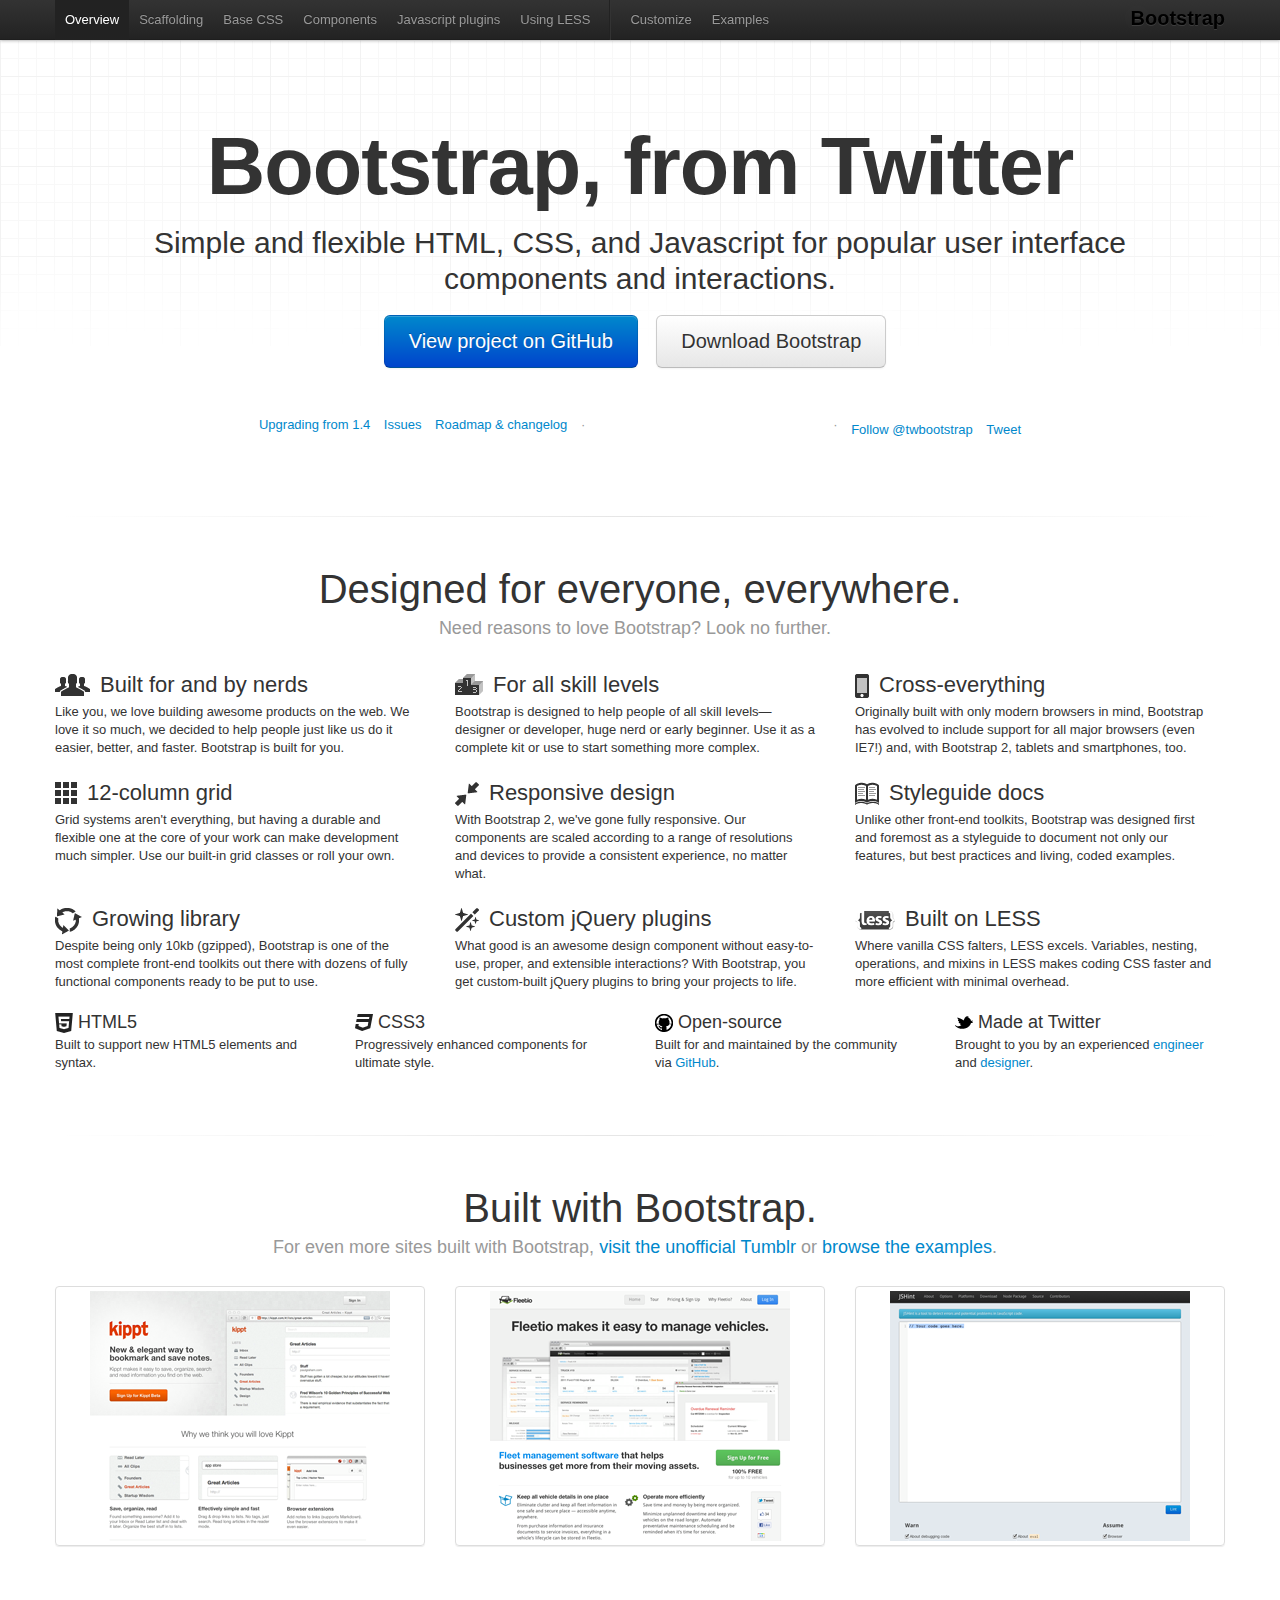
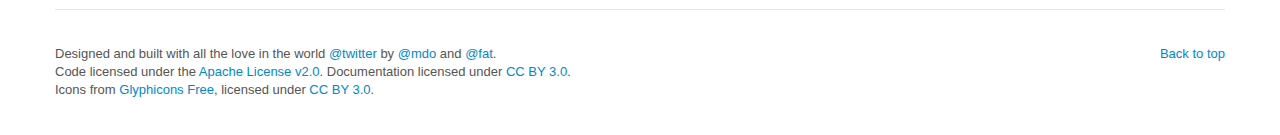
<file: docs/webpage/docs/index.html>
<!DOCTYPE html>
<html lang="en">
  <head>
    <meta charset="utf-8">
    <title>Bootstrap, from Twitter</title>
    <meta name="viewport" content="width=device-width, initial-scale=1.0">
    <meta name="description" content="">
    <meta name="author" content="">

    <!-- Le styles -->
    <link href="assets/css/bootstrap.css" rel="stylesheet">
    <link href="assets/css/bootstrap-responsive.css" rel="stylesheet">
    <link href="assets/css/docs.css" rel="stylesheet">
    <link href="assets/js/google-code-prettify/prettify.css" rel="stylesheet">

    <!-- Le HTML5 shim, for IE6-8 support of HTML5 elements -->
    <!--[if lt IE 9]>
      <script src="http://html5shim.googlecode.com/svn/trunk/html5.js"></script>
    <![endif]-->

    <!-- Le fav and touch icons -->
    <link rel="shortcut icon" href="assets/ico/favicon.ico">
    <link rel="apple-touch-icon" href="assets/ico/apple-touch-icon.png">
    <link rel="apple-touch-icon" sizes="72x72" href="assets/ico/apple-touch-icon-72x72.png">
    <link rel="apple-touch-icon" sizes="114x114" href="assets/ico/apple-touch-icon-114x114.png">
  </head>

  <body data-spy="scroll" data-target=".subnav" data-offset="50">


  <!-- Navbar
    ================================================== -->
    <div class="navbar navbar-fixed-top">
      <div class="navbar-inner">
        <div class="container">
          <a class="btn btn-navbar" data-toggle="collapse" data-target=".nav-collapse">
            <span class="icon-bar"></span>
            <span class="icon-bar"></span>
            <span class="icon-bar"></span>
          </a>
          <a class="brand" href="./index.html">Bootstrap</a>
          <div class="nav-collapse">
            <ul class="nav">
              <li class="active">
                <a href="./index.html">Overview</a>
              </li>
              <li class="">
                <a href="./scaffolding.html">Scaffolding</a>
              </li>
              <li class="">
                <a href="./base-css.html">Base CSS</a>
              </li>
              <li class="">
                <a href="./components.html">Components</a>
              </li>
              <li class="">
                <a href="./javascript.html">Javascript plugins</a>
              </li>
              <li class="">
                <a href="./less.html">Using LESS</a>
              </li>
              <li class="divider-vertical"></li>
              <li class="">
                <a href="./download.html">Customize</a>
              </li>
              <li class="">
                <a href="./examples.html">Examples</a>
              </li>
            </ul>
          </div>
        </div>
      </div>
    </div>

    <div class="container">

<!-- Masthead
================================================== -->
<header class="jumbotron masthead">
  <div class="inner">
    <h1>Bootstrap, from Twitter</h1>
    <p>Simple and flexible HTML, CSS, and Javascript for popular user interface components and interactions.</p>
    <p class="download-info">
      <a href="https://github.com/twitter/bootstrap/" class="btn btn-primary btn-large">View project on GitHub</a>
      <a href="assets/bootstrap.zip" class="btn btn-large">Download Bootstrap</a>
    </p>
  </div>

  <ul class="quick-links">
    <li><a href="./upgrading.html">Upgrading from 1.4</a></li>
    <li><a href="https://github.com/twitter/bootstrap/issues?state=open">Issues</a></li>
    <li><a href="https://github.com/twitter/bootstrap/wiki">Roadmap &amp; changelog</a></li>
    <li class="divider">&middot;</li>
    <li>
      <iframe class="github-btn" src="http://markdotto.github.com/github-buttons/github-btn.html?user=twitter&repo=bootstrap&type=watch&count=true" allowtransparency="true" frameborder="0" scrolling="0" width="112px" height="20px"></iframe>
    </li>
    <li>
      <iframe class="github-btn" src="http://markdotto.github.com/github-buttons/github-btn.html?user=twitter&repo=bootstrap&type=fork&count=true" allowtransparency="true" frameborder="0" scrolling="0" width="95px" height="20px"></iframe>
    </li>
    <li class="divider">&middot;</li>
    <li class="follow-btn">
      <a href="https://twitter.com/twbootstrap" class="twitter-follow-button" data-width="225px" data-link-color="#0069D6" data-show-count="true">Follow @twbootstrap</a>
    </li>
    <li class="tweet-btn">
      <a href="https://twitter.com/share" class="twitter-share-button" data-url="http://twitter.github.com/bootstrap/" data-count="horizontal" data-via="twbootstrap" data-related="mdo:Creator of Twitter Bootstrap">Tweet</a>
    </li>
  </ul>
</header>

<hr class="soften">

<div class="marketing">
  <h1>Designed for everyone, everywhere.</h1>
  <p class="marketing-byline">Need reasons to love Bootstrap? Look no further.</p>
  <div class="row">
    <div class="span4">
      <img class="bs-icon" src="assets/img/glyphicons/glyphicons_042_group.png">
      <h2>Built for and by nerds</h2>
      <p>Like you, we love building awesome products on the web. We love it so much, we decided to help people just like us do it easier, better, and faster. Bootstrap is built for you.</p>
    </div>
    <div class="span4">
      <img class="bs-icon" src="assets/img/glyphicons/glyphicons_079_podium.png">
      <h2>For all skill levels</h2>
      <p>Bootstrap is designed to help people of all skill levels&mdash;designer or developer, huge nerd or early beginner. Use it as a complete kit or use to start something more complex.</p>
    </div>
    <div class="span4">
      <img class="bs-icon" src="assets/img/glyphicons/glyphicons_163_iphone.png">
      <h2>Cross-everything</h2>
      <p>Originally built with only modern browsers in mind, Bootstrap has evolved to include support for all major browsers (even IE7!) and, with Bootstrap 2, tablets and smartphones, too.</p>
    </div>
  </div><!--/row-->
  <div class="row">
    <div class="span4">
      <img class="bs-icon" src="assets/img/glyphicons/glyphicons_155_show_thumbnails.png">
      <h2>12-column grid</h2>
      <p>Grid systems aren't everything, but having a durable and flexible one at the core of your work can make development much simpler. Use our built-in grid classes or roll your own.</p>
    </div>
    <div class="span4">
      <img class="bs-icon" src="assets/img/glyphicons/glyphicons_214_resize_small.png">
      <h2>Responsive design</h2>
      <p>With Bootstrap 2, we've gone fully responsive. Our components are scaled according to a range of resolutions and devices to provide a consistent experience, no matter what.</p>
    </div>
    <div class="span4">
      <img class="bs-icon" src="assets/img/glyphicons/glyphicons_266_book_open.png">
      <h2>Styleguide docs</h2>
      <p>Unlike other front-end toolkits, Bootstrap was designed first and foremost as a styleguide to document not only our features, but best practices and living, coded examples.</p>
    </div>
  </div><!--/row-->
  <div class="row">
    <div class="span4">
      <img class="bs-icon" src="assets/img/glyphicons/glyphicons_082_roundabout.png">
      <h2>Growing library</h2>
      <p>Despite being only 10kb (gzipped), Bootstrap is one of the most complete front-end toolkits out there with dozens of fully functional components ready to be put to use.</p>
    </div>
    <div class="span4">
      <img class="bs-icon" src="assets/img/glyphicons/glyphicons_009_magic.png">
      <h2>Custom jQuery plugins</h2>
      <p>What good is an awesome design component without easy-to-use, proper, and extensible interactions? With Bootstrap, you get custom-built jQuery plugins to bring your projects to life.</p>
    </div>
    <div class="span4">
      <img class="bs-icon" src="assets/img/less-small.png">
      <h2>Built on LESS</h2>
      <p>Where vanilla CSS falters, LESS excels. Variables, nesting, operations, and mixins in LESS makes coding CSS faster and more efficient with minimal overhead.</p>
    </div>
  </div><!--/row-->
  <div class="row">
    <div class="span3">
      <img class="small-bs-icon" src="assets/img/icon-html5.png">
      <h3>HTML5</h3>
      <p>Built to support new HTML5 elements and syntax.</p>
    </div>
    <div class="span3">
      <img class="small-bs-icon" src="assets/img/icon-css3.png">
      <h3>CSS3</h3>
      <p>Progressively enhanced components for ultimate style.</p>
    </div>
    <div class="span3">
      <img class="small-bs-icon" src="assets/img/icon-github.png">
      <h3>Open-source</h3>
      <p>Built for and maintained by the community via <a href="https://github.com">GitHub</a>.</p>
    </div>
    <div class="span3">
      <img class="small-bs-icon" src="assets/img/icon-twitter.png">
      <h3>Made at Twitter</h3>
      <p>Brought to you by an experienced <a href="http://twitter.com/fat">engineer</a> and <a href="http://twitter.com/mdo">designer</a>.</p>
    </div>
  </div><!--/row-->

  <hr class="soften">

  <h1>Built with Bootstrap.</h1>
  <p class="marketing-byline">For even more sites built with Bootstrap, <a href="http://builtwithbootstrap.tumblr.com/" target="_blank">visit the unofficial Tumblr</a> or <a href="./examples.html">browse the examples</a>.</p>
  <ul class="thumbnails example-sites">
    <li class="span4">
      <a class="thumbnail" href="http://kippt.com/" target="_blank">
        <img src="assets/img/example-sites/kippt.png" alt="Kippt">
      </a>
    </li>
    <li class="span4">
      <a class="thumbnail" href="http://www.fleetio.com/" target="_blank">
        <img src="assets/img/example-sites/fleetio.png" alt="Fleetio">
      </a>
    </li>
    <li class="span4">
      <a class="thumbnail" href="http://www.jshint.com/" target="_blank">
        <img src="assets/img/example-sites/jshint.png" alt="JS Hint">
      </a>
    </li>
  </ul>

</div><!-- /.marketing -->

     <!-- Footer
      ================================================== -->
      <footer class="footer">
        <p class="pull-right"><a href="#">Back to top</a></p>
        <p>Designed and built with all the love in the world <a href="http://twitter.com/twitter" target="_blank">@twitter</a> by <a href="http://twitter.com/mdo" target="_blank">@mdo</a> and <a href="http://twitter.com/fat" target="_blank">@fat</a>.</p>
        <p>Code licensed under the <a href="http://www.apache.org/licenses/LICENSE-2.0" target="_blank">Apache License v2.0</a>. Documentation licensed under <a href="http://creativecommons.org/licenses/by/3.0/">CC BY 3.0</a>.</p>
        <p>Icons from <a href="http://glyphicons.com">Glyphicons Free</a>, licensed under <a href="http://creativecommons.org/licenses/by/3.0/">CC BY 3.0</a>.</p>
      </footer>

    </div><!-- /container -->



    <!-- Le javascript
    ================================================== -->
    <!-- Placed at the end of the document so the pages load faster -->
    <script type="text/javascript" src="http://platform.twitter.com/widgets.js"></script>
    <script src="assets/js/jquery.js"></script>
    <script src="assets/js/google-code-prettify/prettify.js"></script>
    <script src="assets/js/bootstrap-transition.js"></script>
    <script src="assets/js/bootstrap-alert.js"></script>
    <script src="assets/js/bootstrap-modal.js"></script>
    <script src="assets/js/bootstrap-dropdown.js"></script>
    <script src="assets/js/bootstrap-scrollspy.js"></script>
    <script src="assets/js/bootstrap-tab.js"></script>
    <script src="assets/js/bootstrap-tooltip.js"></script>
    <script src="assets/js/bootstrap-popover.js"></script>
    <script src="assets/js/bootstrap-button.js"></script>
    <script src="assets/js/bootstrap-collapse.js"></script>
    <script src="assets/js/bootstrap-carousel.js"></script>
    <script src="assets/js/bootstrap-typeahead.js"></script>
    <script src="assets/js/application.js"></script>


  </body>
</html>
</file>
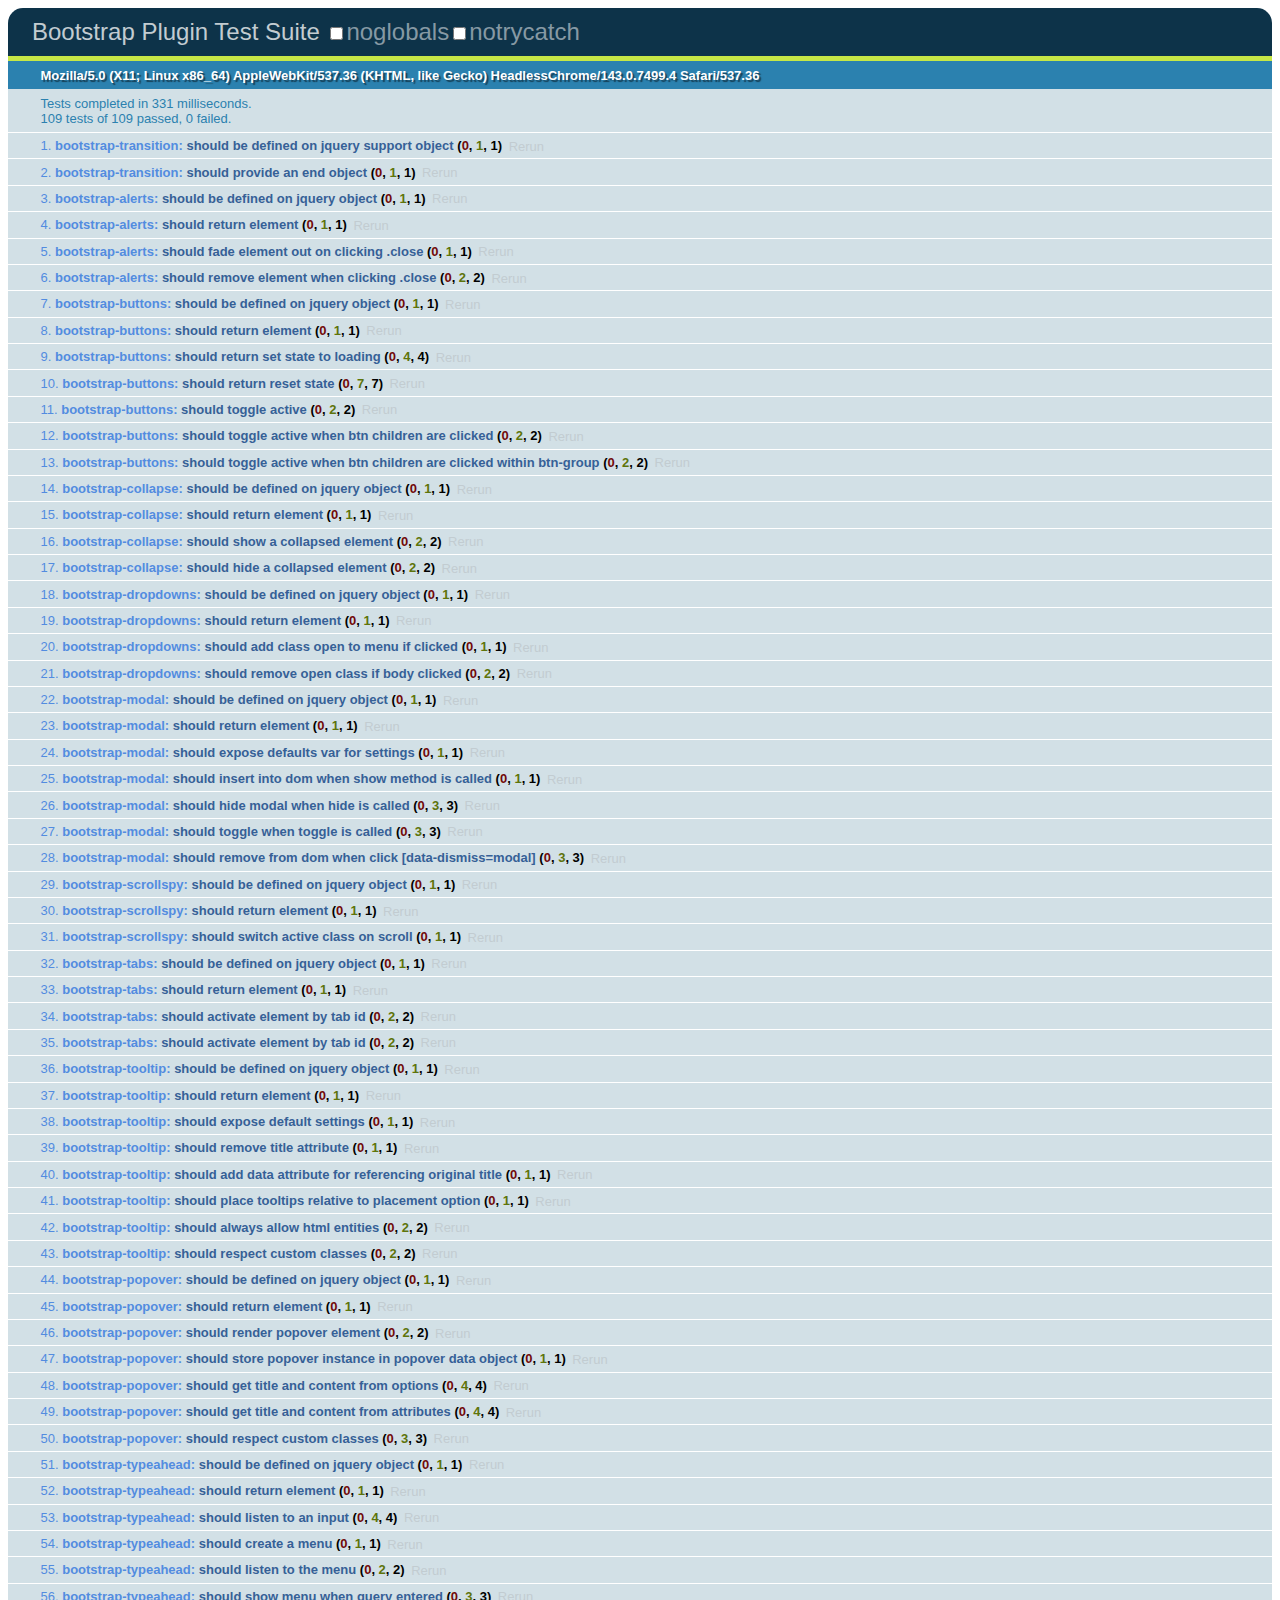
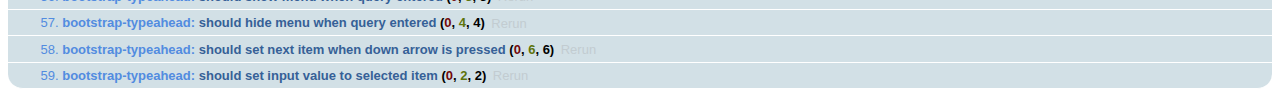
<file: docs/webpage/js/tests/index.html>
<!DOCTYPE HTML>
<html>
<head>
  <title>Bootstrap Plugin Test Suite</title>

  <!-- jquery -->
  <!--<script src="http://code.jquery.com/jquery-1.7.min.js"></script>-->
  <script src="vendor/jquery.js"></script>

  <!-- qunit -->
  <link rel="stylesheet" href="vendor/qunit.css" type="text/css" media="screen" />
  <script src="vendor/qunit.js"></script>

  <!--  plugin sources -->
  <script src="../../js/bootstrap-transition.js"></script>
  <script src="../../js/bootstrap-alert.js"></script>
  <script src="../../js/bootstrap-button.js"></script>
  <script src="../../js/bootstrap-collapse.js"></script>
  <script src="../../js/bootstrap-dropdown.js"></script>
  <script src="../../js/bootstrap-modal.js"></script>
  <script src="../../js/bootstrap-scrollspy.js"></script>
  <script src="../../js/bootstrap-tab.js"></script>
  <script src="../../js/bootstrap-tooltip.js"></script>
  <script src="../../js/bootstrap-popover.js"></script>
  <script src="../../js/bootstrap-typeahead.js"></script>

  <!-- unit tests -->
  <script src="unit/bootstrap-transition.js"></script>
  <script src="unit/bootstrap-alert.js"></script>
  <script src="unit/bootstrap-button.js"></script>
  <script src="unit/bootstrap-collapse.js"></script>
  <script src="unit/bootstrap-dropdown.js"></script>
  <script src="unit/bootstrap-modal.js"></script>
  <script src="unit/bootstrap-scrollspy.js"></script>
  <script src="unit/bootstrap-tab.js"></script>
  <script src="unit/bootstrap-tooltip.js"></script>
  <script src="unit/bootstrap-popover.js"></script>
  <script src="unit/bootstrap-typeahead.js"></script>

<body>
  <div>
    <h1 id="qunit-header">Bootstrap Plugin Test Suite</h1>
    <h2 id="qunit-banner"></h2>
    <h2 id="qunit-userAgent"></h2>
    <ol id="qunit-tests"></ol>
    <div id="qunit-fixture"></div>
  </div>
</body>
</html>
</file>
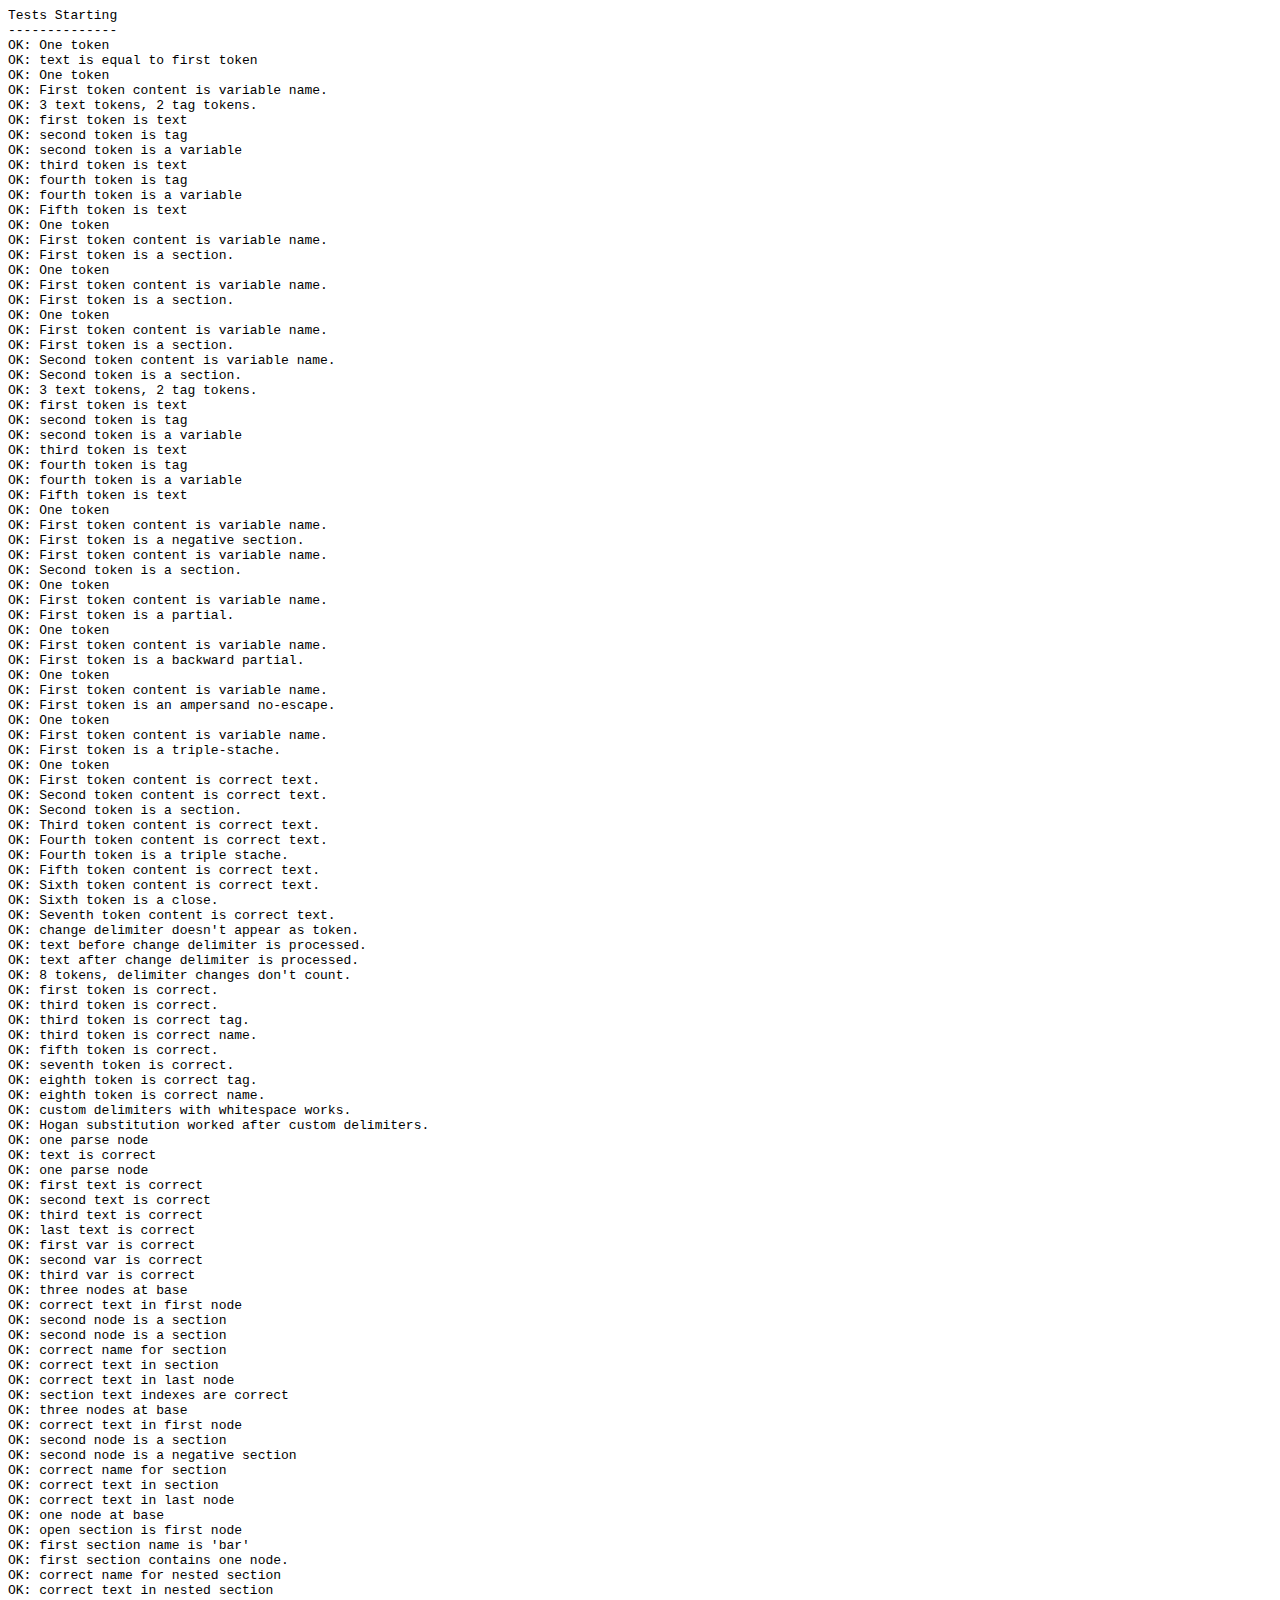
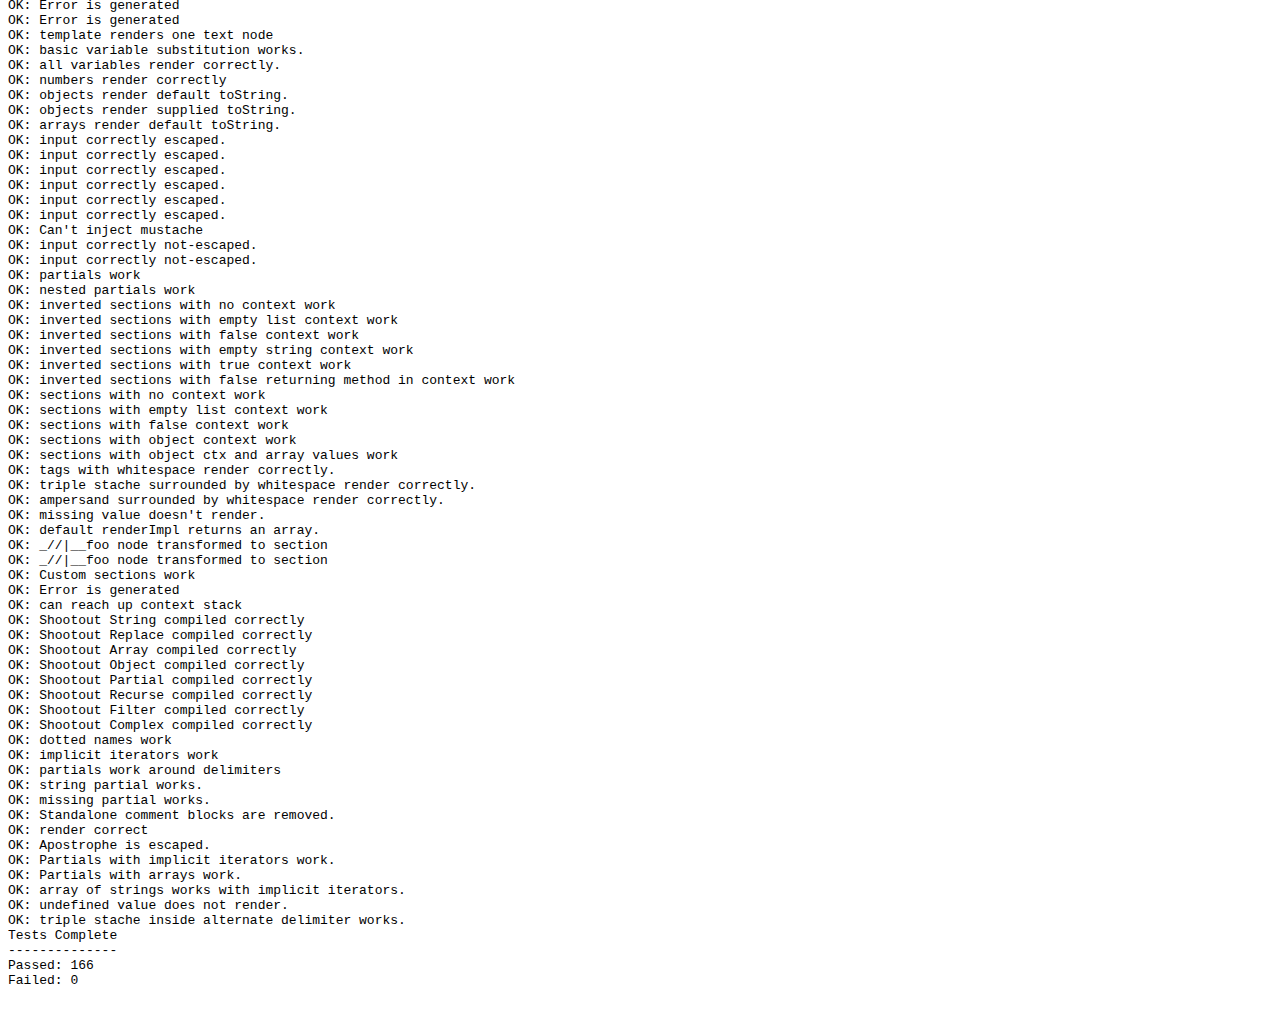
<file: docs/webpage/docs/build/node_modules/hogan.js/test/index.html>
<html>
<head>
	<title>test</title>
	<script src="https://raw.github.com/douglascrockford/JSON-js/master/json2.js"></script>
</head>
<body>
  <code id="console"></code>
  <script>var Hogan = {};</script>
  <script src="../lib/template.js"></script>
  <script src="../lib/compiler.js"></script>
  <script src="./index.js"></script>
</body>
</html>
</file>
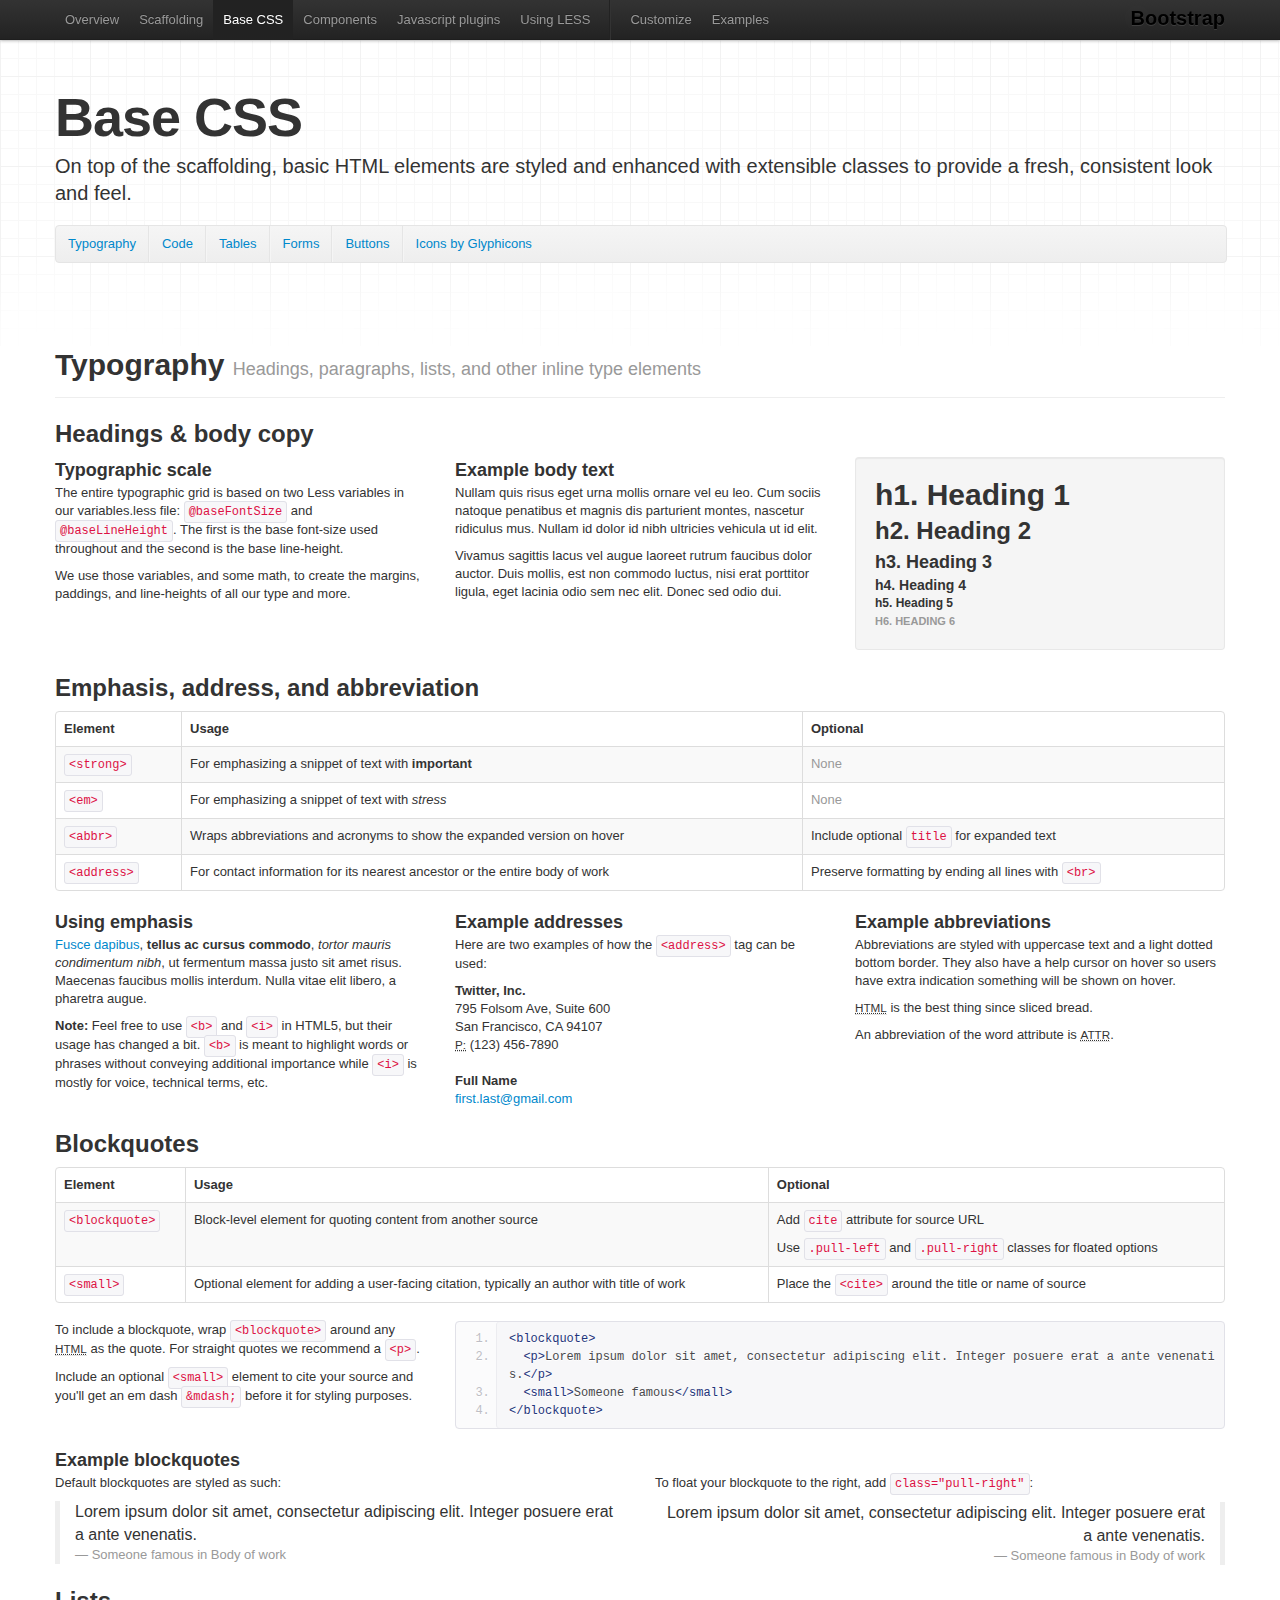
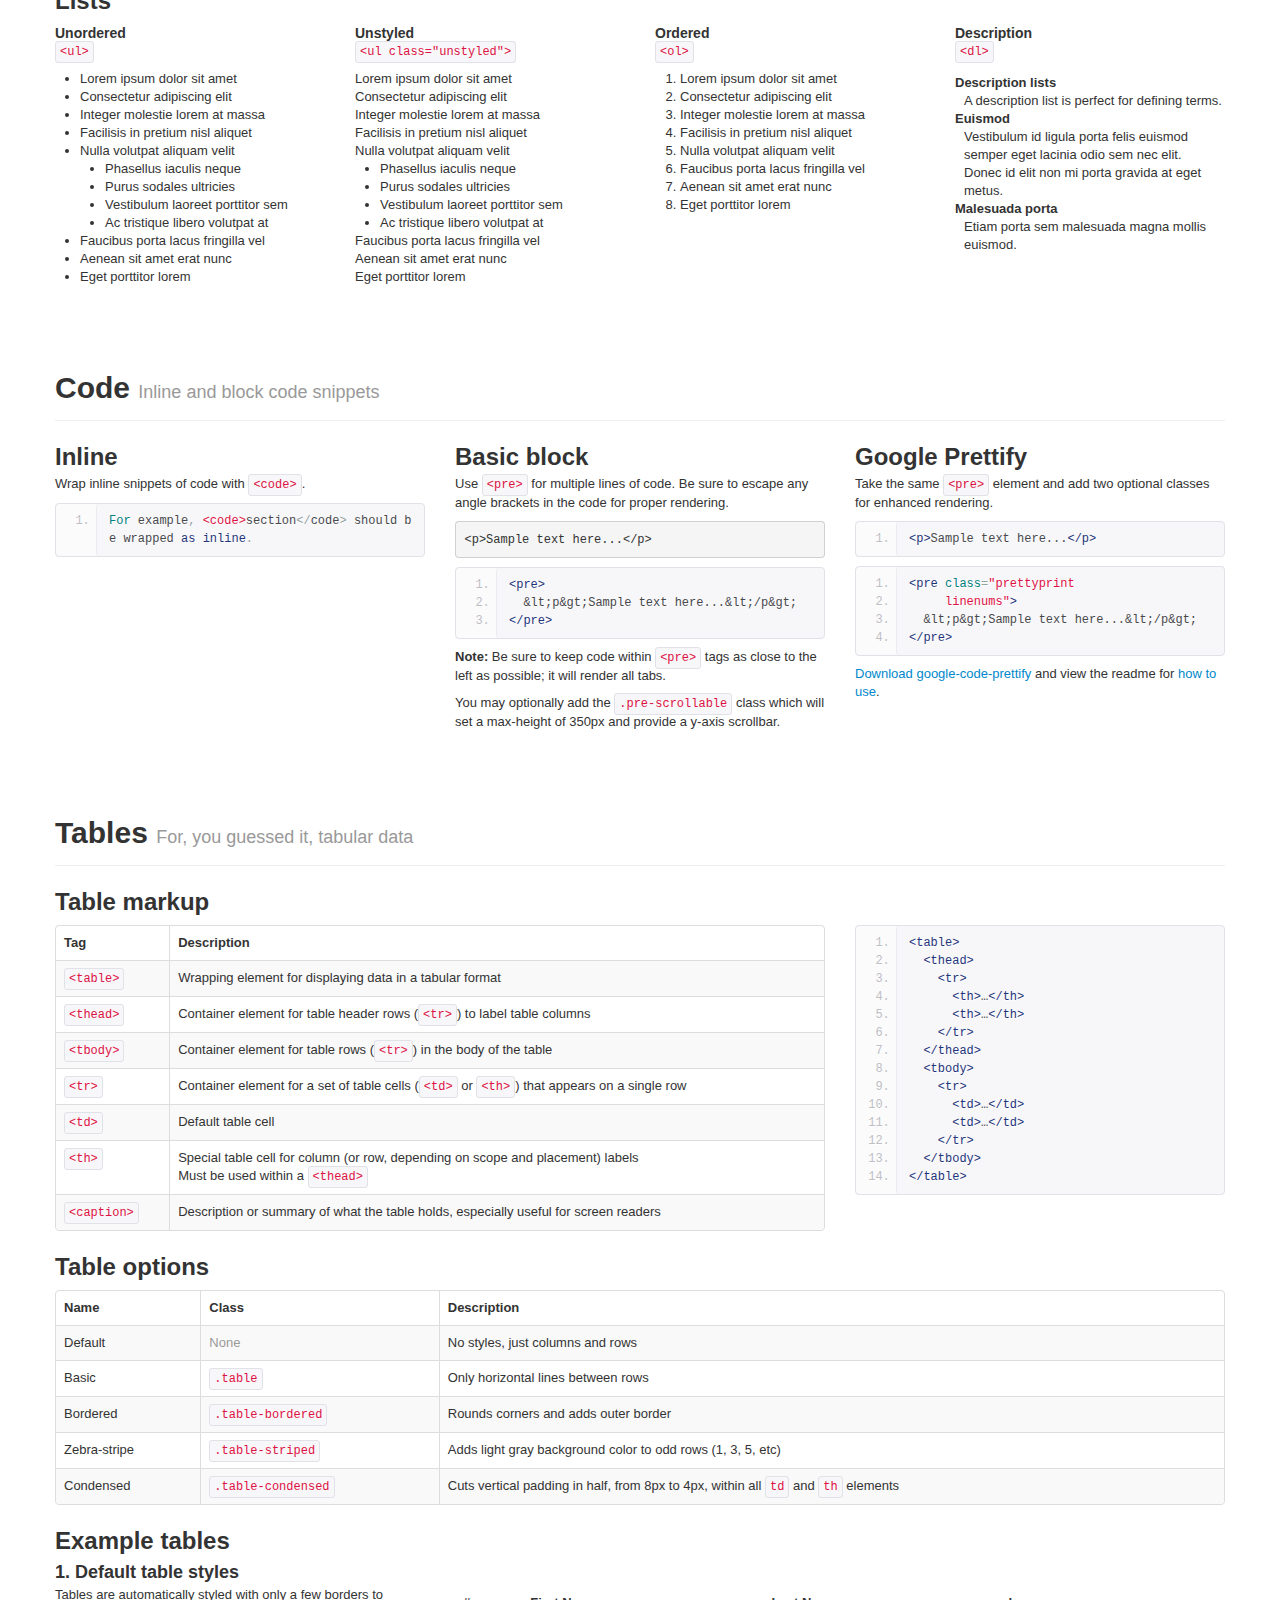
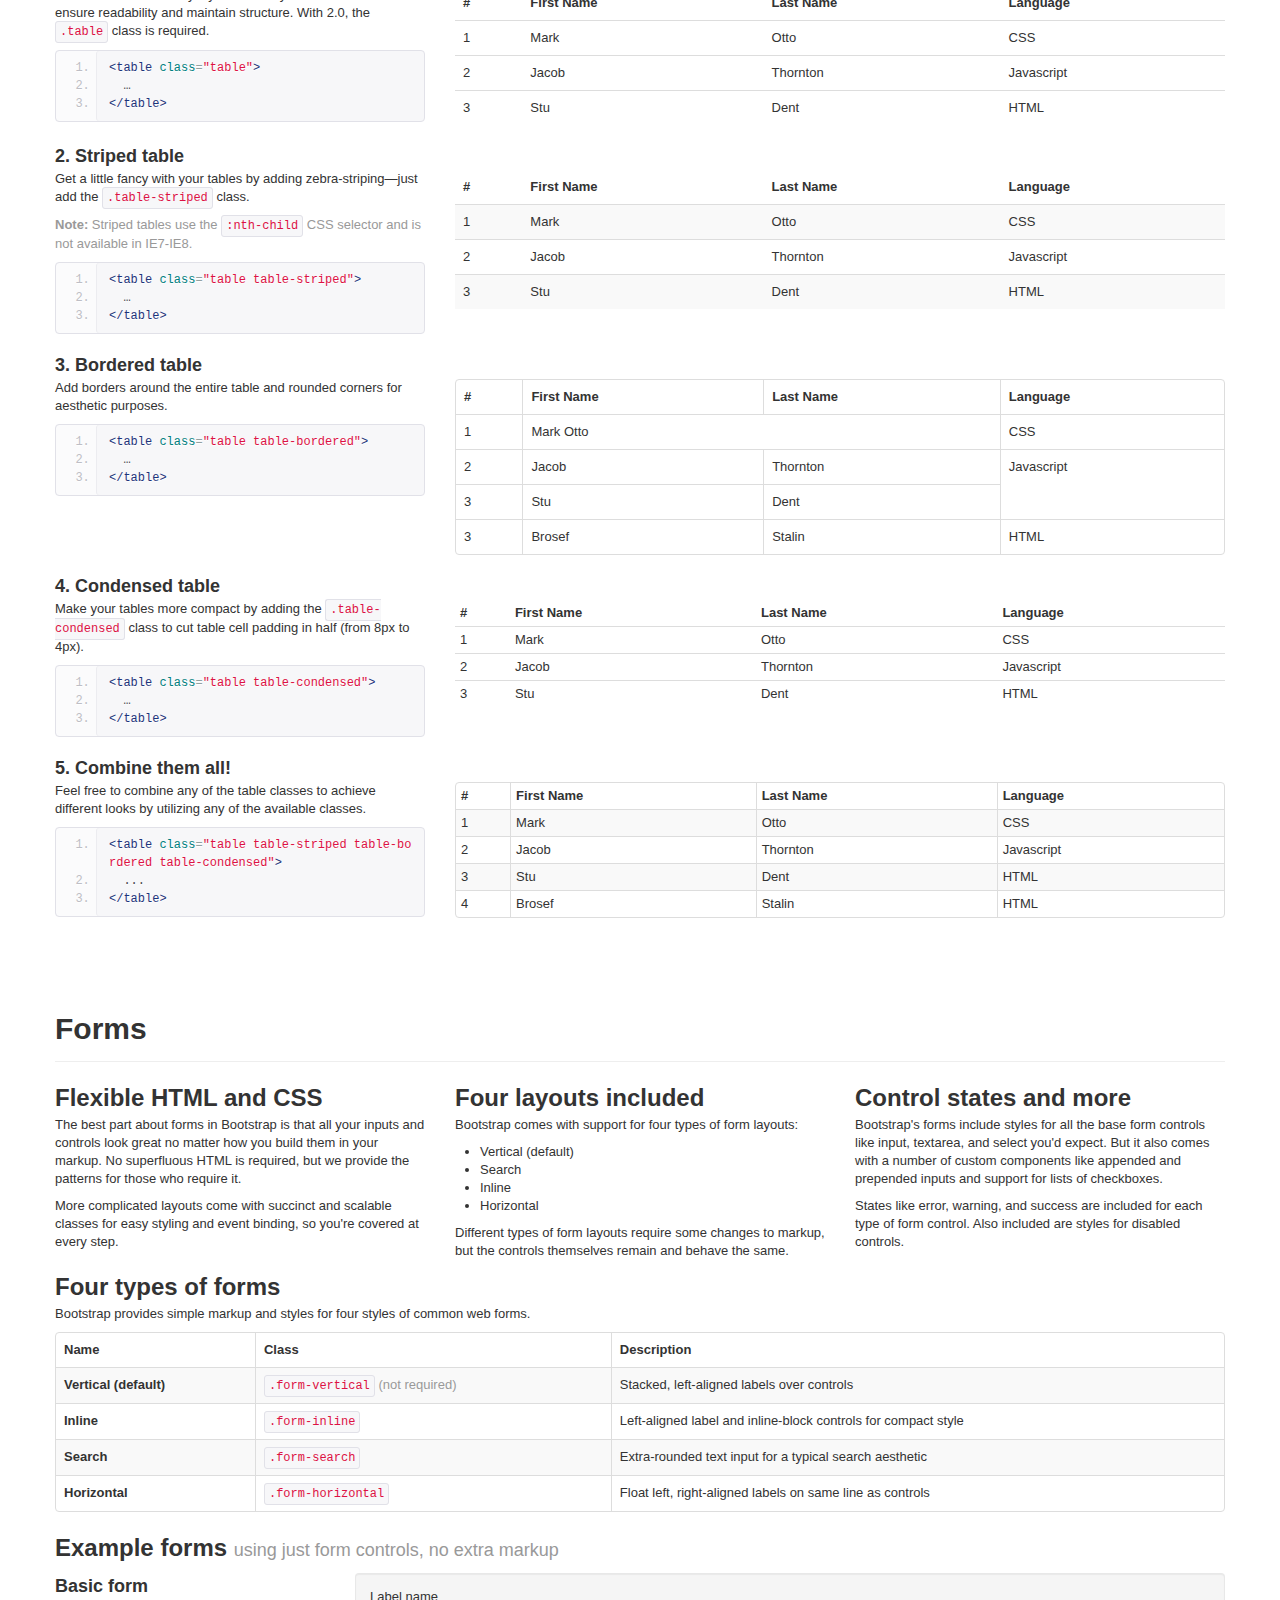
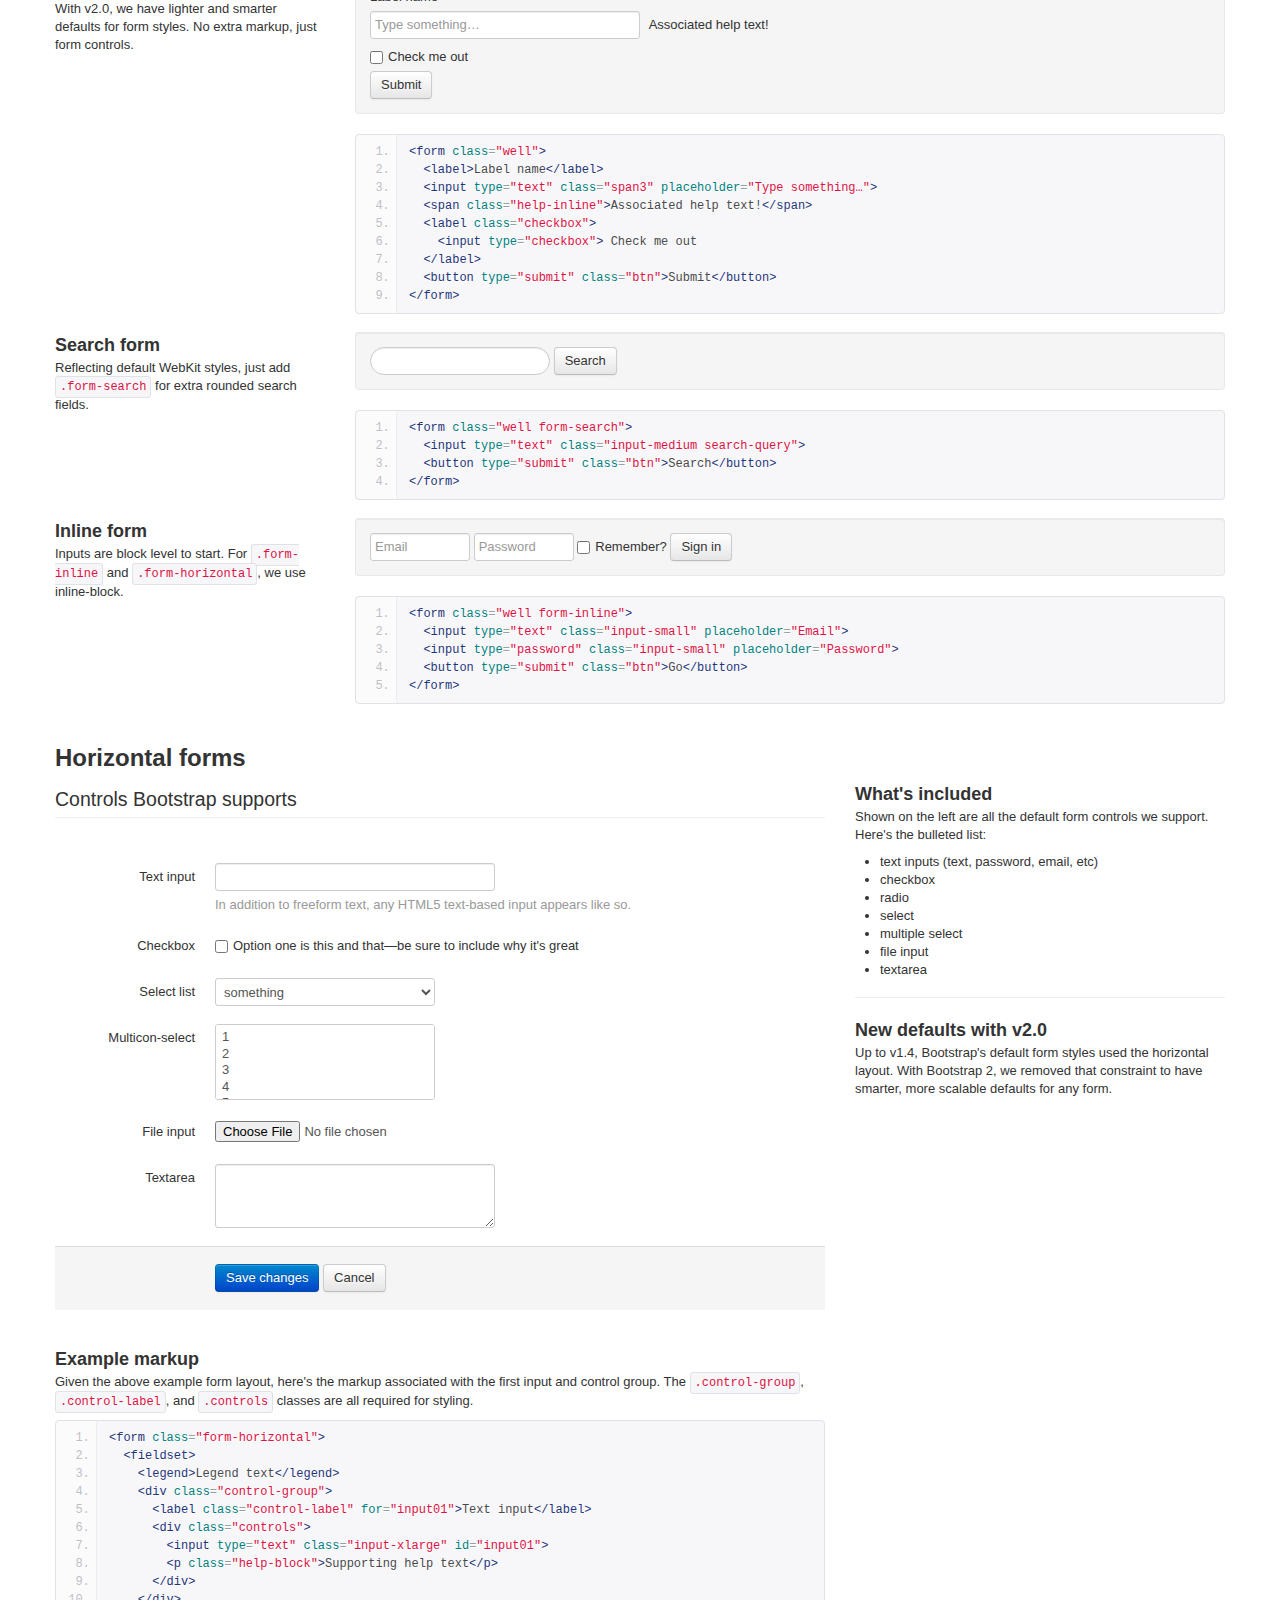
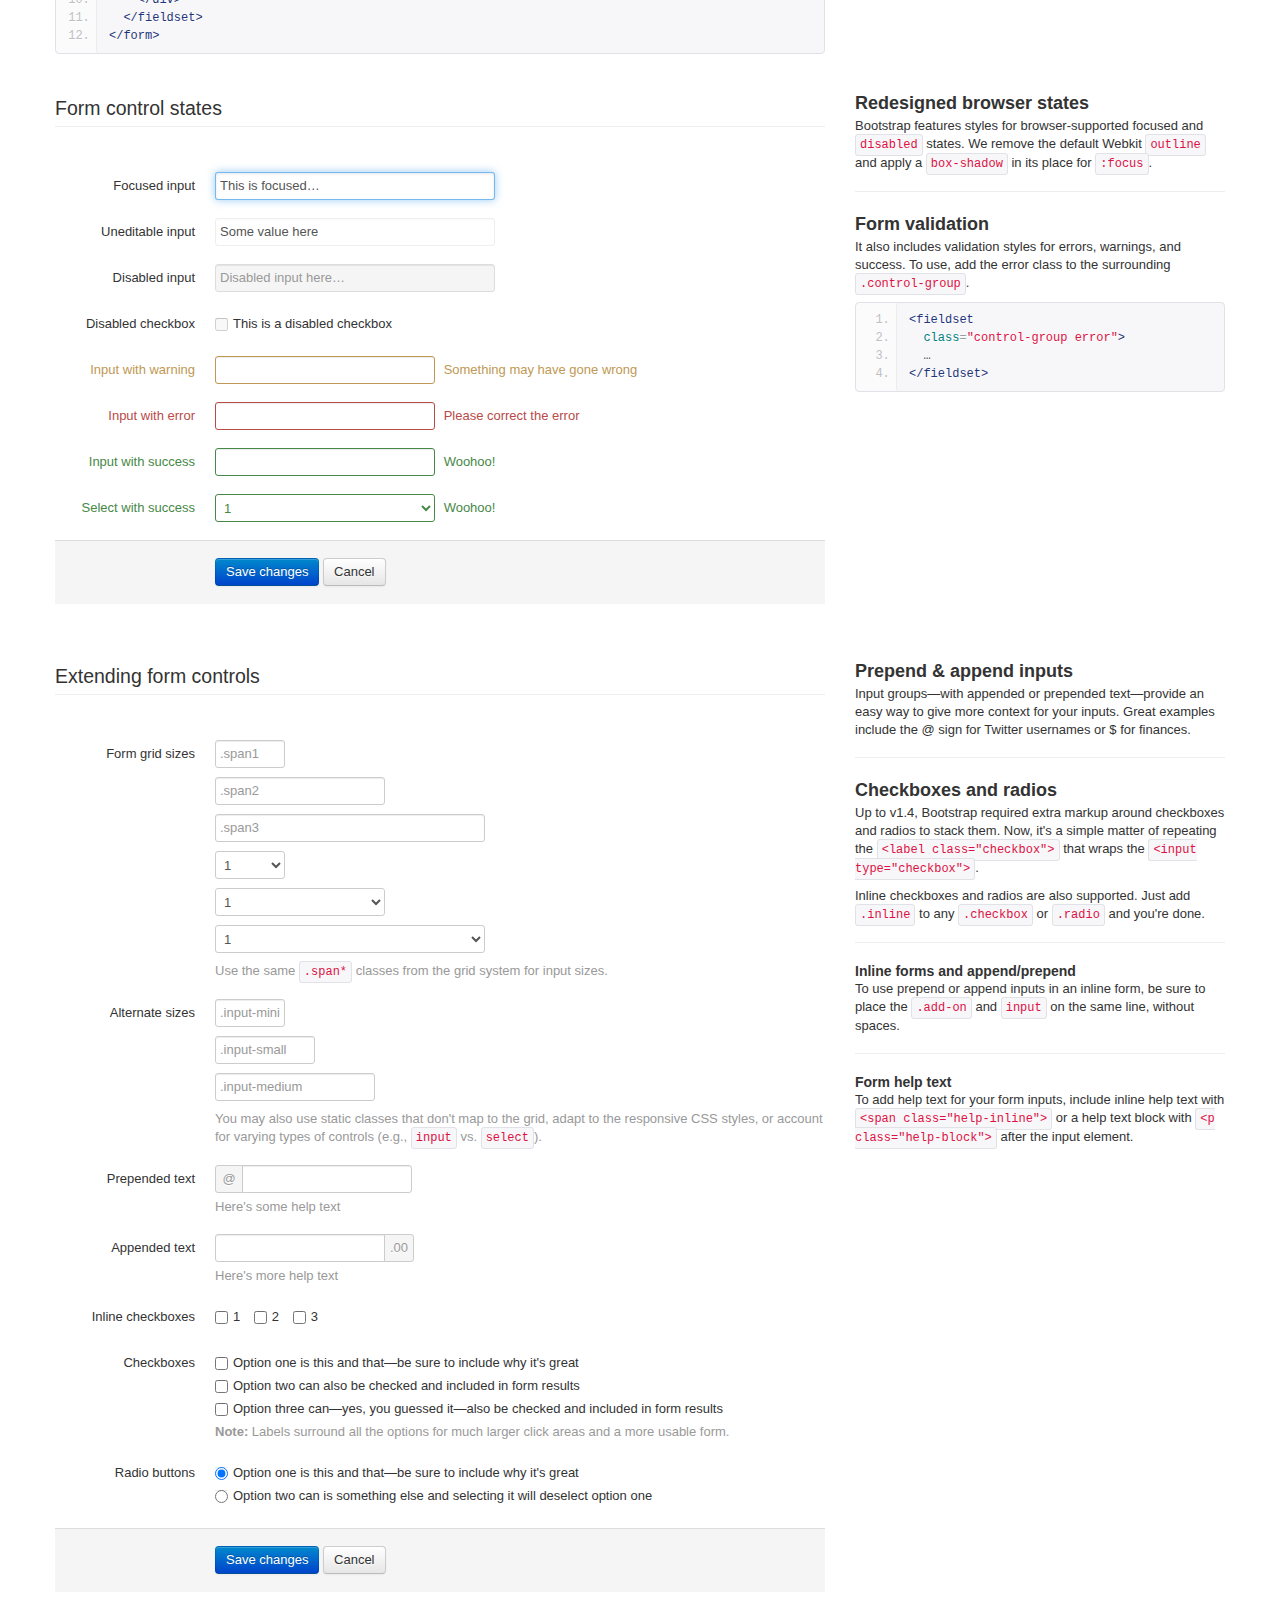
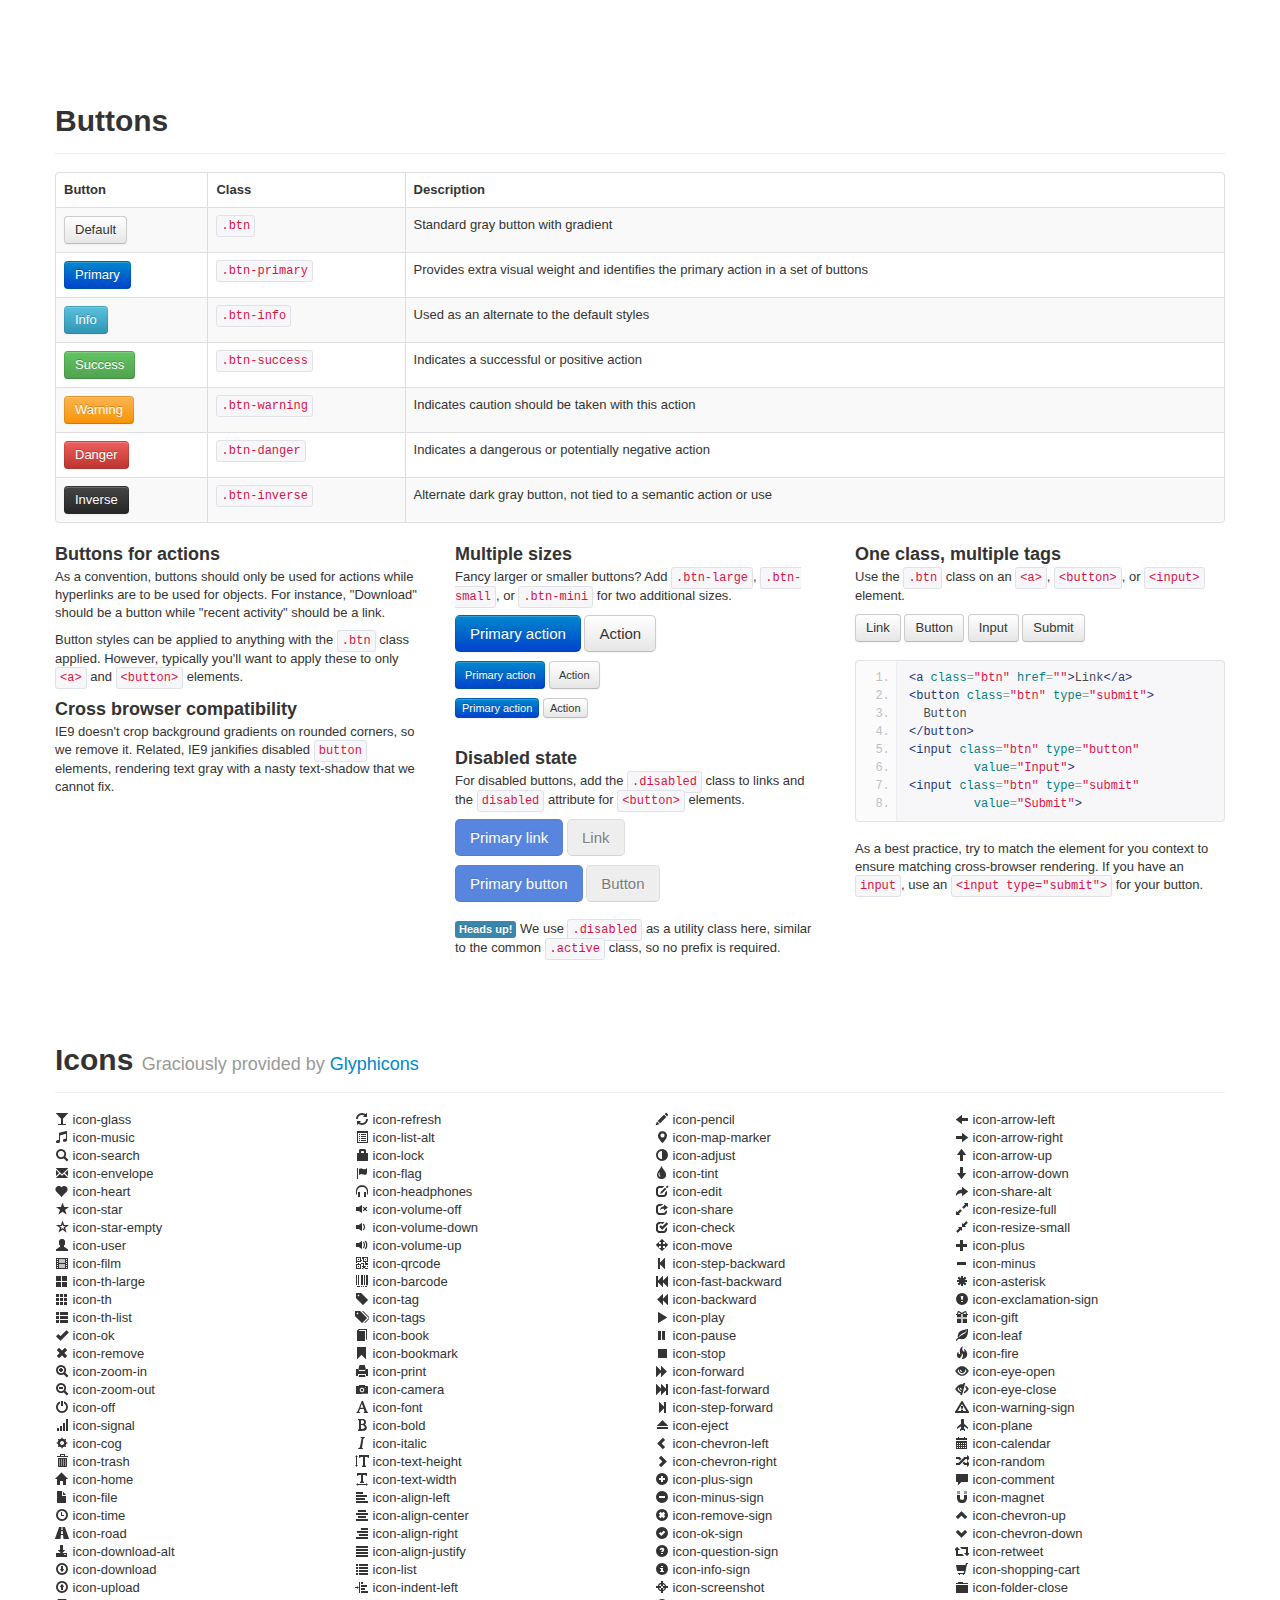
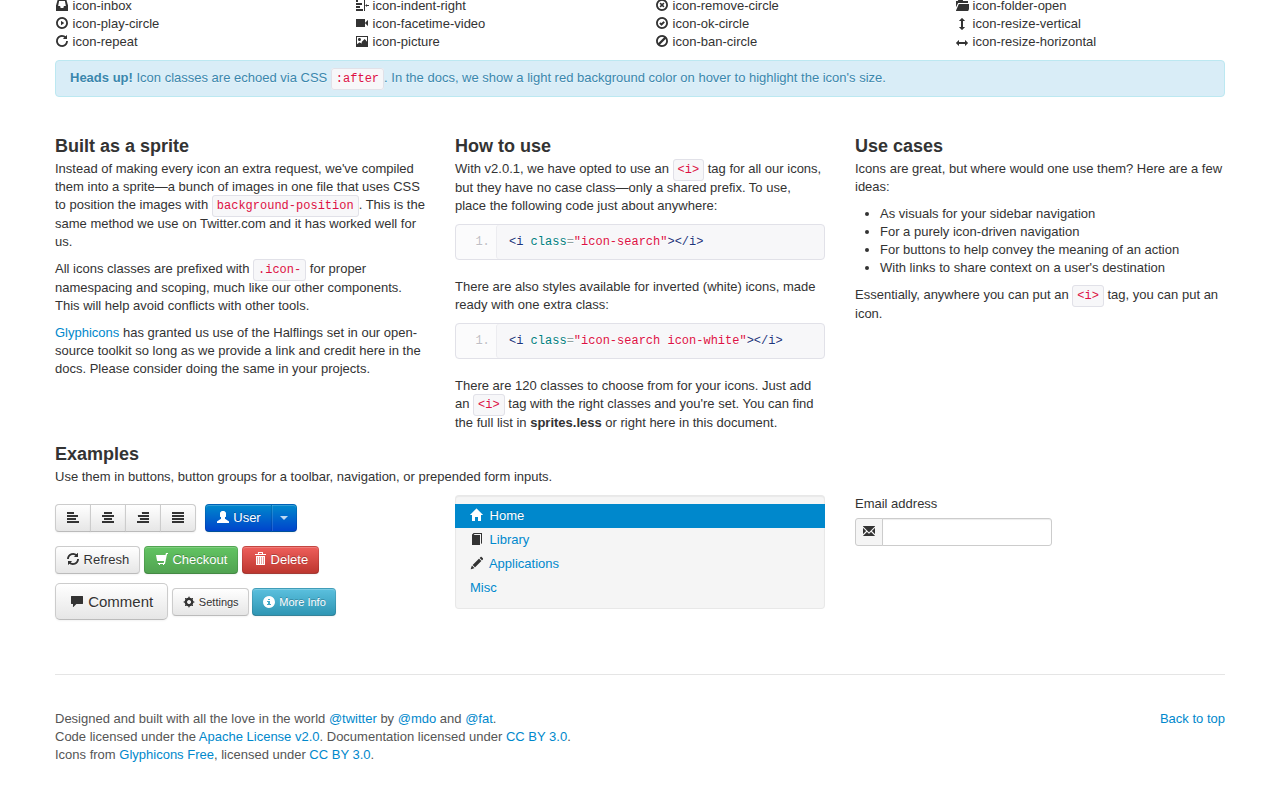
<file: docs/webpage/docs/base-css.html>
<!DOCTYPE html>
<html lang="en">
  <head>
    <meta charset="utf-8">
    <title>Bootstrap, from Twitter</title>
    <meta name="viewport" content="width=device-width, initial-scale=1.0">
    <meta name="description" content="">
    <meta name="author" content="">

    <!-- Le styles -->
    <link href="assets/css/bootstrap.css" rel="stylesheet">
    <link href="assets/css/bootstrap-responsive.css" rel="stylesheet">
    <link href="assets/css/docs.css" rel="stylesheet">
    <link href="assets/js/google-code-prettify/prettify.css" rel="stylesheet">

    <!-- Le HTML5 shim, for IE6-8 support of HTML5 elements -->
    <!--[if lt IE 9]>
      <script src="http://html5shim.googlecode.com/svn/trunk/html5.js"></script>
    <![endif]-->

    <!-- Le fav and touch icons -->
    <link rel="shortcut icon" href="assets/ico/favicon.ico">
    <link rel="apple-touch-icon" href="assets/ico/apple-touch-icon.png">
    <link rel="apple-touch-icon" sizes="72x72" href="assets/ico/apple-touch-icon-72x72.png">
    <link rel="apple-touch-icon" sizes="114x114" href="assets/ico/apple-touch-icon-114x114.png">
  </head>

  <body data-spy="scroll" data-target=".subnav" data-offset="50">


  <!-- Navbar
    ================================================== -->
    <div class="navbar navbar-fixed-top">
      <div class="navbar-inner">
        <div class="container">
          <a class="btn btn-navbar" data-toggle="collapse" data-target=".nav-collapse">
            <span class="icon-bar"></span>
            <span class="icon-bar"></span>
            <span class="icon-bar"></span>
          </a>
          <a class="brand" href="./index.html">Bootstrap</a>
          <div class="nav-collapse">
            <ul class="nav">
              <li class="">
                <a href="./index.html">Overview</a>
              </li>
              <li class="">
                <a href="./scaffolding.html">Scaffolding</a>
              </li>
              <li class="active">
                <a href="./base-css.html">Base CSS</a>
              </li>
              <li class="">
                <a href="./components.html">Components</a>
              </li>
              <li class="">
                <a href="./javascript.html">Javascript plugins</a>
              </li>
              <li class="">
                <a href="./less.html">Using LESS</a>
              </li>
              <li class="divider-vertical"></li>
              <li class="">
                <a href="./download.html">Customize</a>
              </li>
              <li class="">
                <a href="./examples.html">Examples</a>
              </li>
            </ul>
          </div>
        </div>
      </div>
    </div>

    <div class="container">

<!-- Masthead
================================================== -->
<header class="jumbotron subhead" id="overview">
  <h1>Base CSS</h1>
  <p class="lead">On top of the scaffolding, basic HTML elements are styled and enhanced with extensible classes to provide a fresh, consistent look and feel.</p>
  <div class="subnav">
    <ul class="nav nav-pills">
      <li><a href="#typography">Typography</a></li>
      <li><a href="#code">Code</a></li>
      <li><a href="#tables">Tables</a></li>
      <li><a href="#forms">Forms</a></li>
      <li><a href="#buttons">Buttons</a></li>
      <li><a href="#icons">Icons by Glyphicons</a></li>
    </ul>
  </div>
</header>


<!-- Typography
================================================== -->
<section id="typography">
  <div class="page-header">
    <h1>Typography <small>Headings, paragraphs, lists, and other inline type elements</small></h1>
  </div>

  <h2>Headings &amp; body copy</h2>

  <!-- Headings & Paragraph Copy -->
  <div class="row">
    <div class="span4">
      <h3>Typographic scale</h3>
      <p>The entire typographic grid is based on two Less variables in our variables.less file: <code>@baseFontSize</code> and <code>@baseLineHeight</code>. The first is the base font-size used throughout and the second is the base line-height.</p>
      <p>We use those variables, and some math, to create the margins, paddings, and line-heights of all our type and more.</p>
    </div>
    <div class="span4">
      <h3>Example body text</h3>
      <p>Nullam quis risus eget urna mollis ornare vel eu leo. Cum sociis natoque penatibus et magnis dis parturient montes, nascetur ridiculus mus. Nullam id dolor id nibh ultricies vehicula ut id elit.</p>
      <p>Vivamus sagittis lacus vel augue laoreet rutrum faucibus dolor auctor. Duis mollis, est non commodo luctus, nisi erat porttitor ligula, eget lacinia odio sem nec elit. Donec sed odio dui.</p>
    </div>
    <div class="span4">
      <div class="well">
        <h1>h1. Heading 1</h1>
        <h2>h2. Heading 2</h2>
        <h3>h3. Heading 3</h3>
        <h4>h4. Heading 4</h4>
        <h5>h5. Heading 5</h5>
        <h6>h6. Heading 6</h6>
      </div>
    </div>
  </div>

  <!-- Misc Elements -->
  <h2>Emphasis, address, and abbreviation</h2>
  <table class="table table-bordered table-striped">
    <thead>
      <tr>
        <th>Element</th>
        <th>Usage</th>
        <th>Optional</th>
      </tr>
    </thead>
    <tbody>
      <tr>
        <td>
          <code>&lt;strong&gt;</code>
        </td>
        <td>
          For emphasizing a snippet of text with <strong>important</strong>
        </td>
        <td>
          <span class="muted">None</span>
        </td>
      </tr>
      <tr>
        <td>
          <code>&lt;em&gt;</code>
        </td>
        <td>
          For emphasizing a snippet of text with <em>stress</em>
        </td>
        <td>
          <span class="muted">None</span>
        </td>
      </tr>
      <tr>
        <td>
          <code>&lt;abbr&gt;</code>
        </td>
        <td>
          Wraps abbreviations and acronyms to show the expanded version on hover
        </td>
        <td>
          Include optional <code>title</code> for expanded text
        </td>
      </tr>
      <tr>
        <td>
          <code>&lt;address&gt;</code>
        </td>
        <td>
          For contact information for its nearest ancestor or the entire body of work
        </td>
        <td>
          Preserve formatting by ending all lines with <code>&lt;br&gt;</code>
        </td>
      </tr>
    </tbody>
  </table>

  <div class="row">
    <div class="span4">
      <h3>Using emphasis</h3>
      <p><a href="#">Fusce dapibus</a>, <strong>tellus ac cursus commodo</strong>, <em>tortor mauris condimentum nibh</em>, ut fermentum massa justo sit amet risus. Maecenas faucibus mollis interdum. Nulla vitae elit libero, a pharetra augue.</p>
      <p><strong>Note:</strong> Feel free to use <code>&lt;b&gt;</code> and <code>&lt;i&gt;</code> in HTML5, but their usage has changed a bit. <code>&lt;b&gt;</code> is meant to highlight words or phrases without conveying additional importance while <code>&lt;i&gt;</code> is mostly for voice, technical terms, etc.</p>
    </div>
    <div class="span4">
      <h3>Example addresses</h3>
      <p>Here are two examples of how the <code>&lt;address&gt;</code> tag can be used:</p>
      <address>
        <strong>Twitter, Inc.</strong><br>
        795 Folsom Ave, Suite 600<br>
        San Francisco, CA 94107<br>
        <abbr title="Phone">P:</abbr> (123) 456-7890
      </address>
      <address>
        <strong>Full Name</strong><br>
        <a href="mailto:#">first.last@gmail.com</a>
      </address>
    </div>
    <div class="span4">
      <h3>Example abbreviations</h3>
      <p>Abbreviations are styled with uppercase text and a light dotted bottom border. They also have a help cursor on hover so users have extra indication something will be shown on hover.</p>
      <p><abbr title="HyperText Markup Language">HTML</abbr> is the best thing since sliced bread.</p>
      <p>An abbreviation of the word attribute is <abbr title="attribute">attr</abbr>.</p>
    </div>
  </div>


  <!-- Blockquotes -->
  <h2>Blockquotes</h2>
  <table class="table table-bordered table-striped">
    <thead>
      <tr>
        <th>Element</th>
        <th>Usage</th>
        <th>Optional</th>
      </tr>
    </thead>
    <tbody>
      <tr>
        <td>
          <code>&lt;blockquote&gt;</code>
        </td>
        <td>
          Block-level element for quoting content from another source
        </td>
        <td>
          <p>Add <code>cite</code> attribute for source URL</p>
          Use <code>.pull-left</code> and <code>.pull-right</code> classes for floated options
        </td>
      </tr>
      <tr>
        <td>
          <code>&lt;small&gt;</code>
        </td>
        <td>
          Optional element for adding a user-facing citation, typically an author with title of work
        </td>
        <td>
          Place the <code>&lt;cite&gt;</code> around the title or name of source
        </td>
      </tr>
    </tbody>
  </table>
  <div class="row">
    <div class="span4">
      <p>To include a blockquote, wrap <code>&lt;blockquote&gt;</code> around any <abbr title="HyperText Markup Language">HTML</abbr> as the quote. For straight quotes we recommend a <code>&lt;p&gt;</code>.</p>
      <p>Include an optional <code>&lt;small&gt;</code> element to cite your source and you'll get an em dash <code>&amp;mdash;</code> before it for styling purposes.</p>
    </div>
    <div class="span8">
<pre class="prettyprint linenums">
&lt;blockquote&gt;
  &lt;p&gt;Lorem ipsum dolor sit amet, consectetur adipiscing elit. Integer posuere erat a ante venenatis.&lt;/p&gt;
  &lt;small&gt;Someone famous&lt;/small&gt;
&lt;/blockquote&gt;
</pre>
    </div>
  </div><!--/row-->

  <h3>Example blockquotes</h3>
  <div class="row">
    <div class="span6">
      <p>Default blockquotes are styled as such:</p>
      <blockquote>
        <p>Lorem ipsum dolor sit amet, consectetur adipiscing elit. Integer posuere erat a ante venenatis.</p>
        <small>Someone famous in <cite title="">Body of work</cite></small>
      </blockquote>
    </div>
    <div class="span6">
      <p>To float your blockquote to the right, add <code>class="pull-right"</code>:</p>
      <blockquote class="pull-right">
        <p>Lorem ipsum dolor sit amet, consectetur adipiscing elit. Integer posuere erat a ante venenatis.</p>
        <small>Someone famous in <cite title="">Body of work</cite></small>
      </blockquote>
    </div>
  </div>


  <!-- Lists -->
  <h2>Lists</h2>
  <div class="row">
    <div class="span3">
      <h4>Unordered</h4>
      <p><code>&lt;ul&gt;</code></p>
      <ul>
        <li>Lorem ipsum dolor sit amet</li>
        <li>Consectetur adipiscing elit</li>
        <li>Integer molestie lorem at massa</li>
        <li>Facilisis in pretium nisl aliquet</li>
        <li>Nulla volutpat aliquam velit
          <ul>
            <li>Phasellus iaculis neque</li>
            <li>Purus sodales ultricies</li>
            <li>Vestibulum laoreet porttitor sem</li>
            <li>Ac tristique libero volutpat at</li>
          </ul>
        </li>
        <li>Faucibus porta lacus fringilla vel</li>
        <li>Aenean sit amet erat nunc</li>
        <li>Eget porttitor lorem</li>
      </ul>
    </div>
    <div class="span3">
      <h4>Unstyled</h4>
      <p><code>&lt;ul class="unstyled"&gt;</code></p>
      <ul class="unstyled">
        <li>Lorem ipsum dolor sit amet</li>
        <li>Consectetur adipiscing elit</li>
        <li>Integer molestie lorem at massa</li>
        <li>Facilisis in pretium nisl aliquet</li>
        <li>Nulla volutpat aliquam velit
          <ul>
            <li>Phasellus iaculis neque</li>
            <li>Purus sodales ultricies</li>
            <li>Vestibulum laoreet porttitor sem</li>
            <li>Ac tristique libero volutpat at</li>
          </ul>
        </li>
        <li>Faucibus porta lacus fringilla vel</li>
        <li>Aenean sit amet erat nunc</li>
        <li>Eget porttitor lorem</li>
      </ul>
    </div>
    <div class="span3">
      <h4>Ordered</h4>
      <p><code>&lt;ol&gt;</code></p>
      <ol>
        <li>Lorem ipsum dolor sit amet</li>
        <li>Consectetur adipiscing elit</li>
        <li>Integer molestie lorem at massa</li>
        <li>Facilisis in pretium nisl aliquet</li>
        <li>Nulla volutpat aliquam velit</li>
        <li>Faucibus porta lacus fringilla vel</li>
        <li>Aenean sit amet erat nunc</li>
        <li>Eget porttitor lorem</li>
      </ol>
    </div>
    <div class="span3">
      <h4>Description</h4>
      <p><code>&lt;dl&gt;</code></p>
      <dl>
        <dt>Description lists</dt>
        <dd>A description list is perfect for defining terms.</dd>
        <dt>Euismod</dt>
        <dd>Vestibulum id ligula porta felis euismod semper eget lacinia odio sem nec elit.</dd>
        <dd>Donec id elit non mi porta gravida at eget metus.</dd>
        <dt>Malesuada porta</dt>
        <dd>Etiam porta sem malesuada magna mollis euismod.</dd>
      </dl>
    </div>
  </div><!-- /row -->
</section>



<!-- Code
================================================== -->
<section id="code">
  <div class="page-header">
    <h1>Code <small>Inline and block code snippets</small></h1>
  </div>
  <div class="row">
    <div class="span4">
      <h2>Inline</h2>
      <p>Wrap inline snippets of code with <code>&lt;code&gt;</code>.</p>
<pre class="prettyprint linenums">
For example, &lt;code&gt;section&lt;/code&gt; should be wrapped as inline.
</pre>
    </div><!--/span-->
    <div class="span4">
      <h2>Basic block</h2>
      <p>Use <code>&lt;pre&gt;</code> for multiple lines of code. Be sure to escape any angle brackets in the code for proper rendering.</p>
<pre>
&lt;p&gt;Sample text here...&lt;/p&gt;
</pre>
<pre class="prettyprint linenums" style="margin-bottom: 9px;">
&lt;pre&gt;
  &amp;lt;p&amp;gt;Sample text here...&amp;lt;/p&amp;gt;
&lt;/pre&gt;
</pre>
      <p><strong>Note:</strong> Be sure to keep code within <code>&lt;pre&gt;</code> tags as close to the left as possible; it will render all tabs.</p>
      <p>You may optionally add the <code>.pre-scrollable</code> class which will set a max-height of 350px and provide a y-axis scrollbar.</p>
    </div><!--/span-->
    <div class="span4">
      <h2>Google Prettify</h2>
      <p>Take the same <code>&lt;pre&gt;</code> element and add two optional classes for enhanced rendering.</p>
<pre class="prettyprint linenums" style="margin-bottom: 9px;">
&lt;p&gt;Sample text here...&lt;/p&gt;
</pre>
<pre class="prettyprint linenums" style="margin-bottom: 9px;">
&lt;pre class="prettyprint
     linenums"&gt;
  &amp;lt;p&amp;gt;Sample text here...&amp;lt;/p&amp;gt;
&lt;/pre&gt;
</pre>
      <p><a href="http://code.google.com/p/google-code-prettify/">Download google-code-prettify</a> and view the readme for <a href="http://google-code-prettify.googlecode.com/svn/trunk/README.html">how to use</a>.</p>
    </div><!--/span-->
  </div><!--/row-->
</section>



<!-- Tables
================================================== -->
<section id="tables">
  <div class="page-header">
    <h1>Tables <small>For, you guessed it, tabular data</small></h1>
  </div>

  <h2>Table markup</h2>
  <div class="row">
    <div class="span8">
      <table class="table table-bordered table-striped">
        <thead>
          <tr>
            <th>Tag</th>
            <th>Description</th>
          </tr>
        </thead>
        <tbody>
          <tr>
            <td>
              <code>&lt;table&gt;</code>
            </td>
            <td>
              Wrapping element for displaying data in a tabular format
            </td>
          </tr>
          <tr>
            <td>
              <code>&lt;thead&gt;</code>
            </td>
            <td>
              Container element for table header rows (<code>&lt;tr&gt;</code>) to label table columns
            </td>
          </tr>
          <tr>
            <td>
              <code>&lt;tbody&gt;</code>
            </td>
            <td>
              Container element for table rows (<code>&lt;tr&gt;</code>) in the body of the table
            </td>
          </tr>
          <tr>
            <td>
              <code>&lt;tr&gt;</code>
            </td>
            <td>
              Container element for a set of table cells (<code>&lt;td&gt;</code> or <code>&lt;th&gt;</code>) that appears on a single row
            </td>
          </tr>
          <tr>
            <td>
              <code>&lt;td&gt;</code>
            </td>
            <td>
              Default table cell
            </td>
          </tr>
          <tr>
            <td>
              <code>&lt;th&gt;</code>
            </td>
            <td>
              Special table cell for column (or row, depending on scope and placement) labels<br>
              Must be used within a <code>&lt;thead&gt;</code>
            </td>
          </tr>
          <tr>
            <td>
              <code>&lt;caption&gt;</code>
            </td>
            <td>
              Description or summary of what the table holds, especially useful for screen readers
            </td>
          </tr>
        </tbody>
      </table>
    </div>
    <div class="span4">
<pre class="prettyprint linenums">
&lt;table&gt;
  &lt;thead&gt;
    &lt;tr&gt;
      &lt;th&gt;…&lt;/th&gt;
      &lt;th&gt;…&lt;/th&gt;
    &lt;/tr&gt;
  &lt;/thead&gt;
  &lt;tbody&gt;
    &lt;tr&gt;
      &lt;td&gt;…&lt;/td&gt;
      &lt;td&gt;…&lt;/td&gt;
    &lt;/tr&gt;
  &lt;/tbody&gt;
&lt;/table&gt;
</pre>
    </div>
  </div>

  <h2>Table options</h2>
  <table class="table table-bordered table-striped">
  <thead>
      <tr>
        <th>Name</th>
        <th>Class</th>
        <th>Description</th>
      </tr>
    </thead>
    <tbody>
      <tr>
        <td>Default</td>
        <td class="muted">None</td>
        <td>No styles, just columns and rows</td>
      </tr>
      <tr>
        <td>Basic</td>
        <td>
          <code>.table</code>
        </td>
        <td>Only horizontal lines between rows</td>
      </tr>
      <tr>
        <td>Bordered</td>
        <td>
          <code>.table-bordered</code>
        </td>
        <td>Rounds corners and adds outer border</td>
      </tr>
      <tr>
        <td>Zebra-stripe</td>
        <td>
          <code>.table-striped</code>
        </td>
        <td>Adds light gray background color to odd rows (1, 3, 5, etc)</td>
      </tr>
      <tr>
        <td>Condensed</td>
        <td>
          <code>.table-condensed</code>
        </td>
        <td>Cuts vertical padding in half, from 8px to 4px, within all <code>td</code> and <code>th</code> elements</td>
      </tr>
    </tbody>
  </table>


  <h2>Example tables</h2>

  <h3>1. Default table styles</h3>
  <div class="row">
    <div class="span4">
      <p>Tables are automatically styled with only a few borders to ensure readability and maintain structure. With 2.0, the <code>.table</code> class is required.</p>
<pre class="prettyprint linenums">
&lt;table class="table"&gt;
  …
&lt;/table&gt;</pre>
    </div>
    <div class="span8">
      <table class="table">
        <thead>
          <tr>
            <th>#</th>
            <th>First Name</th>
            <th>Last Name</th>
            <th>Language</th>
          </tr>
        </thead>
        <tbody>
          <tr>
            <td>1</td>
            <td>Mark</td>
            <td>Otto</td>
            <td>CSS</td>
          </tr>
          <tr>
            <td>2</td>
            <td>Jacob</td>
            <td>Thornton</td>
            <td>Javascript</td>
          </tr>
          <tr>
            <td>3</td>
            <td>Stu</td>
            <td>Dent</td>
            <td>HTML</td>
          </tr>
        </tbody>
      </table>
    </div>
  </div>


  <h3>2. Striped table</h3>
  <div class="row">
    <div class="span4">
      <p>Get a little fancy with your tables by adding zebra-striping&mdash;just add the <code>.table-striped</code> class.</p>
      <p class="muted"><strong>Note:</strong> Striped tables use the <code>:nth-child</code> CSS selector and is not available in IE7-IE8.</p>
<pre class="prettyprint linenums" style="margin-bottom: 18px;">
&lt;table class="table table-striped"&gt;
  …
&lt;/table&gt;</pre>
    </div>
    <div class="span8">
      <table class="table table-striped">
        <thead>
          <tr>
            <th>#</th>
            <th>First Name</th>
            <th>Last Name</th>
            <th>Language</th>
          </tr>
        </thead>
        <tbody>
          <tr>
            <td>1</td>
            <td>Mark</td>
            <td>Otto</td>
            <td>CSS</td>
          </tr>
          <tr>
            <td>2</td>
            <td>Jacob</td>
            <td>Thornton</td>
            <td>Javascript</td>
          </tr>
          <tr>
            <td>3</td>
            <td>Stu</td>
            <td>Dent</td>
            <td>HTML</td>
          </tr>
        </tbody>
      </table>
    </div>
  </div>


  <h3>3. Bordered table</h3>
  <div class="row">
    <div class="span4">
      <p>Add borders around the entire table and rounded corners for aesthetic purposes.</p>
<pre class="prettyprint linenums">
&lt;table class="table table-bordered"&gt;
  …
&lt;/table&gt;</pre>
    </div>
    <div class="span8">
      <table class="table table-bordered">
        <thead>
          <tr>
            <th>#</th>
            <th>First Name</th>
            <th>Last Name</th>
            <th>Language</th>
          </tr>
        </thead>
        <tbody>
          <tr>
            <td>1</td>
            <td colspan="2">Mark Otto</td>
            <td>CSS</td>
          </tr>
          <tr>
            <td>2</td>
            <td>Jacob</td>
            <td>Thornton</td>
            <td rowspan="2">Javascript</td>
          </tr>
          </tr>
            <td>3</td>
            <td>Stu</td>
            <td>Dent</td>
          </tr>
          <tr>
            <td>3</td>
            <td>Brosef</td>
            <td>Stalin</td>
            <td>HTML</td>
          </tr>
        </tbody>
      </table>
    </div>
  </div>


  <h3>4. Condensed table</h3>
  <div class="row">
    <div class="span4">
      <p>Make your tables more compact by adding the <code>.table-condensed</code> class to cut table cell padding in half (from 8px to 4px).</p>
<pre class="prettyprint linenums" style="margin-bottom: 18px;">
&lt;table class="table table-condensed"&gt;
  …
&lt;/table&gt;</pre>
    </div>
    <div class="span8">
      <table class="table table-condensed">
        <thead>
          <tr>
            <th>#</th>
            <th>First Name</th>
            <th>Last Name</th>
            <th>Language</th>
          </tr>
        </thead>
        <tbody>
          <tr>
            <td>1</td>
            <td>Mark</td>
            <td>Otto</td>
            <td>CSS</td>
          </tr>
          <tr>
            <td>2</td>
            <td>Jacob</td>
            <td>Thornton</td>
            <td>Javascript</td>
          </tr>
          <tr>
            <td>3</td>
            <td>Stu</td>
            <td>Dent</td>
            <td>HTML</td>
          </tr>
        </tbody>
      </table>
    </div>
  </div>



  <h3>5. Combine them all!</h3>
  <div class="row">
    <div class="span4">
      <p>Feel free to combine any of the table classes to achieve different looks by utilizing any of the available classes.</p>
<pre class="prettyprint linenums" style="margin-bottom: 18px;">
&lt;table class="table table-striped table-bordered table-condensed"&gt;
  ...
&lt;/table&gt;</pre>
    </div>
    <div class="span8">
      <table class="table table-striped table-bordered table-condensed">
        <thead>
          <tr>
            <th>#</th>
            <th class="yellow">First Name</th>
            <th class="blue">Last Name</th>
            <th class="green">Language</th>
          </tr>
        </thead>
        <tbody>
          <tr>
            <td>1</td>
            <td>Mark</td>
            <td>Otto</td>
            <td>CSS</td>
          </tr>
          <tr>
            <td>2</td>
            <td>Jacob</td>
            <td>Thornton</td>
            <td>Javascript</td>
          </tr>
          <tr>
            <td>3</td>
            <td>Stu</td>
            <td>Dent</td>
            <td>HTML</td>
          </tr>
          <tr>
            <td>4</td>
            <td>Brosef</td>
            <td>Stalin</td>
            <td>HTML</td>
          </tr>
        </tbody>
      </table>
    </div>
  </div>
</section>



<!-- Forms
================================================== -->
<section id="forms">
  <div class="page-header">
    <h1>Forms</h1>
  </div>
  <div class="row">
    <div class="span4">
      <h2>Flexible HTML and CSS</h2>
      <p>The best part about forms in Bootstrap is that all your inputs and controls look great no matter how you build them in your markup. No superfluous HTML is required, but we provide the patterns for those who require it.</p>
      <p>More complicated layouts come with succinct and scalable classes for easy styling and event binding, so you're covered at every step.</p>
    </div>
    <div class="span4">
      <h2>Four layouts included</h2>
      <p>Bootstrap comes with support for four types of form layouts:</p>
      <ul>
        <li>Vertical (default)</li>
        <li>Search</li>
        <li>Inline</li>
        <li>Horizontal</li>
      </ul>
      <p>Different types of form layouts require some changes to markup, but the controls themselves remain and behave the same.</p>
    </div>
    <div class="span4">
      <h2>Control states and more</h2>
      <p>Bootstrap's forms include styles for all the base form controls like input, textarea, and select you'd expect. But it also comes with a number of custom components like appended and prepended inputs and support for lists of checkboxes.</p>
      <p>States like error, warning, and success are included for each type of form control. Also included are styles for disabled controls.</p>
    </div>
  </div>

  <h2>Four types of forms</h2>
  <p>Bootstrap provides simple markup and styles for four styles of common web forms.</p>
  <table class="table table-bordered table-striped">
    <thead>
      <tr>
        <th>Name</th>
        <th>Class</th>
        <th>Description</th>
      </tr>
    </thead>
    <tbody>
      <tr>
        <th>Vertical (default)</th>
        <td><code>.form-vertical</code> <span class="muted">(not required)</span></td>
        <td>Stacked, left-aligned labels over controls</td>
      </tr>
      <tr>
        <th>Inline</th>
        <td><code>.form-inline</code></td>
        <td>Left-aligned label and inline-block controls for compact style</td>
      </tr>
      <tr>
        <th>Search</th>
        <td><code>.form-search</code></td>
        <td>Extra-rounded text input for a typical search aesthetic</td>
      </tr>
      <tr>
        <th>Horizontal</th>
        <td><code>.form-horizontal</code></td>
        <td>Float left, right-aligned labels on same line as controls</td>
      </tr>
    </tbody>
  </table>


  <h2>Example forms <small>using just form controls, no extra markup</small></h2>
  <div class="row">
    <div class="span3">
      <h3>Basic form</h3>
      <p>With v2.0, we have lighter and smarter defaults for form styles. No extra markup, just form controls.</p>
    </div>
    <div class="span9">
      <form class="well">
        <label>Label name</label>
        <input type="text" class="span3" placeholder="Type something…"> <span class="help-inline">Associated help text!</span>
        <label class="checkbox">
          <input type="checkbox"> Check me out
        </label>
        <button type="submit" class="btn">Submit</button>
      </form>
<pre class="prettyprint linenums">
&lt;form class="well"&gt;
  &lt;label&gt;Label name&lt;/label&gt;
  &lt;input type="text" class="span3" placeholder="Type something…"&gt;
  &lt;span class="help-inline"&gt;Associated help text!&lt;/span&gt;
  &lt;label class="checkbox"&gt;
    &lt;input type="checkbox"&gt; Check me out
  &lt;/label&gt;
  &lt;button type="submit" class="btn"&gt;Submit&lt;/button&gt;
&lt;/form&gt;
</pre>
    </div>
  </div> <!-- /row -->
  <div class="row">
    <div class="span3">
      <h3>Search form</h3>
      <p>Reflecting default WebKit styles, just add <code>.form-search</code> for extra rounded search fields.</p>
    </div>
    <div class="span9">
      <form class="well form-search">
        <input type="text" class="input-medium search-query">
        <button type="submit" class="btn">Search</button>
      </form>
<pre class="prettyprint linenums">
&lt;form class="well form-search"&gt;
  &lt;input type="text" class="input-medium search-query"&gt;
  &lt;button type="submit" class="btn"&gt;Search&lt;/button&gt;
&lt;/form&gt;
</pre>
    </div>
  </div> <!-- /row -->
  <div class="row">
    <div class="span3">
      <h3>Inline form</h3>
      <p>Inputs are block level to start. For <code>.form-inline</code> and <code>.form-horizontal</code>, we use inline-block.</p>
    </div>
    <div class="span9">
      <form class="well form-inline">
        <input type="text" class="input-small" placeholder="Email">
        <input type="password" class="input-small" placeholder="Password">
        <label class="checkbox">
          <input type="checkbox"> Remember?
        </label>
        <button type="submit" class="btn">Sign in</button>
      </form>
<pre class="prettyprint linenums">
&lt;form class="well form-inline"&gt;
  &lt;input type="text" class="input-small" placeholder="Email"&gt;
  &lt;input type="password" class="input-small" placeholder="Password"&gt;
  &lt;button type="submit" class="btn"&gt;Go&lt;/button&gt;
&lt;/form&gt;
</pre>
    </div>
  </div><!-- /row -->

  <br>

  <h2>Horizontal forms</h2>
  <div class="row">
    <div class="span8">
      <form class="form-horizontal">
        <fieldset>
          <legend>Controls Bootstrap supports</legend>
          <div class="control-group">
            <label class="control-label" for="input01">Text input</label>
            <div class="controls">
              <input type="text" class="input-xlarge" id="input01">
              <p class="help-block">In addition to freeform text, any HTML5 text-based input appears like so.</p>
            </div>
          </div>
          <div class="control-group">
            <label class="control-label" for="optionsCheckbox">Checkbox</label>
            <div class="controls">
              <label class="checkbox">
                <input type="checkbox" id="optionsCheckbox" value="option1">
                Option one is this and that&mdash;be sure to include why it's great
              </label>
            </div>
          </div>
          <div class="control-group">
            <label class="control-label" for="select01">Select list</label>
            <div class="controls">
              <select id="select01">
                <option>something</option>
                <option>2</option>
                <option>3</option>
                <option>4</option>
                <option>5</option>
              </select>
            </div>
          </div>
          <div class="control-group">
            <label class="control-label" for="multiSelect">Multicon-select</label>
            <div class="controls">
              <select multiple="multiple" id="multiSelect">
                <option>1</option>
                <option>2</option>
                <option>3</option>
                <option>4</option>
                <option>5</option>
              </select>
            </div>
          </div>
          <div class="control-group">
            <label class="control-label" for="fileInput">File input</label>
            <div class="controls">
              <input class="input-file" id="fileInput" type="file">
            </div>
          </div>
          <div class="control-group">
            <label class="control-label" for="textarea">Textarea</label>
            <div class="controls">
              <textarea class="input-xlarge" id="textarea" rows="3"></textarea>
            </div>
          </div>
          <div class="form-actions">
            <button type="submit" class="btn btn-primary">Save changes</button>
            <button class="btn">Cancel</button>
          </div>
        </fieldset>
      </form>
      <h3>Example markup</h3>
      <p>Given the above example form layout, here's the markup associated with the first input and control group. The <code>.control-group</code>, <code>.control-label</code>, and <code>.controls</code> classes are all required for styling.</p>
<pre class="prettyprint linenums">
&lt;form class="form-horizontal"&gt;
  &lt;fieldset&gt;
    &lt;legend&gt;Legend text&lt;/legend&gt;
    &lt;div class="control-group"&gt;
      &lt;label class="control-label" for="input01"&gt;Text input&lt;/label&gt;
      &lt;div class="controls"&gt;
        &lt;input type="text" class="input-xlarge" id="input01"&gt;
        &lt;p class="help-block"&gt;Supporting help text&lt;/p&gt;
      &lt;/div&gt;
    &lt;/div&gt;
  &lt;/fieldset&gt;
&lt;/form&gt;
</pre>
    </div>
    <div class="span4">
      <h3>What's included</h3>
      <p>Shown on the left are all the default form controls we support. Here's the bulleted list:</p>
      <ul>
        <li>text inputs (text, password, email, etc)</li>
        <li>checkbox</li>
        <li>radio</li>
        <li>select</li>
        <li>multiple select</li>
        <li>file input</li>
        <li>textarea</li>
      </ul>
      <hr>
      <h3>New defaults with v2.0</h3>
      <p>Up to v1.4, Bootstrap's default form styles used the horizontal layout. With Bootstrap 2, we removed that constraint to have smarter, more scalable defaults for any form.</p>
    </div>
  </div>

  <br>

  <div class="row">
    <div class="span8">
      <form class="form-horizontal">
        <fieldset>
          <legend>Form control states</legend>
          <div class="control-group">
            <label class="control-label" for="focusedInput">Focused input</label>
            <div class="controls">
              <input class="input-xlarge focused" id="focusedInput" type="text" value="This is focused…">
            </div>
          </div>
          <div class="control-group">
            <label class="control-label">Uneditable input</label>
            <div class="controls">
              <span class="input-xlarge uneditable-input">Some value here</span>
            </div>
          </div>
          <div class="control-group">
            <label class="control-label" for="disabledInput">Disabled input</label>
            <div class="controls">
              <input class="input-xlarge disabled" id="disabledInput" type="text" placeholder="Disabled input here…" disabled>
            </div>
          </div>
          <div class="control-group">
            <label class="control-label" for="optionsCheckbox2">Disabled checkbox</label>
            <div class="controls">
              <label class="checkbox">
                <input type="checkbox" id="optionsCheckbox2" value="option1" disabled>
                This is a disabled checkbox
              </label>
            </div>
          </div>
          <div class="control-group warning">
            <label class="control-label" for="inputWarning">Input with warning</label>
            <div class="controls">
              <input type="text" id="inputWarning">
              <span class="help-inline">Something may have gone wrong</span>
            </div>
          </div>
          <div class="control-group error">
            <label class="control-label" for="inputError">Input with error</label>
            <div class="controls">
              <input type="text" id="inputError">
              <span class="help-inline">Please correct the error</span>
            </div>
          </div>
          <div class="control-group success">
            <label class="control-label" for="inputSuccess">Input with success</label>
            <div class="controls">
              <input type="text" id="inputSuccess">
              <span class="help-inline">Woohoo!</span>
            </div>
          </div>
          <div class="control-group success">
            <label class="control-label" for="selectError">Select with success</label>
            <div class="controls">
              <select id="selectError">
                <option>1</option>
                <option>2</option>
                <option>3</option>
                <option>4</option>
                <option>5</option>
              </select>
              <span class="help-inline">Woohoo!</span>
            </div>
          </div>
          <div class="form-actions">
            <button type="submit" class="btn btn-primary">Save changes</button>
            <button class="btn">Cancel</button>
          </div>
        </fieldset>
      </form>
    </div>
    <div class="span4">
      <h3>Redesigned browser states</h3>
      <p>Bootstrap features styles for browser-supported focused and <code>disabled</code> states. We remove the default Webkit <code>outline</code> and apply a <code>box-shadow</code> in its place for <code>:focus</code>.</p>
      <hr>
      <h3>Form validation</h3>
      <p>It also includes validation styles for errors, warnings, and success. To use, add the error class to the surrounding <code>.control-group</code>.</p>
<pre class="prettyprint linenums">
&lt;fieldset
  class="control-group error"&gt;
  …
&lt;/fieldset&gt;
</pre>
    </div>
  </div>

  <br>

  <div class="row">
    <div class="span8">
      <form class="form-horizontal">
        <fieldset>
          <legend>Extending form controls</legend>
          <div class="control-group">
            <label class="control-label">Form grid sizes</label>
            <div class="controls docs-input-sizes">
              <input class="span1" type="text" placeholder=".span1">
              <input class="span2" type="text" placeholder=".span2">
              <input class="span3" type="text" placeholder=".span3">
              <select class="span1">
                <option>1</option>
                <option>2</option>
                <option>3</option>
                <option>4</option>
                <option>5</option>
              </select>
              <select class="span2">
                <option>1</option>
                <option>2</option>
                <option>3</option>
                <option>4</option>
                <option>5</option>
              </select>
              <select class="span3">
                <option>1</option>
                <option>2</option>
                <option>3</option>
                <option>4</option>
                <option>5</option>
              </select>
              <p class="help-block">Use the same <code>.span*</code> classes from the grid system for input sizes.</p>
            </div>
          </div>
          <div class="control-group">
            <label class="control-label">Alternate sizes</label>
            <div class="controls docs-input-sizes">
              <input class="input-mini" type="text" placeholder=".input-mini">
              <input class="input-small" type="text" placeholder=".input-small">
              <input class="input-medium" type="text" placeholder=".input-medium">
              <p class="help-block">You may also use static classes that don't map to the grid, adapt to the responsive CSS styles, or account for varying types of controls (e.g., <code>input</code> vs. <code>select</code>).</p>
            </div>
          </div>
          <div class="control-group">
            <label class="control-label" for="prependedInput">Prepended text</label>
            <div class="controls">
              <div class="input-prepend">
                <span class="add-on">@</span>
                <input class="span2" id="prependedInput" size="16" type="text">
              </div>
              <p class="help-block">Here's some help text</p>
            </div>
          </div>
          <div class="control-group">
            <label class="control-label" for="appendedInput">Appended text</label>
            <div class="controls">
              <div class="input-append">
                <input class="span2" id="appendedInput" size="16" type="text">
                <span class="add-on">.00</span>
              </div>
              <p class="help-block">Here's more help text</p>
            </div>
          </div>
          <div class="control-group">
            <label class="control-label" for="inlineCheckboxes">Inline checkboxes</label>
            <div class="controls">
              <label class="checkbox inline">
                <input type="checkbox" id="inlineCheckbox1" value="option1"> 1
              </label>
              <label class="checkbox inline">
                <input type="checkbox" id="inlineCheckbox2" value="option2"> 2
              </label>
              <label class="checkbox inline">
                <input type="checkbox" id="inlineCheckbox3" value="option3"> 3
              </label>
            </div>
          </div>
          <div class="control-group">
            <label class="control-label" for="optionsCheckboxList">Checkboxes</label>
            <div class="controls">
              <label class="checkbox">
                <input type="checkbox" name="optionsCheckboxList1" value="option1">
                Option one is this and that&mdash;be sure to include why it's great
              </label>
              <label class="checkbox">
                <input type="checkbox" name="optionsCheckboxList2" value="option2">
                Option two can also be checked and included in form results
              </label>
              <label class="checkbox">
                <input type="checkbox" name="optionsCheckboxList3" value="option3">
                Option three can&mdash;yes, you guessed it&mdash;also be checked and included in form results
              </label>
              <p class="help-block"><strong>Note:</strong> Labels surround all the options for much larger click areas and a more usable form.</p>
            </div>
          </div>
          <div class="control-group">
            <label class="control-label">Radio buttons</label>
            <div class="controls">
              <label class="radio">
                <input type="radio" name="optionsRadios" id="optionsRadios1" value="option1" checked>
                Option one is this and that&mdash;be sure to include why it's great
              </label>
              <label class="radio">
                <input type="radio" name="optionsRadios" id="optionsRadios2" value="option2">
                Option two can is something else and selecting it will deselect option one
              </label>
            </div>
          </div>
          <div class="form-actions">
            <button type="submit" class="btn btn-primary">Save changes</button>
            <button class="btn">Cancel</button>
          </div>
        </fieldset>
      </form>
    </div>
    <div class="span4">
      <h3>Prepend &amp; append inputs</h3>
      <p>Input groups&mdash;with appended or prepended text&mdash;provide an easy way to give more context for your inputs. Great examples include the @ sign for Twitter usernames or $ for finances.</p>
      <hr>
      <h3>Checkboxes and radios</h3>
      <p>Up to v1.4, Bootstrap required extra markup around checkboxes and radios to stack them. Now, it's a simple matter of repeating the <code>&lt;label class="checkbox"&gt;</code> that wraps the <code>&lt;input type="checkbox"&gt;</code>.</p>
      <p>Inline checkboxes and radios are also supported. Just add <code>.inline</code> to any <code>.checkbox</code> or <code>.radio</code> and you're done.</p>
      <hr>
      <h4>Inline forms and append/prepend</h4>
      <p>To use prepend or append inputs in an inline form, be sure to place the <code>.add-on</code> and <code>input</code> on the same line, without spaces.</p>
      <hr>
      <h4>Form help text</h4>
      <p>To add help text for your form inputs, include inline help text with <code>&lt;span class="help-inline"&gt;</code> or a help text block with <code>&lt;p class="help-block"&gt;</code> after the input element.</p>
    </div>
  </div><!-- /row -->
</section>



<!-- Buttons
================================================== -->
<section id="buttons">
  <div class="page-header">
    <h1>Buttons</h1>
  </div>
  <table class="table table-bordered table-striped">
    <thead>
      <tr>
        <th>Button</th>
        <th>Class</th>
        <th>Description</th>
      </tr>
    </thead>
    <tbody>
      <tr>
        <td><button class="btn" href="#">Default</button></td>
        <td><code>.btn</code></td>
        <td>Standard gray button with gradient</td>
      </tr>
      <tr>
        <td><button class="btn btn-primary" href="#">Primary</button></td>
        <td><code>.btn-primary</code></td>
        <td>Provides extra visual weight and identifies the primary action in a set of buttons</td>
      </tr>
      <tr>
        <td><button class="btn btn-info" href="#">Info</button></td>
        <td><code>.btn-info</code></td>
        <td>Used as an alternate to the default styles</td>
      </tr>
      <tr>
        <td><button class="btn btn-success" href="#">Success</button></td>
        <td><code>.btn-success</code></td>
        <td>Indicates a successful or positive action</td>
      </tr>
      <tr>
        <td><button class="btn btn-warning" href="#">Warning</button></td>
        <td><code>.btn-warning</code></td>
        <td>Indicates caution should be taken with this action</td>
      </tr>
      <tr>
        <td><button class="btn btn-danger" href="#">Danger</button></td>
        <td><code>.btn-danger</code></td>
        <td>Indicates a dangerous or potentially negative action</td>
      </tr>
  	  <tr>
        <td><button class="btn btn-inverse" href="#">Inverse</button></td>
        <td><code>.btn-inverse</code></td>
        <td>Alternate dark gray button, not tied to a semantic action or use</td>
      </tr>
    </tbody>
  </table>

  <div class="row">
    <div class="span4">
      <h3>Buttons for actions</h3>
      <p>As a convention, buttons should only be used for actions while hyperlinks are to be used for objects. For instance, "Download" should be a button while "recent activity" should be a link.</p>
      <p>Button styles can be applied to anything with the <code>.btn</code> class applied. However, typically you'll want to apply these to only <code>&lt;a&gt;</code> and <code>&lt;button&gt;</code> elements.</p>
      <h3>Cross browser compatibility</h3>
      <p>IE9 doesn't crop background gradients on rounded corners, so we remove it. Related, IE9 jankifies disabled <code>button</code> elements, rendering text gray with a nasty text-shadow that we cannot fix.</p>
    </div>
    <div class="span4">
      <h3>Multiple sizes</h3>
      <p>Fancy larger or smaller buttons? Add <code>.btn-large</code>, <code>.btn-small</code>, or <code>.btn-mini</code> for two additional sizes.</p>
      <p>
        <button class="btn btn-large btn-primary">Primary action</button>
        <button class="btn btn-large">Action</button>
      </p>
      <p>
        <button class="btn btn-small btn-primary">Primary action</button>
        <button class="btn btn-small">Action</button>
      </p>
      <p>
        <button class="btn btn-mini btn-primary">Primary action</button>
        <button class="btn btn-mini">Action</button>
      </p>
      <br>
      <h3>Disabled state</h3>
      <p>For disabled buttons, add the <code>.disabled</code> class to links and the <code>disabled</code> attribute for <code>&lt;button&gt;</code> elements.</p>
      <p>
        <a href="#" class="btn btn-large btn-primary disabled">Primary link</a>
        <a href="#" class="btn btn-large disabled">Link</a>
      </p>
      <p style="margin-bottom: 18px;">
        <button class="btn btn-large btn-primary disabled" disabled="disabled">Primary button</button>
        <button class="btn btn-large" disabled>Button</button>
      </p>
      <p>
        <span class="label label-info">Heads up!</span>
        We use <code>.disabled</code> as a utility class here, similar to the common <code>.active</code> class, so no prefix is required.
      </p>
    </div>
    <div class="span4">
      <h3>One class, multiple tags</h3>
      <p>Use the <code>.btn</code> class on an <code>&lt;a&gt;</code>, <code>&lt;button&gt;</code>, or <code>&lt;input&gt;</code> element.</p>
<form>
<a class="btn" href="">Link</a>
<button class="btn" type="submit">Button</button>
<input class="btn" type="button" value="Input">
<input class="btn" type="submit" value="Submit">
</form>
<pre class="prettyprint linenums">
&lt;a class="btn" href=""&gt;Link&lt;/a&gt;
&lt;button class="btn" type="submit"&gt;
  Button
&lt;/button&gt;
&lt;input class="btn" type="button"
         value="Input"&gt;
&lt;input class="btn" type="submit"
         value="Submit"&gt;
</pre>
      <p>As a best practice, try to match the element for you context to ensure matching cross-browser rendering. If you have an <code>input</code>, use an <code>&lt;input type="submit"&gt;</code> for your button.</p>
    </div>
  </div>
</section>



<!-- Icons
================================================== -->
<section id="icons">
  <div class="page-header">
    <h1>Icons <small>Graciously provided by <a href="http://glyphicons.com" target="_blank">Glyphicons</a></small></h1>
  </div>
  <div class="row">
    <div class="span3">
      <ul class="the-icons">
        <li><i class="icon-glass"></i> icon-glass</li>
        <li><i class="icon-music"></i> icon-music</li>
        <li><i class="icon-search"></i> icon-search</li>
        <li><i class="icon-envelope"></i> icon-envelope</li>
        <li><i class="icon-heart"></i> icon-heart</li>
        <li><i class="icon-star"></i> icon-star</li>
        <li><i class="icon-star-empty"></i> icon-star-empty</li>
        <li><i class="icon-user"></i> icon-user</li>
        <li><i class="icon-film"></i> icon-film</li>
        <li><i class="icon-th-large"></i> icon-th-large</li>
        <li><i class="icon-th"></i> icon-th</li>
        <li><i class="icon-th-list"></i> icon-th-list</li>
        <li><i class="icon-ok"></i> icon-ok</li>
        <li><i class="icon-remove"></i> icon-remove</li>
        <li><i class="icon-zoom-in"></i> icon-zoom-in</li>
        <li><i class="icon-zoom-out"></i> icon-zoom-out</li>
        <li><i class="icon-off"></i> icon-off</li>
        <li><i class="icon-signal"></i> icon-signal</li>
        <li><i class="icon-cog"></i> icon-cog</li>
        <li><i class="icon-trash"></i> icon-trash</li>
        <li><i class="icon-home"></i> icon-home</li>
        <li><i class="icon-file"></i> icon-file</li>
        <li><i class="icon-time"></i> icon-time</li>
        <li><i class="icon-road"></i> icon-road</li>
        <li><i class="icon-download-alt"></i> icon-download-alt</li>
        <li><i class="icon-download"></i> icon-download</li>
        <li><i class="icon-upload"></i> icon-upload</li>
        <li><i class="icon-inbox"></i> icon-inbox</li>
        <li><i class="icon-play-circle"></i> icon-play-circle</li>
        <li><i class="icon-repeat"></i> icon-repeat</li>
      </ul>
    </div>
    <div class="span3">
      <ul class="the-icons">
        <li><i class="icon-refresh"></i> icon-refresh</li>
        <li><i class="icon-list-alt"></i> icon-list-alt</li>
        <li><i class="icon-lock"></i> icon-lock</li>
        <li><i class="icon-flag"></i> icon-flag</li>
        <li><i class="icon-headphones"></i> icon-headphones</li>
        <li><i class="icon-volume-off"></i> icon-volume-off</li>
        <li><i class="icon-volume-down"></i> icon-volume-down</li>
        <li><i class="icon-volume-up"></i> icon-volume-up</li>
        <li><i class="icon-qrcode"></i> icon-qrcode</li>
        <li><i class="icon-barcode"></i> icon-barcode</li>
        <li><i class="icon-tag"></i> icon-tag</li>
        <li><i class="icon-tags"></i> icon-tags</li>
        <li><i class="icon-book"></i> icon-book</li>
        <li><i class="icon-bookmark"></i> icon-bookmark</li>
        <li><i class="icon-print"></i> icon-print</li>
        <li><i class="icon-camera"></i> icon-camera</li>
        <li><i class="icon-font"></i> icon-font</li>
        <li><i class="icon-bold"></i> icon-bold</li>
        <li><i class="icon-italic"></i> icon-italic</li>
        <li><i class="icon-text-height"></i> icon-text-height</li>
        <li><i class="icon-text-width"></i> icon-text-width</li>
        <li><i class="icon-align-left"></i> icon-align-left</li>
        <li><i class="icon-align-center"></i> icon-align-center</li>
        <li><i class="icon-align-right"></i> icon-align-right</li>
        <li><i class="icon-align-justify"></i> icon-align-justify</li>
        <li><i class="icon-list"></i> icon-list</li>
        <li><i class="icon-indent-left"></i> icon-indent-left</li>
        <li><i class="icon-indent-right"></i> icon-indent-right</li>
        <li><i class="icon-facetime-video"></i> icon-facetime-video</li>
        <li><i class="icon-picture"></i> icon-picture</li>
      </ul>
    </div>
    <div class="span3">
      <ul class="the-icons">
        <li><i class="icon-pencil"></i> icon-pencil</li>
        <li><i class="icon-map-marker"></i> icon-map-marker</li>
        <li><i class="icon-adjust"></i> icon-adjust</li>
        <li><i class="icon-tint"></i> icon-tint</li>
        <li><i class="icon-edit"></i> icon-edit</li>
        <li><i class="icon-share"></i> icon-share</li>
        <li><i class="icon-check"></i> icon-check</li>
        <li><i class="icon-move"></i> icon-move</li>
        <li><i class="icon-step-backward"></i> icon-step-backward</li>
        <li><i class="icon-fast-backward"></i> icon-fast-backward</li>
        <li><i class="icon-backward"></i> icon-backward</li>
        <li><i class="icon-play"></i> icon-play</li>
        <li><i class="icon-pause"></i> icon-pause</li>
        <li><i class="icon-stop"></i> icon-stop</li>
        <li><i class="icon-forward"></i> icon-forward</li>
        <li><i class="icon-fast-forward"></i> icon-fast-forward</li>
        <li><i class="icon-step-forward"></i> icon-step-forward</li>
        <li><i class="icon-eject"></i> icon-eject</li>
        <li><i class="icon-chevron-left"></i> icon-chevron-left</li>
        <li><i class="icon-chevron-right"></i> icon-chevron-right</li>
        <li><i class="icon-plus-sign"></i> icon-plus-sign</li>
        <li><i class="icon-minus-sign"></i> icon-minus-sign</li>
        <li><i class="icon-remove-sign"></i> icon-remove-sign</li>
        <li><i class="icon-ok-sign"></i> icon-ok-sign</li>
        <li><i class="icon-question-sign"></i> icon-question-sign</li>
        <li><i class="icon-info-sign"></i> icon-info-sign</li>
        <li><i class="icon-screenshot"></i> icon-screenshot</li>
        <li><i class="icon-remove-circle"></i> icon-remove-circle</li>
        <li><i class="icon-ok-circle"></i> icon-ok-circle</li>
        <li><i class="icon-ban-circle"></i> icon-ban-circle</li>
      </ul>
    </div>
    <div class="span3">
      <ul class="the-icons">
        <li><i class="icon-arrow-left"></i> icon-arrow-left</li>
        <li><i class="icon-arrow-right"></i> icon-arrow-right</li>
        <li><i class="icon-arrow-up"></i> icon-arrow-up</li>
        <li><i class="icon-arrow-down"></i> icon-arrow-down</li>
        <li><i class="icon-share-alt"></i> icon-share-alt</li>
        <li><i class="icon-resize-full"></i> icon-resize-full</li>
        <li><i class="icon-resize-small"></i> icon-resize-small</li>
        <li><i class="icon-plus"></i> icon-plus</li>
        <li><i class="icon-minus"></i> icon-minus</li>
        <li><i class="icon-asterisk"></i> icon-asterisk</li>
        <li><i class="icon-exclamation-sign"></i> icon-exclamation-sign</li>
        <li><i class="icon-gift"></i> icon-gift</li>
        <li><i class="icon-leaf"></i> icon-leaf</li>
        <li><i class="icon-fire"></i> icon-fire</li>
        <li><i class="icon-eye-open"></i> icon-eye-open</li>
        <li><i class="icon-eye-close"></i> icon-eye-close</li>
        <li><i class="icon-warning-sign"></i> icon-warning-sign</li>
        <li><i class="icon-plane"></i> icon-plane</li>
        <li><i class="icon-calendar"></i> icon-calendar</li>
        <li><i class="icon-random"></i> icon-random</li>
        <li><i class="icon-comment"></i> icon-comment</li>
        <li><i class="icon-magnet"></i> icon-magnet</li>
        <li><i class="icon-chevron-up"></i> icon-chevron-up</li>
        <li><i class="icon-chevron-down"></i> icon-chevron-down</li>
        <li><i class="icon-retweet"></i> icon-retweet</li>
        <li><i class="icon-shopping-cart"></i> icon-shopping-cart</li>
        <li><i class="icon-folder-close"></i> icon-folder-close</li>
        <li><i class="icon-folder-open"></i> icon-folder-open</li>
        <li><i class="icon-resize-vertical"></i> icon-resize-vertical</li>
        <li><i class="icon-resize-horizontal"></i> icon-resize-horizontal</li>
      </ul>
    </div>
  </div>
  <div class="alert alert-info">
    <strong>Heads up!</strong> Icon classes are echoed via CSS <code>:after</code>. In the docs, we show a light red background color on hover to highlight the icon's size.
  </div>

  <br>

  <div class="row">
    <div class="span4">
      <h3>Built as a sprite</h3>
      <p>Instead of making every icon an extra request, we've compiled them into a sprite&mdash;a bunch of images in one file that uses CSS to position the images with <code>background-position</code>. This is the same method we use on Twitter.com and it has worked well for us.</p>
      <p>All icons classes are prefixed with <code>.icon-</code> for proper namespacing and scoping, much like our other components. This will help avoid conflicts with other tools.</p>
      <p><a href="http://glyphicons.com" target="_blank">Glyphicons</a> has granted us use of the Halflings set in our open-source toolkit so long as we provide a link and credit here in the docs. Please consider doing the same in your projects.</p>
    </div>
    <div class="span4">
      <h3>How to use</h3>
      <p>With v2.0.1, we have opted to use an <code>&lt;i&gt;</code> tag for all our icons, but they have no case class&mdash;only a shared prefix. To use, place the following code just about anywhere:</p>
<pre class="prettyprint linenums">
&lt;i class="icon-search"&gt;&lt;/i&gt;
</pre>
      <p>There are also styles available for inverted (white) icons, made ready with one extra class:</p>
<pre class="prettyprint linenums">
&lt;i class="icon-search icon-white"&gt;&lt;/i&gt;
</pre>
      <p>There are 120 classes to choose from for your icons. Just add an <code>&lt;i&gt;</code> tag with the right classes and you're set. You can find the full list in <strong>sprites.less</strong> or right here in this document.</p>
    </div>
    <div class="span4">
      <h3>Use cases</h3>
      <p>Icons are great, but where would one use them? Here are a few ideas:</p>
      <ul>
        <li>As visuals for your sidebar navigation</li>
        <li>For a purely icon-driven navigation</li>
        <li>For buttons to help convey the meaning of an action</li>
        <li>With links to share context on a user's destination</li>
      </ul>
      <p>Essentially, anywhere you can put an <code>&lt;i&gt;</code> tag, you can put an icon.</p>
    </div>
  </div>

  <h3>Examples</h3>
  <p>Use them in buttons, button groups for a toolbar, navigation, or prepended form inputs.</p>
  <div class="row">
    <div class="span4">
      <div class="btn-toolbar" style="margin-bottom: 9px">
        <div class="btn-group">
          <a class="btn" href="#"><i class="icon-align-left"></i></a>
          <a class="btn" href="#"><i class="icon-align-center"></i></a>
          <a class="btn" href="#"><i class="icon-align-right"></i></a>
          <a class="btn" href="#"><i class="icon-align-justify"></i></a>
        </div>
        <div class="btn-group">
          <a class="btn btn-primary" href="#"><i class="icon-user icon-white"></i> User</a>
          <a class="btn btn-primary dropdown-toggle" data-toggle="dropdown" href="#"><span class="caret"></span></a>
          <ul class="dropdown-menu">
            <li><a href="#"><i class="icon-pencil"></i> Edit</a></li>
            <li><a href="#"><i class="icon-trash"></i> Delete</a></li>
            <li><a href="#"><i class="icon-ban-circle"></i> Ban</a></li>
            <li class="divider"></li>
            <li><a href="#"><i class="i"></i> Make admin</a></li>
          </ul>
        </div>
      </div>
      <p>
        <a class="btn" href="#"><i class="icon-refresh"></i> Refresh</a>
        <a class="btn btn-success" href="#"><i class="icon-shopping-cart icon-white"></i> Checkout</a>
        <a class="btn btn-danger" href="#"><i class="icon-trash icon-white"></i> Delete</a>
      </p>
      <p>
        <a class="btn btn-large" href="#"><i class="icon-comment"></i> Comment</a>
        <a class="btn btn-small" href="#"><i class="icon-cog"></i> Settings</a>
        <a class="btn btn-small btn-info" href="#"><i class="icon-info-sign icon-white"></i> More Info</a>
      </p>
    </div>
    <div class="span4">
      <div class="well" style="padding: 8px 0;">
        <ul class="nav nav-list">
          <li class="active"><a href="#"><i class="icon-home icon-white"></i> Home</a></li>
          <li><a href="#"><i class="icon-book"></i> Library</a></li>
          <li><a href="#"><i class="icon-pencil"></i> Applications</a></li>
          <li><a href="#"><i class="i"></i> Misc</a></li>
        </ul>
      </div> <!-- /well -->
    </div>
    <div class="span4">
      <form>
        <div class="control-group">
          <label class="control-label" for="inputIcon">Email address</label>
          <div class="controls">
            <div class="input-prepend">
              <span class="add-on"><i class="icon-envelope"></i></span>
              <input class="span2" id="inputIcon" type="text">
            </div>
          </div>
        </div>
      </form>
    </div>
  </div>
</section>


     <!-- Footer
      ================================================== -->
      <footer class="footer">
        <p class="pull-right"><a href="#">Back to top</a></p>
        <p>Designed and built with all the love in the world <a href="http://twitter.com/twitter" target="_blank">@twitter</a> by <a href="http://twitter.com/mdo" target="_blank">@mdo</a> and <a href="http://twitter.com/fat" target="_blank">@fat</a>.</p>
        <p>Code licensed under the <a href="http://www.apache.org/licenses/LICENSE-2.0" target="_blank">Apache License v2.0</a>. Documentation licensed under <a href="http://creativecommons.org/licenses/by/3.0/">CC BY 3.0</a>.</p>
        <p>Icons from <a href="http://glyphicons.com">Glyphicons Free</a>, licensed under <a href="http://creativecommons.org/licenses/by/3.0/">CC BY 3.0</a>.</p>
      </footer>

    </div><!-- /container -->



    <!-- Le javascript
    ================================================== -->
    <!-- Placed at the end of the document so the pages load faster -->
    <script type="text/javascript" src="http://platform.twitter.com/widgets.js"></script>
    <script src="assets/js/jquery.js"></script>
    <script src="assets/js/google-code-prettify/prettify.js"></script>
    <script src="assets/js/bootstrap-transition.js"></script>
    <script src="assets/js/bootstrap-alert.js"></script>
    <script src="assets/js/bootstrap-modal.js"></script>
    <script src="assets/js/bootstrap-dropdown.js"></script>
    <script src="assets/js/bootstrap-scrollspy.js"></script>
    <script src="assets/js/bootstrap-tab.js"></script>
    <script src="assets/js/bootstrap-tooltip.js"></script>
    <script src="assets/js/bootstrap-popover.js"></script>
    <script src="assets/js/bootstrap-button.js"></script>
    <script src="assets/js/bootstrap-collapse.js"></script>
    <script src="assets/js/bootstrap-carousel.js"></script>
    <script src="assets/js/bootstrap-typeahead.js"></script>
    <script src="assets/js/application.js"></script>


  </body>
</html>
</file>
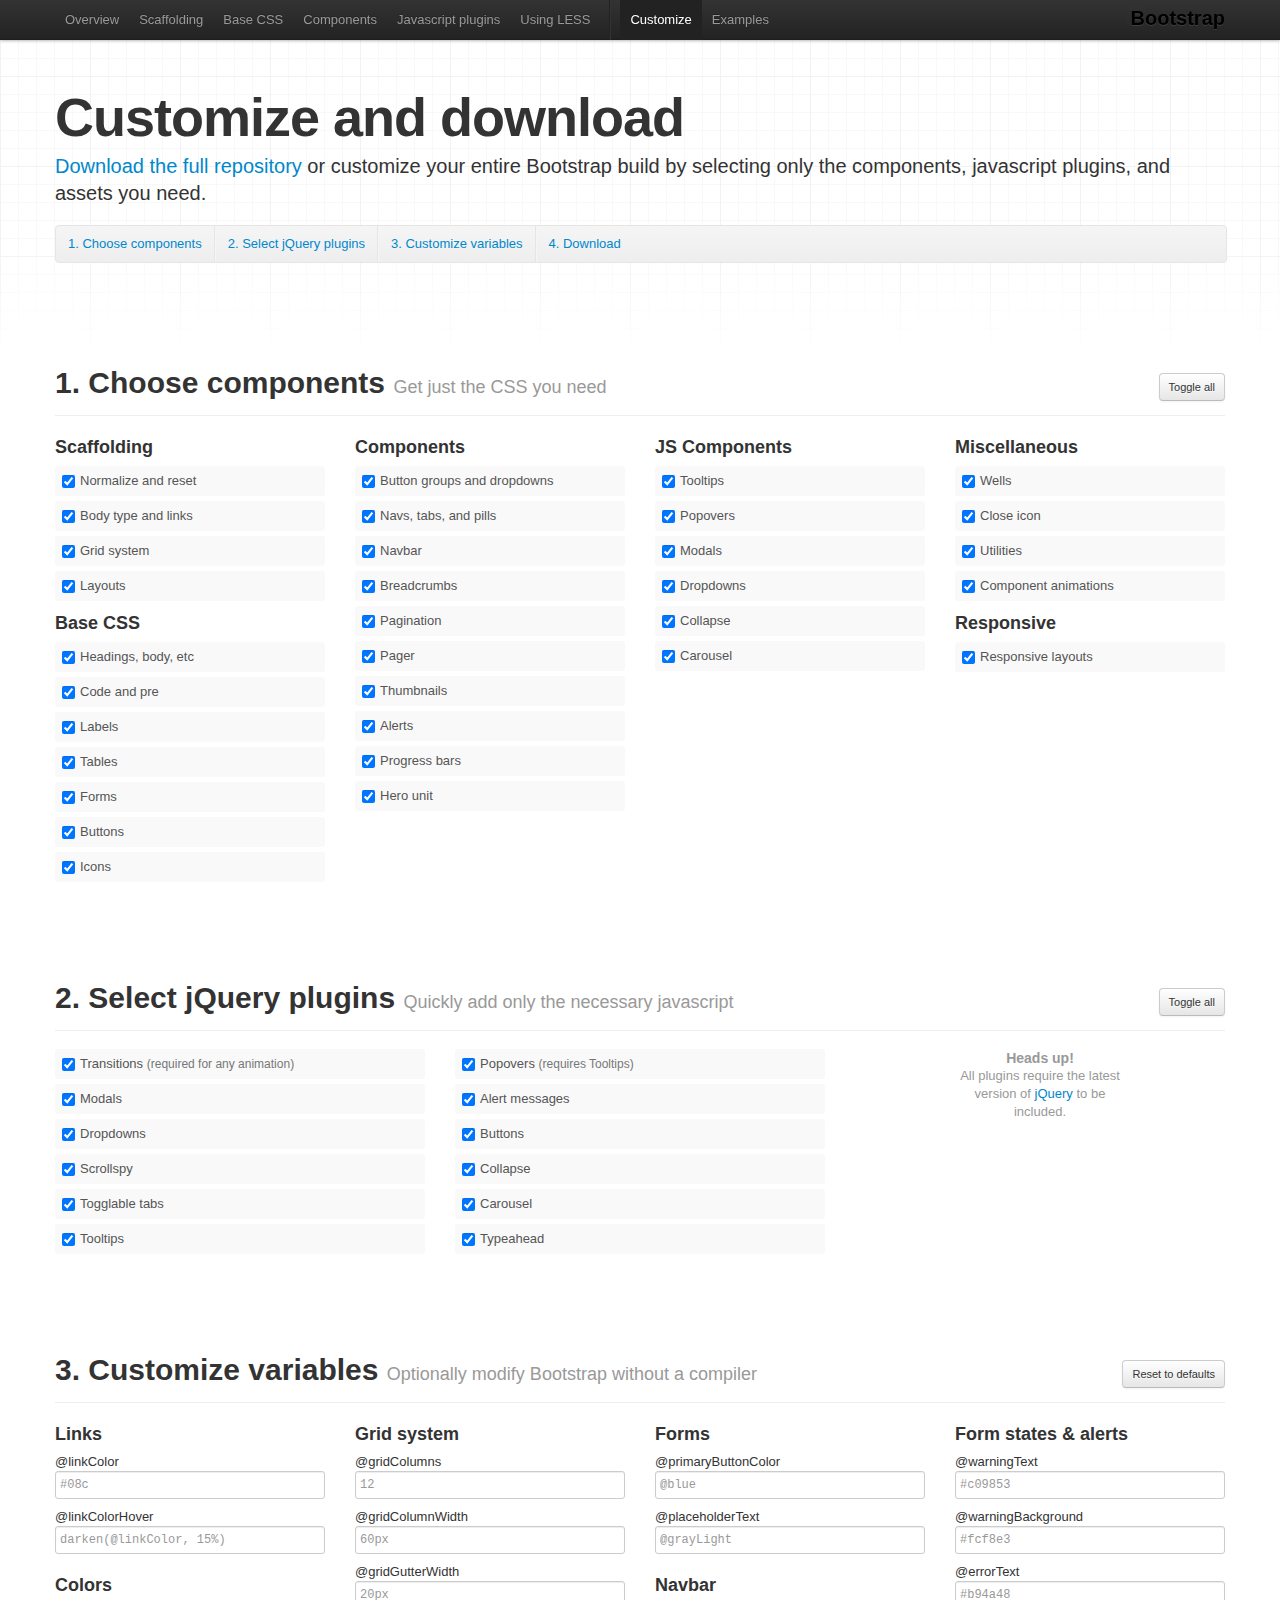
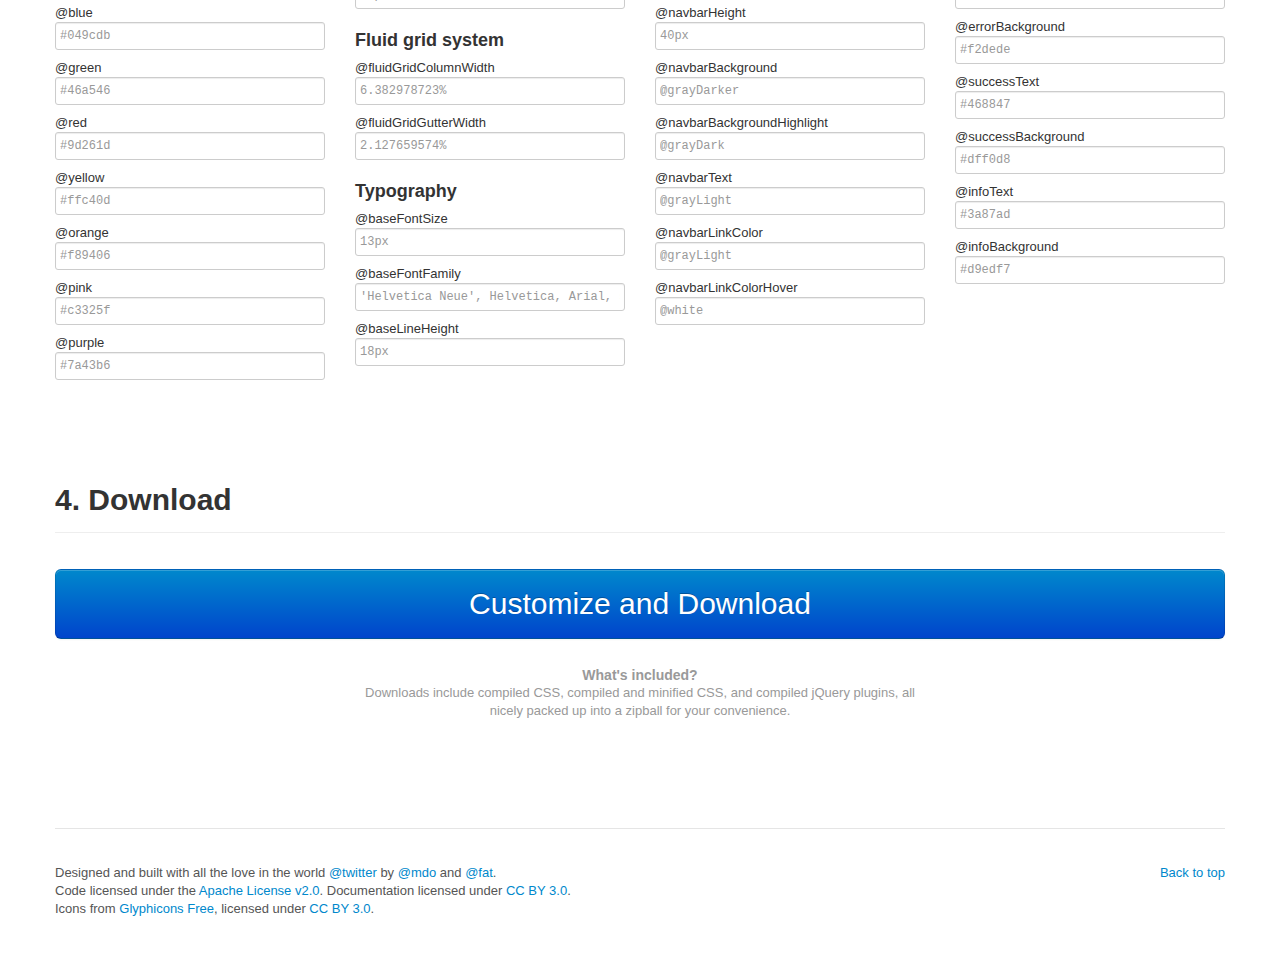
<file: docs/webpage/docs/download.html>
<!DOCTYPE html>
<html lang="en">
  <head>
    <meta charset="utf-8">
    <title>Bootstrap, from Twitter</title>
    <meta name="viewport" content="width=device-width, initial-scale=1.0">
    <meta name="description" content="">
    <meta name="author" content="">

    <!-- Le styles -->
    <link href="assets/css/bootstrap.css" rel="stylesheet">
    <link href="assets/css/bootstrap-responsive.css" rel="stylesheet">
    <link href="assets/css/docs.css" rel="stylesheet">
    <link href="assets/js/google-code-prettify/prettify.css" rel="stylesheet">

    <!-- Le HTML5 shim, for IE6-8 support of HTML5 elements -->
    <!--[if lt IE 9]>
      <script src="http://html5shim.googlecode.com/svn/trunk/html5.js"></script>
    <![endif]-->

    <!-- Le fav and touch icons -->
    <link rel="shortcut icon" href="assets/ico/favicon.ico">
    <link rel="apple-touch-icon" href="assets/ico/apple-touch-icon.png">
    <link rel="apple-touch-icon" sizes="72x72" href="assets/ico/apple-touch-icon-72x72.png">
    <link rel="apple-touch-icon" sizes="114x114" href="assets/ico/apple-touch-icon-114x114.png">
  </head>

  <body data-spy="scroll" data-target=".subnav" data-offset="50">


  <!-- Navbar
    ================================================== -->
    <div class="navbar navbar-fixed-top">
      <div class="navbar-inner">
        <div class="container">
          <a class="btn btn-navbar" data-toggle="collapse" data-target=".nav-collapse">
            <span class="icon-bar"></span>
            <span class="icon-bar"></span>
            <span class="icon-bar"></span>
          </a>
          <a class="brand" href="./index.html">Bootstrap</a>
          <div class="nav-collapse">
            <ul class="nav">
              <li class="">
                <a href="./index.html">Overview</a>
              </li>
              <li class="">
                <a href="./scaffolding.html">Scaffolding</a>
              </li>
              <li class="">
                <a href="./base-css.html">Base CSS</a>
              </li>
              <li class="">
                <a href="./components.html">Components</a>
              </li>
              <li class="">
                <a href="./javascript.html">Javascript plugins</a>
              </li>
              <li class="">
                <a href="./less.html">Using LESS</a>
              </li>
              <li class="divider-vertical"></li>
              <li class="active">
                <a href="./download.html">Customize</a>
              </li>
              <li class="">
                <a href="./examples.html">Examples</a>
              </li>
            </ul>
          </div>
        </div>
      </div>
    </div>

    <div class="container">

<!-- Masthead
================================================== -->
<header class="jumbotron subhead" id="overview">
  <h1>Customize and download</h1>
  <p class="lead"><a href="https://github.com/twitter/bootstrap/zipball/master">Download the full repository</a> or customize your entire Bootstrap build by selecting only the components, javascript plugins, and assets you need.</p>
  <div class="subnav">
    <ul class="nav nav-pills">
      <li><a href="#components">1. Choose components</a></li>
      <li><a href="#plugins">2. Select jQuery plugins</a></li>
      <li><a href="#variables">3. Customize variables</a></li>
      <li><a href="#download">4. Download</a></li>
    </ul>
  </div>
</header>

<section class="download" id="components">
  <div class="page-header">
    <a class="btn btn-small pull-right toggle-all" href="#">Toggle all</a>
    <h1>
      1. Choose components
      <small>Get just the CSS you need</small>
    </h1>
  </div>
  <div class="row download-builder">
    <div class="span3">
      <h3>Scaffolding</h3>
      <label class="checkbox"><input checked="checked" type="checkbox" value="reset.less"> Normalize and reset</label>
      <label class="checkbox"><input checked="checked" type="checkbox" value="scaffolding.less"> Body type and links</label>
      <label class="checkbox"><input checked="checked" type="checkbox" value="grid.less"> Grid system</label>
      <label class="checkbox"><input checked="checked" type="checkbox" value="layouts.less"> Layouts</label>
      <h3>Base CSS</h3>
      <label class="checkbox"><input checked="checked" type="checkbox" value="type.less"> Headings, body, etc</label>
      <label class="checkbox"><input checked="checked" type="checkbox" value="code.less"> Code and pre</label>
      <label class="checkbox"><input checked="checked" type="checkbox" value="labels.less"> Labels</label>
      <label class="checkbox"><input checked="checked" type="checkbox" value="tables.less"> Tables</label>
      <label class="checkbox"><input checked="checked" type="checkbox" value="forms.less"> Forms</label>
      <label class="checkbox"><input checked="checked" type="checkbox" value="buttons.less"> Buttons</label>
      <label class="checkbox"><input checked="checked" type="checkbox" value="sprites.less"> Icons</label>
    </div><!-- /span -->
    <div class="span3">
      <h3>Components</h3>
      <label class="checkbox"><input checked="checked" type="checkbox" value="button-groups.less"> Button groups and dropdowns</label>
      <label class="checkbox"><input checked="checked" type="checkbox" value="navs.less"> Navs, tabs, and pills</label>
      <label class="checkbox"><input checked="checked" type="checkbox" value="navbar.less"> Navbar</label>
      <label class="checkbox"><input checked="checked" type="checkbox" value="breadcrumbs.less"> Breadcrumbs</label>
      <label class="checkbox"><input checked="checked" type="checkbox" value="pagination.less"> Pagination</label>
      <label class="checkbox"><input checked="checked" type="checkbox" value="pager.less"> Pager</label>
      <label class="checkbox"><input checked="checked" type="checkbox" value="thumbnails.less"> Thumbnails</label>
      <label class="checkbox"><input checked="checked" type="checkbox" value="alerts.less"> Alerts</label>
      <label class="checkbox"><input checked="checked" type="checkbox" value="progress-bars.less"> Progress bars</label>
      <label class="checkbox"><input checked="checked" type="checkbox" value="hero-unit.less"> Hero unit</label>
    </div><!-- /span -->
    <div class="span3">
      <h3>JS Components</h3>
      <label class="checkbox"><input checked="checked" type="checkbox" value="tooltip.less"> Tooltips</label>
      <label class="checkbox"><input checked="checked" type="checkbox" value="popovers.less"> Popovers</label>
      <label class="checkbox"><input checked="checked" type="checkbox" value="modals.less"> Modals</label>
      <label class="checkbox"><input checked="checked" type="checkbox" value="dropdowns.less"> Dropdowns</label>
      <label class="checkbox"><input checked="checked" type="checkbox" value="accordion.less"> Collapse</label>
      <label class="checkbox"><input checked="checked" type="checkbox" value="carousel.less"> Carousel</label>
    </div><!-- /span -->
    <div class="span3">
      <h3>Miscellaneous</h3>
      <label class="checkbox"><input checked="checked" type="checkbox" value="wells.less"> Wells</label>
      <label class="checkbox"><input checked="checked" type="checkbox" value="close.less"> Close icon</label>
      <label class="checkbox"><input checked="checked" type="checkbox" value="utilities.less"> Utilities</label>
      <label class="checkbox"><input checked="checked" type="checkbox" value="component-animations.less"> Component animations</label>
      <h3>Responsive</h3>
      <label class="checkbox"><input checked="checked" type="checkbox" value="responsive.less"> Responsive layouts</label>
    </div><!-- /span -->
  </div><!-- /row -->
</section>

<section class="download" id="plugins">
  <div class="page-header">
    <a class="btn btn-small pull-right toggle-all" href="#">Toggle all</a>
    <h1>
      2. Select jQuery plugins
      <small>Quickly add only the necessary javascript</small>
    </h1>
  </div>
  <div class="row download-builder">
    <div class="span4">
      <label class="checkbox">
        <input type="checkbox" checked="true" value="bootstrap-transition.js">
        Transitions <small>(required for any animation)</small>
      </label>
      <label class="checkbox">
        <input type="checkbox" checked="true" value="bootstrap-modal.js">
        Modals
      </label>
      <label class="checkbox">
        <input type="checkbox" checked="true" value="bootstrap-dropdown.js">
        Dropdowns
      </label>
      <label class="checkbox">
        <input type="checkbox" checked="true" value="bootstrap-scrollspy.js">
        Scrollspy
      </label>
      <label class="checkbox">
        <input type="checkbox" checked="true" value="bootstrap-tab.js">
        Togglable tabs
      </label>
      <label class="checkbox">
        <input type="checkbox" checked="true" value="bootstrap-tooltip.js">
        Tooltips
      </label>
    </div><!-- /span -->
    <div class="span4">
      <label class="checkbox">
        <input type="checkbox" checked="true" value="bootstrap-popover.js">
        Popovers <small>(requires Tooltips)</small>
      </label>
      <label class="checkbox">
        <input type="checkbox" checked="true" value="bootstrap-alert.js">
        Alert messages
      </label>
      <label class="checkbox">
        <input type="checkbox" checked="true" value="bootstrap-button.js">
        Buttons
      </label>
      <label class="checkbox">
        <input type="checkbox" checked="true" value="bootstrap-collapse.js">
        Collapse
      </label>
      <label class="checkbox">
        <input type="checkbox" checked="true" value="bootstrap-carousel.js">
        Carousel
      </label>
      <label class="checkbox">
        <input type="checkbox" checked="true" value="bootstrap-typeahead.js">
        Typeahead
      </label>
    </div><!-- /span -->
    <div class="span4">
      <h4 class="muted">Heads up!</h4>
      <p class="muted">All plugins require the latest version of <a href="http://jquery.com/" target="_blank">jQuery</a> to be included.</p>
    </div><!-- /span -->
  </div><!-- /row -->
</section>


<section class="download" id="variables">
  <div class="page-header">
    <a class="btn btn-small pull-right toggle-all" href="#">Reset to defaults</a>
    <h1>
      3. Customize variables
      <small>Optionally modify Bootstrap without a compiler</small>
    </h1>
  </div>
  <div class="row download-builder">
    <div class="span3">
      <h3>Links</h3>
      <label>@linkColor</label>
      <input type="text" class="span3" placeholder="#08c">
      <label>@linkColorHover</label>
      <input type="text" class="span3" placeholder="darken(@linkColor, 15%)">
      <h3>Colors</h3>
      <label>@blue</label>
      <input type="text" class="span3" placeholder="#049cdb">
      <label>@green</label>
      <input type="text" class="span3" placeholder="#46a546">
      <label>@red</label>
      <input type="text" class="span3" placeholder="#9d261d">
      <label>@yellow</label>
      <input type="text" class="span3" placeholder="#ffc40d">
      <label>@orange</label>
      <input type="text" class="span3" placeholder="#f89406">
      <label>@pink</label>
      <input type="text" class="span3" placeholder="#c3325f">
      <label>@purple</label>
      <input type="text" class="span3" placeholder="#7a43b6">
    </div><!-- /span -->
    <div class="span3">
      <h3>Grid system</h3>
      <label>@gridColumns</label>
      <input type="text" class="span3" placeholder="12">
      <label>@gridColumnWidth</label>
      <input type="text" class="span3" placeholder="60px">
      <label>@gridGutterWidth</label>
      <input type="text" class="span3" placeholder="20px">
      <h3>Fluid grid system</h3>
      <label>@fluidGridColumnWidth</label>
      <input type="text" class="span3" placeholder="6.382978723%">
      <label>@fluidGridGutterWidth</label>
      <input type="text" class="span3" placeholder="2.127659574%">
      <h3>Typography</h3>
      <label>@baseFontSize</label>
      <input type="text" class="span3" placeholder="13px">
      <label>@baseFontFamily</label>
      <input type="text" class="span3" placeholder="'Helvetica Neue', Helvetica, Arial, sans-serif">
      <label>@baseLineHeight</label>
      <input type="text" class="span3" placeholder="18px">
    </div><!-- /span -->
    <div class="span3">
      <h3>Forms</h3>
      <label>@primaryButtonColor</label>
      <input type="text" class="span3" placeholder="@blue">
      <label>@placeholderText</label>
      <input type="text" class="span3" placeholder="@grayLight">
      <h3>Navbar</h3>
      <label>@navbarHeight</label>
      <input type="text" class="span3" placeholder="40px">
      <label>@navbarBackground</label>
      <input type="text" class="span3" placeholder="@grayDarker">
      <label>@navbarBackgroundHighlight</label>
      <input type="text" class="span3" placeholder="@grayDark">
      <label>@navbarText</label>
      <input type="text" class="span3" placeholder="@grayLight">
      <label>@navbarLinkColor</label>
      <input type="text" class="span3" placeholder="@grayLight">
      <label>@navbarLinkColorHover</label>
      <input type="text" class="span3" placeholder="@white">
    </div><!-- /span -->
    <div class="span3">
      <h3>Form states &amp; alerts</h3>
      <label>@warningText</label>
      <input type="text" class="span3" placeholder="#c09853">
      <label>@warningBackground</label>
      <input type="text" class="span3" placeholder="#fcf8e3">
      <label>@errorText</label>
      <input type="text" class="span3" placeholder="#b94a48">
      <label>@errorBackground</label>
      <input type="text" class="span3" placeholder="#f2dede">
      <label>@successText</label>
      <input type="text" class="span3" placeholder="#468847">
      <label>@successBackground</label>
      <input type="text" class="span3" placeholder="#dff0d8">
      <label>@infoText</label>
      <input type="text" class="span3" placeholder="#3a87ad">
      <label>@infoBackground</label>
      <input type="text" class="span3" placeholder="#d9edf7">
    </div><!-- /span -->
  </div><!-- /row -->
</section>

<section class="download" id="download">
  <div class="page-header">
    <h1>
      4. Download
    </h1>
  </div>
  <div class="download-btn">
    <a class="btn btn-primary" href="#">Customize and Download</a>
    <h4>What's included?</h4>
    <p>Downloads include compiled CSS, compiled and minified CSS, and compiled jQuery plugins, all nicely packed up into a zipball for your convenience.</p>
  </div>
</section><!-- /download -->


     <!-- Footer
      ================================================== -->
      <footer class="footer">
        <p class="pull-right"><a href="#">Back to top</a></p>
        <p>Designed and built with all the love in the world <a href="http://twitter.com/twitter" target="_blank">@twitter</a> by <a href="http://twitter.com/mdo" target="_blank">@mdo</a> and <a href="http://twitter.com/fat" target="_blank">@fat</a>.</p>
        <p>Code licensed under the <a href="http://www.apache.org/licenses/LICENSE-2.0" target="_blank">Apache License v2.0</a>. Documentation licensed under <a href="http://creativecommons.org/licenses/by/3.0/">CC BY 3.0</a>.</p>
        <p>Icons from <a href="http://glyphicons.com">Glyphicons Free</a>, licensed under <a href="http://creativecommons.org/licenses/by/3.0/">CC BY 3.0</a>.</p>
      </footer>

    </div><!-- /container -->



    <!-- Le javascript
    ================================================== -->
    <!-- Placed at the end of the document so the pages load faster -->
    <script type="text/javascript" src="http://platform.twitter.com/widgets.js"></script>
    <script src="assets/js/jquery.js"></script>
    <script src="assets/js/google-code-prettify/prettify.js"></script>
    <script src="assets/js/bootstrap-transition.js"></script>
    <script src="assets/js/bootstrap-alert.js"></script>
    <script src="assets/js/bootstrap-modal.js"></script>
    <script src="assets/js/bootstrap-dropdown.js"></script>
    <script src="assets/js/bootstrap-scrollspy.js"></script>
    <script src="assets/js/bootstrap-tab.js"></script>
    <script src="assets/js/bootstrap-tooltip.js"></script>
    <script src="assets/js/bootstrap-popover.js"></script>
    <script src="assets/js/bootstrap-button.js"></script>
    <script src="assets/js/bootstrap-collapse.js"></script>
    <script src="assets/js/bootstrap-carousel.js"></script>
    <script src="assets/js/bootstrap-typeahead.js"></script>
    <script src="assets/js/application.js"></script>


  </body>
</html>
</file>
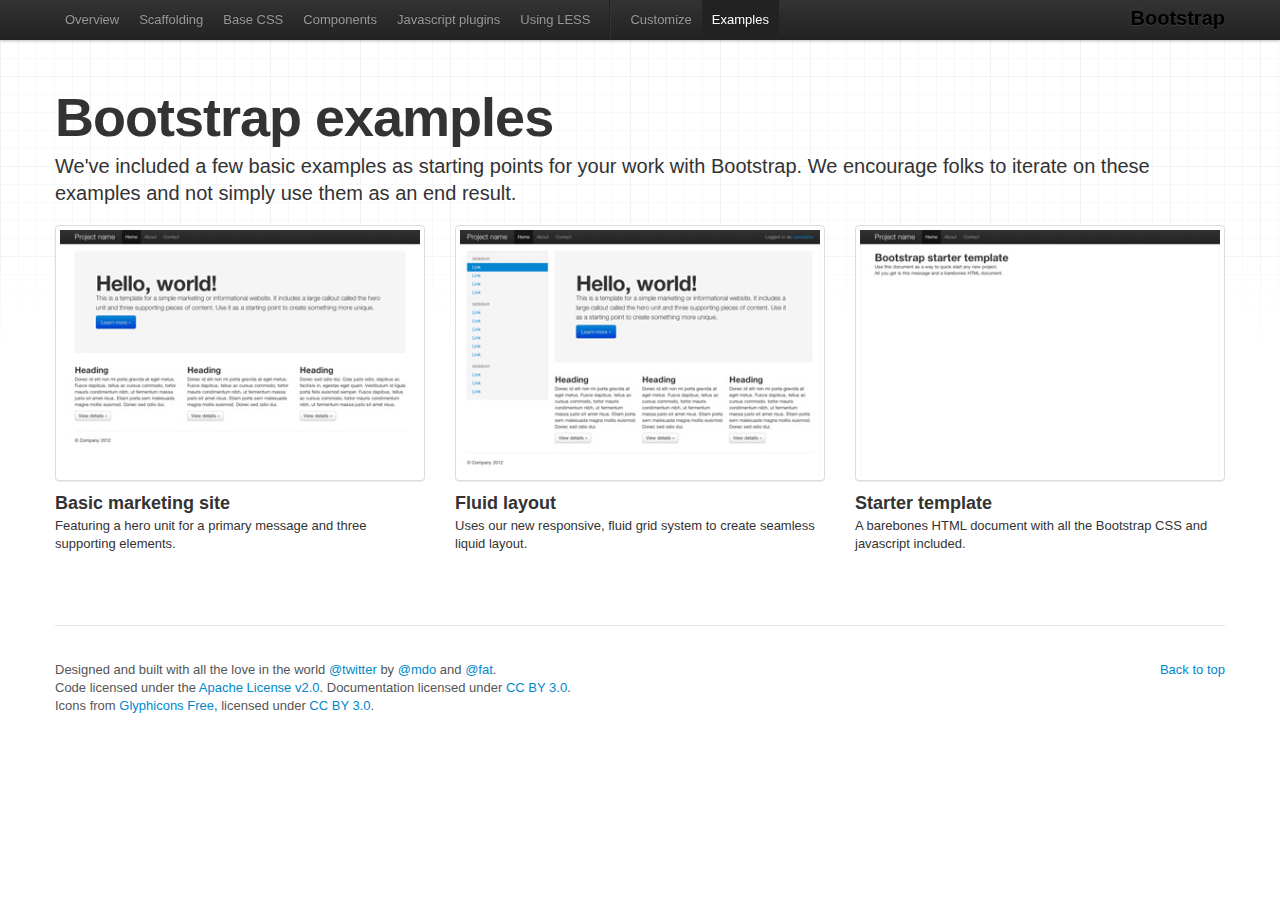
<file: docs/webpage/docs/examples.html>
<!DOCTYPE html>
<html lang="en">
  <head>
    <meta charset="utf-8">
    <title>Bootstrap, from Twitter</title>
    <meta name="viewport" content="width=device-width, initial-scale=1.0">
    <meta name="description" content="">
    <meta name="author" content="">

    <!-- Le styles -->
    <link href="assets/css/bootstrap.css" rel="stylesheet">
    <link href="assets/css/bootstrap-responsive.css" rel="stylesheet">
    <link href="assets/css/docs.css" rel="stylesheet">
    <link href="assets/js/google-code-prettify/prettify.css" rel="stylesheet">

    <!-- Le HTML5 shim, for IE6-8 support of HTML5 elements -->
    <!--[if lt IE 9]>
      <script src="http://html5shim.googlecode.com/svn/trunk/html5.js"></script>
    <![endif]-->

    <!-- Le fav and touch icons -->
    <link rel="shortcut icon" href="assets/ico/favicon.ico">
    <link rel="apple-touch-icon" href="assets/ico/apple-touch-icon.png">
    <link rel="apple-touch-icon" sizes="72x72" href="assets/ico/apple-touch-icon-72x72.png">
    <link rel="apple-touch-icon" sizes="114x114" href="assets/ico/apple-touch-icon-114x114.png">
  </head>

  <body data-spy="scroll" data-target=".subnav" data-offset="50">


  <!-- Navbar
    ================================================== -->
    <div class="navbar navbar-fixed-top">
      <div class="navbar-inner">
        <div class="container">
          <a class="btn btn-navbar" data-toggle="collapse" data-target=".nav-collapse">
            <span class="icon-bar"></span>
            <span class="icon-bar"></span>
            <span class="icon-bar"></span>
          </a>
          <a class="brand" href="./index.html">Bootstrap</a>
          <div class="nav-collapse">
            <ul class="nav">
              <li class="">
                <a href="./index.html">Overview</a>
              </li>
              <li class="">
                <a href="./scaffolding.html">Scaffolding</a>
              </li>
              <li class="">
                <a href="./base-css.html">Base CSS</a>
              </li>
              <li class="">
                <a href="./components.html">Components</a>
              </li>
              <li class="">
                <a href="./javascript.html">Javascript plugins</a>
              </li>
              <li class="">
                <a href="./less.html">Using LESS</a>
              </li>
              <li class="divider-vertical"></li>
              <li class="">
                <a href="./download.html">Customize</a>
              </li>
              <li class="active">
                <a href="./examples.html">Examples</a>
              </li>
            </ul>
          </div>
        </div>
      </div>
    </div>

    <div class="container">

<!-- Masthead
================================================== -->
<header class="jumbotron subhead" id="overview">
  <h1>Bootstrap examples</h1>
  <p class="lead">We've included a few basic examples as starting points for your work with Bootstrap. We encourage folks to iterate on these examples and not simply use them as an end result.</p>
</header>


<ul class="thumbnails bootstrap-examples">
  <li class="span4">
    <a class="thumbnail" href="examples/hero.html">
      <img src="assets/img/examples/bootstrap-example-hero.jpg" alt="">
    </a>
    <h3>Basic marketing site</h3>
    <p>Featuring a hero unit for a primary message and three supporting elements.</p>
  </li>
  <li class="span4">
    <a class="thumbnail" href="examples/fluid.html">
      <img src="assets/img/examples/bootstrap-example-fluid.jpg" alt="">
    </a>
    <h3>Fluid layout</h3>
    <p>Uses our new responsive, fluid grid system to create seamless liquid layout.</p>
  </li>
  <li class="span4">
    <a class="thumbnail" href="examples/starter-template.html">
      <img src="assets/img/examples/bootstrap-example-starter.jpg" alt="">
    </a>
    <h3>Starter template</h3>
    <p>A barebones HTML document with all the Bootstrap CSS and javascript included.</p>
  </li>
</ul>


     <!-- Footer
      ================================================== -->
      <footer class="footer">
        <p class="pull-right"><a href="#">Back to top</a></p>
        <p>Designed and built with all the love in the world <a href="http://twitter.com/twitter" target="_blank">@twitter</a> by <a href="http://twitter.com/mdo" target="_blank">@mdo</a> and <a href="http://twitter.com/fat" target="_blank">@fat</a>.</p>
        <p>Code licensed under the <a href="http://www.apache.org/licenses/LICENSE-2.0" target="_blank">Apache License v2.0</a>. Documentation licensed under <a href="http://creativecommons.org/licenses/by/3.0/">CC BY 3.0</a>.</p>
        <p>Icons from <a href="http://glyphicons.com">Glyphicons Free</a>, licensed under <a href="http://creativecommons.org/licenses/by/3.0/">CC BY 3.0</a>.</p>
      </footer>

    </div><!-- /container -->



    <!-- Le javascript
    ================================================== -->
    <!-- Placed at the end of the document so the pages load faster -->
    <script type="text/javascript" src="http://platform.twitter.com/widgets.js"></script>
    <script src="assets/js/jquery.js"></script>
    <script src="assets/js/google-code-prettify/prettify.js"></script>
    <script src="assets/js/bootstrap-transition.js"></script>
    <script src="assets/js/bootstrap-alert.js"></script>
    <script src="assets/js/bootstrap-modal.js"></script>
    <script src="assets/js/bootstrap-dropdown.js"></script>
    <script src="assets/js/bootstrap-scrollspy.js"></script>
    <script src="assets/js/bootstrap-tab.js"></script>
    <script src="assets/js/bootstrap-tooltip.js"></script>
    <script src="assets/js/bootstrap-popover.js"></script>
    <script src="assets/js/bootstrap-button.js"></script>
    <script src="assets/js/bootstrap-collapse.js"></script>
    <script src="assets/js/bootstrap-carousel.js"></script>
    <script src="assets/js/bootstrap-typeahead.js"></script>
    <script src="assets/js/application.js"></script>


  </body>
</html>
</file>
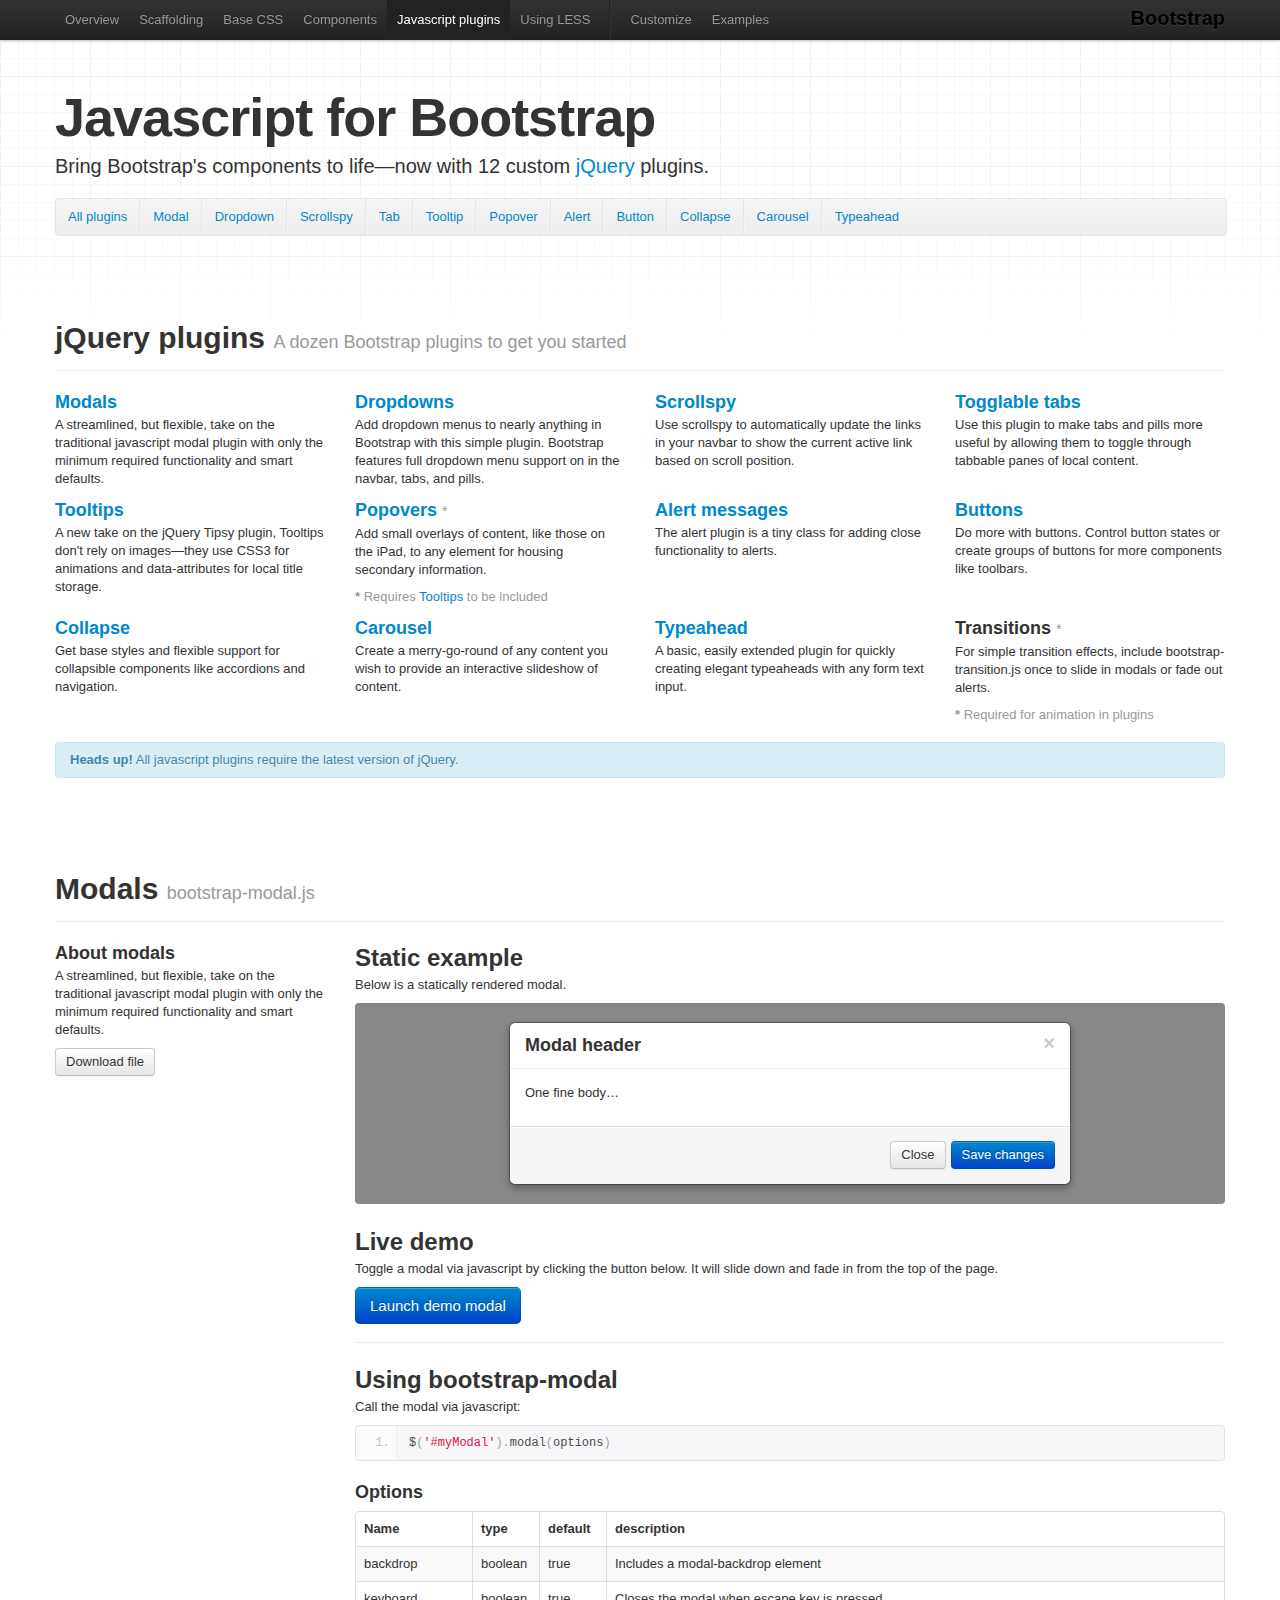
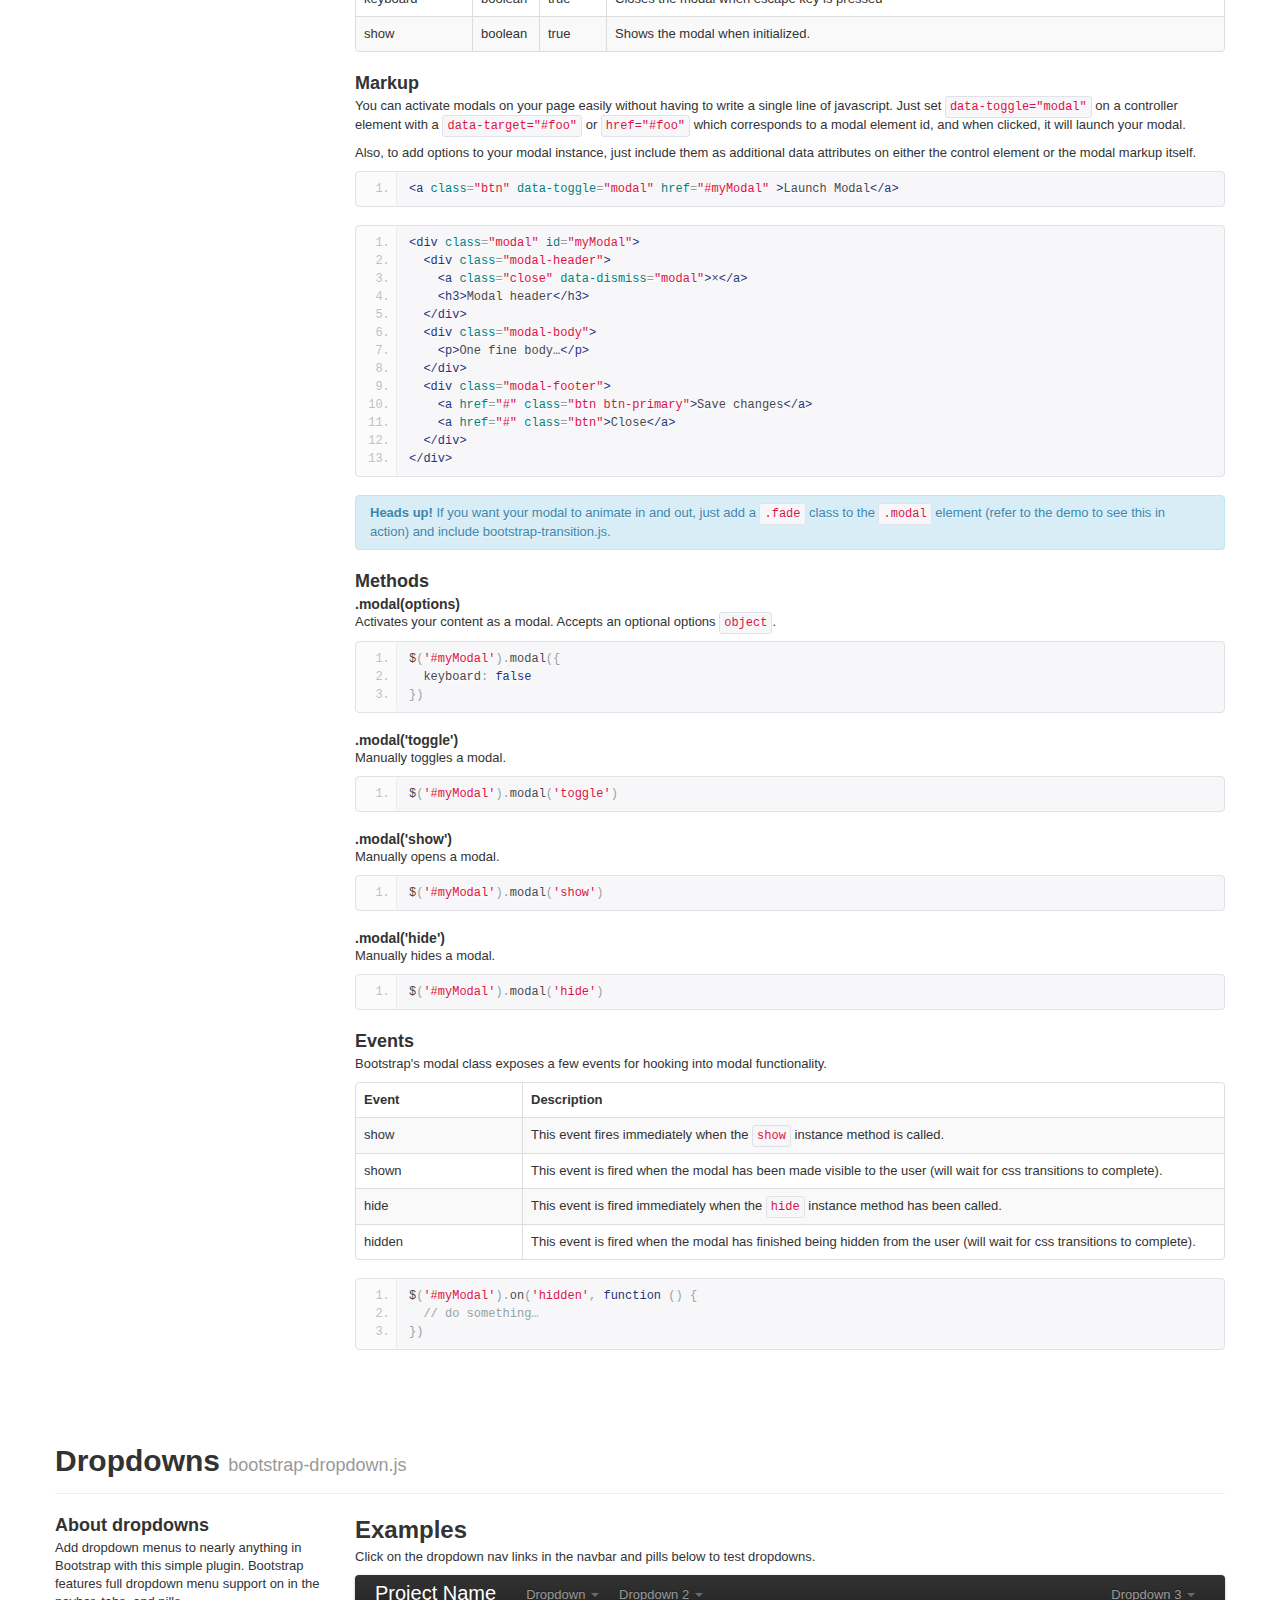
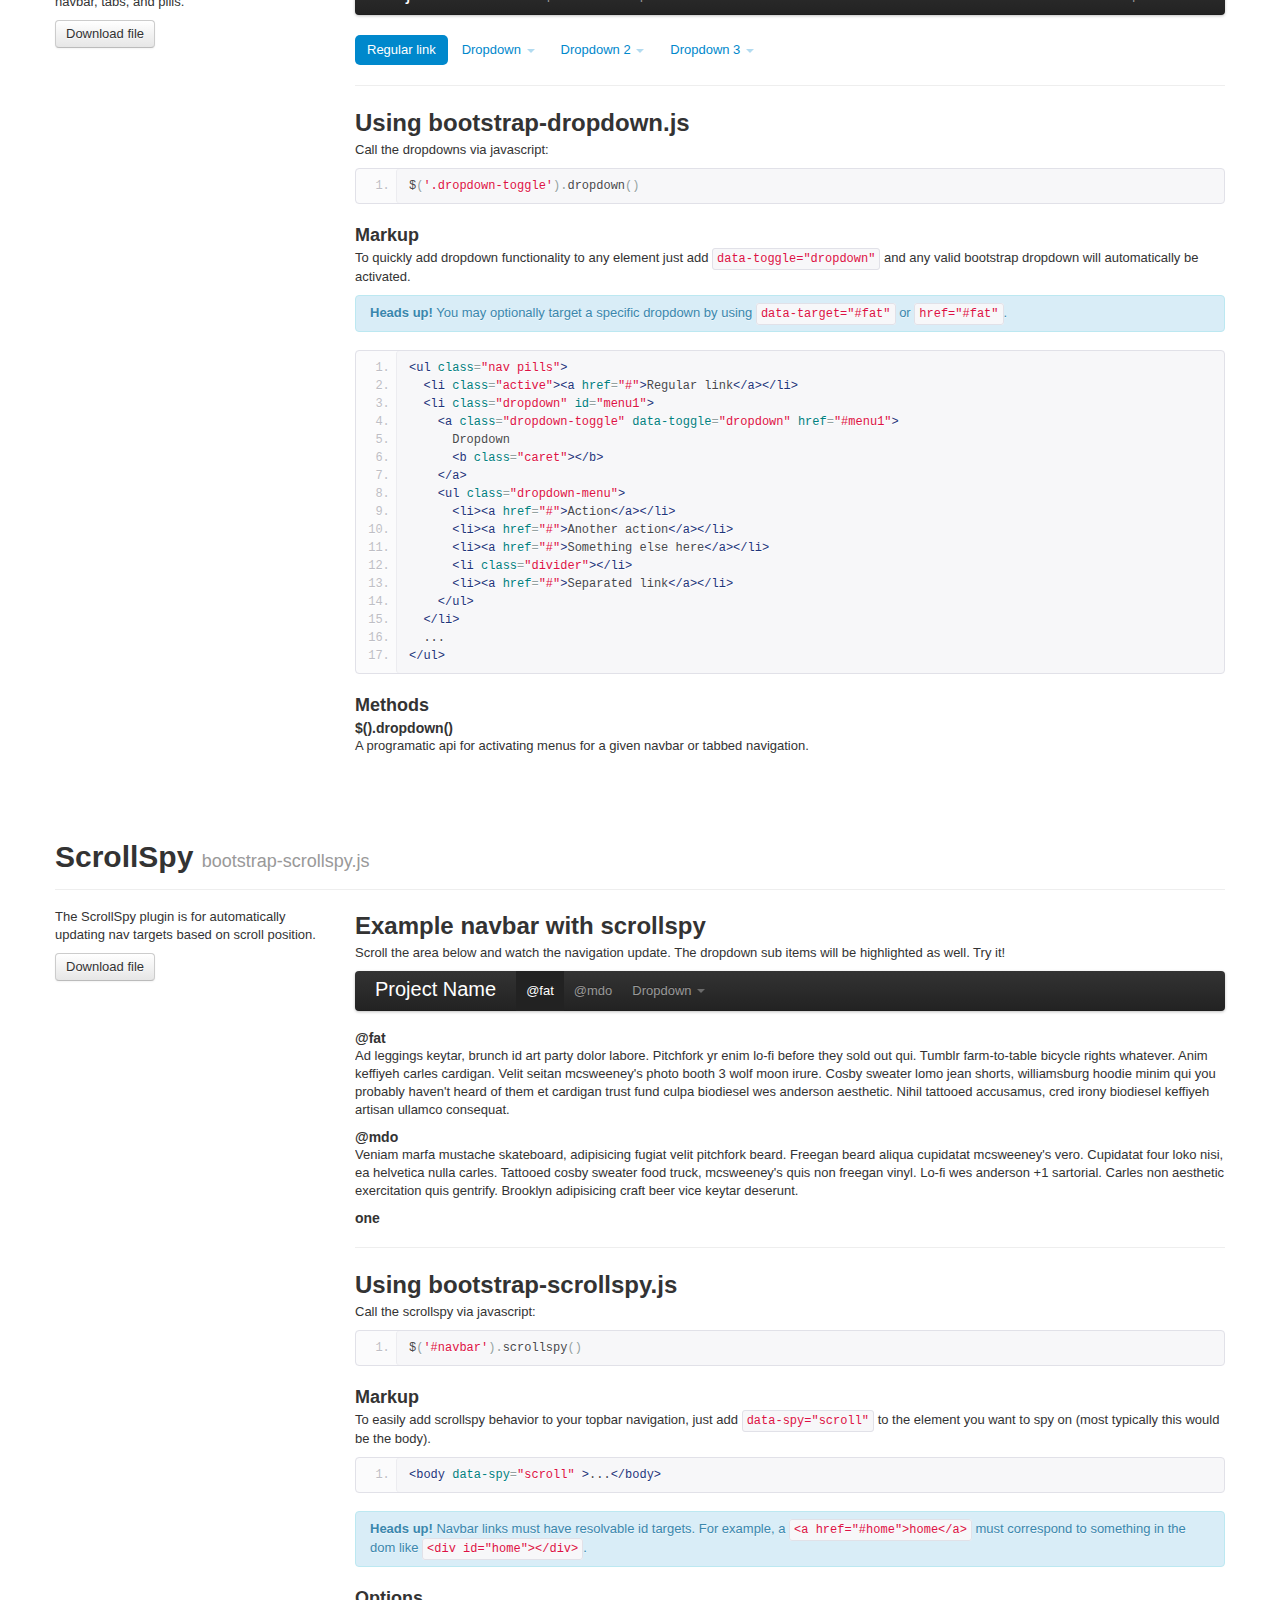
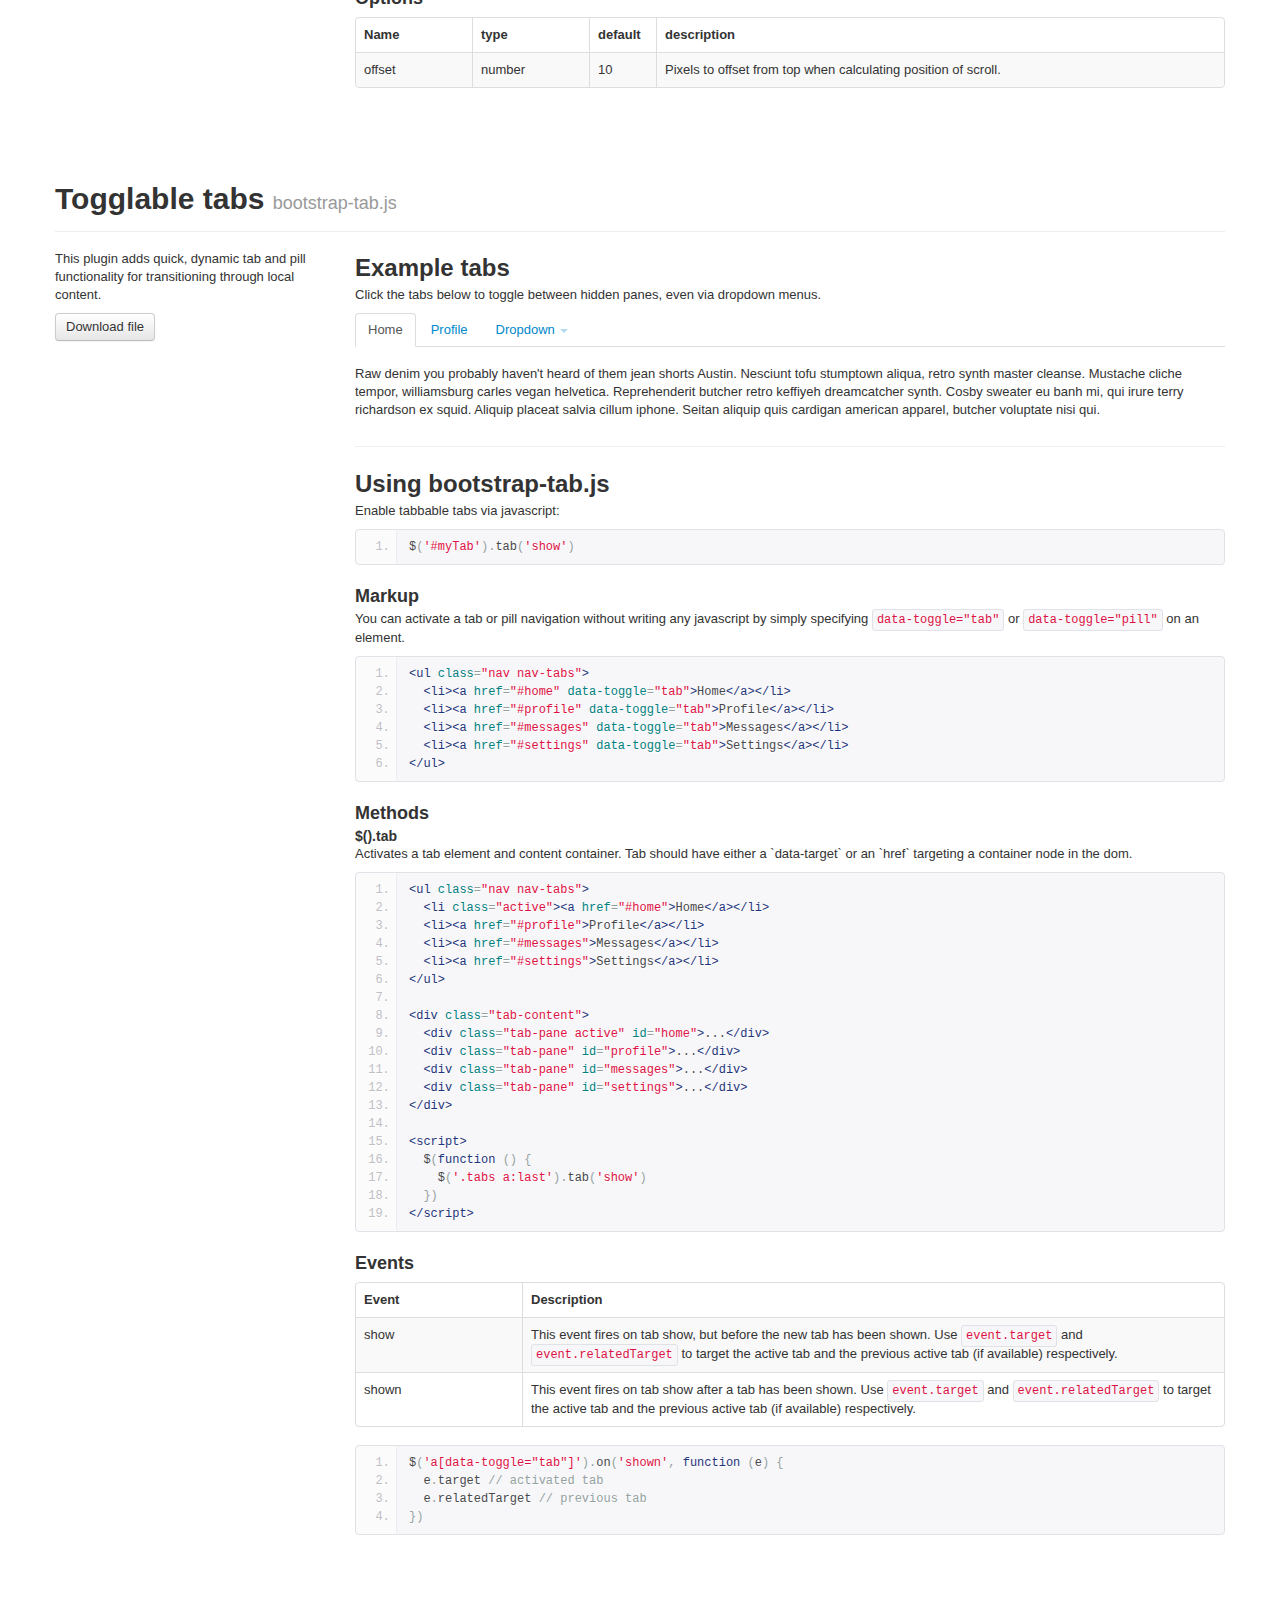
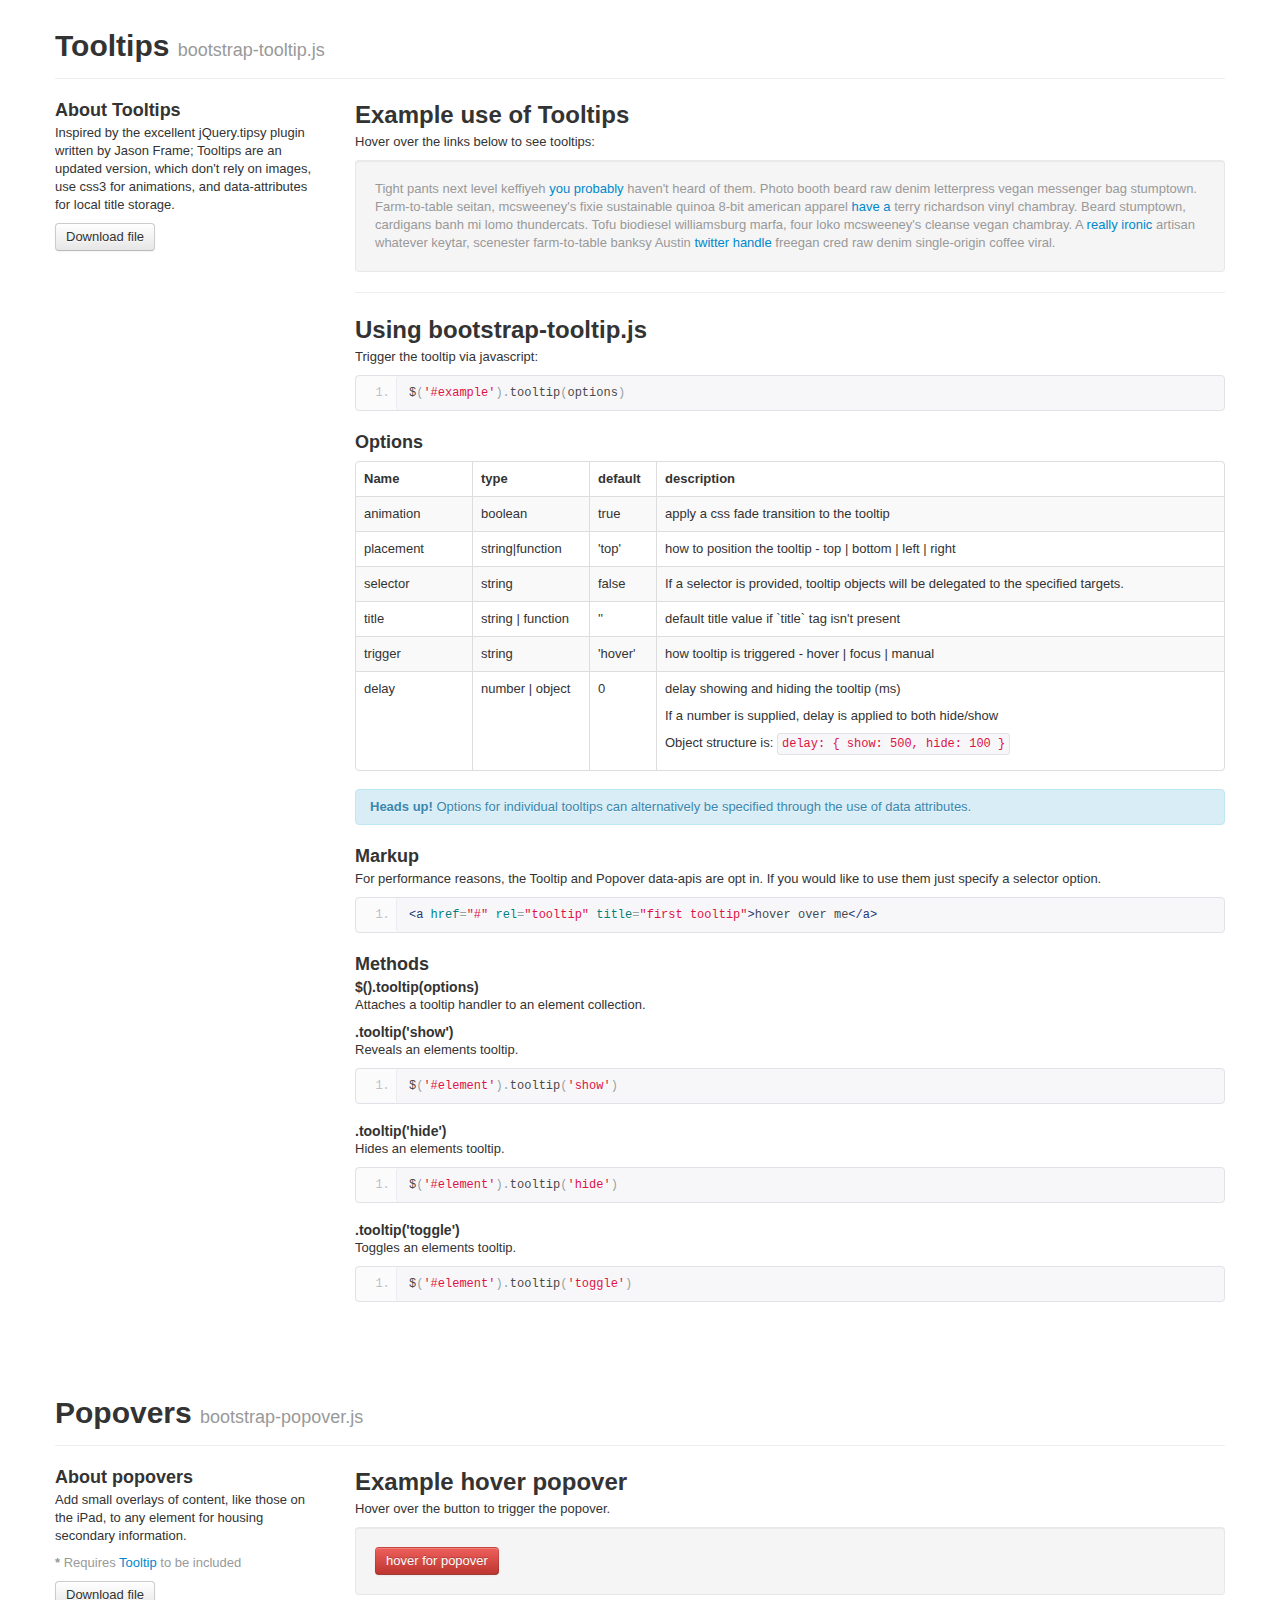
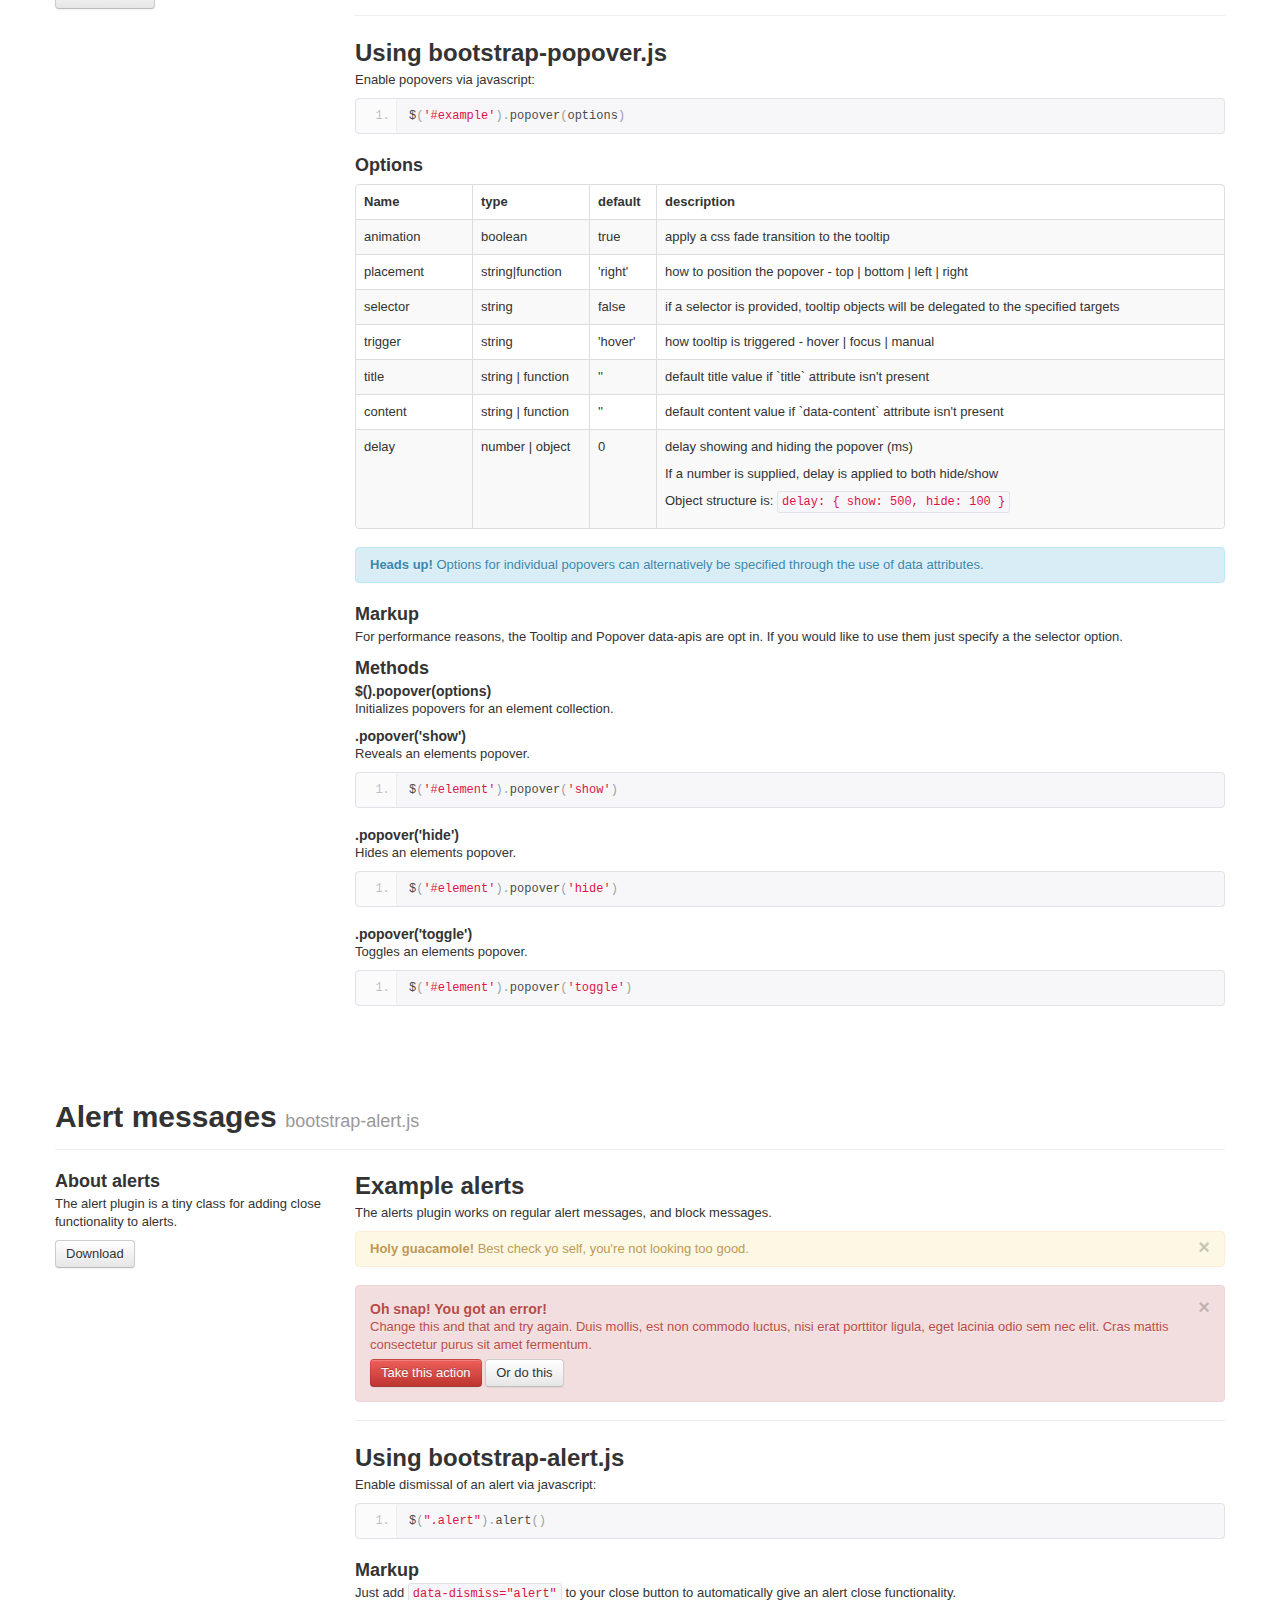
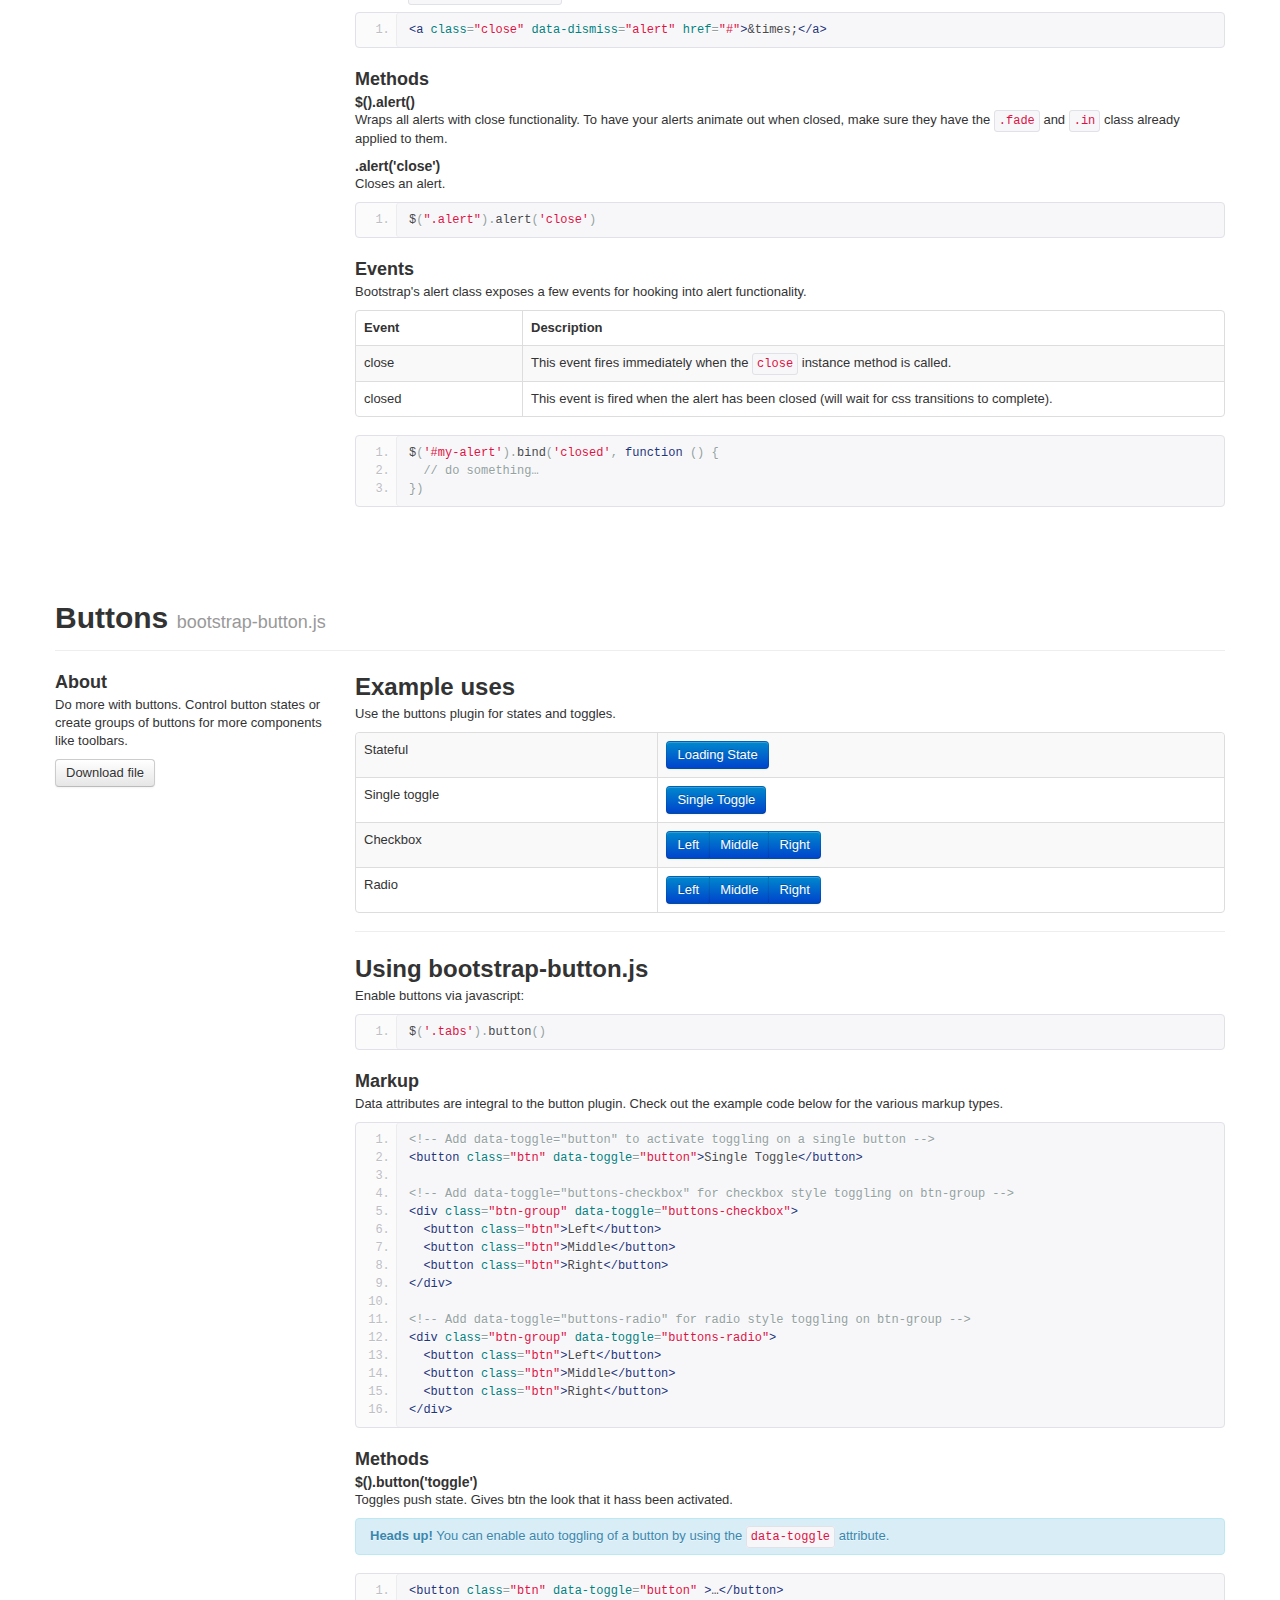
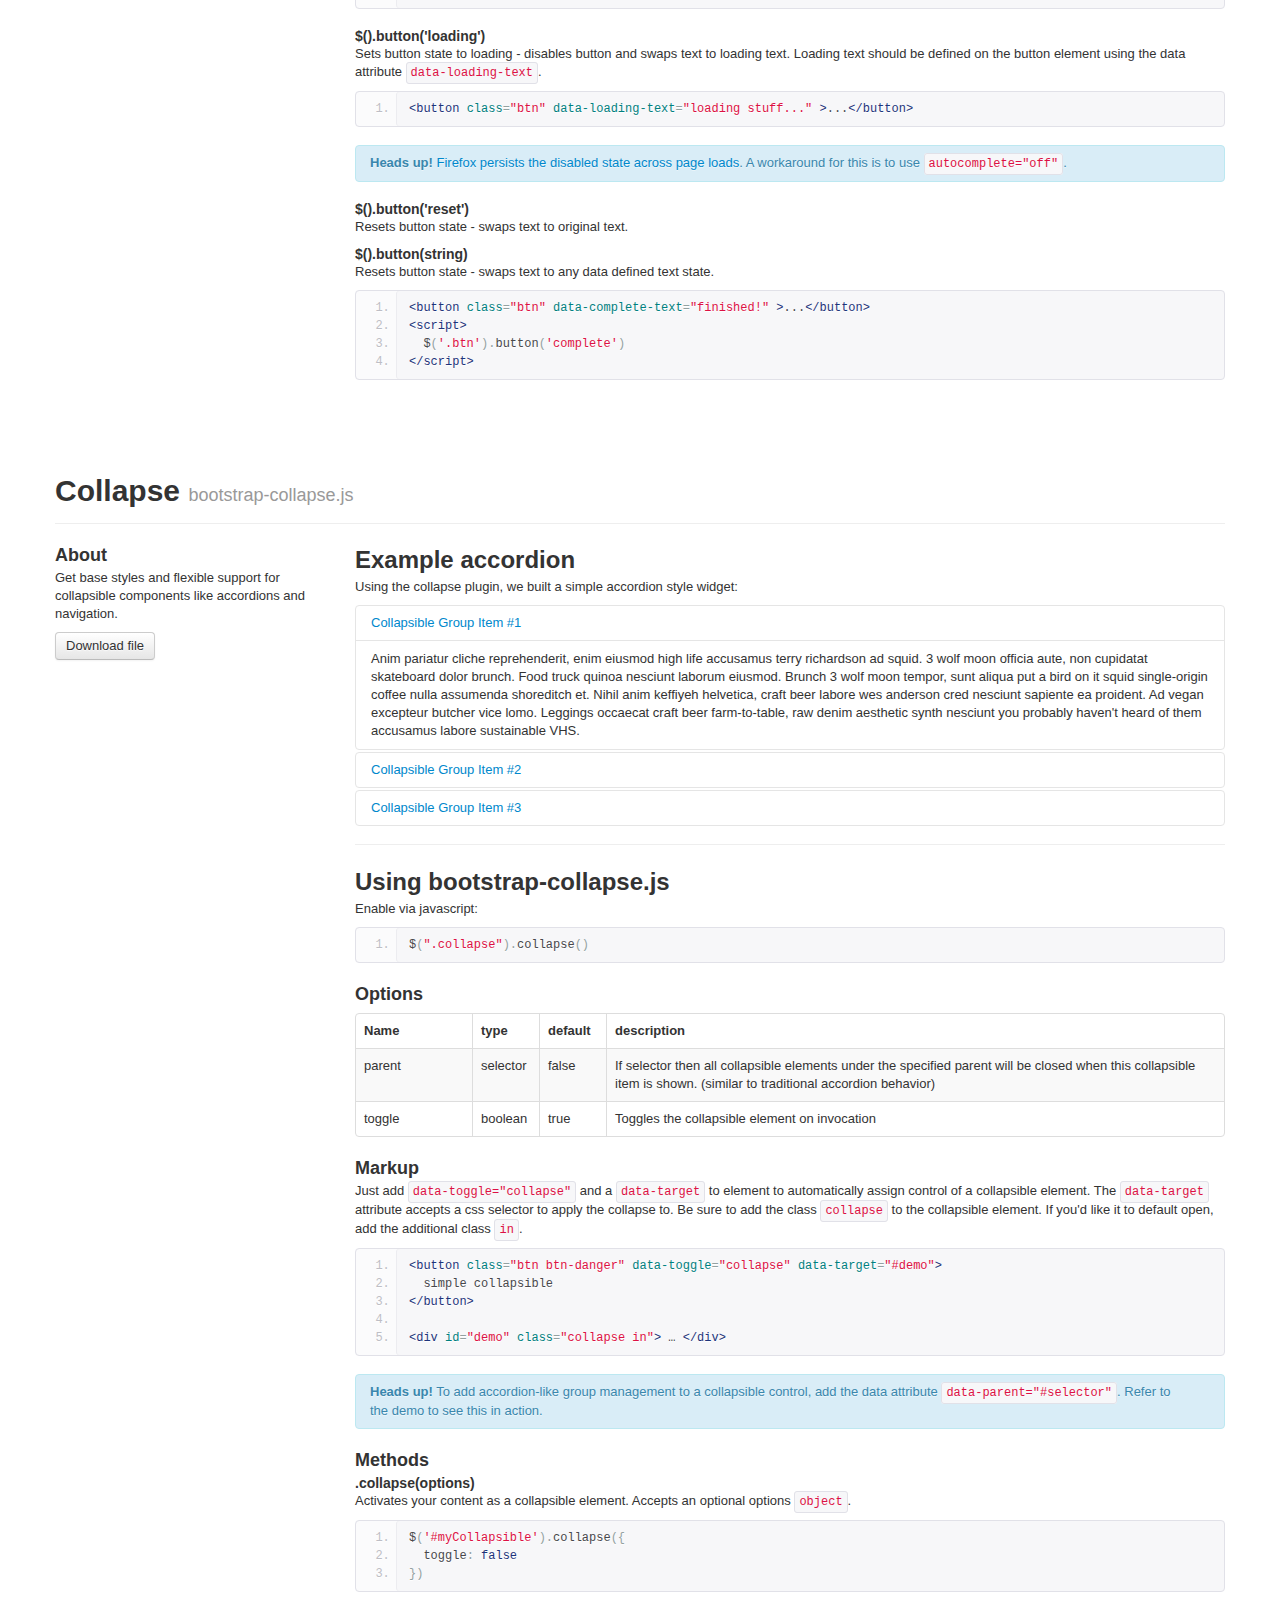
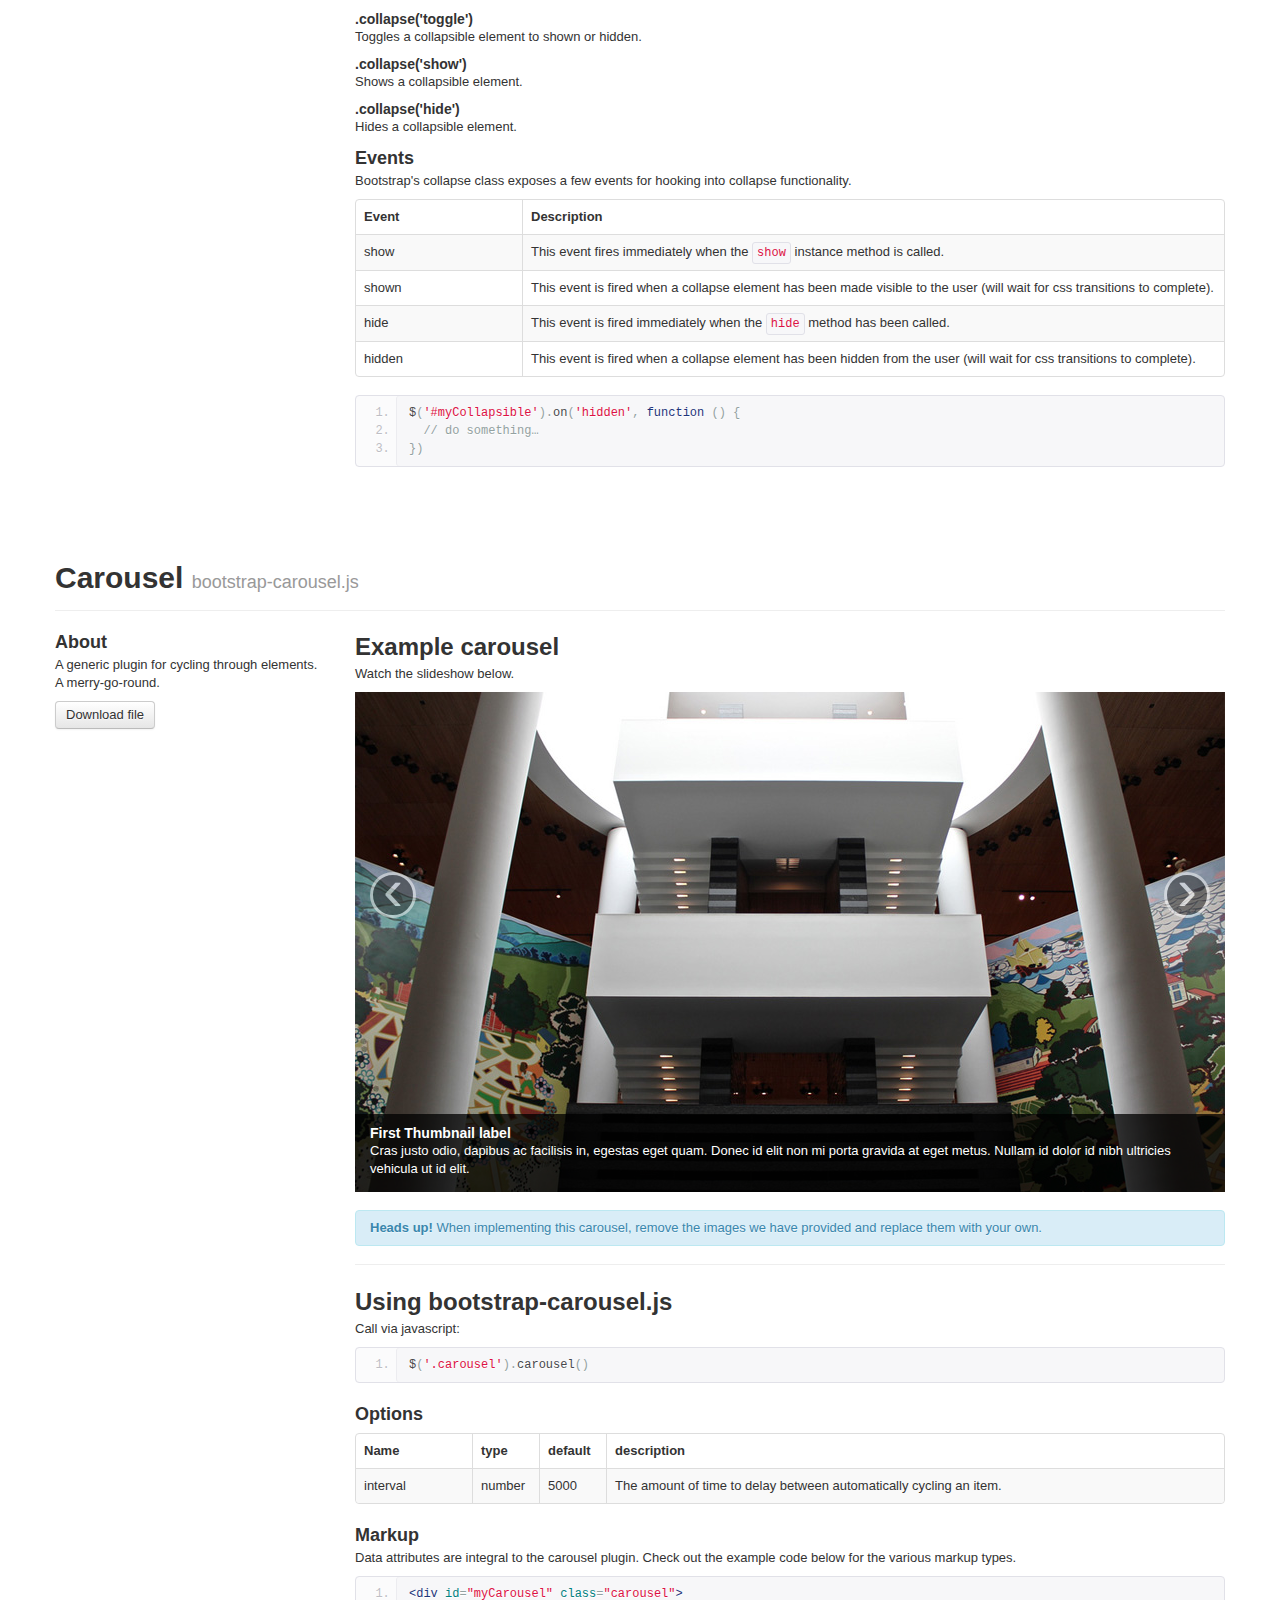
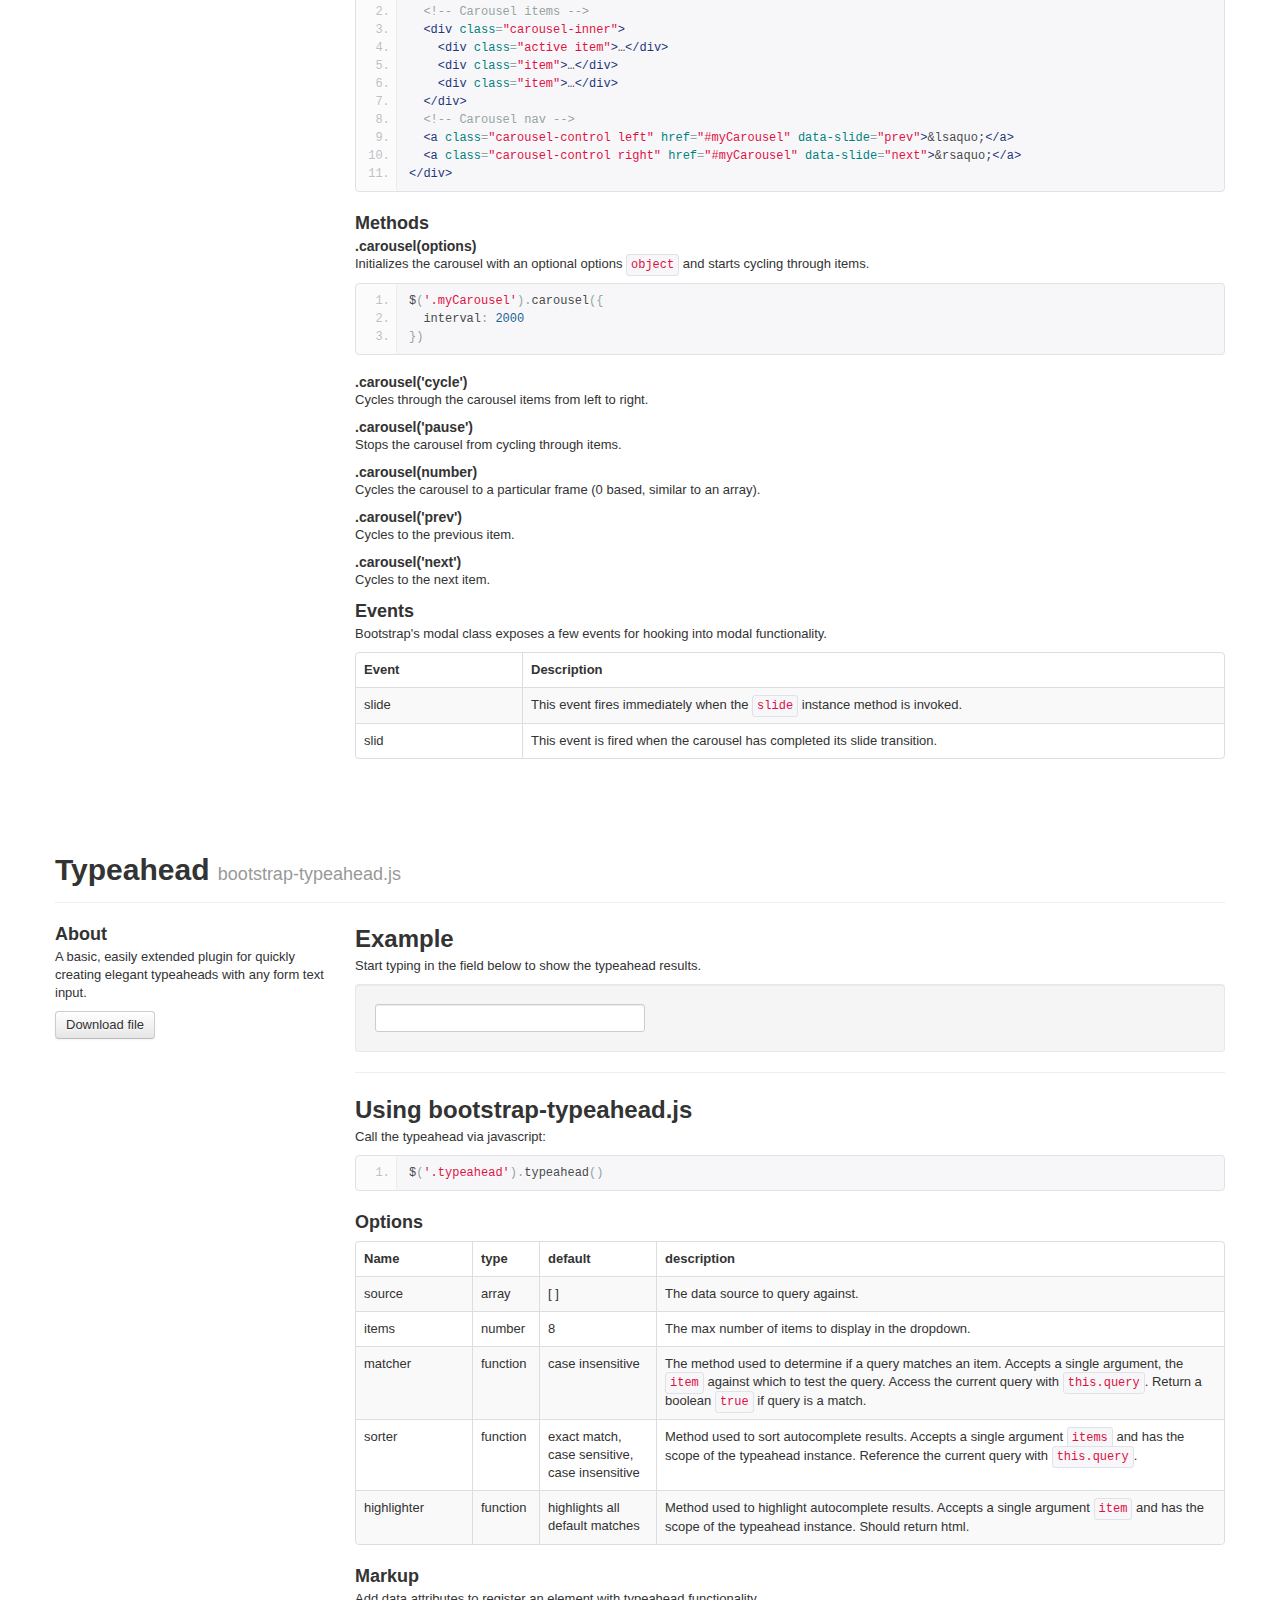
<file: docs/webpage/docs/javascript.html>
<!DOCTYPE html>
<html lang="en">
  <head>
    <meta charset="utf-8">
    <title>Bootstrap, from Twitter</title>
    <meta name="viewport" content="width=device-width, initial-scale=1.0">
    <meta name="description" content="">
    <meta name="author" content="">

    <!-- Le styles -->
    <link href="assets/css/bootstrap.css" rel="stylesheet">
    <link href="assets/css/bootstrap-responsive.css" rel="stylesheet">
    <link href="assets/css/docs.css" rel="stylesheet">
    <link href="assets/js/google-code-prettify/prettify.css" rel="stylesheet">

    <!-- Le HTML5 shim, for IE6-8 support of HTML5 elements -->
    <!--[if lt IE 9]>
      <script src="http://html5shim.googlecode.com/svn/trunk/html5.js"></script>
    <![endif]-->

    <!-- Le fav and touch icons -->
    <link rel="shortcut icon" href="assets/ico/favicon.ico">
    <link rel="apple-touch-icon" href="assets/ico/apple-touch-icon.png">
    <link rel="apple-touch-icon" sizes="72x72" href="assets/ico/apple-touch-icon-72x72.png">
    <link rel="apple-touch-icon" sizes="114x114" href="assets/ico/apple-touch-icon-114x114.png">
  </head>

  <body data-spy="scroll" data-target=".subnav" data-offset="50">


  <!-- Navbar
    ================================================== -->
    <div class="navbar navbar-fixed-top">
      <div class="navbar-inner">
        <div class="container">
          <a class="btn btn-navbar" data-toggle="collapse" data-target=".nav-collapse">
            <span class="icon-bar"></span>
            <span class="icon-bar"></span>
            <span class="icon-bar"></span>
          </a>
          <a class="brand" href="./index.html">Bootstrap</a>
          <div class="nav-collapse">
            <ul class="nav">
              <li class="">
                <a href="./index.html">Overview</a>
              </li>
              <li class="">
                <a href="./scaffolding.html">Scaffolding</a>
              </li>
              <li class="">
                <a href="./base-css.html">Base CSS</a>
              </li>
              <li class="">
                <a href="./components.html">Components</a>
              </li>
              <li class="active">
                <a href="./javascript.html">Javascript plugins</a>
              </li>
              <li class="">
                <a href="./less.html">Using LESS</a>
              </li>
              <li class="divider-vertical"></li>
              <li class="">
                <a href="./download.html">Customize</a>
              </li>
              <li class="">
                <a href="./examples.html">Examples</a>
              </li>
            </ul>
          </div>
        </div>
      </div>
    </div>

    <div class="container">

      <!-- Masthead
      ================================================== -->
      <header class="jumbotron subhead" id="overview">
        <h1>Javascript for Bootstrap</h1>
        <p class="lead">Bring Bootstrap's components to life&mdash;now with 12 custom <a href="http://jquery.com/" target="_blank">jQuery</a> plugins.
        <div class="subnav">
          <ul class="nav nav-pills">
            <li><a href="#javascript">All plugins</a></li>
            <li><a href="#modals">Modal</a></li>
            <li><a href="#dropdowns">Dropdown</a></li>
            <li><a href="#scrollspy">Scrollspy</a></li>
            <li><a href="#tabs">Tab</a></li>
            <li><a href="#tooltips">Tooltip</a></li>
            <li><a href="#popovers">Popover</a></li>
            <li><a href="#alerts">Alert</a></li>
            <li><a href="#buttons">Button</a></li>
            <li><a href="#collapse">Collapse</a></li>
            <li><a href="#carousel">Carousel</a></li>
            <li><a href="#typeahead">Typeahead</a></li>
          </ul>
        </div>
      </header>


      <!-- Using Javascript w/ Bootstrap
      ================================================== -->
      <section id="javascript">
        <div class="page-header">
          <h1>jQuery plugins <small>A dozen Bootstrap plugins to get you started</small></h1>
        </div>
      <div class="row">
        <div class="span3">
          <label>
            <h3><a href="./javascript.html#modals">Modals</a></h3>
            <p>A streamlined, but flexible, take on the traditional javascript modal plugin with only the minimum required functionality and smart defaults.</p>
          </label>
        </div>
        <div class="span3">
          <label>
            <h3><a href="./javascript.html#dropdowns">Dropdowns</a></h3>
            <p>Add dropdown menus to nearly anything in Bootstrap with this simple plugin. Bootstrap features full dropdown menu support on in the navbar, tabs, and pills.</p>
          </label>
        </div>
        <div class="span3">
          <label>
            <h3><a href="./javascript.html#scrollspy">Scrollspy</a></h3>
            <p>Use scrollspy to automatically update the links in your navbar to show the current active link based on scroll position.</p>
          </label>
        </div>
        <div class="span3">
          <label>
            <h3><a href="./javascript.html#tabs">Togglable tabs</a></h3>
            <p>Use this plugin to make tabs and pills more useful by allowing them to toggle through tabbable panes of local content.</p>
          </label>
        </div>
      </div> <!-- /row -->
      <div class="row">
        <div class="span3">
          <label>
            <h3><a href="./javascript.html#tooltips">Tooltips</a></h3>
            <p>A new take on the jQuery Tipsy plugin, Tooltips don't rely on images&mdash;they use CSS3 for animations and data-attributes for local title storage.</p>
          </label>
        </div>
        <div class="span3">
          <label>
            <h3><a href="./javascript.html#popovers">Popovers</a> <small class="muted">*</small></h3>
            <p>Add small overlays of content, like those on the iPad, to any element for housing secondary information.</p>
            <p class="muted"><strong>*</strong> Requires <a href="#tooltips">Tooltips</a> to be included</p>
          </label>
        </div>
        <div class="span3">
          <label>
            <h3><a href="./javascript.html#alerts">Alert messages</a></h3>
            <p>The alert plugin is a tiny class for adding close functionality to alerts.</p>
          </label>
        </div>
        <div class="span3">
          <label>
            <h3><a href="./javascript.html#buttons">Buttons</a></h3>
            <p>Do more with buttons. Control button states or create groups of buttons for more components like toolbars.</p>
          </label>
        </div>
      </div> <!-- /row -->
      <div class="row" style="margin-bottom: 9px;">
        <div class="span3">
          <label>
            <h3><a href="./javascript.html#collapse">Collapse</a></h3>
            <p>Get base styles and flexible support for collapsible components like accordions and navigation.</p>
          </label>
        </div>
        <div class="span3">
          <label>
            <h3><a href="./javascript.html#carousel">Carousel</a></h3>
            <p>Create a merry-go-round of any content you wish to provide an interactive slideshow of content.</p>
          </label>
        </div>
        <div class="span3">
          <label>
            <h3><a href="./javascript.html#typeahead">Typeahead</a></h3>
            <p>A basic, easily extended plugin for quickly creating elegant typeaheads with any form text input.</p>
          </label>
        </div>
        <div class="span3">
          <label>
            <h3>Transitions <small class="muted">*</small></h3>
            <p>For simple transition effects, include bootstrap-transition.js once to slide in modals or fade out alerts.</p>
            <p class="muted"><strong>*</strong> Required for animation in plugins</p>
          </label>
        </div>
      </div> <!-- /row -->
      <div class="alert alert-info"><strong>Heads up!</strong> All javascript plugins require the latest version of jQuery.</div>
    </section>



    <!-- Modal
    ================================================== -->
    <section id="modals">
      <div class="page-header">
        <h1>Modals <small>bootstrap-modal.js</small></h1>
      </div>
      <div class="row">
        <div class="span3 columns">
          <h3>About modals</h3>
          <p>A streamlined, but flexible, take on the traditional javascript modal plugin with only the minimum required functionality and smart defaults.</p>
          <a href="assets/js/bootstrap-modal.js" target="_blank" class="btn">Download file</a>
        </div>
        <div class="span9 columns">
          <h2>Static example</h2>
          <p>Below is a statically rendered modal.</p>
          <div class="well modal-example" style="background-color: #888; border: none;">
            <div class="modal" style="position: relative; top: auto; left: auto; margin: 0 auto; z-index: 1">
              <div class="modal-header">
                <a href="#" class="close" data-dismiss="modal">&times;</a>
                <h3>Modal header</h3>
              </div>
              <div class="modal-body">
                <p>One fine body…</p>
              </div>
              <div class="modal-footer">
                <a href="#" class="btn btn-primary">Save changes</a>
                <a href="#" class="btn">Close</a>
              </div>
            </div>
          </div> <!-- /well -->

          <h2>Live demo</h2>
          <p>Toggle a modal via javascript by clicking the button below. It will slide down and fade in from the top of the page.</p>
          <!-- sample modal content -->
          <div id="myModal" class="modal hide fade">
            <div class="modal-header">
              <a class="close" data-dismiss="modal" >&times;</a>
              <h3>Modal Heading</h3>
            </div>
            <div class="modal-body">
              <h4>Text in a modal</h4>
              <p>Duis mollis, est non commodo luctus, nisi erat porttitor ligula, eget lacinia odio sem.</p>

              <h4>Popover in a modal</h4>
              <p>This <a href="#" class="btn popover-test" title="A Title" data-content="And here's some amazing content. It's very engaging. right?">button</a> should trigger a popover on hover.</p>

              <h4>Tooltips in a modal</h4>
              <p><a href="#" class="tooltip-test" title="Tooltip">This link</a> and <a href="#" class="tooltip-test" title="Tooltip">that link</a> should have tooltips on hover.</p>
            </div>
            <div class="modal-footer">
              <a href="#" class="btn btn-primary">Save changes</a>
              <a href="#" class="btn" data-dismiss="modal" >Close</a>
            </div>
          </div>
          <a data-toggle="modal" href="#myModal" class="btn btn-primary btn-large">Launch demo modal</a>

          <hr>

          <h2>Using bootstrap-modal</h2>
          <p>Call the modal via javascript:</p>
          <pre class="prettyprint linenums">$('#myModal').modal(options)</pre>
          <h3>Options</h3>
          <table class="table table-bordered table-striped">
            <thead>
             <tr>
               <th style="width: 100px;">Name</th>
               <th style="width: 50px;">type</th>
               <th style="width: 50px;">default</th>
               <th>description</th>
             </tr>
            </thead>
            <tbody>
             <tr>
               <td>backdrop</td>
               <td>boolean</td>
               <td>true</td>
               <td>Includes a modal-backdrop element</td>
             </tr>
             <tr>
               <td>keyboard</td>
               <td>boolean</td>
               <td>true</td>
               <td>Closes the modal when escape key is pressed</td>
             </tr>
             <tr>
               <td>show</td>
               <td>boolean</td>
               <td>true</td>
               <td>Shows the modal when initialized.</td>
             </tr>
            </tbody>
          </table>
          <h3>Markup</h3>
          <p>You can activate modals on your page easily without having to write a single line of javascript. Just set <code>data-toggle="modal"</code> on a controller element with a <code>data-target="#foo"</code> or <code>href="#foo"</code> which corresponds to a modal element id, and when clicked, it will launch your modal.</p>
          <p>Also, to add options to your modal instance, just include them as additional data attributes on either the control element or the modal markup itself.</p>
<pre class="prettyprint linenums">
&lt;a class="btn" data-toggle="modal" href="#myModal" &gt;Launch Modal&lt;/a&gt;
</pre>

<pre class="prettyprint linenums">
&lt;div class="modal" id="myModal"&gt;
  &lt;div class="modal-header"&gt;
    &lt;a class="close" data-dismiss="modal"&gt;&times;&lt;/a&gt;
    &lt;h3&gt;Modal header&lt;/h3&gt;
  &lt;/div&gt;
  &lt;div class="modal-body"&gt;
    &lt;p&gt;One fine body…&lt;/p&gt;
  &lt;/div&gt;
  &lt;div class="modal-footer"&gt;
    &lt;a href="#" class="btn btn-primary"&gt;Save changes&lt;/a&gt;
    &lt;a href="#" class="btn"&gt;Close&lt;/a&gt;
  &lt;/div&gt;
&lt;/div&gt;
</pre>
          <div class="alert alert-info">
            <strong>Heads up!</strong> If you want your modal to animate in and out, just add a <code>.fade</code> class to the <code>.modal</code> element (refer to the demo to see this in action) and include bootstrap-transition.js.
          </div>
          <h3>Methods</h3>
          <h4>.modal(options)</h4>
          <p>Activates your content as a modal. Accepts an optional options <code>object</code>.</p>
<pre class="prettyprint linenums">
$('#myModal').modal({
  keyboard: false
})</pre>
          <h4>.modal('toggle')</h4>
          <p>Manually toggles a modal.</p>
          <pre class="prettyprint linenums">$('#myModal').modal('toggle')</pre>
          <h4>.modal('show')</h4>
          <p>Manually opens a modal.</p>
          <pre class="prettyprint linenums">$('#myModal').modal('show')</pre>
          <h4>.modal('hide')</h4>
          <p>Manually hides a modal.</p>
          <pre class="prettyprint linenums">$('#myModal').modal('hide')</pre>
          <h3>Events</h3>
          <p>Bootstrap's modal class exposes a few events for hooking into modal functionality.</p>
          <table class="table table-bordered table-striped">
            <thead>
             <tr>
               <th style="width: 150px;">Event</th>
               <th>Description</th>
             </tr>
            </thead>
            <tbody>
             <tr>
               <td>show</td>
               <td>This event fires immediately when the <code>show</code> instance method is called.</td>
             </tr>
             <tr>
               <td>shown</td>
               <td>This event is fired when the modal has been made visible to the user (will wait for css transitions to complete).</td>
             </tr>
             <tr>
               <td>hide</td>
               <td>This event is fired immediately when the <code>hide</code> instance method has been called.</td>
             </tr>
             <tr>
               <td>hidden</td>
               <td>This event is fired when the modal has finished being hidden from the user (will wait for css transitions to complete).</td>
             </tr>
            </tbody>
          </table>

<pre class="prettyprint linenums">
$('#myModal').on('hidden', function () {
  // do something…
})</pre>
        </div>
      </div>
    </section>



    <!-- Dropdown
    ================================================== -->
    <section id="dropdowns">
      <div class="page-header">
        <h1>Dropdowns <small>bootstrap-dropdown.js</small></h1>
      </div>
      <div class="row">
        <div class="span3 columns">
          <h3>About dropdowns</h3>
          <p>Add dropdown menus to nearly anything in Bootstrap with this simple plugin. Bootstrap features full dropdown menu support on in the navbar, tabs, and pills.</p>
          <a href="assets/js/bootstrap-dropdown.js" target="_blank" class="btn">Download file</a>
        </div>
        <div class="span9 columns">
          <h2>Examples</h2>
          <p>Click on the dropdown nav links in the navbar and pills below to test dropdowns.</p>
          <div id="navbar-example" class="navbar navbar-static">
            <div class="navbar-inner">
              <div class="container" style="width: auto;">
                <a class="brand" href="#">Project Name</a>
                <ul class="nav">
                  <li class="dropdown">
                    <a href="#" class="dropdown-toggle" data-toggle="dropdown">Dropdown <b class="caret"></b></a>
                    <ul class="dropdown-menu">
                      <li><a href="#">Action</a></li>
                      <li><a href="#">Another action</a></li>
                      <li><a href="#">Something else here</a></li>
                      <li class="divider"></li>
                      <li><a href="#">Separated link</a></li>
                    </ul>
                  </li>
                  <li class="dropdown">
                    <a href="#" class="dropdown-toggle" data-toggle="dropdown">Dropdown 2 <b class="caret"></b></a>
                    <ul class="dropdown-menu">
                      <li><a href="#">Action</a></li>
                      <li><a href="#">Another action</a></li>
                      <li><a href="#">Something else here</a></li>
                      <li class="divider"></li>
                      <li><a href="#">Separated link</a></li>
                    </ul>
                  </li>
                </ul>
                <ul class="nav pull-right">
                  <li id="fat-menu" class="dropdown">
                    <a href="#" class="dropdown-toggle" data-toggle="dropdown">Dropdown 3 <b class="caret"></b></a>
                    <ul class="dropdown-menu">
                      <li><a href="#">Action</a></li>
                      <li><a href="#">Another action</a></li>
                      <li><a href="#">Something else here</a></li>
                      <li class="divider"></li>
                      <li><a href="#">Separated link</a></li>
                    </ul>
                  </li>
                </ul>
              </div>
            </div>
          </div> <!-- /navbar-example -->

          <ul class="nav nav-pills">
            <li class="active"><a href="#">Regular link</a></li>
            <li class="dropdown">
              <a class="dropdown-toggle" data-toggle="dropdown" href="#">Dropdown <b class="caret"></b></a>
              <ul id="menu1" class="dropdown-menu">
                <li><a href="#">Action</a></li>
                <li><a href="#">Another action</a></li>
                <li><a href="#">Something else here</a></li>
                <li class="divider"></li>
                <li><a href="#">Separated link</a></li>
              </ul>
            </li>
            <li class="dropdown">
              <a class="dropdown-toggle" data-toggle="dropdown" href="#">Dropdown 2 <b class="caret"></b></a>
              <ul id="menu2" class="dropdown-menu">
                <li><a href="#">Action</a></li>
                <li><a href="#">Another action</a></li>
                <li><a href="#">Something else here</a></li>
                <li class="divider"></li>
                <li><a href="#">Separated link</a></li>
              </ul>
            </li>
            <li class="dropdown">
              <a class="dropdown-toggle" data-toggle="dropdown" href="#">Dropdown 3 <b class="caret"></b></a>
              <ul id="menu3" class="dropdown-menu">
                <li><a href="#">Action</a></li>
                <li><a href="#">Another action</a></li>
                <li><a href="#">Something else here</a></li>
                <li class="divider"></li>
                <li><a href="#">Separated link</a></li>
              </ul>
            </li>
          </ul> <!-- /tabs -->

          <hr>

          <h2>Using bootstrap-dropdown.js</h2>
          <p>Call the dropdowns via javascript:</p>
          <pre class="prettyprint linenums">$('.dropdown-toggle').dropdown()</pre>
          <h3>Markup</h3>
          <p>To quickly add dropdown functionality to any element just add <code>data-toggle="dropdown"</code> and any valid bootstrap dropdown will automatically be activated.</p>
          <div class="alert alert-info">
            <strong>Heads up!</strong> You may optionally target a specific dropdown by using <code>data-target="#fat"</code> or <code>href="#fat"</code>.
          </div>

<pre class="prettyprint linenums">
&lt;ul class="nav pills"&gt;
  &lt;li class="active"&gt;&lt;a href="#"&gt;Regular link&lt;/a&gt;&lt;/li&gt;
  &lt;li class="dropdown" id="menu1"&gt;
    &lt;a class="dropdown-toggle" data-toggle="dropdown" href="#menu1"&gt;
      Dropdown
      &lt;b class="caret"&gt;&lt;/b&gt;
    &lt;/a&gt;
    &lt;ul class="dropdown-menu"&gt;
      &lt;li&gt;&lt;a href="#"&gt;Action&lt;/a&gt;&lt;/li&gt;
      &lt;li&gt;&lt;a href="#"&gt;Another action&lt;/a&gt;&lt;/li&gt;
      &lt;li&gt;&lt;a href="#"&gt;Something else here&lt;/a&gt;&lt;/li&gt;
      &lt;li class="divider"&gt;&lt;/li&gt;
      &lt;li&gt;&lt;a href="#"&gt;Separated link&lt;/a&gt;&lt;/li&gt;
    &lt;/ul&gt;
  &lt;/li&gt;
  ...
&lt;/ul&gt;</pre>
          <h3>Methods</h3>
          <h4>$().dropdown()</h4>
          <p>A programatic api for activating menus for a given navbar or tabbed navigation.</p>
        </div>
      </div>
    </section>



   <!-- ScrollSpy
    ================================================== -->
    <section id="scrollspy">
      <div class="page-header">
        <h1>ScrollSpy <small>bootstrap-scrollspy.js</small></h1>
      </div>
      <div class="row">
        <div class="span3 columns">
          <p>The ScrollSpy plugin is for automatically updating nav targets based on scroll position.</p>
          <a href="assets/js/bootstrap-scrollspy.js" target="_blank" class="btn">Download file</a>
        </div>
        <div class="span9 columns">
          <h2>Example navbar with scrollspy</h2>
          <p>Scroll the area below and watch the navigation update. The dropdown sub items will be highlighted as well. Try it!</p>
          <div id="navbarExample" class="navbar navbar-static">
            <div class="navbar-inner">
              <div class="container" style="width: auto;">
                <a class="brand" href="#">Project Name</a>
                <ul class="nav">
                  <li><a href="#fat">@fat</a></li>
                  <li><a href="#mdo">@mdo</a></li>
                  <li class="dropdown">
                    <a href="#" class="dropdown-toggle" data-toggle="dropdown">Dropdown <b class="caret"></b></a>
                    <ul class="dropdown-menu">
                      <li><a href="#one">one</a></li>
                      <li><a href="#two">two</a></li>
                      <li class="divider"></li>
                      <li><a href="#three">three</a></li>
                    </ul>
                  </li>
                </ul>
              </div>
            </div>
          </div>
          <div data-spy="scroll" data-target="#navbarExample" data-offset="0" class="scrollspy-example">
            <h4 id="fat">@fat</h4>
            <p>
            Ad leggings keytar, brunch id art party dolor labore. Pitchfork yr enim lo-fi before they sold out qui. Tumblr farm-to-table bicycle rights whatever. Anim keffiyeh carles cardigan. Velit seitan mcsweeney's photo booth 3 wolf moon irure. Cosby sweater lomo jean shorts, williamsburg hoodie minim qui you probably haven't heard of them et cardigan trust fund culpa biodiesel wes anderson aesthetic. Nihil tattooed accusamus, cred irony biodiesel keffiyeh artisan ullamco consequat.
            </p>
            <h4 id="mdo">@mdo</h4>
            <p>
            Veniam marfa mustache skateboard, adipisicing fugiat velit pitchfork beard. Freegan beard aliqua cupidatat mcsweeney's vero. Cupidatat four loko nisi, ea helvetica nulla carles. Tattooed cosby sweater food truck, mcsweeney's quis non freegan vinyl. Lo-fi wes anderson +1 sartorial. Carles non aesthetic exercitation quis gentrify. Brooklyn adipisicing craft beer vice keytar deserunt.
            </p>
            <h4 id="one">one</h4>
            <p>
            Occaecat commodo aliqua delectus. Fap craft beer deserunt skateboard ea. Lomo bicycle rights adipisicing banh mi, velit ea sunt next level locavore single-origin coffee in magna veniam. High life id vinyl, echo park consequat quis aliquip banh mi pitchfork. Vero VHS est adipisicing. Consectetur nisi DIY minim messenger bag. Cred ex in, sustainable delectus consectetur fanny pack iphone.
            </p>
            <h4 id="two">two</h4>
            <p>
            In incididunt echo park, officia deserunt mcsweeney's proident master cleanse thundercats sapiente veniam. Excepteur VHS elit, proident shoreditch +1 biodiesel laborum craft beer. Single-origin coffee wayfarers irure four loko, cupidatat terry richardson master cleanse. Assumenda you probably haven't heard of them art party fanny pack, tattooed nulla cardigan tempor ad. Proident wolf nesciunt sartorial keffiyeh eu banh mi sustainable. Elit wolf voluptate, lo-fi ea portland before they sold out four loko. Locavore enim nostrud mlkshk brooklyn nesciunt.
            </p>
            <h4 id="three">three</h4>
            <p>
            Ad leggings keytar, brunch id art party dolor labore. Pitchfork yr enim lo-fi before they sold out qui. Tumblr farm-to-table bicycle rights whatever. Anim keffiyeh carles cardigan. Velit seitan mcsweeney's photo booth 3 wolf moon irure. Cosby sweater lomo jean shorts, williamsburg hoodie minim qui you probably haven't heard of them et cardigan trust fund culpa biodiesel wes anderson aesthetic. Nihil tattooed accusamus, cred irony biodiesel keffiyeh artisan ullamco consequat.
            </p>
            <p>Keytar twee blog, culpa messenger bag marfa whatever delectus food truck. Sapiente synth id assumenda. Locavore sed helvetica cliche irony, thundercats you probably haven't heard of them consequat hoodie gluten-free lo-fi fap aliquip. Labore elit placeat before they sold out, terry richardson proident brunch nesciunt quis cosby sweater pariatur keffiyeh ut helvetica artisan. Cardigan craft beer seitan readymade velit. VHS chambray laboris tempor veniam. Anim mollit minim commodo ullamco thundercats.
            </p>
          </div>
          <hr>
          <h2>Using bootstrap-scrollspy.js</h2>
          <p>Call the scrollspy via javascript:</p>
          <pre class="prettyprint linenums">$('#navbar').scrollspy()</pre>
          <h3>Markup</h3>
          <p>To easily add scrollspy behavior to your topbar navigation, just add <code>data-spy="scroll"</code> to the element you want to spy on (most typically this would be the body).</p>
          <pre class="prettyprint linenums">&lt;body data-spy="scroll" &gt;...&lt;/body&gt;</pre>
          <div class="alert alert-info">
            <strong>Heads up!</strong>
            Navbar links must have resolvable id targets. For example, a <code>&lt;a href="#home"&gt;home&lt;/a&gt;</code> must correspond to something in the dom like <code>&lt;div id="home"&gt;&lt;/div&gt;</code>.
          </div>
          <h3>Options</h3>
          <table class="table table-bordered table-striped">
            <thead>
             <tr>
               <th style="width: 100px;">Name</th>
               <th style="width: 100px;">type</th>
               <th style="width: 50px;">default</th>
               <th>description</th>
             </tr>
            </thead>
            <tbody>
             <tr>
               <td>offset</td>
               <td>number</td>
               <td>10</td>
               <td>Pixels to offset from top when calculating position of scroll.</td>
             </tr>
            </tbody>
          </table>
        </div>
      </div>
    </section>



    <!-- Tabs
    ================================================== -->
    <section id="tabs">
      <div class="page-header">
        <h1>Togglable tabs <small>bootstrap-tab.js</small></h1>
      </div>
      <div class="row">
        <div class="span3 columns">
          <p>This plugin adds quick, dynamic tab and pill functionality for transitioning through local content.</p>
          <a href="assets/js/bootstrap-tab.js" target="_blank" class="btn">Download file</a>
        </div>
        <div class="span9 columns">
          <h2>Example tabs</h2>
          <p>Click the tabs below to toggle between hidden panes, even via dropdown menus.</p>
          <ul id="tab" class="nav nav-tabs">
            <li class="active"><a href="#home" data-toggle="tab">Home</a></li>
            <li><a href="#profile" data-toggle="tab">Profile</a></li>
            <li class="dropdown">
              <a href="#" class="dropdown-toggle" data-toggle="dropdown">Dropdown <b class="caret"></b></a>
              <ul class="dropdown-menu">
                <li><a href="#dropdown1" data-toggle="tab">@fat</a></li>
                <li><a href="#dropdown2" data-toggle="tab">@mdo</a></li>
              </ul>
            </li>
          </ul>
          <div id="myTabContent" class="tab-content">
            <div class="tab-pane fade in active" id="home">
              <p>Raw denim you probably haven't heard of them jean shorts Austin. Nesciunt tofu stumptown aliqua, retro synth master cleanse. Mustache cliche tempor, williamsburg carles vegan helvetica. Reprehenderit butcher retro keffiyeh dreamcatcher synth. Cosby sweater eu banh mi, qui irure terry richardson ex squid. Aliquip placeat salvia cillum iphone. Seitan aliquip quis cardigan american apparel, butcher voluptate nisi qui.</p>
            </div>
            <div class="tab-pane fade" id="profile">
              <p>Food truck fixie locavore, accusamus mcsweeney's marfa nulla single-origin coffee squid. Exercitation +1 labore velit, blog sartorial PBR leggings next level wes anderson artisan four loko farm-to-table craft beer twee. Qui photo booth letterpress, commodo enim craft beer mlkshk aliquip jean shorts ullamco ad vinyl cillum PBR. Homo nostrud organic, assumenda labore aesthetic magna delectus mollit. Keytar helvetica VHS salvia yr, vero magna velit sapiente labore stumptown. Vegan fanny pack odio cillum wes anderson 8-bit, sustainable jean shorts beard ut DIY ethical culpa terry richardson biodiesel. Art party scenester stumptown, tumblr butcher vero sint qui sapiente accusamus tattooed echo park.</p>
            </div>
            <div class="tab-pane fade" id="dropdown1">
              <p>Etsy mixtape wayfarers, ethical wes anderson tofu before they sold out mcsweeney's organic lomo retro fanny pack lo-fi farm-to-table readymade. Messenger bag gentrify pitchfork tattooed craft beer, iphone skateboard locavore carles etsy salvia banksy hoodie helvetica. DIY synth PBR banksy irony. Leggings gentrify squid 8-bit cred pitchfork. Williamsburg banh mi whatever gluten-free, carles pitchfork biodiesel fixie etsy retro mlkshk vice blog. Scenester cred you probably haven't heard of them, vinyl craft beer blog stumptown. Pitchfork sustainable tofu synth chambray yr.</p>
            </div>
            <div class="tab-pane fade" id="dropdown2">
              <p>Trust fund seitan letterpress, keytar raw denim keffiyeh etsy art party before they sold out master cleanse gluten-free squid scenester freegan cosby sweater. Fanny pack portland seitan DIY, art party locavore wolf cliche high life echo park Austin. Cred vinyl keffiyeh DIY salvia PBR, banh mi before they sold out farm-to-table VHS viral locavore cosby sweater. Lomo wolf viral, mustache readymade thundercats keffiyeh craft beer marfa ethical. Wolf salvia freegan, sartorial keffiyeh echo park vegan.</p>
            </div>
          </div>
          <hr>
          <h2>Using bootstrap-tab.js</h2>
          <p>Enable tabbable tabs via javascript:</p>
          <pre class="prettyprint linenums">$('#myTab').tab('show')</pre>
          <h3>Markup</h3>
          <p>You can activate a tab or pill navigation without writing any javascript by simply specifying <code>data-toggle="tab"</code> or <code>data-toggle="pill"</code> on an element.</p>
<pre class="prettyprint linenums">
&lt;ul class="nav nav-tabs"&gt;
  &lt;li&gt;&lt;a href="#home" data-toggle="tab"&gt;Home&lt;/a&gt;&lt;/li&gt;
  &lt;li&gt;&lt;a href="#profile" data-toggle="tab"&gt;Profile&lt;/a&gt;&lt;/li&gt;
  &lt;li&gt;&lt;a href="#messages" data-toggle="tab"&gt;Messages&lt;/a&gt;&lt;/li&gt;
  &lt;li&gt;&lt;a href="#settings" data-toggle="tab"&gt;Settings&lt;/a&gt;&lt;/li&gt;
&lt;/ul&gt;</pre>
          <h3>Methods</h3>
          <h4>$().tab</h4>
          <p>
            Activates a tab element and content container. Tab should have either a `data-target` or an `href` targeting a container node in the dom.
          </p>
<pre class="prettyprint linenums">
&lt;ul class="nav nav-tabs"&gt;
  &lt;li class="active"&gt;&lt;a href="#home"&gt;Home&lt;/a&gt;&lt;/li&gt;
  &lt;li&gt;&lt;a href="#profile"&gt;Profile&lt;/a&gt;&lt;/li&gt;
  &lt;li&gt;&lt;a href="#messages"&gt;Messages&lt;/a&gt;&lt;/li&gt;
  &lt;li&gt;&lt;a href="#settings"&gt;Settings&lt;/a&gt;&lt;/li&gt;
&lt;/ul&gt;

&lt;div class="tab-content"&gt;
  &lt;div class="tab-pane active" id="home"&gt;...&lt;/div&gt;
  &lt;div class="tab-pane" id="profile"&gt;...&lt;/div&gt;
  &lt;div class="tab-pane" id="messages"&gt;...&lt;/div&gt;
  &lt;div class="tab-pane" id="settings"&gt;...&lt;/div&gt;
&lt;/div&gt;

&lt;script&gt;
  $(function () {
    $('.tabs a:last').tab('show')
  })
&lt;/script&gt;</pre>
          <h3>Events</h3>
          <table class="table table-bordered table-striped">
            <thead>
             <tr>
               <th style="width: 150px;">Event</th>
               <th>Description</th>
             </tr>
            </thead>
            <tbody>
             <tr>
               <td>show</td>
               <td>This event fires on tab show, but before the new tab has been shown. Use <code>event.target</code> and <code>event.relatedTarget</code> to target the active tab and the previous active tab (if available) respectively.</td>
            </tr>
            <tr>
               <td>shown</td>
               <td>This event fires on tab show after a tab has been shown. Use <code>event.target</code> and <code>event.relatedTarget</code> to target the active tab and the previous active tab (if available) respectively.</td>
             </tr>
            </tbody>
          </table>

          <pre class="prettyprint linenums">
$('a[data-toggle="tab"]').on('shown', function (e) {
  e.target // activated tab
  e.relatedTarget // previous tab
})</pre>
       </div>
      </div>
    </section>


    <!-- Tooltips
    ================================================== -->
    <section id="tooltips">
      <div class="page-header">
        <h1>Tooltips <small>bootstrap-tooltip.js</small></h1>
      </div>
      <div class="row">
        <div class="span3 columns">
          <h3>About Tooltips</h3>
          <p>Inspired by the excellent jQuery.tipsy plugin written by Jason Frame; Tooltips are an updated version, which don't rely on images, use css3 for animations, and data-attributes for local title storage.</p>
          <a href="assets/js/bootstrap-tooltip.js" target="_blank" class="btn">Download file</a>
        </div>
        <div class="span9 columns">
          <h2>Example use of Tooltips</h2>
          <p>Hover over the links below to see tooltips:</p>
          <div class="tooltip-demo well">
            <p class="muted" style="margin-bottom: 0;">Tight pants next level keffiyeh <a href="#" rel="tooltip" title="first tooltip">you probably</a> haven't heard of them. Photo booth beard raw denim letterpress vegan messenger bag stumptown. Farm-to-table seitan, mcsweeney's fixie sustainable quinoa 8-bit american apparel <a href="#" rel="tooltip" title="Another tooltip">have a</a> terry richardson vinyl chambray. Beard stumptown, cardigans banh mi lomo thundercats. Tofu biodiesel williamsburg marfa, four loko mcsweeney's cleanse vegan chambray. A <a href="#" rel="tooltip" title="Another one here too">really ironic</a> artisan whatever keytar, scenester farm-to-table banksy Austin <a href="#" rel="tooltip" title="The last tip!">twitter handle</a> freegan cred raw denim single-origin coffee viral.
            </p>
          </div>
          <hr>
          <h2>Using bootstrap-tooltip.js</h2>
          <p>Trigger the tooltip via javascript:</p>
          <pre class="prettyprint linenums">$('#example').tooltip(options)</pre>
          <h3>Options</h3>
          <table class="table table-bordered table-striped">
            <thead>
             <tr>
               <th style="width: 100px;">Name</th>
               <th style="width: 100px;">type</th>
               <th style="width: 50px;">default</th>
               <th>description</th>
             </tr>
            </thead>
            <tbody>
             <tr>
               <td>animation</td>
               <td>boolean</td>
               <td>true</td>
               <td>apply a css fade transition to the tooltip</td>
             </tr>
             <tr>
               <td>placement</td>
               <td>string|function</td>
               <td>'top'</td>
               <td>how to position the tooltip - top | bottom | left | right</td>
             </tr>
             <tr>
               <td>selector</td>
               <td>string</td>
               <td>false</td>
               <td>If a selector is provided, tooltip objects will be delegated to the specified targets.</td>
             </tr>
             <tr>
               <td>title</td>
               <td>string | function</td>
               <td>''</td>
               <td>default title value if `title` tag isn't present</td>
             </tr>
             <tr>
               <td>trigger</td>
               <td>string</td>
               <td>'hover'</td>
               <td>how tooltip is triggered - hover | focus | manual</td>
             </tr>
             <tr>
               <td>delay</td>
               <td>number | object</td>
               <td>0</td>
               <td>
                <p>delay showing and hiding the tooltip (ms)</p>
                <p>If a number is supplied, delay is applied to both hide/show</p>
                <p>Object structure is: <code>delay: { show: 500, hide: 100 }</code></p>
               </td>
             </tr>
            </tbody>
          </table>
          <div class="alert alert-info">
            <strong>Heads up!</strong>
            Options for individual tooltips can alternatively be specified through the use of data attributes.
          </div>
          <h3>Markup</h3>
          <p>For performance reasons, the Tooltip and Popover data-apis are opt in. If you would like to use them just specify a selector option.</p>
<pre class="prettyprint linenums">
&lt;a href="#" rel="tooltip" title="first tooltip"&gt;hover over me&lt;/a&gt;
</pre>
          <h3>Methods</h3>
          <h4>$().tooltip(options)</h4>
          <p>Attaches a tooltip handler to an element collection.</p>
          <h4>.tooltip('show')</h4>
          <p>Reveals an elements tooltip.</p>
          <pre class="prettyprint linenums">$('#element').tooltip('show')</pre>
          <h4>.tooltip('hide')</h4>
          <p>Hides an elements tooltip.</p>
          <pre class="prettyprint linenums">$('#element').tooltip('hide')</pre>
          <h4>.tooltip('toggle')</h4>
          <p>Toggles an elements tooltip.</p>
          <pre class="prettyprint linenums">$('#element').tooltip('toggle')</pre>
        </div>
      </div>
    </section>



    <!-- Popovers
    ================================================== -->
    <section id="popovers">
      <div class="page-header">
        <h1>Popovers <small>bootstrap-popover.js</small></h1>
      </div>
      <div class="row">
        <div class="span3 columns">
          <h3>About popovers</h3>
          <p>Add small overlays of content, like those on the iPad, to any element for housing secondary information.</p>
          <p class="muted"><strong>*</strong> Requires <a href="#tooltips">Tooltip</a> to be included</p>
          <a href="assets/js/bootstrap-popover.js" target="_blank" class="btn">Download file</a>
        </div>
        <div class="span9 columns">
          <h2>Example hover popover</h2>
          <p>Hover over the button to trigger the popover.</p>
          <div class="well">
            <a href="#" class="btn btn-danger" rel="popover" title="A Title" data-content="And here's some amazing content. It's very engaging. right?">hover for popover</a>
          </div>
          <hr>
          <h2>Using bootstrap-popover.js</h2>
          <p>Enable popovers via javascript:</p>
          <pre class="prettyprint linenums">$('#example').popover(options)</pre>
          <h3>Options</h3>
          <table class="table table-bordered table-striped">
            <thead>
             <tr>
               <th style="width: 100px;">Name</th>
               <th style="width: 100px;">type</th>
               <th style="width: 50px;">default</th>
               <th>description</th>
             </tr>
            </thead>
            <tbody>
             <tr>
               <td>animation</td>
               <td>boolean</td>
               <td>true</td>
               <td>apply a css fade transition to the tooltip</td>
             </tr>
             <tr>
               <td>placement</td>
               <td>string|function</td>
               <td>'right'</td>
               <td>how to position the popover - top | bottom | left | right</td>
             </tr>
             <tr>
               <td>selector</td>
               <td>string</td>
               <td>false</td>
               <td>if a selector is provided, tooltip objects will be delegated to the specified targets</td>
             </tr>
             <tr>
               <td>trigger</td>
               <td>string</td>
               <td>'hover'</td>
               <td>how tooltip is triggered - hover | focus | manual</td>
             </tr>
             <tr>
               <td>title</td>
               <td>string | function</td>
               <td>''</td>
               <td>default title value if `title` attribute isn't present</td>
             </tr>
             <tr>
               <td>content</td>
               <td>string | function</td>
               <td>''</td>
               <td>default content value if `data-content` attribute isn't present</td>
             </tr>
             <tr>
               <td>delay</td>
               <td>number | object</td>
               <td>0</td>
               <td>
                <p>delay showing and hiding the popover (ms)</p>
                <p>If a number is supplied, delay is applied to both hide/show</p>
                <p>Object structure is: <code>delay: { show: 500, hide: 100 }</code></p>
               </td>
             </tr>
            </tbody>
          </table>
          <div class="alert alert-info">
            <strong>Heads up!</strong>
            Options for individual popovers can alternatively be specified through the use of data attributes.
          </div>
          <h3>Markup</h3>
          <p>
          For performance reasons, the Tooltip and Popover data-apis are opt in. If you would like to use them just specify a the selector option.
          </p>
          <h3>Methods</h3>
          <h4>$().popover(options)</h4>
          <p>Initializes popovers for an element collection.</p>
          <h4>.popover('show')</h4>
          <p>Reveals an elements popover.</p>
          <pre class="prettyprint linenums">$('#element').popover('show')</pre>
          <h4>.popover('hide')</h4>
          <p>Hides an elements popover.</p>
          <pre class="prettyprint linenums">$('#element').popover('hide')</pre>
          <h4>.popover('toggle')</h4>
          <p>Toggles an elements popover.</p>
          <pre class="prettyprint linenums">$('#element').popover('toggle')</pre>
        </div>
      </div>
    </section>



    <!-- Alert
    ================================================== -->
    <section id="alerts">
      <div class="page-header">
        <h1>Alert messages <small>bootstrap-alert.js</small></h1>
      </div>
      <div class="row">
        <div class="span3 columns">
          <h3>About alerts</h3>
          <p>The alert plugin is a tiny class for adding close functionality to alerts.</p>
          <a href="assets/js/bootstrap-alert.js" target="_blank" class="btn">Download</a>
        </div>
        <div class="span9 columns">
          <h2>Example alerts</h2>
          <p>The alerts plugin works on regular alert messages, and block messages.</p>
          <div class="alert fade in">
            <a class="close" data-dismiss="alert" href="#">&times;</a>
            <strong>Holy guacamole!</strong> Best check yo self, you're not looking too good.
          </div>
          <div class="alert alert-block alert-error fade in">
            <a class="close" data-dismiss="alert" href="#">&times;</a>
            <h4 class="alert-heading">Oh snap! You got an error!</h4>
            <p>Change this and that and try again. Duis mollis, est non commodo luctus, nisi erat porttitor ligula, eget lacinia odio sem nec elit. Cras mattis consectetur purus sit amet fermentum.</p>
            <p>
              <a class="btn btn-danger" href="#">Take this action</a> <a class="btn" href="#">Or do this</a>
            </p>
          </div>
          <hr>
          <h2>Using bootstrap-alert.js</h2>
          <p>Enable dismissal of an alert via javascript:</p>
          <pre class="prettyprint linenums">$(".alert").alert()</pre>
          <h3>Markup</h3>
          <p>Just add <code>data-dismiss="alert"</code> to your close button to automatically give an alert close functionality.</p>
          <pre class="prettyprint linenums">&lt;a class="close" data-dismiss="alert" href="#"&gt;&amp;times;&lt;/a&gt;</pre>
          <h3>Methods</h3>
          <h4>$().alert()</h4>
          <p>Wraps all alerts with close functionality. To have your alerts animate out when closed, make sure they have the <code>.fade</code> and <code>.in</code> class already applied to them.</p>
          <h4>.alert('close')</h4>
          <p>Closes an alert.</p>
          <pre class="prettyprint linenums">$(".alert").alert('close')</pre>
          <h3>Events</h3>
          <p>Bootstrap's alert class exposes a few events for hooking into alert functionality.</p>
          <table class="table table-bordered table-striped">
            <thead>
             <tr>
               <th style="width: 150px;">Event</th>
               <th>Description</th>
             </tr>
            </thead>
            <tbody>
             <tr>
               <td>close</td>
               <td>This event fires immediately when the <code>close</code> instance method is called.</td>
             </tr>
             <tr>
               <td>closed</td>
               <td>This event is fired when the alert has been closed (will wait for css transitions to complete).</td>
             </tr>
            </tbody>
          </table>
<pre class="prettyprint linenums">
$('#my-alert').bind('closed', function () {
  // do something…
})</pre>
        </div>
      </div>
    </section>



    <!-- Buttons
    ================================================== -->
    <section id="buttons">
      <div class="page-header">
        <h1>Buttons <small>bootstrap-button.js</small></h1>
      </div>
      <div class="row">
        <div class="span3 columns">
          <h3>About</h3>
          <p>Do more with buttons. Control button states or create groups of buttons for more components like toolbars.</p>
          <a href="assets/js/bootstrap-button.js" target="_blank" class="btn">Download file</a>
        </div>
        <div class="span9 columns">
          <h2>Example uses</h2>
          <p>Use the buttons plugin for states and toggles.</p>
          <table class="table table-bordered table-striped">
            <tbody>
             <tr>
               <td>Stateful</td>
               <td>
                  <button id="fat-btn" data-loading-text="loading..." class="btn btn-primary">
                    Loading State
                  </button>
                </td>
             </tr>
             <tr>
               <td>Single toggle</td>
               <td>
                  <button class="btn btn-primary" data-toggle="button">Single Toggle</button>
                </td>
             </tr>
             <tr>
               <td>Checkbox</td>
               <td>
                  <div class="btn-group" data-toggle="buttons-checkbox">
                    <button class="btn btn-primary">Left</button>
                    <button class="btn btn-primary">Middle</button>
                    <button class="btn btn-primary">Right</button>
                  </div>
               </td>
             </tr>
             <tr>
               <td>Radio</td>
               <td>
                  <div class="btn-group" data-toggle="buttons-radio">
                    <button class="btn btn-primary">Left</button>
                    <button class="btn btn-primary">Middle</button>
                    <button class="btn btn-primary">Right</button>
                  </div>
               </td>
             </tr>
            </tbody>
          </table>
          <hr>
          <h2>Using bootstrap-button.js</h2>
          <p>Enable buttons via javascript:</p>
          <pre class="prettyprint linenums">$('.tabs').button()</pre>
            <h3>Markup</h3>
          <p>Data attributes are integral to the button plugin. Check out the example code below for the various markup types.</p>
<pre class="prettyprint linenums">
&lt;!-- Add data-toggle="button" to activate toggling on a single button --&gt;
&lt;button class="btn" data-toggle="button"&gt;Single Toggle&lt;/button&gt;

&lt;!-- Add data-toggle="buttons-checkbox" for checkbox style toggling on btn-group --&gt;
&lt;div class="btn-group" data-toggle="buttons-checkbox"&gt;
  &lt;button class="btn"&gt;Left&lt;/button&gt;
  &lt;button class="btn"&gt;Middle&lt;/button&gt;
  &lt;button class="btn"&gt;Right&lt;/button&gt;
&lt;/div&gt;

&lt;!-- Add data-toggle="buttons-radio" for radio style toggling on btn-group --&gt;
&lt;div class="btn-group" data-toggle="buttons-radio"&gt;
  &lt;button class="btn"&gt;Left&lt;/button&gt;
  &lt;button class="btn"&gt;Middle&lt;/button&gt;
  &lt;button class="btn"&gt;Right&lt;/button&gt;
&lt;/div&gt;
</pre>
          <h3>Methods</h3>
          <h4>$().button('toggle')</h4>
          <p>Toggles push state. Gives btn the look that it hass been activated.</p>
          <div class="alert alert-info">
            <strong>Heads up!</strong>
            You can enable auto toggling of a button by using the <code>data-toggle</code> attribute.
          </div>
          <pre class="prettyprint linenums">&lt;button class="btn" data-toggle="button" &gt;…&lt;/button&gt;</pre>
          <h4>$().button('loading')</h4>
          <p>Sets button state to loading - disables button and swaps text to loading text. Loading text should be defined on the button element using the data attribute <code>data-loading-text</code>.
          </p>
          <pre class="prettyprint linenums">&lt;button class="btn" data-loading-text="loading stuff..." &gt;...&lt;/button&gt;</pre>
          <div class="alert alert-info">
            <strong>Heads up!</strong>
            <a href="https://github.com/twitter/bootstrap/issues/793">Firefox persists the disabled state across page loads</a>. A workaround for this is to use <code>autocomplete="off"</code>.
          </div>
          <h4>$().button('reset')</h4>
          <p>Resets button state - swaps text to original text.</p>
          <h4>$().button(string)</h4>
          <p>Resets button state - swaps text to any data defined text state.</p>
<pre class="prettyprint linenums">&lt;button class="btn" data-complete-text="finished!" &gt;...&lt;/button&gt;
&lt;script&gt;
  $('.btn').button('complete')
&lt;/script&gt;</pre>
        </div>
      </div>
    </section>



    <!-- Collapse
    ================================================== -->
    <section id="collapse">
      <div class="page-header">
        <h1>Collapse <small>bootstrap-collapse.js</small></h1>
      </div>
      <div class="row">
        <div class="span3 columns">
          <h3>About</h3>
          <p>Get base styles and flexible support for collapsible components like accordions and navigation.</p>
          <a href="assets/js/bootstrap-collapse.js" target="_blank" class="btn">Download file</a>
        </div>
        <div class="span9 columns">
          <h2>Example accordion</h2>
          <p>Using the collapse plugin, we built a simple accordion style widget:</p>

          <div class="accordion" id="accordion2">
            <div class="accordion-group">
              <div class="accordion-heading">
                <a class="accordion-toggle" data-toggle="collapse" data-parent="#accordion2" href="#collapseOne">
                  Collapsible Group Item #1
                </a>
              </div>
              <div id="collapseOne" class="accordion-body collapse in">
                <div class="accordion-inner">
                  Anim pariatur cliche reprehenderit, enim eiusmod high life accusamus terry richardson ad squid. 3 wolf moon officia aute, non cupidatat skateboard dolor brunch. Food truck quinoa nesciunt laborum eiusmod. Brunch 3 wolf moon tempor, sunt aliqua put a bird on it squid single-origin coffee nulla assumenda shoreditch et. Nihil anim keffiyeh helvetica, craft beer labore wes anderson cred nesciunt sapiente ea proident. Ad vegan excepteur butcher vice lomo. Leggings occaecat craft beer farm-to-table, raw denim aesthetic synth nesciunt you probably haven't heard of them accusamus labore sustainable VHS.
                </div>
              </div>
            </div>
            <div class="accordion-group">
              <div class="accordion-heading">
                <a class="accordion-toggle" data-toggle="collapse" data-parent="#accordion2" href="#collapseTwo">
                  Collapsible Group Item #2
                </a>
              </div>
              <div id="collapseTwo" class="accordion-body collapse">
                <div class="accordion-inner">
                  Anim pariatur cliche reprehenderit, enim eiusmod high life accusamus terry richardson ad squid. 3 wolf moon officia aute, non cupidatat skateboard dolor brunch. Food truck quinoa nesciunt laborum eiusmod. Brunch 3 wolf moon tempor, sunt aliqua put a bird on it squid single-origin coffee nulla assumenda shoreditch et. Nihil anim keffiyeh helvetica, craft beer labore wes anderson cred nesciunt sapiente ea proident. Ad vegan excepteur butcher vice lomo. Leggings occaecat craft beer farm-to-table, raw denim aesthetic synth nesciunt you probably haven't heard of them accusamus labore sustainable VHS.
                </div>
              </div>
            </div>
            <div class="accordion-group">
              <div class="accordion-heading">
                <a class="accordion-toggle" data-toggle="collapse" data-parent="#accordion2" href="#collapseThree">
                  Collapsible Group Item #3
                </a>
              </div>
              <div id="collapseThree" class="accordion-body collapse">
                <div class="accordion-inner">
                  Anim pariatur cliche reprehenderit, enim eiusmod high life accusamus terry richardson ad squid. 3 wolf moon officia aute, non cupidatat skateboard dolor brunch. Food truck quinoa nesciunt laborum eiusmod. Brunch 3 wolf moon tempor, sunt aliqua put a bird on it squid single-origin coffee nulla assumenda shoreditch et. Nihil anim keffiyeh helvetica, craft beer labore wes anderson cred nesciunt sapiente ea proident. Ad vegan excepteur butcher vice lomo. Leggings occaecat craft beer farm-to-table, raw denim aesthetic synth nesciunt you probably haven't heard of them accusamus labore sustainable VHS.
                </div>
              </div>
            </div>
          </div>


          <hr>
          <h2>Using bootstrap-collapse.js</h2>
          <p>Enable via javascript:</p>
          <pre class="prettyprint linenums">$(".collapse").collapse()</pre>
          <h3>Options</h3>
          <table class="table table-bordered table-striped">
            <thead>
             <tr>
               <th style="width: 100px;">Name</th>
               <th style="width: 50px;">type</th>
               <th style="width: 50px;">default</th>
               <th>description</th>
             </tr>
            </thead>
            <tbody>
             <tr>
               <td>parent</td>
               <td>selector</td>
               <td>false</td>
               <td>If selector then all collapsible elements under the specified parent will be closed when this collapsible item is shown. (similar to traditional accordion behavior)</td>
             </tr>
             <tr>
               <td>toggle</td>
               <td>boolean</td>
               <td>true</td>
               <td>Toggles the collapsible element on invocation</td>
             </tr>
            </tbody>
          </table>
          <h3>Markup</h3>
          <p>Just add <code>data-toggle="collapse"</code> and a <code>data-target</code> to element to automatically assign control of a collapsible element. The <code>data-target</code> attribute accepts a css selector to apply the collapse to. Be sure to add the class <code>collapse</code> to the collapsible element. If you'd like it to default open, add the additional class <code>in</code>.</p>
          <pre class="prettyprint linenums">
&lt;button class="btn btn-danger" data-toggle="collapse" data-target="#demo"&gt;
  simple collapsible
&lt;/button&gt;

&lt;div id="demo" class="collapse in"&gt; … &lt;/div&gt;</pre>
          <div class="alert alert-info">
            <strong>Heads up!</strong>
            To add accordion-like group management to a collapsible control, add the data attribute <code>data-parent="#selector"</code>. Refer to the demo to see this in action.
          </div>
          <h3>Methods</h3>
          <h4>.collapse(options)</h4>
          <p>Activates your content as a collapsible element. Accepts an optional options <code>object</code>.
<pre class="prettyprint linenums">
$('#myCollapsible').collapse({
  toggle: false
})</pre>
          <h4>.collapse('toggle')</h4>
          <p>Toggles a collapsible element to shown or hidden.</p>
          <h4>.collapse('show')</h4>
          <p>Shows a collapsible element.</p>
          <h4>.collapse('hide')</h4>
          <p>Hides a collapsible element.</p>
          <h3>Events</h3>
          <p>
            Bootstrap's collapse class exposes a few events for hooking into collapse functionality.
          </p>
          <table class="table table-bordered table-striped">
            <thead>
             <tr>
               <th style="width: 150px;">Event</th>
               <th>Description</th>
             </tr>
            </thead>
            <tbody>
             <tr>
               <td>show</td>
               <td>This event fires immediately when the <code>show</code> instance method is called.</td>
             </tr>
             <tr>
               <td>shown</td>
               <td>This event is fired when a collapse element has been made visible to the user (will wait for css transitions to complete).</td>
             </tr>
             <tr>
               <td>hide</td>
               <td>
                This event is fired immediately when the <code>hide</code> method has been called.
               </td>
             </tr>
             <tr>
               <td>hidden</td>
               <td>This event is fired when a collapse element has been hidden from the user (will wait for css transitions to complete).</td>
             </tr>
            </tbody>
          </table>

<pre class="prettyprint linenums">
$('#myCollapsible').on('hidden', function () {
  // do something…
})</pre>
        </div>
      </div>
    </section>



     <!-- Carousel
    ================================================== -->
    <section id="carousel">
      <div class="page-header">
        <h1>Carousel <small>bootstrap-carousel.js</small></h1>
      </div>
      <div class="row">
        <div class="span3 columns">
          <h3>About</h3>
          <p>A generic plugin for cycling through elements. A merry-go-round.</p>
          <a href="assets/js/bootstrap-carousel.js" target="_blank" class="btn">Download file</a>
        </div>
        <div class="span9 columns">
          <h2>Example carousel</h2>
          <p>Watch the slideshow below.</p>
          <div id="myCarousel" class="carousel slide">
            <div class="carousel-inner">
              <div class="item active">
                <img src="assets/img/bootstrap-mdo-sfmoma-01.jpg" alt="">
                <div class="carousel-caption">
                  <h4>First Thumbnail label</h4>
                  <p>Cras justo odio, dapibus ac facilisis in, egestas eget quam. Donec id elit non mi porta gravida at eget metus. Nullam id dolor id nibh ultricies vehicula ut id elit.</p>
                </div>
              </div>
              <div class="item">
                <img src="assets/img/bootstrap-mdo-sfmoma-02.jpg" alt="">
                <div class="carousel-caption">
                  <h4>Second Thumbnail label</h4>
                  <p>Cras justo odio, dapibus ac facilisis in, egestas eget quam. Donec id elit non mi porta gravida at eget metus. Nullam id dolor id nibh ultricies vehicula ut id elit.</p>
                </div>
              </div>
              <div class="item">
                <img src="assets/img/bootstrap-mdo-sfmoma-03.jpg" alt="">
                <div class="carousel-caption">
                  <h4>Third Thumbnail label</h4>
                  <p>Cras justo odio, dapibus ac facilisis in, egestas eget quam. Donec id elit non mi porta gravida at eget metus. Nullam id dolor id nibh ultricies vehicula ut id elit.</p>
                </div>
              </div>
            </div>
            <a class="left carousel-control" href="#myCarousel" data-slide="prev">&lsaquo;</a>
            <a class="right carousel-control" href="#myCarousel" data-slide="next">&rsaquo;</a>
          </div>
          <div class="alert alert-info">
            <strong>Heads up!</strong>
            When implementing this carousel, remove the images we have provided and replace them with your own.
          </div>
          <hr>
          <h2>Using bootstrap-carousel.js</h2>
          <p>Call via javascript:</p>
          <pre class="prettyprint linenums">$('.carousel').carousel()</pre>
          <h3>Options</h3>
          <table class="table table-bordered table-striped">
            <thead>
             <tr>
               <th style="width: 100px;">Name</th>
               <th style="width: 50px;">type</th>
               <th style="width: 50px;">default</th>
               <th>description</th>
             </tr>
            </thead>
            <tbody>
             <tr>
               <td>interval</td>
               <td>number</td>
               <td>5000</td>
               <td>The amount of time to delay between automatically cycling an item.</td>
             </tr>
            </tbody>
          </table>
          <h3>Markup</h3>
          <p>Data attributes are integral to the carousel plugin. Check out the example code below for the various markup types.</p>
<pre class="prettyprint linenums">
&lt;div id="myCarousel" class="carousel"&gt;
  &lt;!-- Carousel items --&gt;
  &lt;div class="carousel-inner"&gt;
    &lt;div class="active item"&gt;…&lt;/div&gt;
    &lt;div class="item"&gt;…&lt;/div&gt;
    &lt;div class="item"&gt;…&lt;/div&gt;
  &lt;/div&gt;
  &lt;!-- Carousel nav --&gt;
  &lt;a class="carousel-control left" href="#myCarousel" data-slide="prev"&gt;&amp;lsaquo;&lt;/a&gt;
  &lt;a class="carousel-control right" href="#myCarousel" data-slide="next"&gt;&amp;rsaquo;&lt;/a&gt;
&lt;/div&gt;
</pre>
          <h3>Methods</h3>
          <h4>.carousel(options)</h4>
          <p>Initializes the carousel with an optional options <code>object</code> and starts cycling through items.</p>
<pre class="prettyprint linenums">
$('.myCarousel').carousel({
  interval: 2000
})
</pre>
          <h4>.carousel('cycle')</h4>
          <p>Cycles through the carousel items from left to right.</p>
          <h4>.carousel('pause')</h4>
          <p>Stops the carousel from cycling through items.</p>
          <h4>.carousel(number)</h4>
          <p>Cycles the carousel to a particular frame (0 based, similar to an array).</p>
          <h4>.carousel('prev')</h4>
          <p>Cycles to the previous item.</p>
          <h4>.carousel('next')</h4>
          <p>Cycles to the next item.</p>
          <h3>Events</h3>
          <p>Bootstrap's modal class exposes a few events for hooking into modal functionality.</p>
          <table class="table table-bordered table-striped">
            <thead>
             <tr>
               <th style="width: 150px;">Event</th>
               <th>Description</th>
             </tr>
            </thead>
            <tbody>
             <tr>
               <td>slide</td>
               <td>This event fires immediately when the <code>slide</code> instance method is invoked.</td>
             </tr>
             <tr>
               <td>slid</td>
               <td>This event is fired when the carousel has completed its slide transition.</td>
             </tr>
            </tbody>
          </table>
        </div>
      </div>
    </section>



    <!-- Typeahead
    ================================================== -->
    <section id="typeahead">
      <div class="page-header">
        <h1>Typeahead <small>bootstrap-typeahead.js</small></h1>
      </div>
      <div class="row">
        <div class="span3 columns">
          <h3>About</h3>
          <p>A basic, easily extended plugin for quickly creating elegant typeaheads with any form text input.</p>
          <a href="assets/js/bootstrap-typeahead.js" target="_blank" class="btn">Download file</a>
        </div>
        <div class="span9 columns">
          <h2>Example</h2>
          <p>Start typing in the field below to show the typeahead results.</p>
          <div class="well">
            <input type="text" class="span3" style="margin: 0 auto;" data-provide="typeahead" data-items="4" data-source='["Alabama","Alaska","Arizona","Arkansas","California","Colorado","Connecticut","Delaware","Florida","Georgia","Hawaii","Idaho","Illinois","Indiana","Iowa","Kansas","Kentucky","Louisiana","Maine","Maryland","Massachusetts","Michigan","Minnesota","Mississippi","Missouri","Montana","Nebraska","Nevada","New Hampshire","New Jersey","New Mexico","New York","North Dakota","North Carolina","Ohio","Oklahoma","Oregon","Pennsylvania","Rhode Island","South Carolina","South Dakota","Tennessee","Texas","Utah","Vermont","Virginia","Washington","West Virginia","Wisconsin","Wyoming"]'>
          </div>
          <hr>
          <h2>Using bootstrap-typeahead.js</h2>
          <p>Call the typeahead via javascript:</p>
          <pre class="prettyprint linenums">$('.typeahead').typeahead()</pre>
          <h3>Options</h3>
          <table class="table table-bordered table-striped">
            <thead>
             <tr>
               <th style="width: 100px;">Name</th>
               <th style="width: 50px;">type</th>
               <th style="width: 100px;">default</th>
               <th>description</th>
             </tr>
            </thead>
            <tbody>
              <tr>
               <td>source</td>
               <td>array</td>
               <td>[ ]</td>
               <td>The data source to query against.</td>
             </tr>
             <tr>
               <td>items</td>
               <td>number</td>
               <td>8</td>
               <td>The max number of items to display in the dropdown.</td>
             </tr>
             <tr>
               <td>matcher</td>
               <td>function</td>
               <td>case insensitive</td>
               <td>The method used to determine if a query matches an item. Accepts a single argument, the <code>item</code> against which to test the query. Access the current query with <code>this.query</code>. Return a boolean <code>true</code> if query is a match.</td>
             </tr>
             <tr>
               <td>sorter</td>
               <td>function</td>
               <td>exact match,<br> case sensitive,<br> case insensitive</td>
               <td>Method used to sort autocomplete results. Accepts a single argument <code>items</code> and has the scope of the typeahead instance. Reference the current query with <code>this.query</code>.</td>
             </tr>
             <tr>
               <td>highlighter</td>
               <td>function</td>
               <td>highlights all default matches</td>
               <td>Method used to highlight autocomplete results. Accepts a single argument <code>item</code> and has the scope of the typeahead instance. Should return html.</td>
             </tr>
            </tbody>
          </table>

          <h3>Markup</h3>
          <p>Add data attributes to register an element with typeahead functionality.</p>
<pre class="prettyprint linenums">
&lt;input type="text" data-provide="typeahead"&gt;
</pre>
          <h3>Methods</h3>
          <h4>.typeahead(options)</h4>
          <p>Initializes an input with a typeahead.</p>
        </div>
      </div>
    </section>

     <!-- Footer
      ================================================== -->
      <footer class="footer">
        <p class="pull-right"><a href="#">Back to top</a></p>
        <p>Designed and built with all the love in the world <a href="http://twitter.com/twitter" target="_blank">@twitter</a> by <a href="http://twitter.com/mdo" target="_blank">@mdo</a> and <a href="http://twitter.com/fat" target="_blank">@fat</a>.</p>
        <p>Code licensed under the <a href="http://www.apache.org/licenses/LICENSE-2.0" target="_blank">Apache License v2.0</a>. Documentation licensed under <a href="http://creativecommons.org/licenses/by/3.0/">CC BY 3.0</a>.</p>
        <p>Icons from <a href="http://glyphicons.com">Glyphicons Free</a>, licensed under <a href="http://creativecommons.org/licenses/by/3.0/">CC BY 3.0</a>.</p>
      </footer>

    </div><!-- /container -->



    <!-- Le javascript
    ================================================== -->
    <!-- Placed at the end of the document so the pages load faster -->
    <script type="text/javascript" src="http://platform.twitter.com/widgets.js"></script>
    <script src="assets/js/jquery.js"></script>
    <script src="assets/js/google-code-prettify/prettify.js"></script>
    <script src="assets/js/bootstrap-transition.js"></script>
    <script src="assets/js/bootstrap-alert.js"></script>
    <script src="assets/js/bootstrap-modal.js"></script>
    <script src="assets/js/bootstrap-dropdown.js"></script>
    <script src="assets/js/bootstrap-scrollspy.js"></script>
    <script src="assets/js/bootstrap-tab.js"></script>
    <script src="assets/js/bootstrap-tooltip.js"></script>
    <script src="assets/js/bootstrap-popover.js"></script>
    <script src="assets/js/bootstrap-button.js"></script>
    <script src="assets/js/bootstrap-collapse.js"></script>
    <script src="assets/js/bootstrap-carousel.js"></script>
    <script src="assets/js/bootstrap-typeahead.js"></script>
    <script src="assets/js/application.js"></script>


  </body>
</html>
</file>
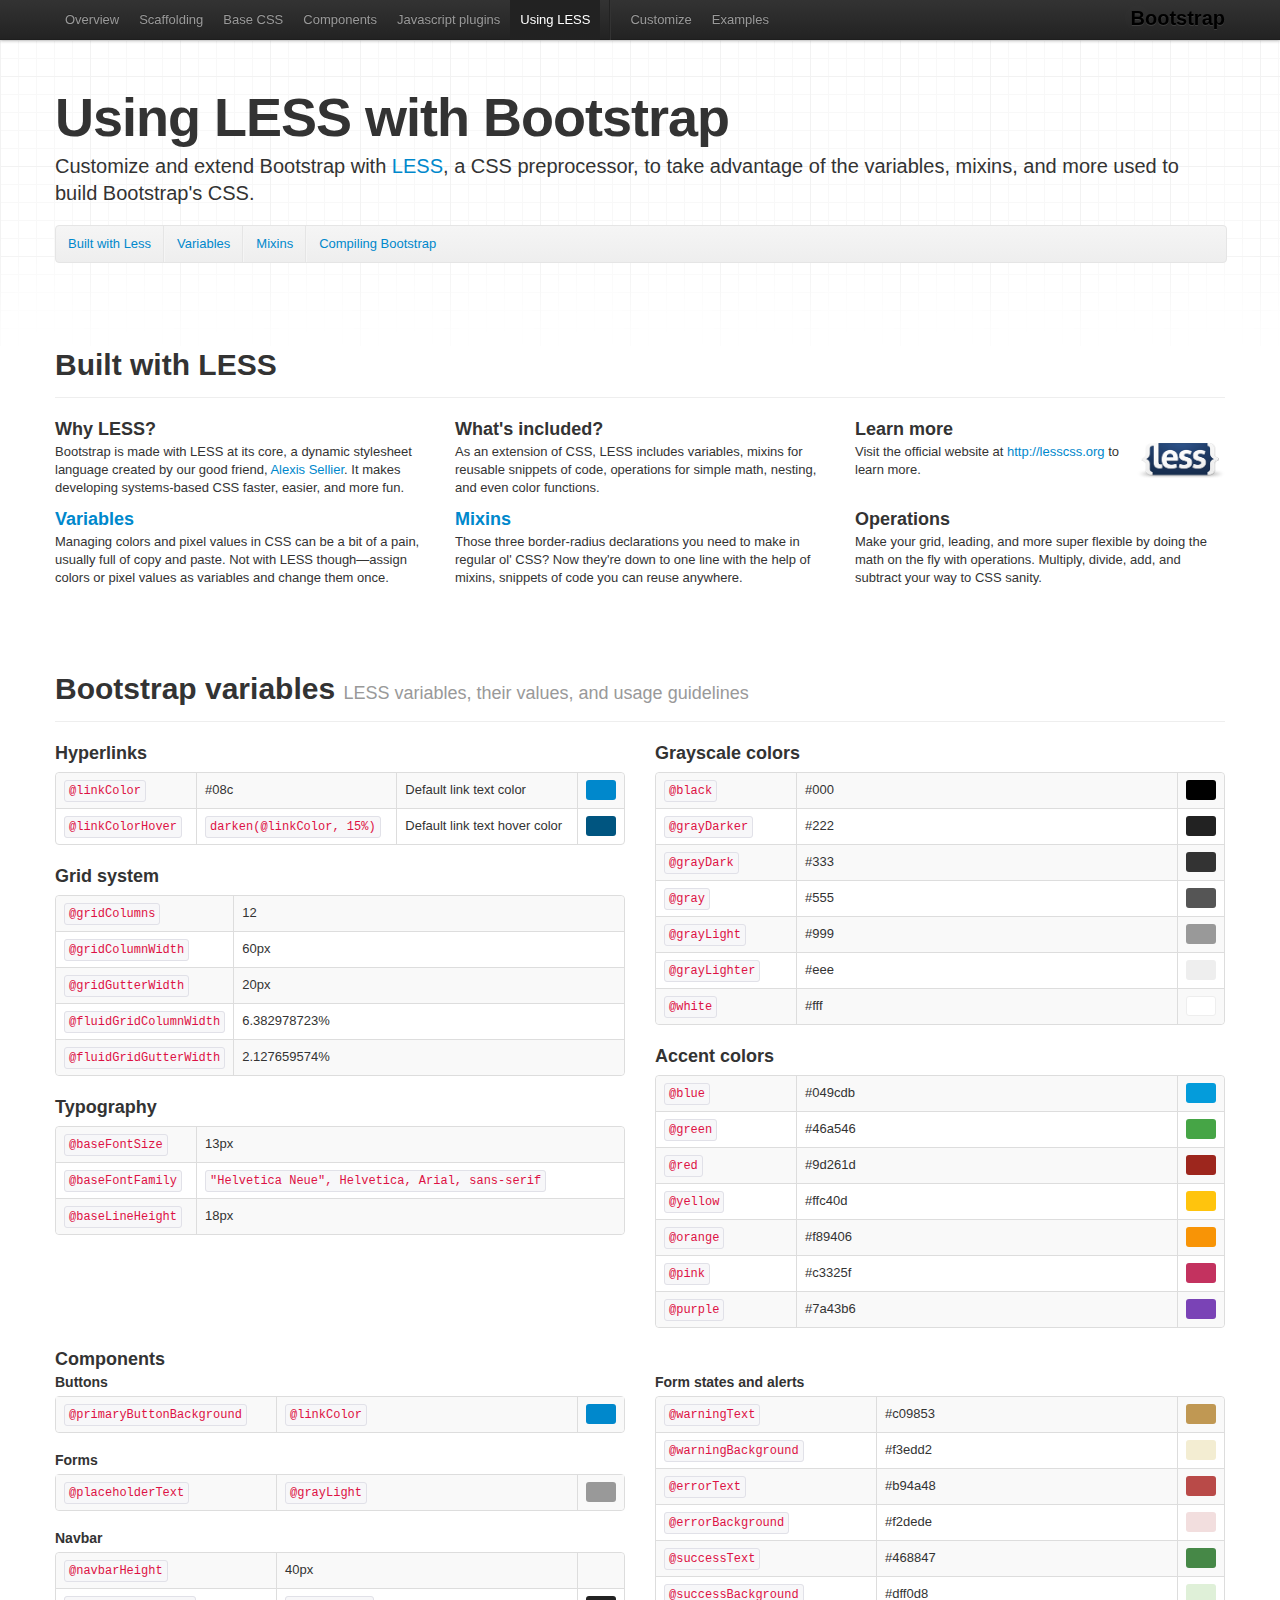
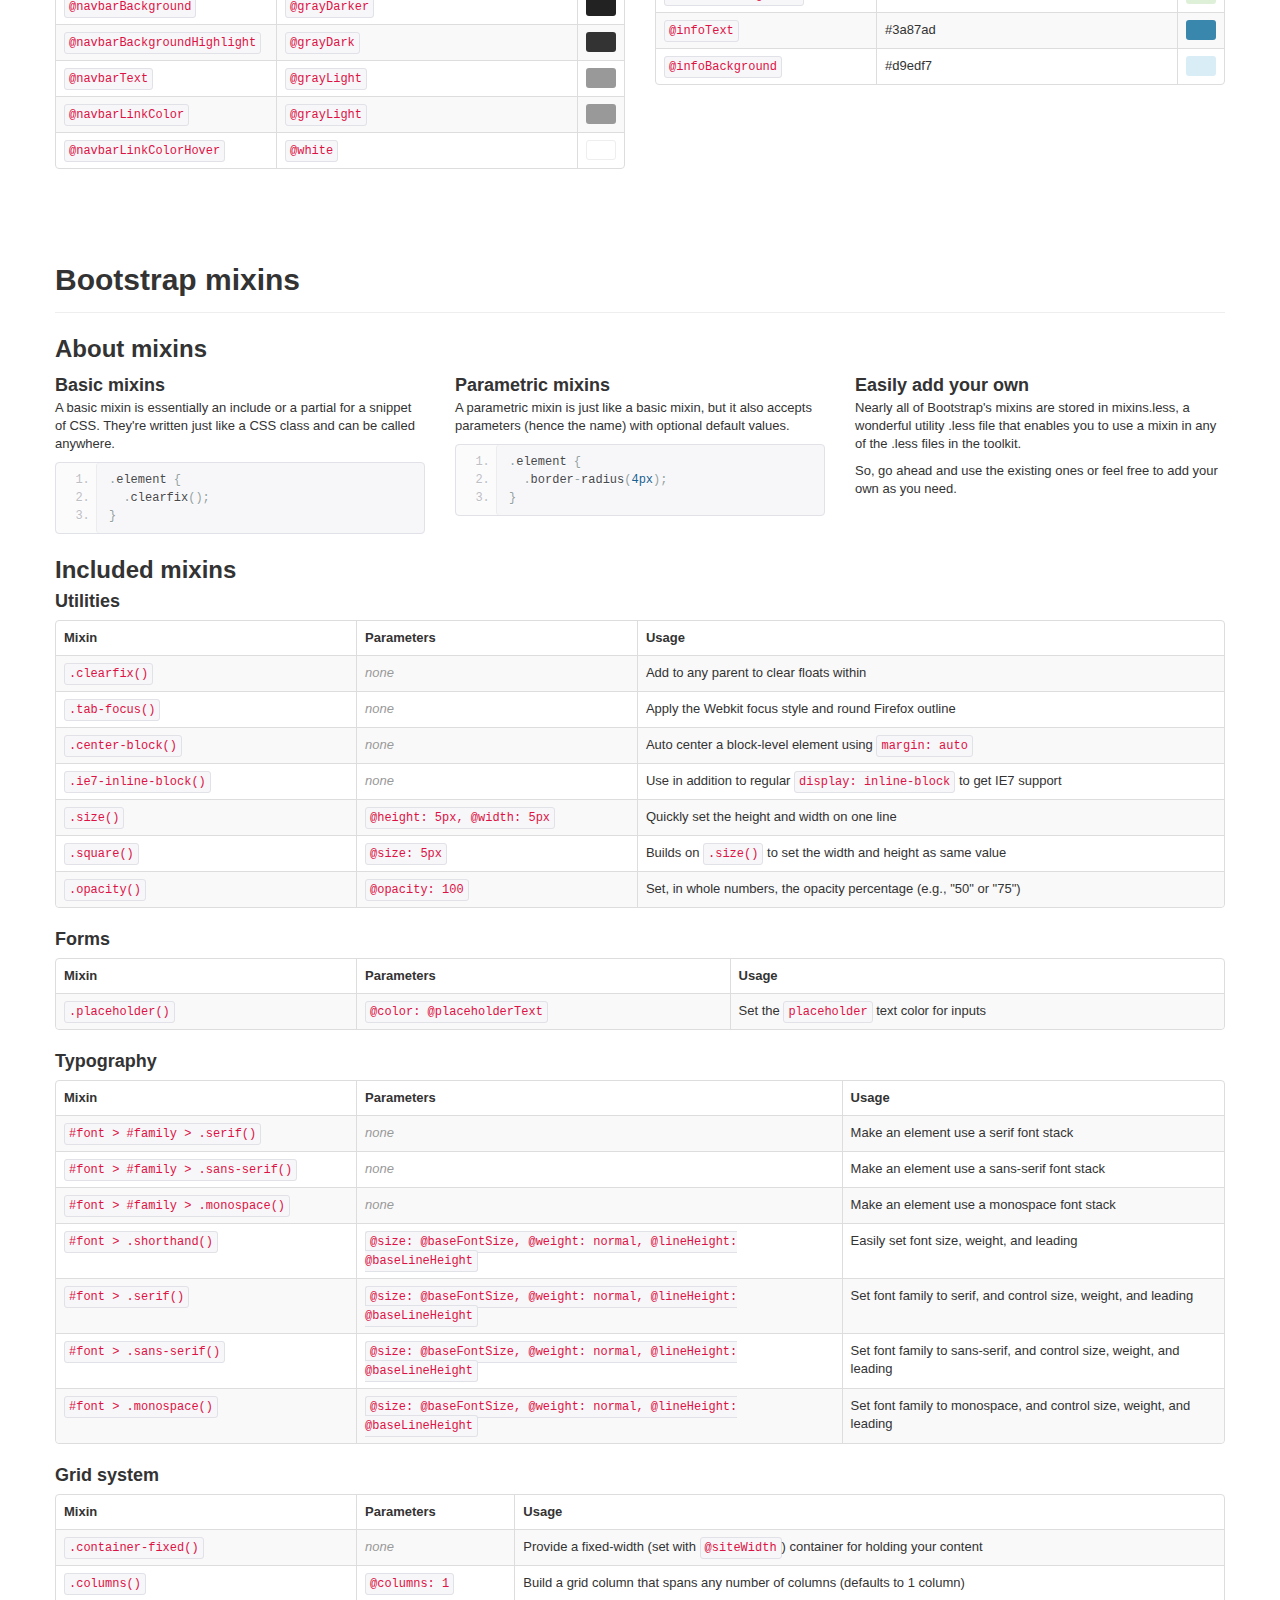
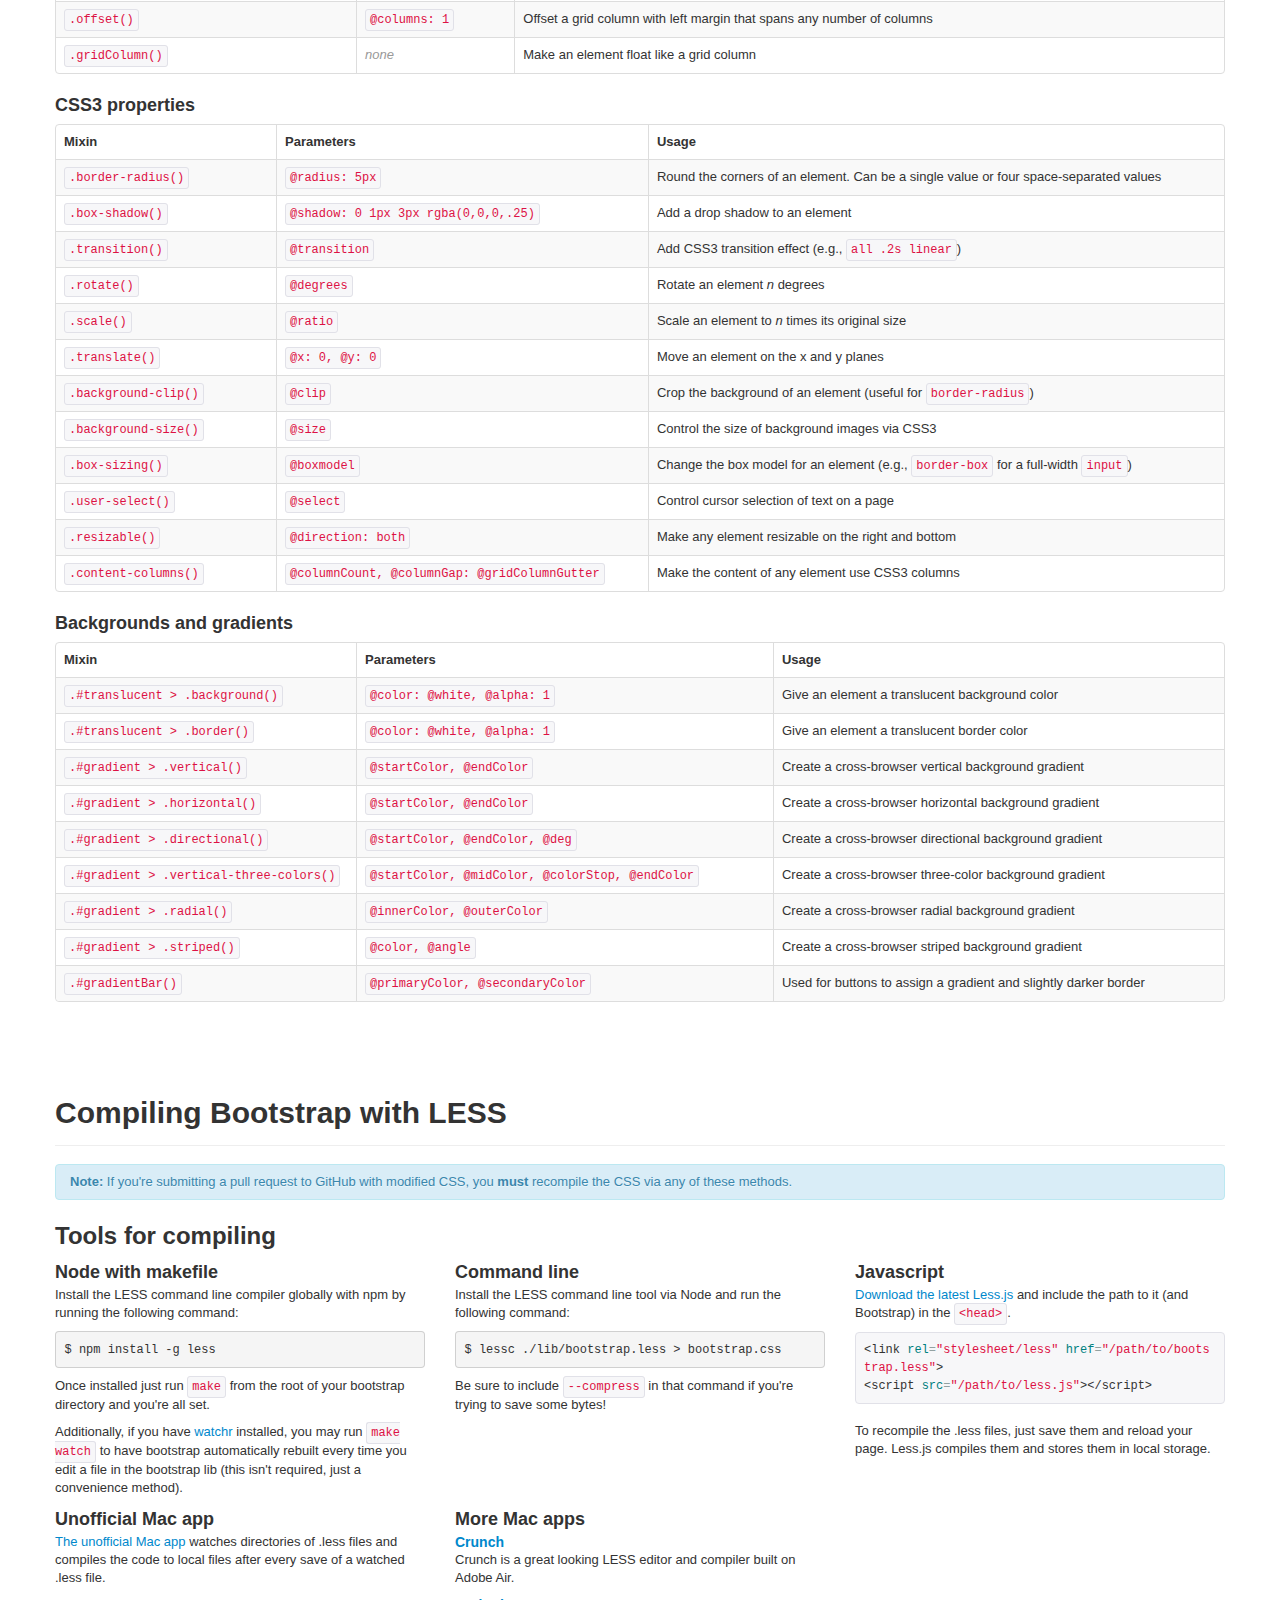
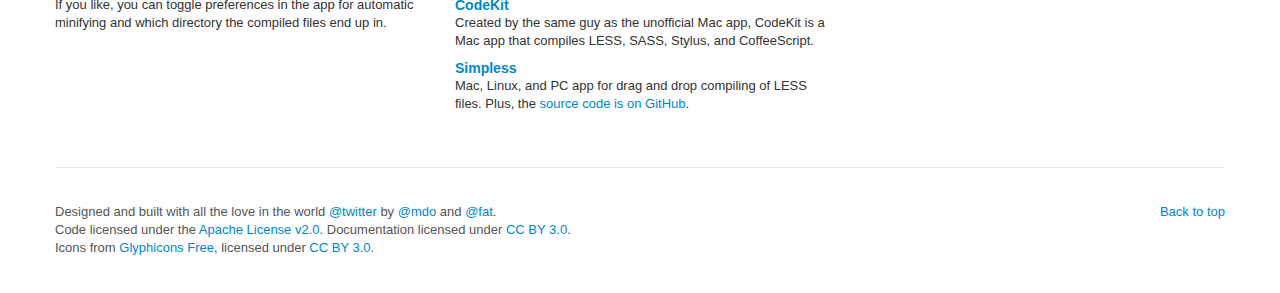
<file: docs/webpage/docs/less.html>
<!DOCTYPE html>
<html lang="en">
  <head>
    <meta charset="utf-8">
    <title>Bootstrap, from Twitter</title>
    <meta name="viewport" content="width=device-width, initial-scale=1.0">
    <meta name="description" content="">
    <meta name="author" content="">

    <!-- Le styles -->
    <link href="assets/css/bootstrap.css" rel="stylesheet">
    <link href="assets/css/bootstrap-responsive.css" rel="stylesheet">
    <link href="assets/css/docs.css" rel="stylesheet">
    <link href="assets/js/google-code-prettify/prettify.css" rel="stylesheet">

    <!-- Le HTML5 shim, for IE6-8 support of HTML5 elements -->
    <!--[if lt IE 9]>
      <script src="http://html5shim.googlecode.com/svn/trunk/html5.js"></script>
    <![endif]-->

    <!-- Le fav and touch icons -->
    <link rel="shortcut icon" href="assets/ico/favicon.ico">
    <link rel="apple-touch-icon" href="assets/ico/apple-touch-icon.png">
    <link rel="apple-touch-icon" sizes="72x72" href="assets/ico/apple-touch-icon-72x72.png">
    <link rel="apple-touch-icon" sizes="114x114" href="assets/ico/apple-touch-icon-114x114.png">
  </head>

  <body data-spy="scroll" data-target=".subnav" data-offset="50">


  <!-- Navbar
    ================================================== -->
    <div class="navbar navbar-fixed-top">
      <div class="navbar-inner">
        <div class="container">
          <a class="btn btn-navbar" data-toggle="collapse" data-target=".nav-collapse">
            <span class="icon-bar"></span>
            <span class="icon-bar"></span>
            <span class="icon-bar"></span>
          </a>
          <a class="brand" href="./index.html">Bootstrap</a>
          <div class="nav-collapse">
            <ul class="nav">
              <li class="">
                <a href="./index.html">Overview</a>
              </li>
              <li class="">
                <a href="./scaffolding.html">Scaffolding</a>
              </li>
              <li class="">
                <a href="./base-css.html">Base CSS</a>
              </li>
              <li class="">
                <a href="./components.html">Components</a>
              </li>
              <li class="">
                <a href="./javascript.html">Javascript plugins</a>
              </li>
              <li class="active">
                <a href="./less.html">Using LESS</a>
              </li>
              <li class="divider-vertical"></li>
              <li class="">
                <a href="./download.html">Customize</a>
              </li>
              <li class="">
                <a href="./examples.html">Examples</a>
              </li>
            </ul>
          </div>
        </div>
      </div>
    </div>

    <div class="container">

<!-- Masthead
================================================== -->
<header class="jumbotron subhead" id="overview">
  <h1>Using LESS with Bootstrap</h1>
  <p class="lead">Customize and extend Bootstrap with <a href="http://lesscss.org" target="_blank">LESS</a>, a CSS preprocessor, to take advantage of the variables, mixins, and more used to build Bootstrap's CSS.</p>
  <div class="subnav">
    <ul class="nav nav-pills">
      <li><a href="#builtWith">Built with Less</a></li>
      <li><a href="#variables">Variables</a></li>
      <li><a href="#mixins">Mixins</a></li>
      <li><a href="#compiling">Compiling Bootstrap</a></li>
    </ul>
  </div>
</header>



<!-- BUILT WITH LESS
================================================== -->
<section id="builtWith">
  <div class="page-header">
    <h1>Built with LESS</h1>
  </div>
  <div class="row">
    <div class="span4">
      <h3>Why LESS?</h3>
      <p>Bootstrap is made with LESS at its core, a dynamic stylesheet language created by our good friend, <a href="http://cloudhead.io">Alexis Sellier</a>. It makes developing systems-based CSS faster, easier, and more fun.</p>
    </div>
    <div class="span4">
      <h3>What's included?</h3>
      <p>As an extension of CSS, LESS includes variables, mixins for reusable snippets of code, operations for simple math, nesting, and even color functions.</p>
    </div>
    <div class="span4">
      <h3>Learn more</h3>
      <img style="float: right; height: 36px;" src="assets/img/less-logo-large.png" alt="LESS CSS">
      <p>Visit the official website at <a href="http://lesscss.org">http://lesscss.org</a> to learn more.</p>
    </div>
  </div>
  <div class="row">
    <div class="span4">
      <h3><a href="#variables">Variables</a></h3>
      <p>Managing colors and pixel values in CSS can be a bit of a pain, usually full of copy and paste. Not with LESS though&mdash;assign colors or pixel values as variables and change them once.</p>
    </div>
    <div class="span4">
      <h3><a href="#mixins">Mixins</a></h3>
      <p>Those three border-radius declarations you need to make in regular ol' CSS? Now they're down to one line with the help of mixins, snippets of code you can reuse anywhere.</p>
    </div>
    <div class="span4">
      <h3>Operations</h3>
      <p>Make your grid, leading, and more super flexible by doing the math on the fly with operations. Multiply, divide, add, and subtract your way to CSS sanity.</p>
    </div>
  </div>
</section>



<!-- VARIABLES
================================================== -->
<section id="variables">
  <div class="page-header">
    <h1>Bootstrap variables <small>LESS variables, their values, and usage guidelines</small></h1>
  </div>

  <div class="row">
    <div class="span6">
      <h3>Hyperlinks</h3>
      <table class="table table-bordered table-striped">
        <tbody>
          <tr>
            <td class="span2"><code>@linkColor</code></td>
            <td>#08c</td>
            <td>Default link text color</td>
            <td class="swatch-col"><span class="swatch" style="background-color: #08c;"></span></td>
          </tr>
          <tr>
            <td><code>@linkColorHover</code></td>
            <td><code>darken(@linkColor, 15%)</code></td>
            <td>Default link text hover color</td>
            <td><span class="swatch" style="background-color: #005580;"></span></td>
          </tr>
        </tbody>
      </table>
      <h3>Grid system</h3>
      <table class="table table-bordered table-striped">
        <tbody>
          <tr>
            <td class="span2"><code>@gridColumns</code></td>
            <td>12</td>
          </tr>
          <tr>
            <td><code>@gridColumnWidth</code></td>
            <td>60px</td>
          </tr>
          <tr>
            <td><code>@gridGutterWidth</code></td>
            <td>20px</td>
          </tr>
          <tr>
            <td><code>@fluidGridColumnWidth</code></td>
            <td>6.382978723%</td>
          </tr>
          <tr>
            <td><code>@fluidGridGutterWidth</code></td>
            <td>2.127659574%</td>
          </tr>
        </tbody>
      </table>
      <h3>Typography</h3>
      <table class="table table-bordered table-striped">
        <tbody>
          <tr>
            <td class="span2"><code>@baseFontSize</code></td>
            <td>13px</td>
          </tr>
          <tr>
            <td><code>@baseFontFamily</code></td>
            <td><code>"Helvetica Neue", Helvetica, Arial, sans-serif</code></td>
          </tr>
          <tr>
            <td><code>@baseLineHeight</code></td>
            <td>18px</td>
          </tr>
        </tbody>
      </table>
    </div>
    <div class="span6">
      <h3>Grayscale colors</h3>
      <table class="table table-bordered table-striped">
        <tbody>
          <tr>
            <td class="span2"><code>@black</code></td>
            <td>#000</td>
            <td class="swatch-col"><span class="swatch" style="background-color: #000;"></span></td>
          </tr>
          <tr>
            <td><code>@grayDarker</code></td>
            <td>#222</td>
            <td><span class="swatch" style="background-color: #222;"></span></td>
          </tr>
          <tr>
            <td><code>@grayDark</code></td>
            <td>#333</td>
            <td><span class="swatch" style="background-color: #333;"></span></td>
          </tr>
          <tr>
            <td><code>@gray</code></td>
            <td>#555</td>
            <td><span class="swatch" style="background-color: #555;"></span></td>
          </tr>
          <tr>
            <td><code>@grayLight</code></td>
            <td>#999</td>
            <td><span class="swatch" style="background-color: #999;"></span></td>
          </tr>
          <tr>
            <td><code>@grayLighter</code></td>
            <td>#eee</td>
            <td><span class="swatch" style="background-color: #eee;"></span></td>
          </tr>
          <tr>
            <td><code>@white</code></td>
            <td>#fff</td>
            <td><span class="swatch swatch-bordered" style="background-color: #fff;"></span></td>
          </tr>
        </tbody>
      </table>
      <h3>Accent colors</h3>
      <table class="table table-bordered table-striped">
        <tbody>
          <tr>
            <td class="span2"><code>@blue</code></td>
            <td>#049cdb</td>
            <td class="swatch-col"><span class="swatch" style="background-color: #049cdb;"></span></td>
          </tr>
          <tr>
            <td><code>@green</code></td>
            <td>#46a546</td>
            <td><span class="swatch" style="background-color: #46a546;"></span></td>
          </tr>
          <tr>
            <td><code>@red</code></td>
            <td>#9d261d</td>
            <td><span class="swatch" style="background-color: #9d261d;"></span></td>
          </tr>
          <tr>
            <td><code>@yellow</code></td>
            <td>#ffc40d</td>
            <td><span class="swatch" style="background-color: #ffc40d;"></span></td>
          </tr>
          <tr>
            <td><code>@orange</code></td>
            <td>#f89406</td>
            <td><span class="swatch" style="background-color: #f89406;"></span></td>
          </tr>
          <tr>
            <td><code>@pink</code></td>
            <td>#c3325f</td>
            <td><span class="swatch" style="background-color: #c3325f;"></span></td>
          </tr>
          <tr>
            <td><code>@purple</code></td>
            <td>#7a43b6</td>
            <td><span class="swatch" style="background-color: #7a43b6;"></span></td>
          </tr>
        </tbody>
      </table>
    </div>
  </div> <!-- /row -->

  <h3>Components</h3>
  <div class="row">
    <div class="span6">
      <h4>Buttons</h4>
      <table class="table table-bordered table-striped">
        <tbody>
          <tr>
            <td class="span3"><code>@primaryButtonBackground</code></td>
            <td><code>@linkColor</code></td>
            <td class="swatch-col"><span class="swatch" style="background-color: #08c;"></span></td>
          </tr>
        </tbody>
      </table>
      <h4>Forms</h4>
      <table class="table table-bordered table-striped">
        <tbody>
          <tr>
            <td class="span3"><code>@placeholderText</code></td>
            <td><code>@grayLight</code></td>
            <td class="swatch-col"><span class="swatch" style="background-color: #999;"></span></td>
          </tr>
        </tbody>
      </table>
      <h4>Navbar</h4>
      <table class="table table-bordered table-striped">
        <tbody>
          <tr>
            <td class="span3"><code>@navbarHeight</code></td>
            <td>40px</td>
            <td class="swatch-col"></td>
          </tr>
          <tr>
            <td><code>@navbarBackground</code></td>
            <td><code>@grayDarker</code></td>
            <td><span class="swatch" style="background-color: #222;"></span></td>
          </tr>
          <tr>
            <td><code>@navbarBackgroundHighlight</code></td>
            <td><code>@grayDark</code></td>
            <td><span class="swatch" style="background-color: #333;"></span></td>
          </tr>
          <tr>
            <td><code>@navbarText</code></td>
            <td><code>@grayLight</code></td>
            <td><span class="swatch" style="background-color: #999;"></span></td>
          </tr>
          <tr>
            <td><code>@navbarLinkColor</code></td>
            <td><code>@grayLight</code></td>
            <td><span class="swatch" style="background-color: #999;"></span></td>
          </tr>
          <tr>
            <td><code>@navbarLinkColorHover</code></td>
            <td><code>@white</code></td>
            <td><span class="swatch swatch-bordered" style="background-color: #fff;"></span></td>
          </tr>
        </tbody>
      </table>
    </div>
    <div class="span6">
      <h4>Form states and alerts</h4>
      <table class="table table-bordered table-striped">
        <tbody>
          <tr>
            <td class="span3"><code>@warningText</code></td>
            <td>#c09853</td>
            <td><span class="swatch" style="background-color: #c09853;"></span></td>
          </tr>
          <tr>
            <td><code>@warningBackground</code></td>
            <td>#f3edd2</td>
            <td class="swatch-col"><span class="swatch" style="background-color: #f3edd2;"></span></td>
          </tr>
          <tr>
            <td><code>@errorText</code></td>
            <td>#b94a48</td>
            <td><span class="swatch" style="background-color: #b94a48;"></span></td>
          </tr>
          <tr>
            <td><code>@errorBackground</code></td>
            <td>#f2dede</td>
            <td><span class="swatch" style="background-color: #f2dede;"></span></td>
          </tr>
          <tr>
            <td><code>@successText</code></td>
            <td>#468847</td>
            <td><span class="swatch" style="background-color: #468847;"></span></td>
          </tr>
          <tr>
            <td><code>@successBackground</code></td>
            <td>#dff0d8</td>
            <td><span class="swatch" style="background-color: #dff0d8;"></span></td>
          </tr>
          <tr>
            <td><code>@infoText</code></td>
            <td>#3a87ad</td>
            <td><span class="swatch" style="background-color: #3a87ad;"></span></td>
          </tr>
          <tr>
            <td><code>@infoBackground</code></td>
            <td>#d9edf7</td>
            <td><span class="swatch" style="background-color: #d9edf7;"></span></td>
          </tr>
        </tbody>
      </table>
    </div>
  </div><!-- /row -->

</section>



<!-- MIXINS
================================================== -->
<section id="mixins">
  <div class="page-header">
    <h1>Bootstrap mixins <small></small></h1>
  </div>
  <h2>About mixins</h2>
  <div class="row">
    <div class="span4">
      <h3>Basic mixins</h3>
      <p>A basic mixin is essentially an include or a partial for a snippet of CSS. They're written just like a CSS class and can be called anywhere.</p>
<pre class="prettyprint linenums">
.element {
  .clearfix();
}
</pre>
    </div><!-- /span4 -->
    <div class="span4">
      <h3>Parametric mixins</h3>
      <p>A parametric mixin is just like a basic mixin, but it also accepts parameters (hence the name) with optional default values.</p>
<pre class="prettyprint linenums">
.element {
  .border-radius(4px);
}
</pre>
    </div><!-- /span4 -->
    <div class="span4">
      <h3>Easily add your own</h3>
      <p>Nearly all of Bootstrap's mixins are stored in mixins.less, a wonderful utility .less file that enables you to use a mixin in any of the .less files in the toolkit.</p>
      <p>So, go ahead and use the existing ones or feel free to add your own as you need.</p>
    </div><!-- /span4 -->
  </div><!-- /row -->
  <h2>Included mixins</h2>
  <h3>Utilities</h3>
  <table class="table table-bordered table-striped">
    <thead>
      <tr>
        <th class="span4">Mixin</th>
        <th>Parameters</th>
        <th>Usage</th>
      </tr>
    </thead>
    <tbody>
      <tr>
        <td><code>.clearfix()</code></td>
        <td><em class="muted">none</em></td>
        <td>Add to any parent to clear floats within</td>
      </tr>
      <tr>
        <td><code>.tab-focus()</code></td>
        <td><em class="muted">none</em></td>
        <td>Apply the Webkit focus style and round Firefox outline</td>
      </tr>
      <tr>
        <td><code>.center-block()</code></td>
        <td><em class="muted">none</em></td>
        <td>Auto center a block-level element using <code>margin: auto</code></td>
      </tr>
      <tr>
        <td><code>.ie7-inline-block()</code></td>
        <td><em class="muted">none</em></td>
        <td>Use in addition to regular <code>display: inline-block</code> to get IE7 support</td>
      </tr>
      <tr>
        <td><code>.size()</code></td>
        <td><code>@height: 5px, @width: 5px</code></td>
        <td>Quickly set the height and width on one line</td>
      </tr>
      <tr>
        <td><code>.square()</code></td>
        <td><code>@size: 5px</code></td>
        <td>Builds on <code>.size()</code> to set the width and height as same value</td>
      </tr>
      <tr>
        <td><code>.opacity()</code></td>
        <td><code>@opacity: 100</code></td>
        <td>Set, in whole numbers, the opacity percentage (e.g., "50" or "75")</td>
      </tr>
    </tbody>
  </table>
  <h3>Forms</h3>
  <table class="table table-bordered table-striped">
    <thead>
      <tr>
        <th class="span4">Mixin</th>
        <th>Parameters</th>
        <th>Usage</th>
      </tr>
    </thead>
    <tbody>
      <tr>
        <td><code>.placeholder()</code></td>
        <td><code>@color: @placeholderText</code></td>
        <td>Set the <code>placeholder</code> text color for inputs</td>
      </tr>
    </tbody>
  </table>
  <h3>Typography</h3>
  <table class="table table-bordered table-striped">
    <thead>
      <tr>
        <th class="span4">Mixin</th>
        <th>Parameters</th>
        <th>Usage</th>
      </tr>
    </thead>
    <tbody>
      <tr>
        <td><code>#font > #family > .serif()</code></td>
        <td><em class="muted">none</em></td>
        <td>Make an element use a serif font stack</td>
      </tr>
      <tr>
        <td><code>#font > #family > .sans-serif()</code></td>
        <td><em class="muted">none</em></td>
        <td>Make an element use a sans-serif font stack</td>
      </tr>
      <tr>
        <td><code>#font > #family > .monospace()</code></td>
        <td><em class="muted">none</em></td>
        <td>Make an element use a monospace font stack</td>
      </tr>
      <tr>
        <td><code>#font > .shorthand()</code></td>
        <td><code>@size: @baseFontSize, @weight: normal, @lineHeight: @baseLineHeight</code></td>
        <td>Easily set font size, weight, and leading</td>
      </tr>
      <tr>
        <td><code>#font > .serif()</code></td>
        <td><code>@size: @baseFontSize, @weight: normal, @lineHeight: @baseLineHeight</code></td>
        <td>Set font family to serif, and control size, weight, and leading</td>
      </tr>
      <tr>
        <td><code>#font > .sans-serif()</code></td>
        <td><code>@size: @baseFontSize, @weight: normal, @lineHeight: @baseLineHeight</code></td>
        <td>Set font family to sans-serif, and control size, weight, and leading</td>
      </tr>
      <tr>
        <td><code>#font > .monospace()</code></td>
        <td><code>@size: @baseFontSize, @weight: normal, @lineHeight: @baseLineHeight</code></td>
        <td>Set font family to monospace, and control size, weight, and leading</td>
      </tr>
    </tbody>
  </table>
  <h3>Grid system</h3>
  <table class="table table-bordered table-striped">
    <thead>
      <tr>
        <th class="span4">Mixin</th>
        <th>Parameters</th>
        <th>Usage</th>
      </tr>
    </thead>
    <tbody>
      <tr>
        <td><code>.container-fixed()</code></td>
        <td><em class="muted">none</em></td>
        <td>Provide a fixed-width (set with <code>@siteWidth</code>) container for holding your content</td>
      </tr>
      <tr>
        <td><code>.columns()</code></td>
        <td><code>@columns: 1</code></td>
        <td>Build a grid column that spans any number of columns (defaults to 1 column)</td>
      </tr>
      <tr>
        <td><code>.offset()</code></td>
        <td><code>@columns: 1</code></td>
        <td>Offset a grid column with left margin that spans any number of columns</td>
      </tr>
      <tr>
        <td><code>.gridColumn()</code></td>
        <td><em class="muted">none</em></td>
        <td>Make an element float like a grid column</td>
      </tr>
    </tbody>
  </table>
  <h3>CSS3 properties</h3>
  <table class="table table-bordered table-striped">
    <thead>
      <tr>
        <th class="span3">Mixin</th>
        <th>Parameters</th>
        <th>Usage</th>
      </tr>
    </thead>
    <tbody>
      <tr>
        <td><code>.border-radius()</code></td>
        <td><code>@radius: 5px</code></td>
        <td>Round the corners of an element. Can be a single value or four space-separated values</td>
      </tr>
      <tr>
        <td><code>.box-shadow()</code></td>
        <td><code>@shadow: 0 1px 3px rgba(0,0,0,.25)</code></td>
        <td>Add a drop shadow to an element</td>
      </tr>
      <tr>
        <td><code>.transition()</code></td>
        <td><code>@transition</code></td>
        <td>Add CSS3 transition effect (e.g., <code>all .2s linear</code>)</td>
      </tr>
      <tr>
        <td><code>.rotate()</code></td>
        <td><code>@degrees</code></td>
        <td>Rotate an element <em>n</em> degrees</td>
      </tr>
      <tr>
        <td><code>.scale()</code></td>
        <td><code>@ratio</code></td>
        <td>Scale an element to <em>n</em> times its original size</td>
      </tr>
      <tr>
        <td><code>.translate()</code></td>
        <td><code>@x: 0, @y: 0</code></td>
        <td>Move an element on the x and y planes</td>
      </tr>
      <tr>
        <td><code>.background-clip()</code></td>
        <td><code>@clip</code></td>
        <td>Crop the background of an element (useful for <code>border-radius</code>)</td>
      </tr>
      <tr>
        <td><code>.background-size()</code></td>
        <td><code>@size</code></td>
        <td>Control the size of background images via CSS3</td>
      </tr>
      <tr>
        <td><code>.box-sizing()</code></td>
        <td><code>@boxmodel</code></td>
        <td>Change the box model for an element (e.g., <code>border-box</code> for a full-width <code>input</code>)</td>
      </tr>
      <tr>
        <td><code>.user-select()</code></td>
        <td><code>@select</code></td>
        <td>Control cursor selection of text on a page</td>
      </tr>
      <tr>
        <td><code>.resizable()</code></td>
        <td><code>@direction: both</code></td>
        <td>Make any element resizable on the right and bottom</td>
      </tr>
      <tr>
        <td><code>.content-columns()</code></td>
        <td><code>@columnCount, @columnGap: @gridColumnGutter</code></td>
        <td>Make the content of any element use CSS3 columns</td>
      </tr>
    </tbody>
  </table>
  <h3>Backgrounds and gradients</h3>
  <table class="table table-bordered table-striped">
    <thead>
      <tr>
        <th class="span4">Mixin</th>
        <th>Parameters</th>
        <th>Usage</th>
      </tr>
    </thead>
    <tbody>
      <tr>
        <td><code>.#translucent > .background()</code></td>
        <td><code>@color: @white, @alpha: 1</code></td>
        <td>Give an element a translucent background color</td>
      </tr>
      <tr>
        <td><code>.#translucent > .border()</code></td>
        <td><code>@color: @white, @alpha: 1</code></td>
        <td>Give an element a translucent border color</td>
      </tr>
      <tr>
        <td><code>.#gradient > .vertical()</code></td>
        <td><code>@startColor, @endColor</code></td>
        <td>Create a cross-browser vertical background gradient</td>
      </tr>
      <tr>
        <td><code>.#gradient > .horizontal()</code></td>
        <td><code>@startColor, @endColor</code></td>
        <td>Create a cross-browser horizontal background gradient</td>
      </tr>
      <tr>
        <td><code>.#gradient > .directional()</code></td>
        <td><code>@startColor, @endColor, @deg</code></td>
        <td>Create a cross-browser directional background gradient</td>
      </tr>
      <tr>
        <td><code>.#gradient > .vertical-three-colors()</code></td>
        <td><code>@startColor, @midColor, @colorStop, @endColor</code></td>
        <td>Create a cross-browser three-color background gradient</td>
      </tr>
      <tr>
        <td><code>.#gradient > .radial()</code></td>
        <td><code>@innerColor, @outerColor</code></td>
        <td>Create a cross-browser radial background gradient</td>
      </tr>
      <tr>
        <td><code>.#gradient > .striped()</code></td>
        <td><code>@color, @angle</code></td>
        <td>Create a cross-browser striped background gradient</td>
      </tr>
      <tr>
        <td><code>.#gradientBar()</code></td>
        <td><code>@primaryColor, @secondaryColor</code></td>
        <td>Used for buttons to assign a gradient and slightly darker border</td>
      </tr>
    </tbody>
  </table>
</section>



<!-- COMPILING LESS AND BOOTSTRAP
================================================== -->
<section id="compiling">
  <div class="page-header">
    <h1>Compiling Bootstrap with LESS</h1>
  </div>
  <div class="alert alert-info">
    <strong>Note:</strong> If you're submitting a pull request to GitHub with modified CSS, you <strong>must</strong> recompile the CSS via any of these methods.
  </div>
  <h2>Tools for compiling</h2>
  <div class="row">
    <div class="span4">
      <h3>Node with makefile</h3>
      <p>Install the LESS command line compiler globally with npm by running the following command:</p>
      <pre>$ npm install -g less</pre>
      <p>Once installed just run <code>make</code> from the root of your bootstrap directory and you're all set.</p>
      <p>Additionally, if you have <a href="https://github.com/mynyml/watchr">watchr</a> installed, you may run <code>make watch</code> to have bootstrap automatically rebuilt every time you edit a file in the bootstrap lib (this isn't required, just a convenience method).</p>
    </div><!-- /span4 -->
    <div class="span4">
      <h3>Command line</h3>
      <p>Install the LESS command line tool via Node and run the following command:</p>
        <pre>$ lessc ./lib/bootstrap.less > bootstrap.css</pre>
      <p>Be sure to include <code>--compress</code> in that command if you're trying to save some bytes!</p>
    </div><!-- /span4 -->
    <div class="span4">
      <h3>Javascript</h3>
      <p><a href="http://lesscss.org/">Download the latest Less.js</a> and include the path to it (and Bootstrap) in the <code>&lt;head&gt;</code>.</p>
<pre class="prettyprint">
&lt;link rel="stylesheet/less" href="/path/to/bootstrap.less"&gt;
&lt;script src="/path/to/less.js"&gt;&lt;/script&gt;
</pre>
      <p>To recompile the .less files, just save them and reload your page. Less.js compiles them and stores them in local storage.</p>
    </div><!-- /span4 -->
  </div><!-- /row -->
  <div class="row">
    <div class="span4">
      <h3>Unofficial Mac app</h3>
      <p><a href="http://incident57.com/less/">The unofficial Mac app</a> watches directories of .less files and compiles the code to local files after every save of a watched .less file.</p>
      <p>If you like, you can toggle preferences in the app for automatic minifying and which directory the compiled files end up in.</p>
    </div><!-- /span4 -->
    <div class="span4">
      <h3>More Mac apps</h3>
      <h4><a href="http://crunchapp.net/" target="_blank">Crunch</a></h4>
      <p>Crunch is a great looking LESS editor and compiler built on Adobe Air.</p>
      <h4><a href="http://incident57.com/codekit/" target="_blank">CodeKit</a></h4>
      <p>Created by the same guy as the unofficial Mac app, CodeKit is a Mac app that compiles LESS, SASS, Stylus, and CoffeeScript.</p>
      <h4><a href="http://wearekiss.com/simpless" target="_blank">Simpless</a></h4>
      <p>Mac, Linux, and PC app for drag and drop compiling of LESS files. Plus, the <a href="https://github.com/Paratron/SimpLESS" target="_blank">source code is on GitHub</a>.</p>
    </div><!-- /span4 -->
  </div><!-- /row -->
</section>


     <!-- Footer
      ================================================== -->
      <footer class="footer">
        <p class="pull-right"><a href="#">Back to top</a></p>
        <p>Designed and built with all the love in the world <a href="http://twitter.com/twitter" target="_blank">@twitter</a> by <a href="http://twitter.com/mdo" target="_blank">@mdo</a> and <a href="http://twitter.com/fat" target="_blank">@fat</a>.</p>
        <p>Code licensed under the <a href="http://www.apache.org/licenses/LICENSE-2.0" target="_blank">Apache License v2.0</a>. Documentation licensed under <a href="http://creativecommons.org/licenses/by/3.0/">CC BY 3.0</a>.</p>
        <p>Icons from <a href="http://glyphicons.com">Glyphicons Free</a>, licensed under <a href="http://creativecommons.org/licenses/by/3.0/">CC BY 3.0</a>.</p>
      </footer>

    </div><!-- /container -->



    <!-- Le javascript
    ================================================== -->
    <!-- Placed at the end of the document so the pages load faster -->
    <script type="text/javascript" src="http://platform.twitter.com/widgets.js"></script>
    <script src="assets/js/jquery.js"></script>
    <script src="assets/js/google-code-prettify/prettify.js"></script>
    <script src="assets/js/bootstrap-transition.js"></script>
    <script src="assets/js/bootstrap-alert.js"></script>
    <script src="assets/js/bootstrap-modal.js"></script>
    <script src="assets/js/bootstrap-dropdown.js"></script>
    <script src="assets/js/bootstrap-scrollspy.js"></script>
    <script src="assets/js/bootstrap-tab.js"></script>
    <script src="assets/js/bootstrap-tooltip.js"></script>
    <script src="assets/js/bootstrap-popover.js"></script>
    <script src="assets/js/bootstrap-button.js"></script>
    <script src="assets/js/bootstrap-collapse.js"></script>
    <script src="assets/js/bootstrap-carousel.js"></script>
    <script src="assets/js/bootstrap-typeahead.js"></script>
    <script src="assets/js/application.js"></script>


  </body>
</html>
</file>
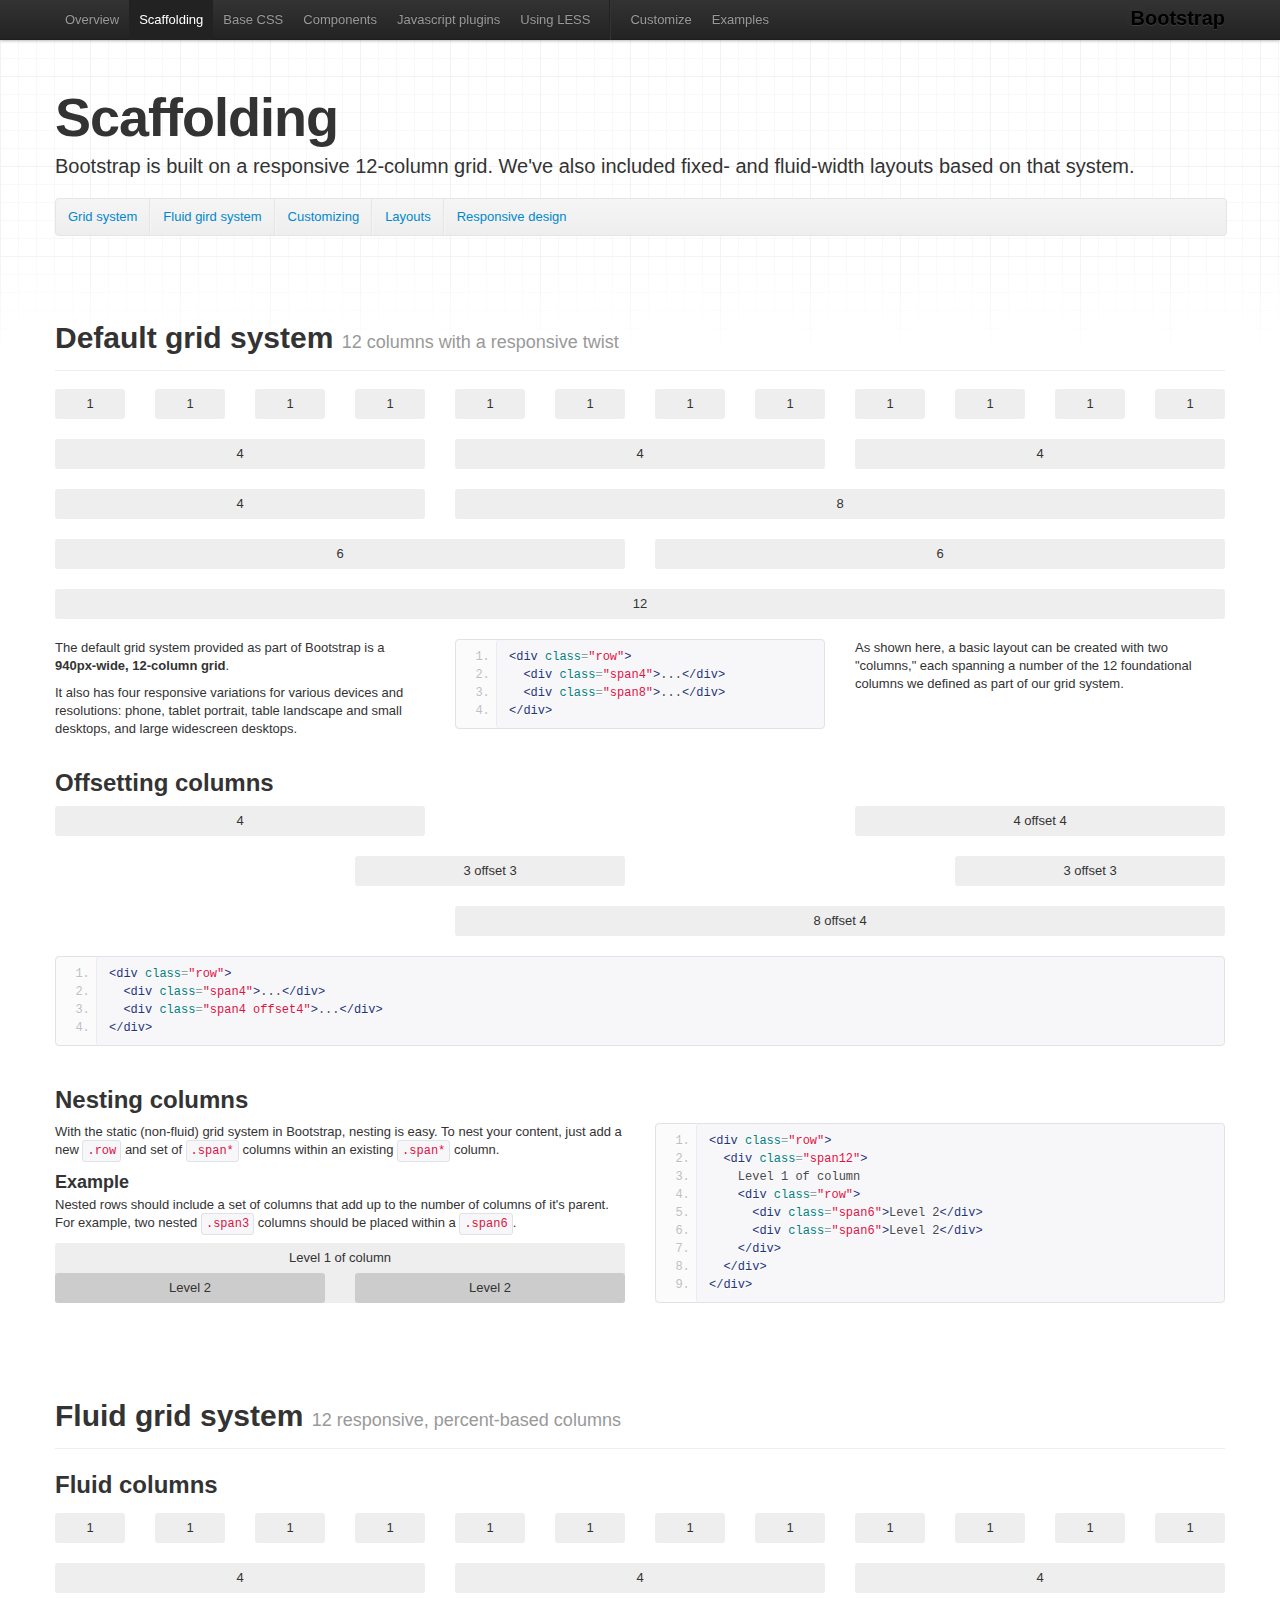
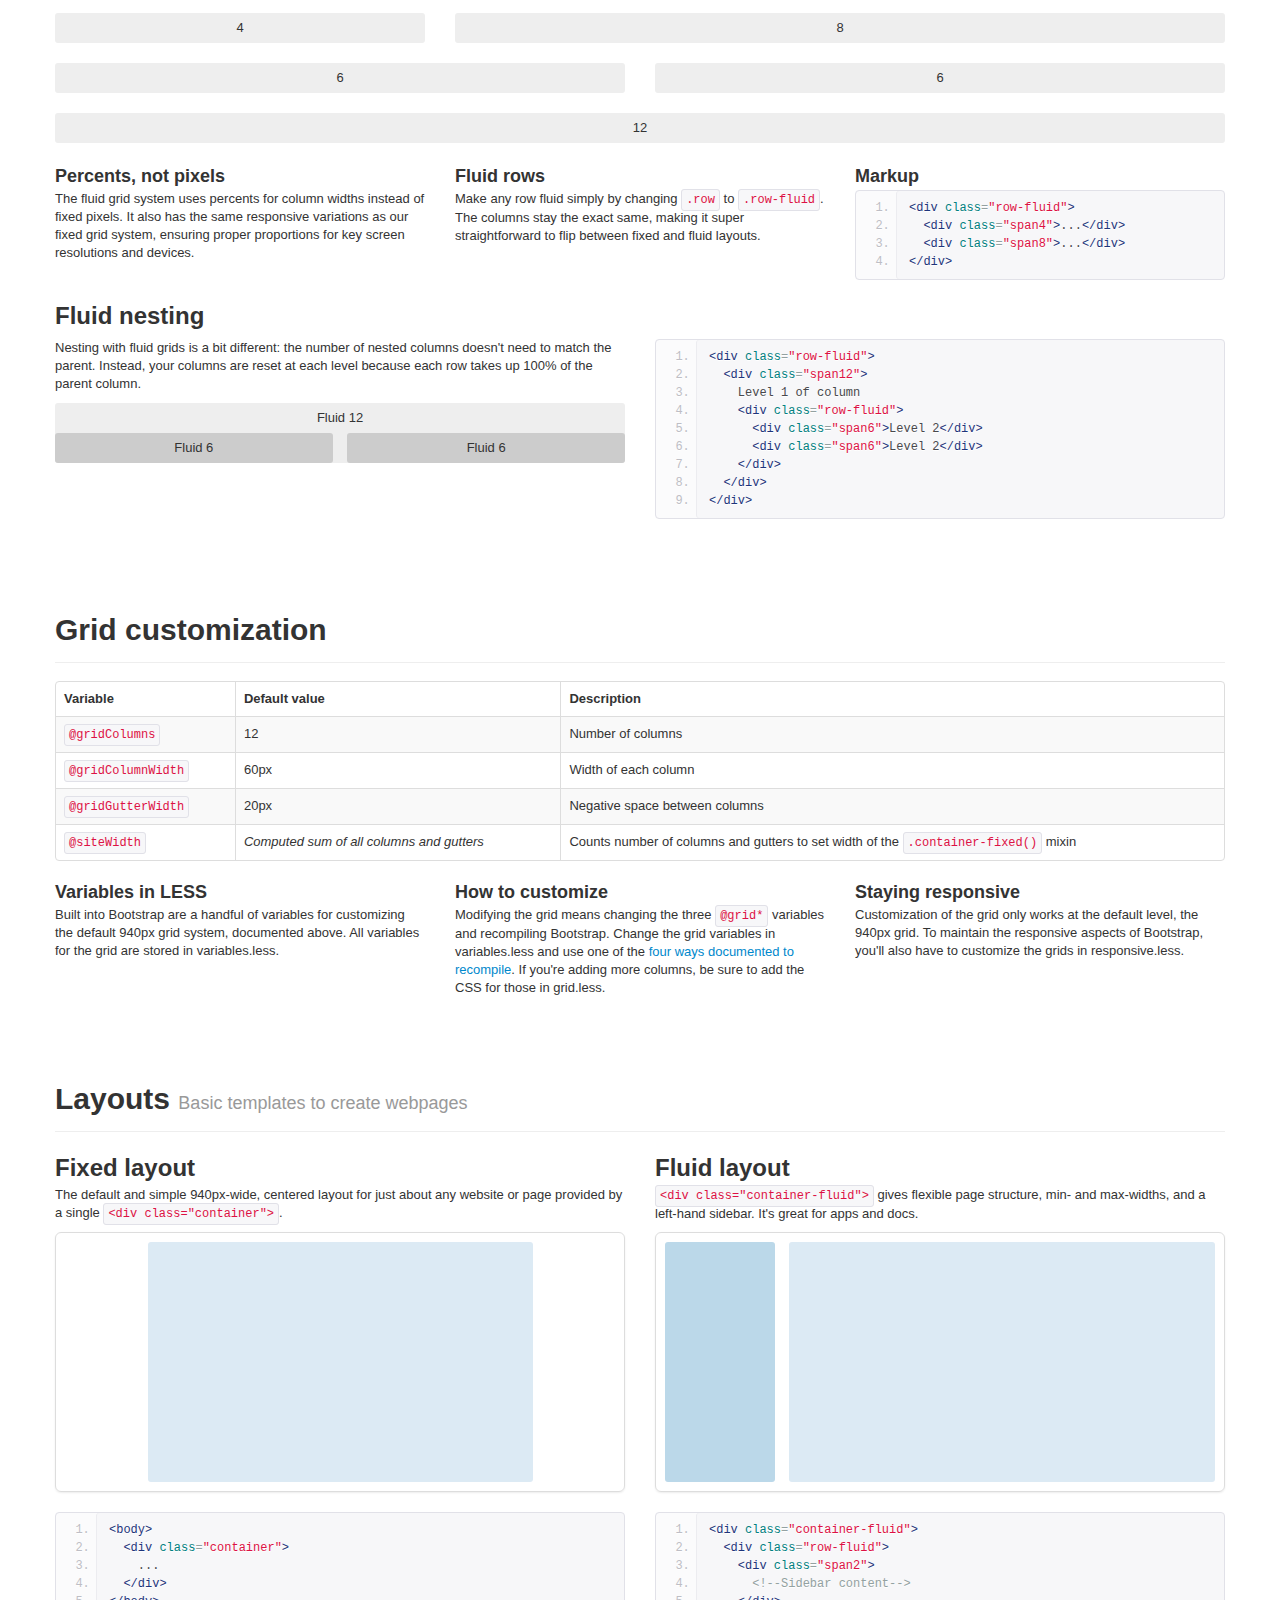
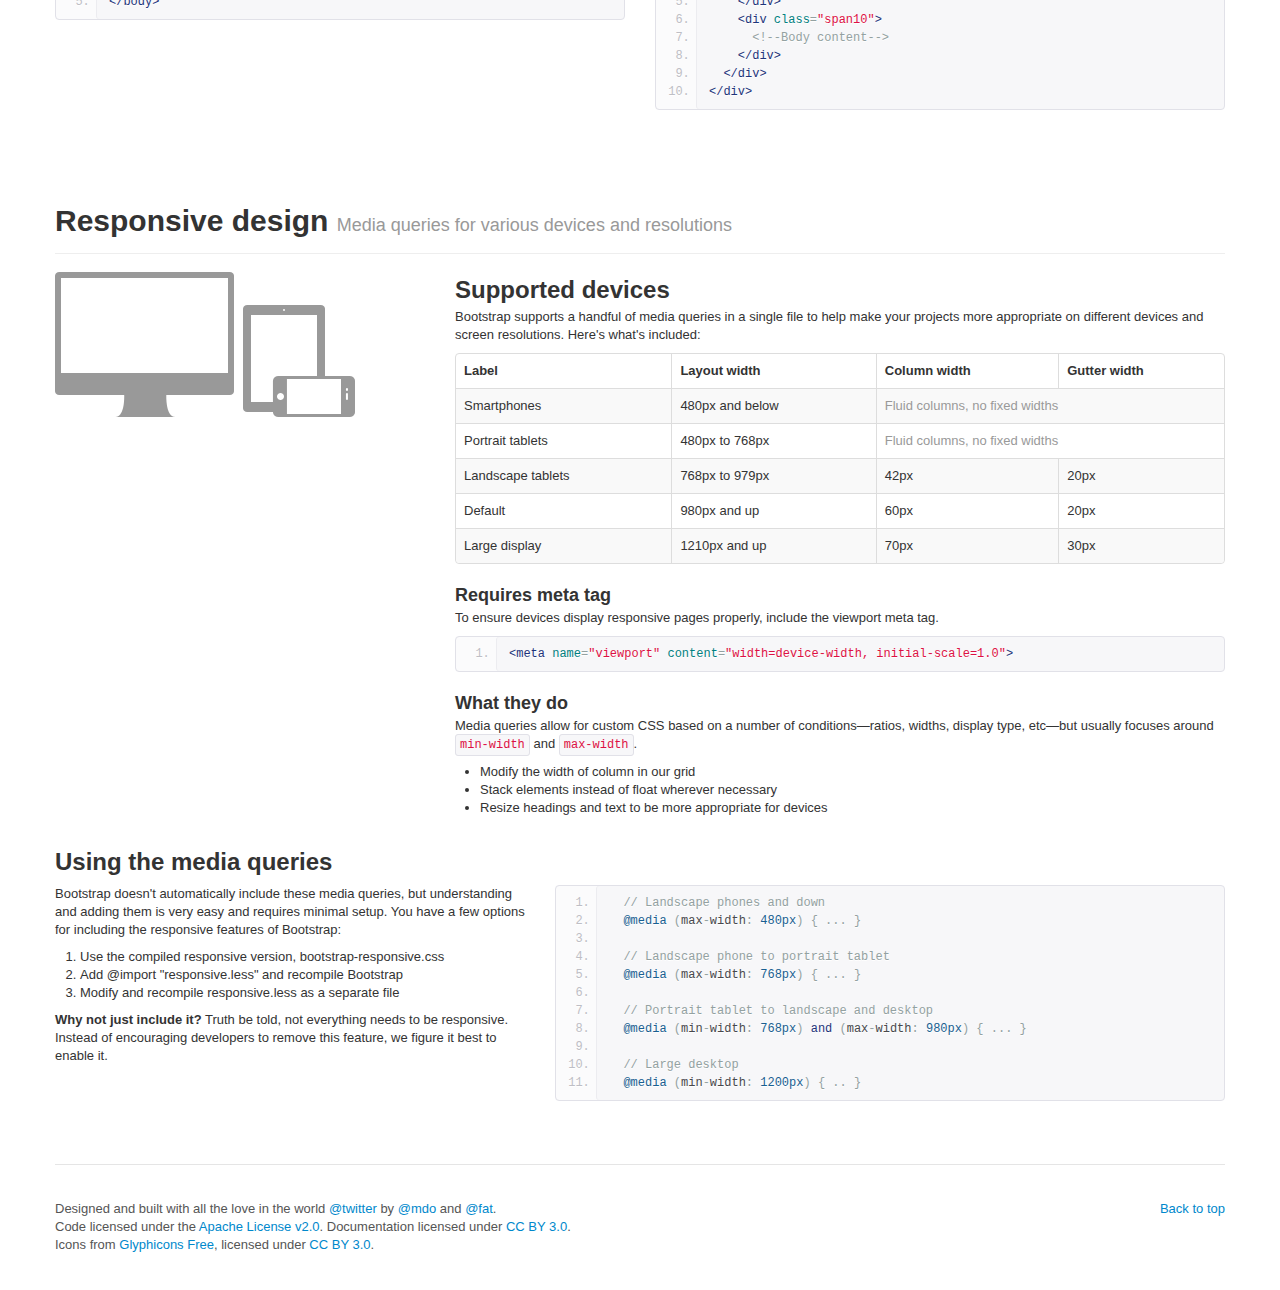
<file: docs/webpage/docs/scaffolding.html>
<!DOCTYPE html>
<html lang="en">
  <head>
    <meta charset="utf-8">
    <title>Bootstrap, from Twitter</title>
    <meta name="viewport" content="width=device-width, initial-scale=1.0">
    <meta name="description" content="">
    <meta name="author" content="">

    <!-- Le styles -->
    <link href="assets/css/bootstrap.css" rel="stylesheet">
    <link href="assets/css/bootstrap-responsive.css" rel="stylesheet">
    <link href="assets/css/docs.css" rel="stylesheet">
    <link href="assets/js/google-code-prettify/prettify.css" rel="stylesheet">

    <!-- Le HTML5 shim, for IE6-8 support of HTML5 elements -->
    <!--[if lt IE 9]>
      <script src="http://html5shim.googlecode.com/svn/trunk/html5.js"></script>
    <![endif]-->

    <!-- Le fav and touch icons -->
    <link rel="shortcut icon" href="assets/ico/favicon.ico">
    <link rel="apple-touch-icon" href="assets/ico/apple-touch-icon.png">
    <link rel="apple-touch-icon" sizes="72x72" href="assets/ico/apple-touch-icon-72x72.png">
    <link rel="apple-touch-icon" sizes="114x114" href="assets/ico/apple-touch-icon-114x114.png">
  </head>

  <body data-spy="scroll" data-target=".subnav" data-offset="50">


  <!-- Navbar
    ================================================== -->
    <div class="navbar navbar-fixed-top">
      <div class="navbar-inner">
        <div class="container">
          <a class="btn btn-navbar" data-toggle="collapse" data-target=".nav-collapse">
            <span class="icon-bar"></span>
            <span class="icon-bar"></span>
            <span class="icon-bar"></span>
          </a>
          <a class="brand" href="./index.html">Bootstrap</a>
          <div class="nav-collapse">
            <ul class="nav">
              <li class="">
                <a href="./index.html">Overview</a>
              </li>
              <li class="active">
                <a href="./scaffolding.html">Scaffolding</a>
              </li>
              <li class="">
                <a href="./base-css.html">Base CSS</a>
              </li>
              <li class="">
                <a href="./components.html">Components</a>
              </li>
              <li class="">
                <a href="./javascript.html">Javascript plugins</a>
              </li>
              <li class="">
                <a href="./less.html">Using LESS</a>
              </li>
              <li class="divider-vertical"></li>
              <li class="">
                <a href="./download.html">Customize</a>
              </li>
              <li class="">
                <a href="./examples.html">Examples</a>
              </li>
            </ul>
          </div>
        </div>
      </div>
    </div>

    <div class="container">

      <!-- Masthead
      ================================================== -->
      <header class="jumbotron subhead" id="overview">
        <h1>Scaffolding</h1>
        <p class="lead">Bootstrap is built on a responsive 12-column grid. We've also included fixed- and fluid-width layouts based on that system.</p>
        <div class="subnav">
          <ul class="nav nav-pills">
            <li><a href="#gridSystem">Grid system</a></li>
            <li><a href="#fluidGridSystem">Fluid gird system</a></li>
            <li><a href="#gridCustomization">Customizing</a></li>
            <li><a href="#layouts">Layouts</a></li>
            <li><a href="#responsive">Responsive design</a></li>
          </ul>
        </div>
      </header>



<!-- Grid system
================================================== -->
<section id="gridSystem">
  <div class="page-header">
    <h1>Default grid system <small>12 columns with a responsive twist</small></h1>
  </div>

  <div class="row show-grid">
    <div class="span1">1</div>
    <div class="span1">1</div>
    <div class="span1">1</div>
    <div class="span1">1</div>
    <div class="span1">1</div>
    <div class="span1">1</div>
    <div class="span1">1</div>
    <div class="span1">1</div>
    <div class="span1">1</div>
    <div class="span1">1</div>
    <div class="span1">1</div>
    <div class="span1">1</div>
  </div>
  <div class="row show-grid">
    <div class="span4">4</div>
    <div class="span4">4</div>
    <div class="span4">4</div>
  </div>
  <div class="row show-grid">
    <div class="span4">4</div>
    <div class="span8">8</div>
  </div>
  <div class="row show-grid">
    <div class="span6">6</div>
    <div class="span6">6</div>
  </div>
  <div class="row show-grid">
    <div class="span12">12</div>
  </div>
  <div class="row">
    <div class="span4">
      <p>The default grid system provided as part of Bootstrap is a <strong>940px-wide, 12-column grid</strong>.</p>
      <p>It also has four responsive variations for various devices and resolutions: phone, tablet portrait, table landscape and small desktops, and large widescreen desktops.</p>
    </div>
    <div class="span4">
<pre class="prettyprint linenums">
&lt;div class="row"&gt;
  &lt;div class="span4"&gt;...&lt;/div&gt;
  &lt;div class="span8"&gt;...&lt;/div&gt;
&lt;/div&gt;
</pre>
    </div>
    <div class="span4">
      <p>As shown here, a basic layout can be created with two "columns," each spanning a number of the 12 foundational columns we defined as part of our grid system.</p>
    </div>
  </div><!-- /row -->

  <br>

  <h2>Offsetting columns</h2>
  <div class="row show-grid">
    <div class="span4">4</div>
    <div class="span4 offset4">4 offset 4</div>
  </div><!-- /row -->
  <div class="row show-grid">
    <div class="span3 offset3">3 offset 3</div>
    <div class="span3 offset3">3 offset 3</div>
  </div><!-- /row -->
  <div class="row show-grid">
    <div class="span8 offset4">8 offset 4</div>
  </div><!-- /row -->
<pre class="prettyprint linenums">
&lt;div class="row"&gt;
  &lt;div class="span4"&gt;...&lt;/div&gt;
  &lt;div class="span4 offset4"&gt;...&lt;/div&gt;
&lt;/div&gt;
</pre>

  <br>

  <h2>Nesting columns</h2>
  <div class="row">
    <div class="span6">
      <p>With the static (non-fluid) grid system in Bootstrap, nesting is easy. To nest your content, just add a new <code>.row</code> and set of <code>.span*</code> columns within an existing <code>.span*</code> column.</p>
      <h3>Example</h3>
      <p>Nested rows should include a set of columns that add up to the number of columns of it's parent. For example, two nested <code>.span3</code> columns should be placed within a <code>.span6</code>.</p>
      <div class="row show-grid">
        <div class="span6">
          Level 1 of column
          <div class="row show-grid">
            <div class="span3">
              Level 2
            </div>
            <div class="span3">
              Level 2
            </div>
          </div>
        </div>
      </div>
    </div><!-- /span6 -->
    <div class="span6">
<pre class="prettyprint linenums">
&lt;div class="row"&gt;
  &lt;div class="span12"&gt;
    Level 1 of column
    &lt;div class="row"&gt;
      &lt;div class="span6"&gt;Level 2&lt;/div&gt;
      &lt;div class="span6"&gt;Level 2&lt;/div&gt;
    &lt;/div&gt;
  &lt;/div&gt;
&lt;/div&gt;
</pre>
    </div>
  </div>
</section>



<!-- Fluid grid system
================================================== -->
<section id="fluidGridSystem">
  <div class="page-header">
    <h1>Fluid grid system <small>12 responsive, percent-based columns</small></h1>
  </div>

  <h2>Fluid columns</h2>
  <div class="row-fluid show-grid">
    <div class="span1">1</div>
    <div class="span1">1</div>
    <div class="span1">1</div>
    <div class="span1">1</div>
    <div class="span1">1</div>
    <div class="span1">1</div>
    <div class="span1">1</div>
    <div class="span1">1</div>
    <div class="span1">1</div>
    <div class="span1">1</div>
    <div class="span1">1</div>
    <div class="span1">1</div>
  </div>
  <div class="row-fluid show-grid">
    <div class="span4">4</div>
    <div class="span4">4</div>
    <div class="span4">4</div>
  </div>
  <div class="row-fluid show-grid">
    <div class="span4">4</div>
    <div class="span8">8</div>
  </div>
  <div class="row-fluid show-grid">
    <div class="span6">6</div>
    <div class="span6">6</div>
  </div>
  <div class="row-fluid show-grid">
    <div class="span12">12</div>
  </div>

  <div class="row">
    <div class="span4">
      <h3>Percents, not pixels</h3>
      <p>The fluid grid system uses percents for column widths instead of fixed pixels. It also has the same responsive variations as our fixed grid system, ensuring proper proportions for key screen resolutions and devices.</p>
    </div>
    <div class="span4">
      <h3>Fluid rows</h3>
      <p>Make any row fluid simply by changing <code>.row</code> to <code>.row-fluid</code>. The columns stay the exact same, making it super straightforward to flip between fixed and fluid layouts.</p>
    </div>
    <div class="span4">
      <h3>Markup</h3>
<pre class="prettyprint linenums">
&lt;div class="row-fluid"&gt;
  &lt;div class="span4"&gt;...&lt;/div&gt;
  &lt;div class="span8"&gt;...&lt;/div&gt;
&lt;/div&gt;
</pre>
    </div>
  </div><!-- /row -->

  <h2>Fluid nesting</h2>
  <div class="row">
    <div class="span6">
      <p>Nesting with fluid grids is a bit different: the number of nested columns doesn't need to match the parent. Instead, your columns are reset at each level because each row takes up 100% of the parent column.</p>
      <div class="row-fluid show-grid">
        <div class="span12">
          Fluid 12
          <div class="row-fluid show-grid">
            <div class="span6">
              Fluid 6
            </div>
            <div class="span6">
              Fluid 6
            </div>
          </div>
        </div>
      </div>
    </div>
    <div class="span6">
<pre class="prettyprint linenums">
&lt;div class="row-fluid"&gt;
  &lt;div class="span12"&gt;
    Level 1 of column
    &lt;div class="row-fluid"&gt;
      &lt;div class="span6"&gt;Level 2&lt;/div&gt;
      &lt;div class="span6"&gt;Level 2&lt;/div&gt;
    &lt;/div&gt;
  &lt;/div&gt;
&lt;/div&gt;
</pre>
    </div>
  </div>

</section>



<!-- Customizaton
================================================== -->
<section id="gridCustomization">
  <div class="page-header">
    <h1>Grid customization</h1>
  </div>
  <table class="table table-bordered table-striped">
    <thead>
      <tr>
        <th>Variable</th>
        <th>Default value</th>
        <th>Description</th>
      </tr>
    </thead>
    <tbody>
      <tr>
        <td><code>@gridColumns</code></td>
        <td>12</td>
        <td>Number of columns</td>
      </tr>
      <tr>
        <td><code>@gridColumnWidth</code></td>
        <td>60px</td>
        <td>Width of each column</td>
      </tr>
      <tr>
        <td><code>@gridGutterWidth</code></td>
        <td>20px</td>
        <td>Negative space between columns</td>
      </tr>
      <tr>
        <td><code>@siteWidth</code></td>
        <td><em>Computed sum of all columns and gutters</em></td>
        <td>Counts number of columns and gutters to set width of the <code>.container-fixed()</code> mixin</td>
      </tr>
    </tbody>
  </table>
  <div class="row">
    <div class="span4">
      <h3>Variables in LESS</h3>
      <p>Built into Bootstrap are a handful of variables for customizing the default 940px grid system, documented above. All variables for the grid are stored in variables.less.</p>
    </div>
    <div class="span4">
      <h3>How to customize</h3>
      <p>Modifying the grid means changing the three <code>@grid*</code> variables and recompiling Bootstrap. Change the grid variables in variables.less and use one of the <a href="less.html#compiling">four ways documented to recompile</a>. If you're adding more columns, be sure to add the CSS for those in grid.less.</p>
    </div>
    <div class="span4">
      <h3>Staying responsive</h3>
      <p>Customization of the grid only works at the default level, the 940px grid. To maintain the responsive aspects of Bootstrap, you'll also have to customize the grids in responsive.less.</p>
    </div>
  </div><!-- /row -->

</section>



<!-- Layouts (Default and fluid)
================================================== -->
<section id="layouts">
  <div class="page-header">
    <h1>Layouts <small>Basic templates to create webpages</small></h1>
  </div>

  <div class="row">
    <div class="span6">
      <h2>Fixed layout</h2>
      <p>The default and simple 940px-wide, centered layout for just about any website or page provided by a single <code>&lt;div class="container"&gt;</code>.</p>
      <div class="mini-layout">
        <div class="mini-layout-body"></div>
      </div>
<pre class="prettyprint linenums">
&lt;body&gt;
  &lt;div class="container"&gt;
    ...
  &lt;/div&gt;
&lt;/body&gt;
</pre>
    </div><!-- /col -->
    <div class="span6">
      <h2>Fluid layout</h2>
      <p><code>&lt;div class="container-fluid"&gt;</code> gives flexible page structure, min- and max-widths, and a left-hand sidebar. It's great for apps and docs.</p>
      <div class="mini-layout fluid">
        <div class="mini-layout-sidebar"></div>
        <div class="mini-layout-body"></div>
      </div>
<pre class="prettyprint linenums">
&lt;div class="container-fluid"&gt;
  &lt;div class="row-fluid"&gt;
    &lt;div class="span2"&gt;
      &lt;!--Sidebar content--&gt;
    &lt;/div&gt;
    &lt;div class="span10"&gt;
      &lt;!--Body content--&gt;
    &lt;/div&gt;
  &lt;/div&gt;
&lt;/div&gt;
</pre>
    </div><!-- /col -->
  </div><!-- /row -->
</section>




<!-- Responsive design
================================================== -->
<section id="responsive">
  <div class="page-header">
    <h1>Responsive design <small>Media queries for various devices and resolutions</small></h1>
  </div>
  <!-- Supported devices -->
  <div class="row">
    <div class="span4">
      <img src="assets/img/responsive-illustrations.png" alt="Responsive devices">
    </div>
    <div class="span8">
      <h2>Supported devices</h2>
      <p>Bootstrap supports a handful of media queries in a single file to help make your projects more appropriate on different devices and screen resolutions. Here's what's included:</p>
      <table class="table table-bordered table-striped">
        <thead>
          <tr>
            <th>Label</th>
            <th>Layout width</th>
            <th>Column width</th>
            <th>Gutter width</th>
          </tr>
        </thead>
        <tbody>
          <tr>
            <td>Smartphones</td>
            <td>480px and below</td>
            <td class="muted" colspan="2">Fluid columns, no fixed widths</td>
          </tr>
          <tr>
            <td>Portrait tablets</td>
            <td>480px to 768px</td>
            <td class="muted" colspan="2">Fluid columns, no fixed widths</td>
          </tr>
          <tr>
            <td>Landscape tablets</td>
            <td>768px to 979px</td>
            <td>42px</td>
            <td>20px</td>
          </tr>
          <tr>
            <td>Default</td>
            <td>980px and up</td>
            <td>60px</td>
            <td>20px</td>
          </tr>
          <tr>
            <td>Large display</td>
            <td>1210px and up</td>
            <td>70px</td>
            <td>30px</td>
          </tr>
        </tbody>
      </table>

      <h3>Requires meta tag</h3>
      <p>To ensure devices display responsive pages properly, include the viewport meta tag.</p>
      <pre class="prettyprint linenums">&lt;meta name="viewport" content="width=device-width, initial-scale=1.0"&gt;</pre>

      <h3>What they do</h3>
      <p>Media queries allow for custom CSS based on a number of conditions&mdash;ratios, widths, display type, etc&mdash;but usually focuses around <code>min-width</code> and <code>max-width</code>.</p>
      <ul>
        <li>Modify the width of column in our grid</li>
        <li>Stack elements instead of float wherever necessary</li>
        <li>Resize headings and text to be more appropriate for devices</li>
      </ul>
    </div>
  </div>

  <br>

  <!-- Media query code -->
  <h2>Using the media queries</h2>
  <div class="row">
    <div class="span5">
      <p>Bootstrap doesn't automatically include these media queries, but understanding and adding them is very easy and requires minimal setup. You have a few options for including the responsive features of Bootstrap:</p>
      <ol>
        <li>Use the compiled responsive version, bootstrap-responsive.css</li>
        <li>Add @import "responsive.less" and recompile Bootstrap</li>
        <li>Modify and recompile responsive.less as a separate file</li>
      </ol>
      <p><strong>Why not just include it?</strong> Truth be told, not everything needs to be responsive. Instead of encouraging developers to remove this feature, we figure it best to enable it.</p>
    </div>
    <div class="span7">
<pre class="prettyprint linenums">
  // Landscape phones and down
  @media (max-width: 480px) { ... }

  // Landscape phone to portrait tablet
  @media (max-width: 768px) { ... }

  // Portrait tablet to landscape and desktop
  @media (min-width: 768px) and (max-width: 980px) { ... }

  // Large desktop
  @media (min-width: 1200px) { .. }
</pre>
    </div>
  </div>
</section>


     <!-- Footer
      ================================================== -->
      <footer class="footer">
        <p class="pull-right"><a href="#">Back to top</a></p>
        <p>Designed and built with all the love in the world <a href="http://twitter.com/twitter" target="_blank">@twitter</a> by <a href="http://twitter.com/mdo" target="_blank">@mdo</a> and <a href="http://twitter.com/fat" target="_blank">@fat</a>.</p>
        <p>Code licensed under the <a href="http://www.apache.org/licenses/LICENSE-2.0" target="_blank">Apache License v2.0</a>. Documentation licensed under <a href="http://creativecommons.org/licenses/by/3.0/">CC BY 3.0</a>.</p>
        <p>Icons from <a href="http://glyphicons.com">Glyphicons Free</a>, licensed under <a href="http://creativecommons.org/licenses/by/3.0/">CC BY 3.0</a>.</p>
      </footer>

    </div><!-- /container -->



    <!-- Le javascript
    ================================================== -->
    <!-- Placed at the end of the document so the pages load faster -->
    <script type="text/javascript" src="http://platform.twitter.com/widgets.js"></script>
    <script src="assets/js/jquery.js"></script>
    <script src="assets/js/google-code-prettify/prettify.js"></script>
    <script src="assets/js/bootstrap-transition.js"></script>
    <script src="assets/js/bootstrap-alert.js"></script>
    <script src="assets/js/bootstrap-modal.js"></script>
    <script src="assets/js/bootstrap-dropdown.js"></script>
    <script src="assets/js/bootstrap-scrollspy.js"></script>
    <script src="assets/js/bootstrap-tab.js"></script>
    <script src="assets/js/bootstrap-tooltip.js"></script>
    <script src="assets/js/bootstrap-popover.js"></script>
    <script src="assets/js/bootstrap-button.js"></script>
    <script src="assets/js/bootstrap-collapse.js"></script>
    <script src="assets/js/bootstrap-carousel.js"></script>
    <script src="assets/js/bootstrap-typeahead.js"></script>
    <script src="assets/js/application.js"></script>


  </body>
</html>
</file>
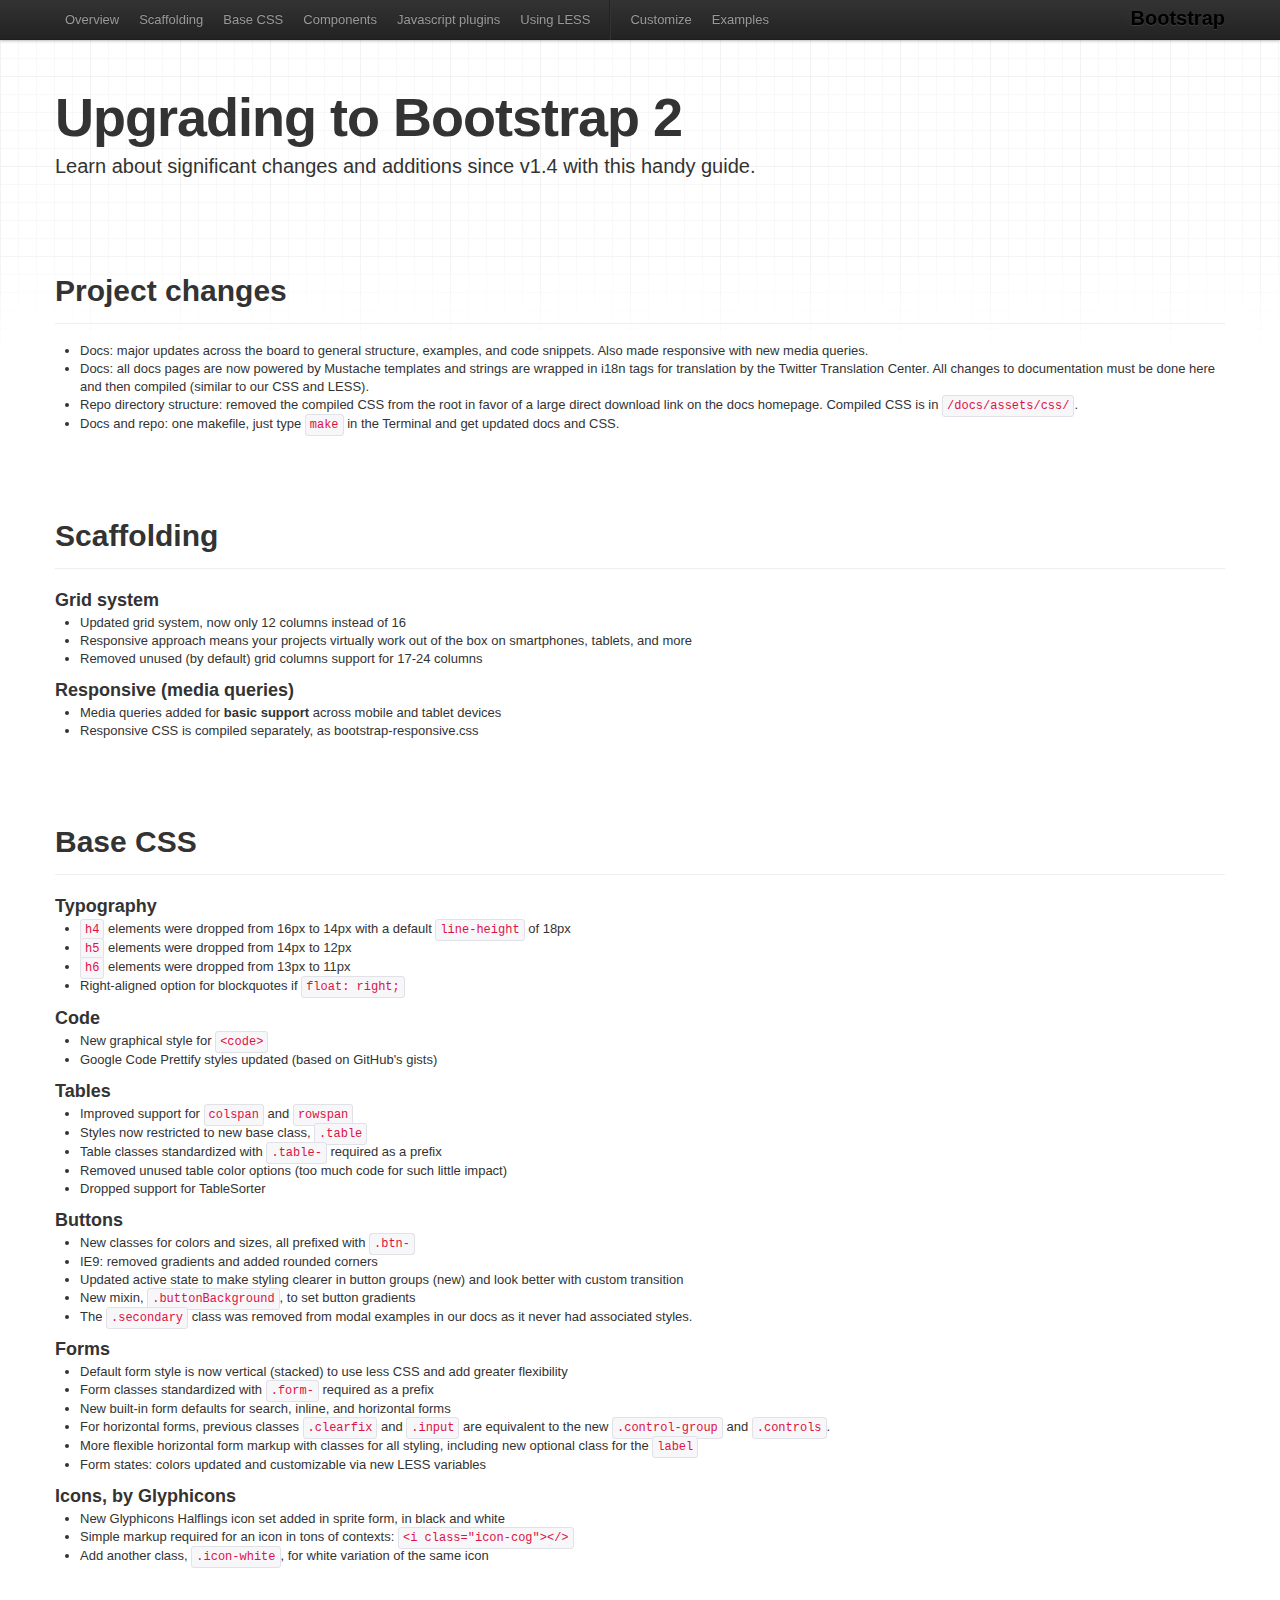
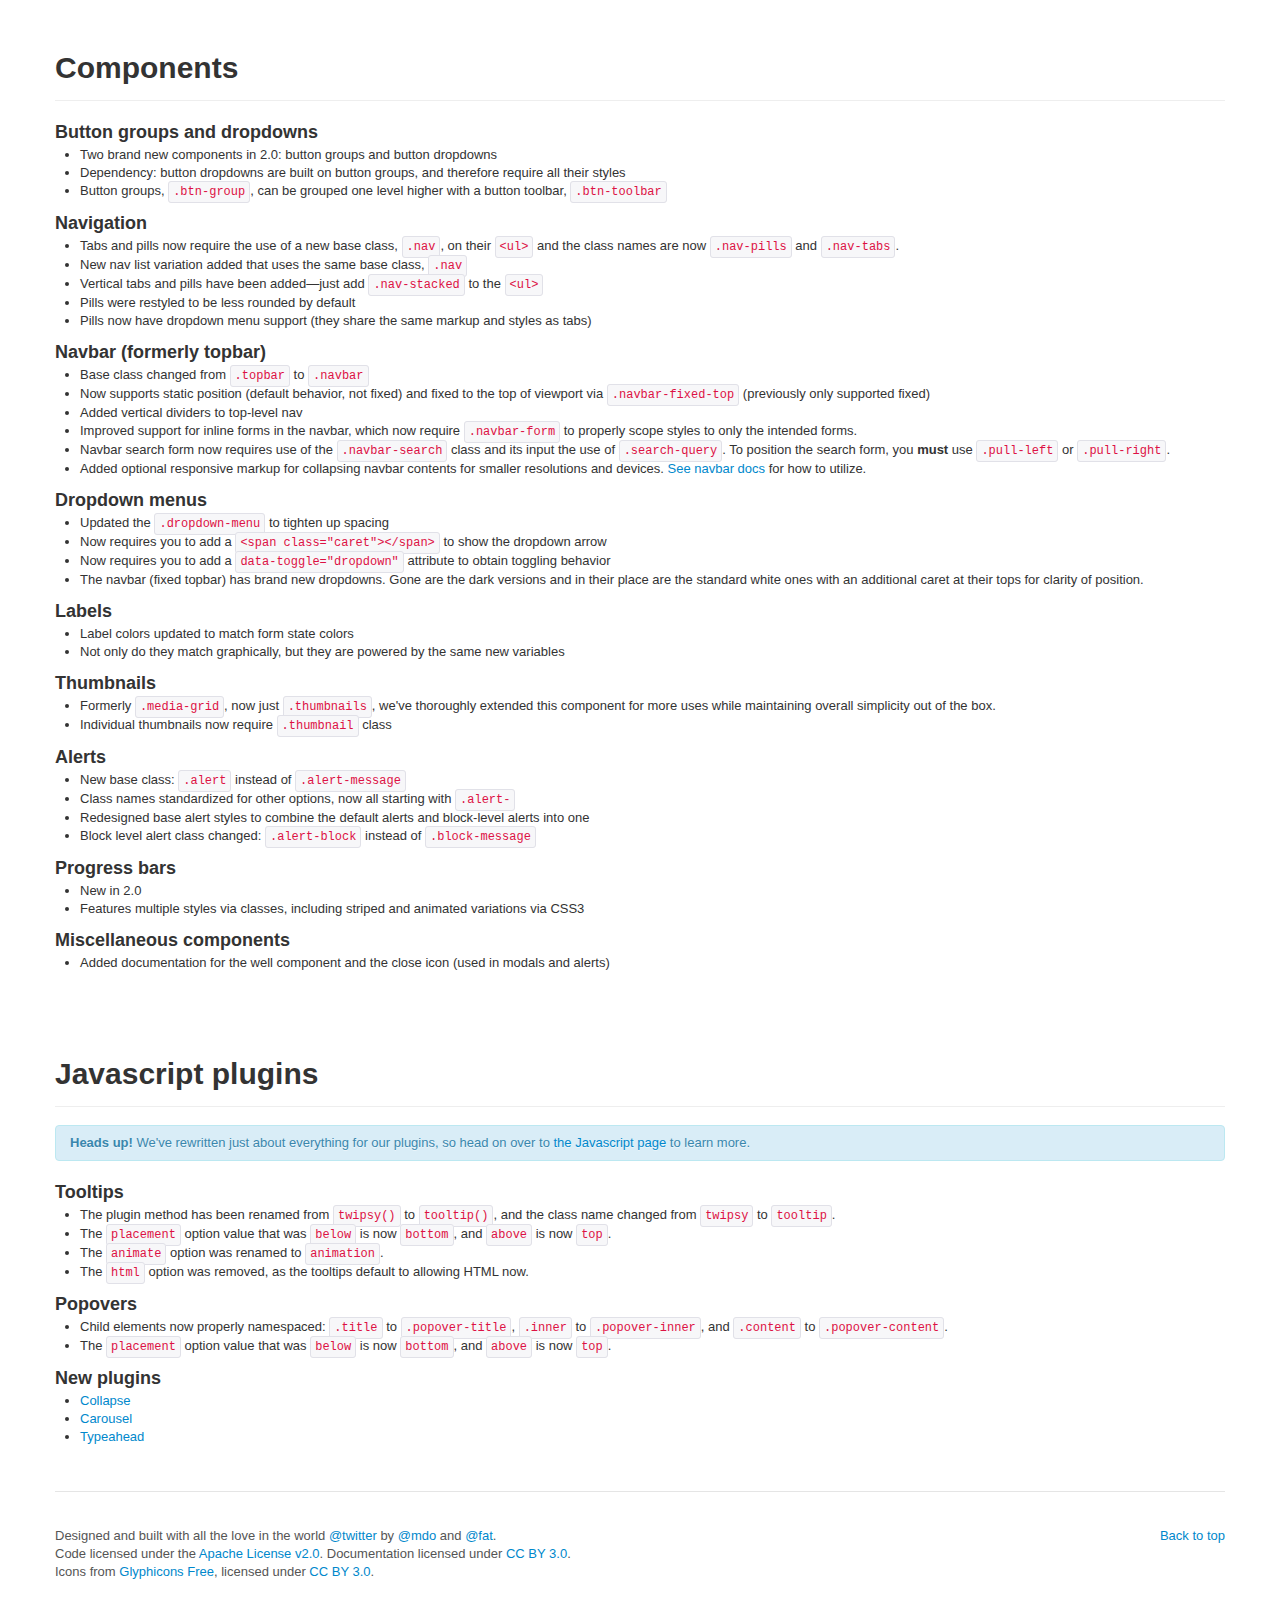
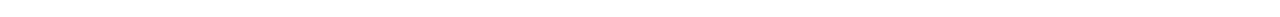
<file: docs/webpage/docs/upgrading.html>
<!DOCTYPE html>
<html lang="en">
  <head>
    <meta charset="utf-8">
    <title>Bootstrap, from Twitter</title>
    <meta name="viewport" content="width=device-width, initial-scale=1.0">
    <meta name="description" content="">
    <meta name="author" content="">

    <!-- Le styles -->
    <link href="assets/css/bootstrap.css" rel="stylesheet">
    <link href="assets/css/bootstrap-responsive.css" rel="stylesheet">
    <link href="assets/css/docs.css" rel="stylesheet">
    <link href="assets/js/google-code-prettify/prettify.css" rel="stylesheet">

    <!-- Le HTML5 shim, for IE6-8 support of HTML5 elements -->
    <!--[if lt IE 9]>
      <script src="http://html5shim.googlecode.com/svn/trunk/html5.js"></script>
    <![endif]-->

    <!-- Le fav and touch icons -->
    <link rel="shortcut icon" href="assets/ico/favicon.ico">
    <link rel="apple-touch-icon" href="assets/ico/apple-touch-icon.png">
    <link rel="apple-touch-icon" sizes="72x72" href="assets/ico/apple-touch-icon-72x72.png">
    <link rel="apple-touch-icon" sizes="114x114" href="assets/ico/apple-touch-icon-114x114.png">
  </head>

  <body data-spy="scroll" data-target=".subnav" data-offset="50">


  <!-- Navbar
    ================================================== -->
    <div class="navbar navbar-fixed-top">
      <div class="navbar-inner">
        <div class="container">
          <a class="btn btn-navbar" data-toggle="collapse" data-target=".nav-collapse">
            <span class="icon-bar"></span>
            <span class="icon-bar"></span>
            <span class="icon-bar"></span>
          </a>
          <a class="brand" href="./index.html">Bootstrap</a>
          <div class="nav-collapse">
            <ul class="nav">
              <li class="">
                <a href="./index.html">Overview</a>
              </li>
              <li class="">
                <a href="./scaffolding.html">Scaffolding</a>
              </li>
              <li class="">
                <a href="./base-css.html">Base CSS</a>
              </li>
              <li class="">
                <a href="./components.html">Components</a>
              </li>
              <li class="">
                <a href="./javascript.html">Javascript plugins</a>
              </li>
              <li class="">
                <a href="./less.html">Using LESS</a>
              </li>
              <li class="divider-vertical"></li>
              <li class="">
                <a href="./download.html">Customize</a>
              </li>
              <li class="">
                <a href="./examples.html">Examples</a>
              </li>
            </ul>
          </div>
        </div>
      </div>
    </div>

    <div class="container">

<!-- Masthead
================================================== -->
<header class="jumbotron subhead" id="overview">
  <h1>Upgrading to Bootstrap 2</h1>
  <p class="lead">Learn about significant changes and additions since v1.4 with this handy guide.</p>
</header>



<!-- Project
================================================== -->
<section id="docs">
  <div class="page-header">
    <h1>Project changes</h1>
  </div>
  <ul>
    <li>Docs: major updates across the board to general structure, examples, and code snippets. Also made responsive with new media queries.</li>
    <li>Docs: all docs pages are now powered by Mustache templates and strings are wrapped in i18n tags for translation by the Twitter Translation Center. All changes to documentation must be done here and then compiled (similar to our CSS and LESS).</li>
    <li>Repo directory structure: removed the compiled CSS from the root in favor of a large direct download link on the docs homepage. Compiled CSS is in <code>/docs/assets/css/</code>.</li>
    <li>Docs and repo: one makefile, just type <code>make</code> in the Terminal and get updated docs and CSS.</li>
  </ul>
</section>



<!-- Scaffolding
================================================== -->
<section id="scaffolding">
  <div class="page-header">
    <h1>Scaffolding</h1>
  </div>
  <h3>Grid system</h3>
  <ul>
    <li>Updated grid system, now only 12 columns instead of 16
    <li>Responsive approach means your projects virtually work out of the box on smartphones, tablets, and more</li>
    <li>Removed unused (by default) grid columns support for 17-24 columns</li>
  </ul>
  <h3>Responsive (media queries)</h3>
  <ul>
    <li>Media queries added for <strong>basic support</strong> across mobile and tablet devices
    <li>Responsive CSS is compiled separately, as bootstrap-responsive.css</li>
  </ul>
</section>



<!-- Base CSS
================================================== -->
<section id="baseCSS">
  <div class="page-header">
    <h1>Base CSS</h1>
  </div>
  <h3>Typography</h3>
  <ul>
    <li><code>h4</code> elements were dropped from 16px to 14px with a default <code>line-height</code> of 18px</li>
    <li><code>h5</code> elements were dropped from 14px to 12px</li>
    <li><code>h6</code> elements were dropped from 13px to 11px</li>
    <li>Right-aligned option for blockquotes if <code>float: right;</code></li>
  </ul>
  <h3>Code</h3>
  <ul>
    <li>New graphical style for <code>&lt;code&gt;</code></li>
    <li>Google Code Prettify styles updated (based on GitHub's gists)</li>
  </ul>
  <h3>Tables</h3>
  <ul>
    <li>Improved support for <code>colspan</code> and <code>rowspan</code></li>
    <li>Styles now restricted to new base class, <code>.table</code></li>
    <li>Table classes standardized with <code>.table-</code> required as a prefix</li>
    <li>Removed unused table color options (too much code for such little impact)</li>
    <li>Dropped support for TableSorter</li>
  </ul>
  <h3>Buttons</h3>
  <ul>
    <li>New classes for colors and sizes, all prefixed with <code>.btn-</code></li>
    <li>IE9: removed gradients and added rounded corners</li>
    <li>Updated active state to make styling clearer in button groups (new) and look better with custom transition</li>
    <li>New mixin, <code>.buttonBackground</code>, to set button gradients</li>
    <li>The <code>.secondary</code> class was removed from modal examples in our docs as it never had associated styles.</li>
  </ul>
  <h3>Forms</h3>
  <ul>
    <li>Default form style is now vertical (stacked) to use less CSS and add greater flexibility</li>
    <li>Form classes standardized with <code>.form-</code> required as a prefix</li>
    <li>New built-in form defaults for search, inline, and horizontal forms</li>
    <li>For horizontal forms, previous classes <code>.clearfix</code> and <code>.input</code> are equivalent to the new <code>.control-group</code> and <code>.controls</code>.</li>
    <li>More flexible horizontal form markup with classes for all styling, including new optional class for the <code>label</code></li>
    <li>Form states: colors updated and customizable via new LESS variables</li>
  </ul>
  <h3>Icons, by Glyphicons</h3>
  <ul>
    <li>New Glyphicons Halflings icon set added in sprite form, in black and white</li>
    <li>Simple markup required for an icon in tons of contexts: <code>&lt;i class="icon-cog"&gt;&lt;/&gt;</code></li>
    <li>Add another class, <code>.icon-white</code>, for white variation of the same icon</li>
  </ul>
</section>



<!-- Components
================================================== -->
<section id="components">
  <div class="page-header">
    <h1>Components</h1>
  </div>
  <h3>Button groups and dropdowns</h3>
  <ul>
    <li>Two brand new components in 2.0: button groups and button dropdowns</li>
    <li>Dependency: button dropdowns are built on button groups, and therefore require all their styles</li>
    <li>Button groups, <code>.btn-group</code>, can be grouped one level higher with a button toolbar, <code>.btn-toolbar</code></li>
  </ul>
  <h3>Navigation</h3>
  <ul>
    <li>Tabs and pills now require the use of a new base class, <code>.nav</code>, on their <code>&lt;ul&gt;</code> and the class names are now <code>.nav-pills</code> and <code>.nav-tabs</code>.</li>
    <li>New nav list variation added that uses the same base class, <code>.nav</code></li>
    <li>Vertical tabs and pills have been added&mdash;just add <code>.nav-stacked</code> to the <code>&lt;ul&gt;</code></li>
    <li>Pills were restyled to be less rounded by default</li>
    <li>Pills now have dropdown menu support (they share the same markup and styles as tabs)</li>
  </ul>
  <h3>Navbar (formerly topbar)</h3>
  <ul>
    <li>Base class changed from <code>.topbar</code> to <code>.navbar</code></li>
    <li>Now supports static position (default behavior, not fixed) and fixed to the top of viewport via <code>.navbar-fixed-top</code> (previously only supported fixed)</li>
    <li>Added vertical dividers to top-level nav</li>
    <li>Improved support for inline forms in the navbar, which now require <code>.navbar-form</code> to properly scope styles to only the intended forms.</li>
    <li>Navbar search form now requires use of the <code>.navbar-search</code> class and its input the use of <code>.search-query</code>. To position the search form, you <strong>must</strong> use <code>.pull-left</code> or <code>.pull-right</code>.</li>
    <li>Added optional responsive markup for collapsing navbar contents for smaller resolutions and devices. <a href="./components.html#navbar">See navbar docs</a> for how to utilize.</li>
  </ul>
  <h3>Dropdown menus</h3>
  <ul>
    <li>Updated the <code>.dropdown-menu</code> to tighten up spacing</li>
    <li>Now requires you to add a <code>&lt;span class="caret"&gt;&lt;/span&gt;</code> to show the dropdown arrow</li>
    <li>Now requires you to add a <code>data-toggle="dropdown"</code> attribute to obtain toggling behavior</li>
    <li>The navbar (fixed topbar) has brand new dropdowns. Gone are the dark versions and in their place are the standard white ones with an additional caret at their tops for clarity of position.</li>
  </ul>
  <h3>Labels</h3>
  <ul>
    <li>Label colors updated to match form state colors</li>
    <li>Not only do they match graphically, but they are powered by the same new variables</li>
  </ul>
  <h3>Thumbnails</h3>
  <ul>
    <li>Formerly <code>.media-grid</code>, now just <code>.thumbnails</code>, we've thoroughly extended this component for more uses while maintaining overall simplicity out of the box.</li>
    <li>Individual thumbnails now require <code>.thumbnail</code> class</li>
  </ul>
  <h3>Alerts</h3>
  <ul>
    <li>New base class: <code>.alert</code> instead of <code>.alert-message</code></li>
    <li>Class names standardized for other options, now all starting with <code>.alert-</code></li>
    <li>Redesigned base alert styles to combine the default alerts and block-level alerts into one</li>
    <li>Block level alert class changed: <code>.alert-block</code> instead of <code>.block-message</code></li>
  </ul>
  <h3>Progress bars</h3>
  <ul>
    <li>New in 2.0</li>
    <li>Features multiple styles via classes, including striped and animated variations via CSS3</li>
  </ul>
  <h3>Miscellaneous components</h3>
  <ul>
    <li>Added documentation for the well component and the close icon (used in modals and alerts)</li>
  </ul>
</section>



<!-- Javascript
================================================== -->
<section id="javascript">
  <div class="page-header">
    <h1>Javascript plugins</h1>
  </div>
  <div class="alert alert-info">
    <strong>Heads up!</strong> We've rewritten just about everything for our plugins, so head on over to <a href="./javascript.html">the Javascript page</a> to learn more.
  </div>
  <h3>Tooltips</h3>
  <ul>
    <li>The plugin method has been renamed from <code>twipsy()</code> to <code>tooltip()</code>, and the class name changed from <code>twipsy</code> to <code>tooltip</code>.</li>
    <li>The <code>placement</code> option value that was <code>below</code> is now <code>bottom</code>, and <code>above</code> is now <code>top</code>.</li>
    <li>The <code>animate</code> option was renamed to <code>animation</code>.</li>
    <li>The <code>html</code> option was removed, as the tooltips default to allowing HTML now.</li>
  </ul>
  <h3>Popovers</h3>
  <ul>
    <li>Child elements now properly namespaced: <code>.title</code> to <code>.popover-title</code>, <code>.inner</code> to <code>.popover-inner</code>, and <code>.content</code> to <code>.popover-content</code>.</li>
    <li>The <code>placement</code> option value that was <code>below</code> is now <code>bottom</code>, and <code>above</code> is now <code>top</code>.</li>
  </ul>
  <h3>New plugins</h3>
  <ul>
    <li><a href="./javascript.html#collapse">Collapse</a></li>
    <li><a href="./javascript.html#carousel">Carousel</a></li>
    <li><a href="./javascript.html#typeahead">Typeahead</a></li>
  </ul>
</section>



     <!-- Footer
      ================================================== -->
      <footer class="footer">
        <p class="pull-right"><a href="#">Back to top</a></p>
        <p>Designed and built with all the love in the world <a href="http://twitter.com/twitter" target="_blank">@twitter</a> by <a href="http://twitter.com/mdo" target="_blank">@mdo</a> and <a href="http://twitter.com/fat" target="_blank">@fat</a>.</p>
        <p>Code licensed under the <a href="http://www.apache.org/licenses/LICENSE-2.0" target="_blank">Apache License v2.0</a>. Documentation licensed under <a href="http://creativecommons.org/licenses/by/3.0/">CC BY 3.0</a>.</p>
        <p>Icons from <a href="http://glyphicons.com">Glyphicons Free</a>, licensed under <a href="http://creativecommons.org/licenses/by/3.0/">CC BY 3.0</a>.</p>
      </footer>

    </div><!-- /container -->



    <!-- Le javascript
    ================================================== -->
    <!-- Placed at the end of the document so the pages load faster -->
    <script type="text/javascript" src="http://platform.twitter.com/widgets.js"></script>
    <script src="assets/js/jquery.js"></script>
    <script src="assets/js/google-code-prettify/prettify.js"></script>
    <script src="assets/js/bootstrap-transition.js"></script>
    <script src="assets/js/bootstrap-alert.js"></script>
    <script src="assets/js/bootstrap-modal.js"></script>
    <script src="assets/js/bootstrap-dropdown.js"></script>
    <script src="assets/js/bootstrap-scrollspy.js"></script>
    <script src="assets/js/bootstrap-tab.js"></script>
    <script src="assets/js/bootstrap-tooltip.js"></script>
    <script src="assets/js/bootstrap-popover.js"></script>
    <script src="assets/js/bootstrap-button.js"></script>
    <script src="assets/js/bootstrap-collapse.js"></script>
    <script src="assets/js/bootstrap-carousel.js"></script>
    <script src="assets/js/bootstrap-typeahead.js"></script>
    <script src="assets/js/application.js"></script>


  </body>
</html>
</file>
<file: docs/webpage/docs/assets/js/google-code-prettify/prettify.css>
.com { color: #93a1a1; }
.lit { color: #195f91; }
.pun, .opn, .clo { color: #93a1a1; }
.fun { color: #dc322f; }
.str, .atv { color: #D14; }
.kwd, .linenums .tag { color: #1e347b; }
.typ, .atn, .dec, .var { color: teal; }
.pln { color: #48484c; }

.prettyprint {
  padding: 8px;
  background-color: #f7f7f9;
  border: 1px solid #e1e1e8;
}
.prettyprint.linenums {
  -webkit-box-shadow: inset 40px 0 0 #fbfbfc, inset 41px 0 0 #ececf0;
     -moz-box-shadow: inset 40px 0 0 #fbfbfc, inset 41px 0 0 #ececf0;
          box-shadow: inset 40px 0 0 #fbfbfc, inset 41px 0 0 #ececf0;
}

/* Specify class=linenums on a pre to get line numbering */
ol.linenums {
  margin: 0 0 0 33px; /* IE indents via margin-left */
} 
ol.linenums li {
  padding-left: 12px;
  color: #bebec5;
  line-height: 18px;
  text-shadow: 0 1px 0 #fff;
}
</file>
<file: docs/webpage/docs/assets/css/docs.css>
/* Add additional stylesheets below
-------------------------------------------------- */
/*
  Bootstrap's documentation styles
  Special styles for presenting Bootstrap's documentation and examples
*/


/* Body and structure
-------------------------------------------------- */
body {
  position: relative;
  padding-top: 90px;
  background-color: #fff;
  background-image: url(../img/grid-18px-masked.png);
  background-repeat: repeat-x;
  background-position: 0 40px;
}


/* Tweak navbar brand link to be super sleek
-------------------------------------------------- */
.navbar-fixed-top .brand {
  padding-right: 0;
  padding-left: 0;
  margin-left: 20px;
  float: right;
  font-weight: bold;
  color: #000;
  text-shadow: 0 1px 0 rgba(255,255,255,.1), 0 0 30px rgba(255,255,255,.125);
  -webkit-transition: all .2s linear;
     -moz-transition: all .2s linear;
          transition: all .2s linear;
}
.navbar-fixed-top .brand:hover {
  text-decoration: none;
}


/* Space out sub-sections more
-------------------------------------------------- */
section {
  padding-top: 60px;
}

/* Faded out hr */
hr.soften {
  height: 1px;
  margin: 54px 0;
  background-image: -webkit-linear-gradient(left, rgba(0,0,0,0), rgba(0,0,0,.1), rgba(0,0,0,0));
  background-image:    -moz-linear-gradient(left, rgba(0,0,0,0), rgba(0,0,0,.1), rgba(0,0,0,0));
  background-image:     -ms-linear-gradient(left, rgba(0,0,0,0), rgba(0,0,0,.1), rgba(0,0,0,0));
  background-image:      -o-linear-gradient(left, rgba(0,0,0,0), rgba(0,0,0,.1), rgba(0,0,0,0));
  border: 0;
}


/* Jumbotrons
-------------------------------------------------- */
.jumbotron {
  position: relative;
}
.jumbotron h1 {
  margin-bottom: 9px;
  font-size: 81px;
  letter-spacing: -1px;
  line-height: 1;
}
.jumbotron p {
  margin-bottom: 18px;
  font-weight: 300;
}
.jumbotron .btn-large {
  font-size: 20px;
  font-weight: normal;
  padding: 14px 24px;
  margin-right: 10px;
  -webkit-border-radius: 6px;
     -moz-border-radius: 6px;
          border-radius: 6px;
}

/* Masthead (docs home) */
.masthead {
  padding-top: 36px;
  margin-bottom: 72px;
}
.masthead h1,
.masthead p {
  text-align: center;
}
.masthead h1 {
  margin-bottom: 18px;
}
.masthead p {
  margin-left: 5%;
  margin-right: 5%;
  font-size: 30px;
  line-height: 36px;
}


/* Specific jumbotrons
------------------------- */
/* supporting docs pages */
.subhead {
  padding-bottom: 0;
  margin-bottom: 9px;
}
.subhead h1 {
  font-size: 54px;
}

/* Subnav */
.subnav {
  width: 100%;
  height: 36px;
  background-color: #eeeeee; /* Old browsers */
  background-repeat: repeat-x; /* Repeat the gradient */
  background-image: -moz-linear-gradient(top, #f5f5f5 0%, #eeeeee 100%); /* FF3.6+ */
  background-image: -webkit-gradient(linear, left top, left bottom, color-stop(0%,#f5f5f5), color-stop(100%,#eeeeee)); /* Chrome,Safari4+ */
  background-image: -webkit-linear-gradient(top, #f5f5f5 0%,#eeeeee 100%); /* Chrome 10+,Safari 5.1+ */
  background-image: -ms-linear-gradient(top, #f5f5f5 0%,#eeeeee 100%); /* IE10+ */
  background-image: -o-linear-gradient(top, #f5f5f5 0%,#eeeeee 100%); /* Opera 11.10+ */
  filter: progid:DXImageTransform.Microsoft.gradient( startColorstr='#f5f5f5', endColorstr='#eeeeee',GradientType=0 ); /* IE6-9 */
  background-image: linear-gradient(top, #f5f5f5 0%,#eeeeee 100%); /* W3C */
  border: 1px solid #e5e5e5;
  -webkit-border-radius: 4px;
     -moz-border-radius: 4px;
          border-radius: 4px;
}
.subnav .nav {
  margin-bottom: 0;
}
.subnav .nav > li > a {
  margin: 0;
  padding-top:    11px;
  padding-bottom: 11px;
  border-left: 1px solid #f5f5f5;
  border-right: 1px solid #e5e5e5;
  -webkit-border-radius: 0;
     -moz-border-radius: 0;
          border-radius: 0;
}
.subnav .nav > .active > a,
.subnav .nav > .active > a:hover {
  padding-left: 13px;
  color: #777;
  background-color: #e9e9e9;
  border-right-color: #ddd;
  border-left: 0;
  -webkit-box-shadow: inset 0 3px 5px rgba(0,0,0,.05);
     -moz-box-shadow: inset 0 3px 5px rgba(0,0,0,.05);
          box-shadow: inset 0 3px 5px rgba(0,0,0,.05);
}
.subnav .nav > .active > a .caret,
.subnav .nav > .active > a:hover .caret {
  border-top-color: #777;
}
.subnav .nav > li:first-child > a,
.subnav .nav > li:first-child > a:hover {
  border-left: 0;
  padding-left: 12px;
  -webkit-border-radius: 4px 0 0 4px;
     -moz-border-radius: 4px 0 0 4px;
          border-radius: 4px 0 0 4px;
}
.subnav .nav > li:last-child > a {
  border-right: 0;
}
.subnav .dropdown-menu {
  -webkit-border-radius: 0 0 4px 4px;
     -moz-border-radius: 0 0 4px 4px;
          border-radius: 0 0 4px 4px;
}

/* Fixed subnav on scroll, but only for 980px and up (sorry IE!) */
@media (min-width: 980px) {
  .subnav-fixed {
    position: fixed;
    top: 40px;
    left: 0;
    right: 0;
    z-index: 1020; /* 10 less than .navbar-fixed to prevent any overlap */
    border-color: #d5d5d5;
    border-width: 0 0 1px; /* drop the border on the fixed edges */
    -webkit-border-radius: 0;
       -moz-border-radius: 0;
            border-radius: 0;
    -webkit-box-shadow: inset 0 1px 0 #fff, 0 1px 5px rgba(0,0,0,.1);
       -moz-box-shadow: inset 0 1px 0 #fff, 0 1px 5px rgba(0,0,0,.1);
            box-shadow: inset 0 1px 0 #fff, 0 1px 5px rgba(0,0,0,.1);
    filter: progid:DXImageTransform.Microsoft.gradient(enabled=false); /* IE6-9 */
  }
  .subnav-fixed .nav {
    width: 938px;
    margin: 0 auto;
    padding: 0 1px;
  }
  .subnav .nav > li:first-child > a,
  .subnav .nav > li:first-child > a:hover {
    -webkit-border-radius: 0;
       -moz-border-radius: 0;
            border-radius: 0;
  }
}


/* Quick links
-------------------------------------------------- */
.quick-links {
  min-height: 30px;
  padding: 5px 20px;
  margin: 36px 0;
  list-style: none;
  text-align: center;
  overflow: hidden;
}
.quick-links li {
  display: inline;
  margin: 0 5px;
  color: #999;
}
.quick-links .github-btn,
.quick-links .tweet-btn,
.quick-links .follow-btn {
  position: relative;
  top: 5px;
}


/* Marketing section of Overview
-------------------------------------------------- */
.marketing .row {
  margin-bottom: 9px;
}
.marketing h1 {
  margin: 36px 0 27px;
  font-size: 40px;
  font-weight: 300;
  text-align: center;
}
.marketing h2,
.marketing h3 {
  font-weight: 300;
}
.marketing h2 {
  font-size: 22px;
}
.marketing p {
  margin-right: 10px;
}
.marketing .bs-icon {
  float: left;
  margin: 7px 10px 0 0;
  opacity: .8;
}
.marketing .small-bs-icon {
  float: left;
  margin: 4px 5px 0 0;
}



/* Footer
-------------------------------------------------- */
.footer {
  margin-top: 45px;
  padding: 35px 0 36px;
  border-top: 1px solid #e5e5e5;
}
.footer p {
  margin-bottom: 0;
  color: #555;
}



/* Special grid styles
-------------------------------------------------- */
.show-grid {
  margin-top: 10px;
  margin-bottom: 20px;
}
.show-grid [class*="span"] {
  background-color: #eee;
  text-align: center;
  -webkit-border-radius: 3px;
     -moz-border-radius: 3px;
          border-radius: 3px;
  min-height: 30px;
  line-height: 30px;
}
.show-grid:hover [class*="span"] {
  background: #ddd;
}
.show-grid .show-grid {
  margin-top: 0;
  margin-bottom: 0;
}
.show-grid .show-grid [class*="span"] {
  background-color: #ccc;
}


/* Render mini layout previews
-------------------------------------------------- */
.mini-layout {
  border: 1px solid #ddd;
  -webkit-border-radius: 6px;
     -moz-border-radius: 6px;
          border-radius: 6px;
  -webkit-box-shadow: 0 1px 2px rgba(0,0,0,.075);
     -moz-box-shadow: 0 1px 2px rgba(0,0,0,.075);
          box-shadow: 0 1px 2px rgba(0,0,0,.075);
}
.mini-layout {
  height: 240px;
  margin-bottom: 20px;
  padding: 9px;
}
.mini-layout div {
  -webkit-border-radius: 3px;
     -moz-border-radius: 3px;
          border-radius: 3px;
}
.mini-layout .mini-layout-body {
  background-color: #dceaf4;
  margin: 0 auto;
  width: 70%;
  height: 240px;
}
.mini-layout.fluid .mini-layout-sidebar,
.mini-layout.fluid .mini-layout-header,
.mini-layout.fluid .mini-layout-body {
  float: left;
}
.mini-layout.fluid .mini-layout-sidebar {
  background-color: #bbd8e9;
  width: 20%;
  height: 240px;
}
.mini-layout.fluid .mini-layout-body {
  width: 77.5%;
  margin-left: 2.5%;
}


/* Popover docs
-------------------------------------------------- */
.popover-well {
  min-height: 160px;
}
.popover-well .popover {
  display: block;
}
.popover-well .popover-wrapper {
  width: 50%;
  height: 160px;
  float: left;
  margin-left: 55px;
  position: relative;
}
.popover-well .popover-menu-wrapper {
  height: 80px;
}
.large-bird {
  margin: 5px 0 0 310px;
  opacity: .1;
}


/* Download page
-------------------------------------------------- */
.download .page-header {
  margin-top: 36px;
}
.page-header .toggle-all {
  margin-top: 5px;
}

/* Space out h3s when following a section */
.download h3 {
  margin-bottom: 5px;
}
.download-builder input + h3,
.download-builder .checkbox + h3 {
  margin-top: 9px;
}

/* Fields for variables */
.download-builder input[type=text] {
  margin-bottom: 9px;
  font-family: Menlo, Monaco, "Courier New", monospace;
  font-size: 12px;
  color: #d14;
}
.download-builder input[type=text]:focus {
  background-color: #fff;
}

/* Custom, larger checkbox labels */
.download .checkbox {
  padding: 6px 10px 6px 25px;
  color: #555;
  background-color: #f9f9f9;
  -webkit-border-radius: 3px;
     -moz-border-radius: 3px;
          border-radius: 3px;
  cursor: pointer;
}
.download .checkbox:hover {
  color: #333;
  background-color: #f5f5f5;
}
.download .checkbox small {
  font-size: 12px;
  color: #777;
}

/* Variables section */
#variables label {
  margin-bottom: 0;
}

/* Giant download button */
.download-btn {
  margin: 36px 0 108px;
}
.download p,
.download h4 {
  max-width: 50%;
  margin: 0 auto;
  color: #999;
  text-align: center;
}
.download h4 {
  margin-bottom: 0;
}
.download p {
  margin-bottom: 18px;
}
.download-btn .btn {
  display: block;
  width: auto;
  padding: 19px 24px;
  margin-bottom: 27px;
  font-size: 30px;
  line-height: 1;
  text-align: center;
  -webkit-border-radius: 6px;
     -moz-border-radius: 6px;
          border-radius: 6px;
}



/* Color swatches on LESS docs page
-------------------------------------------------- */
/* Sets the width of the td */
.swatch-col {
  width: 30px;
}
/* Le swatch */
.swatch {
  display: inline-block;
  width: 30px;
  height: 20px;
  margin: -6px 0;
  -webkit-border-radius: 3px;
     -moz-border-radius: 3px;
          border-radius: 3px;
}
/* For white swatches, give a border */
.swatch-bordered {
  width: 28px;
  height: 18px;
  border: 1px solid #eee;
}


/* Misc
-------------------------------------------------- */


.browser-support {
  max-width: 100%;
}

/* Make tables spaced out a bit more */
h2 + table,
h3 + table,
h4 + table,
h2 + .row {
  margin-top: 5px;
}

/* Example sites showcase */
.example-sites img {
  max-width: 100%;
  margin: 0 auto;
}
.marketing-byline {
  margin: -18px 0 27px;
  font-size: 18px;
  font-weight: 300;
  line-height: 24px;
  color: #999;
  text-align: center;
}

.scrollspy-example {
  height: 200px;
  overflow: auto;
  position: relative;
}

/* Remove bottom margin on example forms in wells */
form.well {
  padding: 14px;
}

/* Tighten up spacing */
.well hr {
  margin: 18px 0;
}

/* Fake the :focus state to demo it */
.focused {
  border-color: rgba(82,168,236,.8);
  -webkit-box-shadow: inset 0 1px 3px rgba(0,0,0,.1), 0 0 8px rgba(82,168,236,.6);
     -moz-box-shadow: inset 0 1px 3px rgba(0,0,0,.1), 0 0 8px rgba(82,168,236,.6);
          box-shadow: inset 0 1px 3px rgba(0,0,0,.1), 0 0 8px rgba(82,168,236,.6);
  outline: 0;
}

/* For input sizes, make them display block */
.docs-input-sizes select,
.docs-input-sizes input[type=text] {
  display: block;
  margin-bottom: 9px;
}

/* Icons
------------------------- */
.the-icons {
  margin-left: 0;
  list-style: none;
}
.the-icons i:hover {
  background-color: rgba(255,0,0,.25);
}

/* Eaxmples page
------------------------- */
.bootstrap-examples .thumbnail {
  margin-bottom: 9px;
  background-color: #fff;
}


/* Responsive Docs
-------------------------------------------------- */
@media (max-width: 480px) {

  /* Reduce padding above jumbotron */
  body {
    padding-top: 70px;
  }

  /* Change up some type stuff */
  h2 {
    margin-top: 27px;
  }
  h2 small {
    display: block;
    line-height: 18px;
  }
  h3 {
    margin-top: 18px;
  }

  /* Adjust the jumbotron */
  .jumbotron h1,
  .jumbotron p {
    text-align: center;
    margin-right: 0;
  }
  .jumbotron h1 {
    font-size: 45px;
    margin-right: 0;
  }
  .jumbotron p {
    margin-right: 0;
    margin-left: 0;
    font-size: 18px;
    line-height: 24px;
  }
  .jumbotron .btn {
    display: block;
    font-size: 18px;
    padding: 10px 14px;
    margin: 0 auto 10px;
  }
  /* Masthead (home page jumbotron) */
  .masthead {
    padding-top: 0;
  }

  /* Don't space out quick links so much */
  .quick-links {
    margin: 40px 0 0;
  }
  /* hide the bullets on mobile since our horizontal space is limited */
  .quick-links .divider {
    display: none;
  }

  /* center example sites */
  .example-sites {
    margin-left: 0;
  }
  .example-sites > li {
    float: none;
    display: block;
    max-width: 280px;
    margin: 0 auto 18px;
    text-align: center;
  }
  .example-sites .thumbnail > img {
    max-width: 270px;
  }

  table code {
    white-space: normal;
    word-wrap: break-word;
    word-break: break-all;
  }

  /* Modal example */
  .modal-example .modal {
    position: relative;
    top: auto;
    right: auto;
    bottom: auto;
    left: auto;
  }

}


@media (max-width: 768px) {

  /* Remove any padding from the body */
  body {
    padding-top: 0;
  }

  /* Jumbotron buttons */
  .jumbotron .btn {
    margin-bottom: 10px;
  }

  /* Subnav */
  .subnav {
    position: static;
    top: auto;
    z-index: auto;
    width: auto;
    height: auto;
    background: #fff; /* whole background property since we use a background-image for gradient */
    -webkit-box-shadow: none;
       -moz-box-shadow: none;
            box-shadow: none;
  }
  .subnav .nav > li {
    float: none;
  }
  .subnav .nav > li > a {
    border: 0;
  }
  .subnav .nav > li + li > a {
    border-top: 1px solid #e5e5e5;
  }
  .subnav .nav > li:first-child > a,
  .subnav .nav > li:first-child > a:hover {
      -webkit-border-radius: 4px 4px 0 0;
         -moz-border-radius: 4px 4px 0 0;
              border-radius: 4px 4px 0 0;
  }

  /* Popovers */
  .large-bird {
    display: none;
  }
  .popover-well .popover-wrapper {
    margin-left: 0;
  }

  /* Space out the show-grid examples */
  .show-grid [class*="span"] {
    margin-bottom: 5px;
  }

  /* Unfloat the back to top link in footer */
  .footer .pull-right {
    float: none;
  }
  .footer p {
    margin-bottom: 9px;
  }

}


@media (min-width: 480px) and (max-width: 768px) {

  /* Scale down the jumbotron content */
  .jumbotron h1 {
    font-size: 54px;
  }
  .jumbotron p {
    margin-right: 0;
    margin-left: 0;
  }

}


@media (min-width: 768px) and (max-width: 980px) {

  /* Remove any padding from the body */
  body {
    padding-top: 0;
  }

  /* Scale down the jumbotron content */
  .jumbotron h1 {
    font-size: 72px;
  }

}


@media (max-width: 980px) {

  /* Unfloat brand */
  .navbar-fixed-top .brand {
    float: left;
    margin-left: 0;
    padding-left: 10px;
    padding-right: 10px;
  }

  /* Inline-block quick links for more spacing */
  .quick-links li {
    display: inline-block;
    margin: 5px;
  }

}


/* LARGE DESKTOP SCREENS */
@media (min-width: 1210px) {

  /* Update subnav container */
  .subnav-fixed .nav {
    width: 1168px; /* 2px less to account for left/right borders being removed when in fixed mode */
  }

}
</file>
<file: docs/webpage/js/tests/vendor/qunit.css>
/**
 * QUnit - A JavaScript Unit Testing Framework
 *
 * http://docs.jquery.com/QUnit
 *
 * Copyright (c) 2012 John Resig, Jörn Zaefferer
 * Dual licensed under the MIT (MIT-LICENSE.txt)
 * or GPL (GPL-LICENSE.txt) licenses.
 */

/** Font Family and Sizes */

#qunit-tests, #qunit-header, #qunit-banner, #qunit-testrunner-toolbar, #qunit-userAgent, #qunit-testresult {
	font-family: "Helvetica Neue Light", "HelveticaNeue-Light", "Helvetica Neue", Calibri, Helvetica, Arial, sans-serif;
}

#qunit-testrunner-toolbar, #qunit-userAgent, #qunit-testresult, #qunit-tests li { font-size: small; }
#qunit-tests { font-size: smaller; }


/** Resets */

#qunit-tests, #qunit-tests ol, #qunit-header, #qunit-banner, #qunit-userAgent, #qunit-testresult {
	margin: 0;
	padding: 0;
}


/** Header */

#qunit-header {
	padding: 0.5em 0 0.5em 1em;

	color: #8699a4;
	background-color: #0d3349;

	font-size: 1.5em;
	line-height: 1em;
	font-weight: normal;

	border-radius: 15px 15px 0 0;
	-moz-border-radius: 15px 15px 0 0;
	-webkit-border-top-right-radius: 15px;
	-webkit-border-top-left-radius: 15px;
}

#qunit-header a {
	text-decoration: none;
	color: #c2ccd1;
}

#qunit-header a:hover,
#qunit-header a:focus {
	color: #fff;
}

#qunit-banner {
	height: 5px;
}

#qunit-testrunner-toolbar {
	padding: 0.5em 0 0.5em 2em;
	color: #5E740B;
	background-color: #eee;
}

#qunit-userAgent {
	padding: 0.5em 0 0.5em 2.5em;
	background-color: #2b81af;
	color: #fff;
	text-shadow: rgba(0, 0, 0, 0.5) 2px 2px 1px;
}


/** Tests: Pass/Fail */

#qunit-tests {
	list-style-position: inside;
}

#qunit-tests li {
	padding: 0.4em 0.5em 0.4em 2.5em;
	border-bottom: 1px solid #fff;
	list-style-position: inside;
}

#qunit-tests.hidepass li.pass, #qunit-tests.hidepass li.running  {
	display: none;
}

#qunit-tests li strong {
	cursor: pointer;
}

#qunit-tests li a {
	padding: 0.5em;
	color: #c2ccd1;
	text-decoration: none;
}
#qunit-tests li a:hover,
#qunit-tests li a:focus {
	color: #000;
}

#qunit-tests ol {
	margin-top: 0.5em;
	padding: 0.5em;

	background-color: #fff;

	border-radius: 15px;
	-moz-border-radius: 15px;
	-webkit-border-radius: 15px;

	box-shadow: inset 0px 2px 13px #999;
	-moz-box-shadow: inset 0px 2px 13px #999;
	-webkit-box-shadow: inset 0px 2px 13px #999;
}

#qunit-tests table {
	border-collapse: collapse;
	margin-top: .2em;
}

#qunit-tests th {
	text-align: right;
	vertical-align: top;
	padding: 0 .5em 0 0;
}

#qunit-tests td {
	vertical-align: top;
}

#qunit-tests pre {
	margin: 0;
	white-space: pre-wrap;
	word-wrap: break-word;
}

#qunit-tests del {
	background-color: #e0f2be;
	color: #374e0c;
	text-decoration: none;
}

#qunit-tests ins {
	background-color: #ffcaca;
	color: #500;
	text-decoration: none;
}

/*** Test Counts */

#qunit-tests b.counts                       { color: black; }
#qunit-tests b.passed                       { color: #5E740B; }
#qunit-tests b.failed                       { color: #710909; }

#qunit-tests li li {
	margin: 0.5em;
	padding: 0.4em 0.5em 0.4em 0.5em;
	background-color: #fff;
	border-bottom: none;
	list-style-position: inside;
}

/*** Passing Styles */

#qunit-tests li li.pass {
	color: #5E740B;
	background-color: #fff;
	border-left: 26px solid #C6E746;
}

#qunit-tests .pass                          { color: #528CE0; background-color: #D2E0E6; }
#qunit-tests .pass .test-name               { color: #366097; }

#qunit-tests .pass .test-actual,
#qunit-tests .pass .test-expected           { color: #999999; }

#qunit-banner.qunit-pass                    { background-color: #C6E746; }

/*** Failing Styles */

#qunit-tests li li.fail {
	color: #710909;
	background-color: #fff;
	border-left: 26px solid #EE5757;
	white-space: pre;
}

#qunit-tests > li:last-child {
	border-radius: 0 0 15px 15px;
	-moz-border-radius: 0 0 15px 15px;
	-webkit-border-bottom-right-radius: 15px;
	-webkit-border-bottom-left-radius: 15px;
}

#qunit-tests .fail                          { color: #000000; background-color: #EE5757; }
#qunit-tests .fail .test-name,
#qunit-tests .fail .module-name             { color: #000000; }

#qunit-tests .fail .test-actual             { color: #EE5757; }
#qunit-tests .fail .test-expected           { color: green;   }

#qunit-banner.qunit-fail                    { background-color: #EE5757; }


/** Result */

#qunit-testresult {
	padding: 0.5em 0.5em 0.5em 2.5em;

	color: #2b81af;
	background-color: #D2E0E6;

	border-bottom: 1px solid white;
}

/** Fixture */

#qunit-fixture {
	position: absolute;
	top: -10000px;
	left: -10000px;
}

/** Runoff */

#qunit-fixture {
  display:none;
}
</file>
